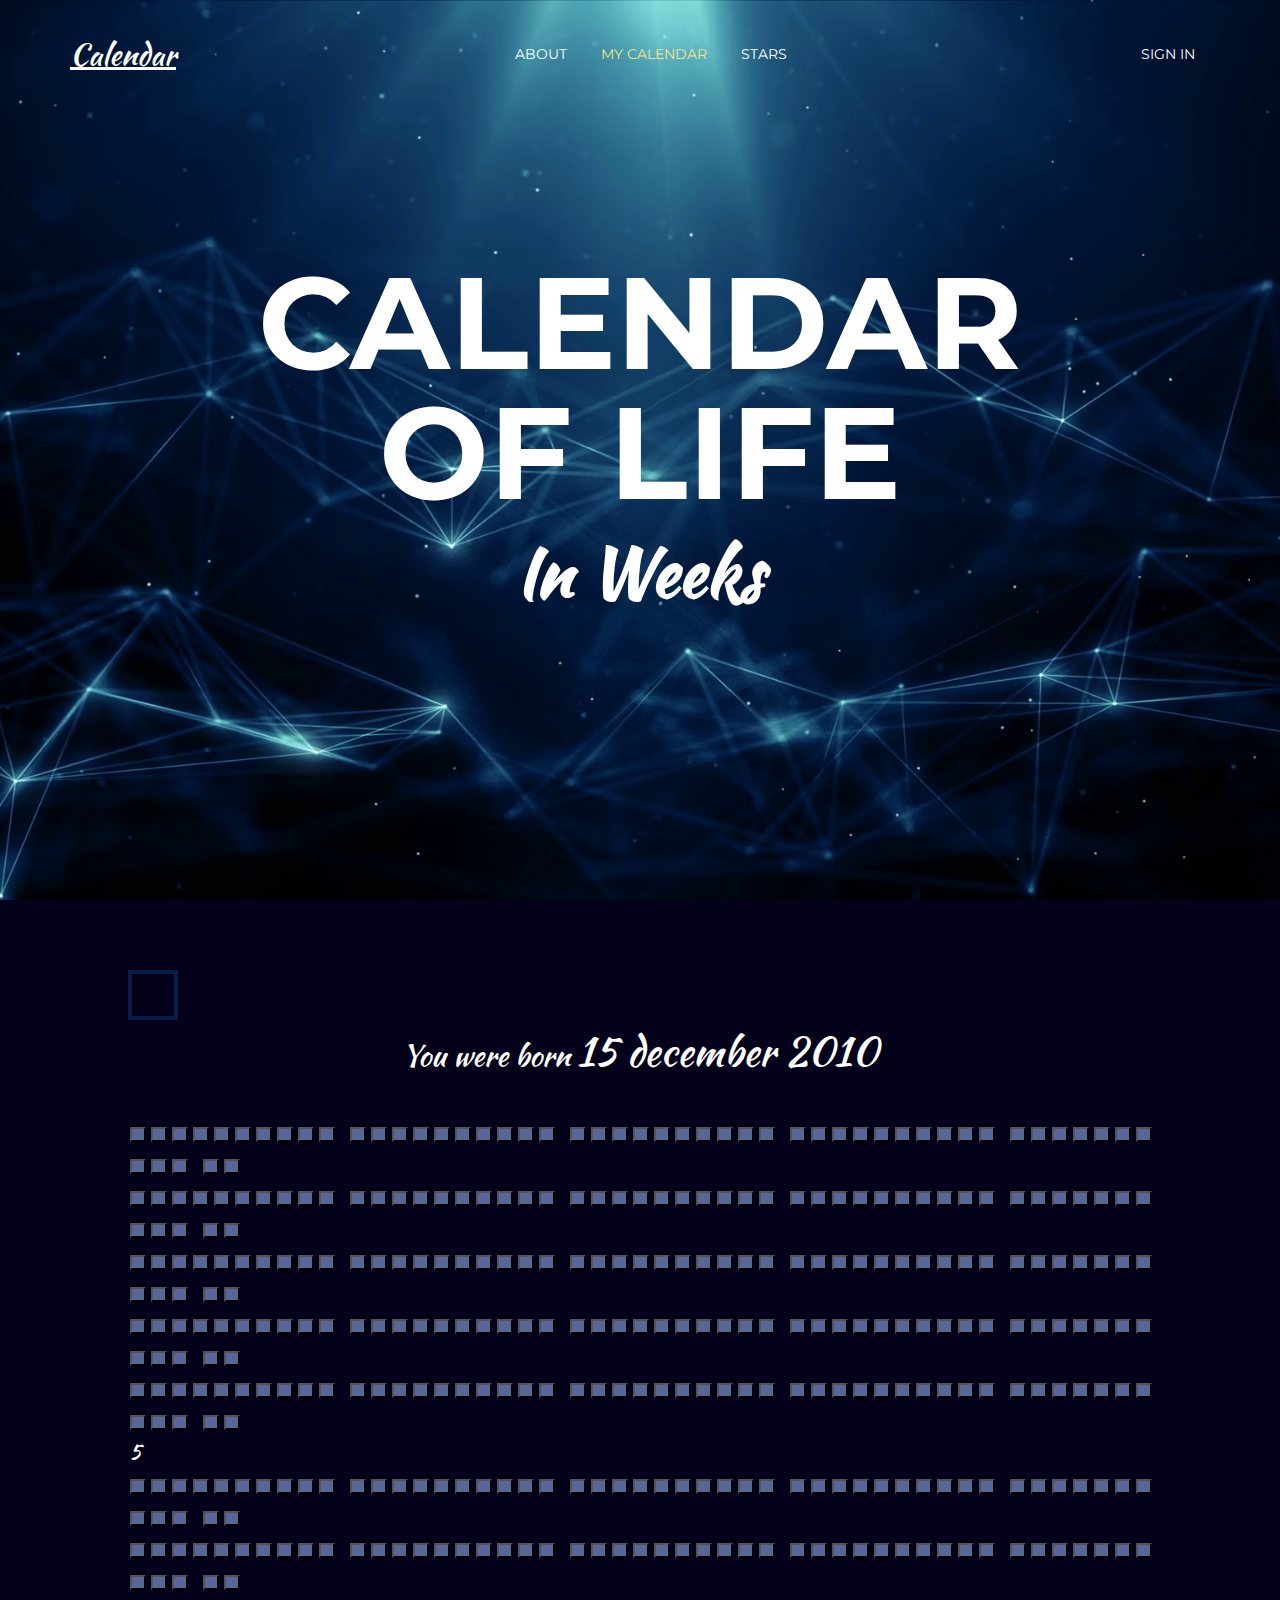
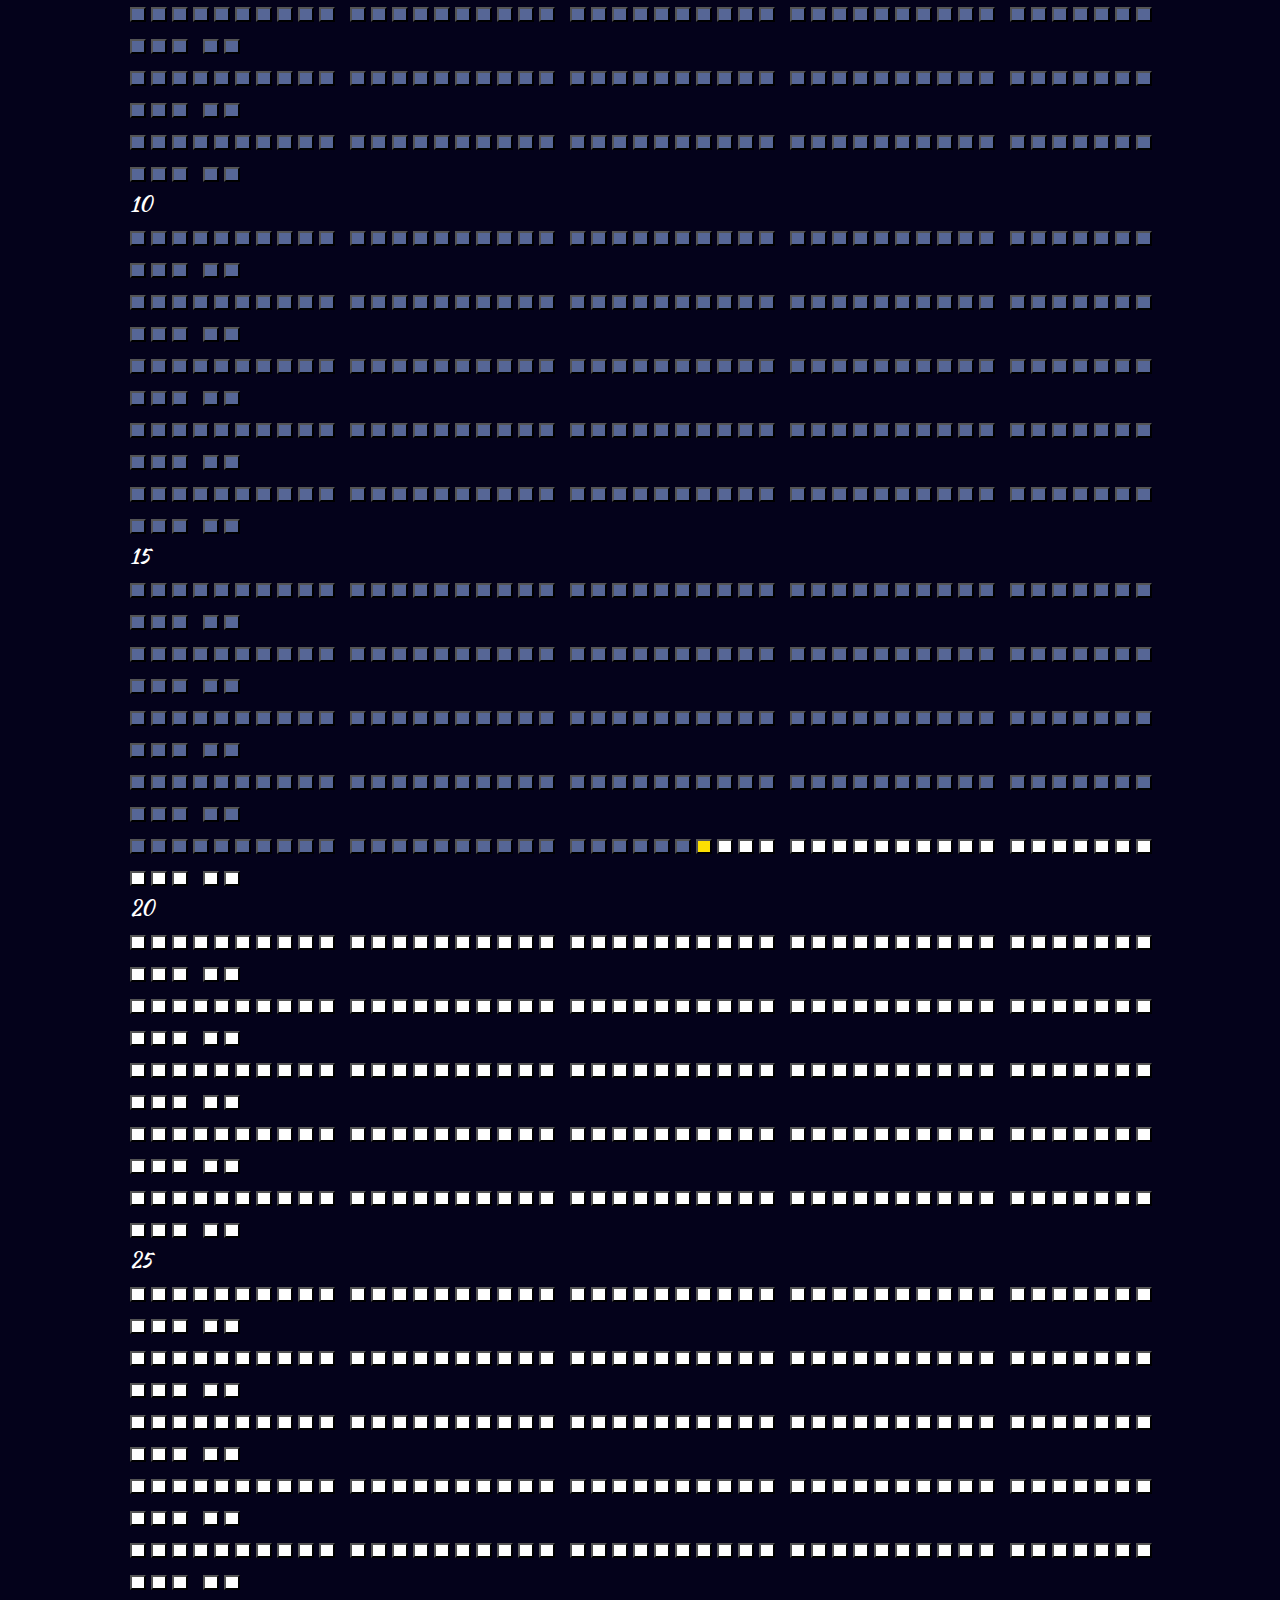
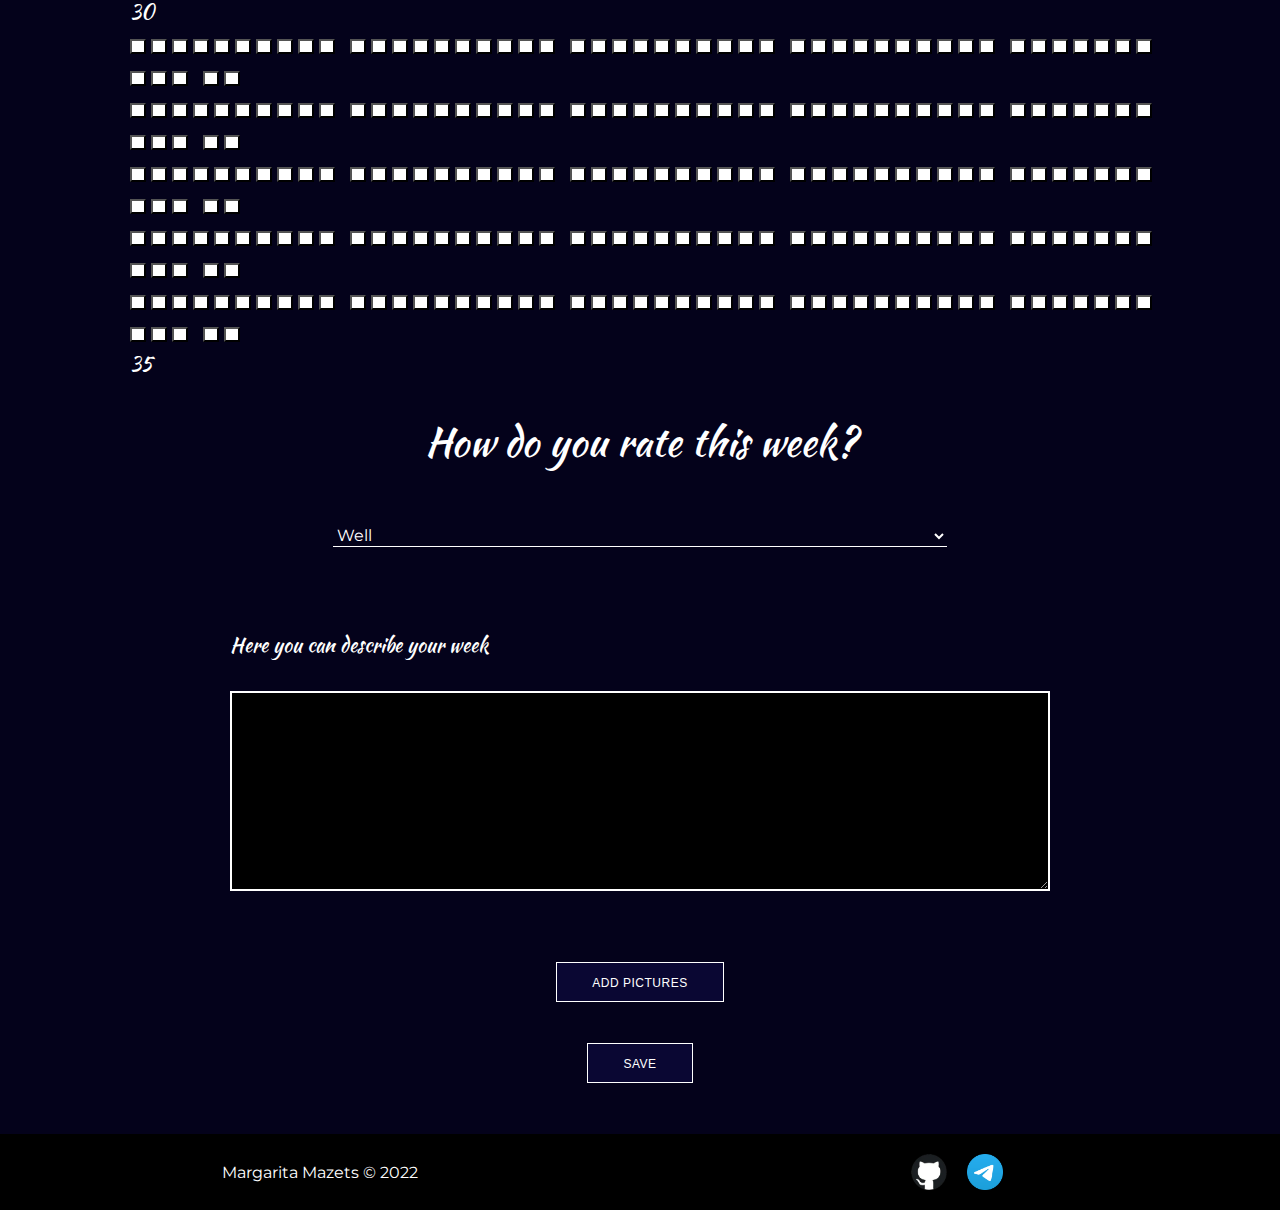
<file: index.html>
<!DOCTYPE html>
<html lang="en">
<head>
    <meta charset="UTF-8">
    <link rel="stylesheet" href="assets/css/style.css">
    <link href="https://fonts.googleapis.com/css2?family=Kaushan+Script&family=Montserrat:wght@100;400;700&display=swap" rel="stylesheet">
    <title>Calendar</title>
</head>
<body class="color">
	<header class="header">
		<div class="container">
			<div class="header_inner">	
				<a href="index.html" class="header_logo">Calendar</a>			
				<nav class="nav">
					<a class="nav_link" href="about.html">About</a>
					<a class="nav_link active" href="index.html">My calendar</a>
					<a class="nav_link" href="stars.html">Stars</a>
				</nav>
				<div class="header_signin">
					<a class="nav_link " href="logIn.html">Sign in</a>
				</div>
			</div>
		</div>
	</header>
	<div class="intro">
		<div class="container">
			<div class="intro_inner">
				<h1 class="intro_title">Calendar Of Life</h1>
				<h2 class="intro_suptitle">In Weeks</h2>
			</div>
		</div>
	</div>
	<main>
		<div class="article_container">
			<div class="loader">
				<span></span>
				<span></span>
				<span></span>
				<span></span>
			  </div>
				
			<div class="main-text" style="margin-bottom: 30px;">
				<span  style="font-size: 30px;">You were born </span>
				<span>15</span>
				<span>december</span>
				<span>2010</span>
			</div>
			<div class="calendar">
				<section class="life-grid">
					<div class="row">
						<div class="calendar-ten">
							<a href="#accesmant"><button type="button"class="colendar-button colendar-button-active"></button></a>
							<a href="#accesmant"><button type="button"class="colendar-button colendar-button-active"></button></a>
							<a href="#accesmant"><button type="button"class="colendar-button colendar-button-active"></button></a>
							<a href="#accesmant"><button type="button"class="colendar-button colendar-button-active"></button></a>
							<a href="#accesmant"><button type="button"class="colendar-button colendar-button-active"></button></a>
							<a href="#accesmant"><button type="button"class="colendar-button colendar-button-active"></button></a>
							<a href="#accesmant"><button type="button"class="colendar-button colendar-button-active"></button></a>
							<a href="#accesmant"><button type="button"class="colendar-button colendar-button-active"></button></a>
							<a href="#accesmant"><button type="button"class="colendar-button colendar-button-active"></button></a>
							<a href="#accesmant"><button type="button"class="colendar-button colendar-button-active"></button></a>
						</div>
						<div class="calendar-ten">
							<a href="#accesmant"><button type="button"class="colendar-button colendar-button-active"></button></a>
							<a href="#accesmant"><button type="button"class="colendar-button colendar-button-active"></button></a>
							<a href="#accesmant"><button type="button"class="colendar-button colendar-button-active"></button></a>
							<a href="#accesmant"><button type="button"class="colendar-button colendar-button-active"></button></a>
							<a href="#accesmant"><button type="button"class="colendar-button colendar-button-active"></button></a>
							<a href="#accesmant"><button type="button"class="colendar-button colendar-button-active"></button></a>
							<a href="#accesmant"><button type="button"class="colendar-button colendar-button-active"></button></a>
							<a href="#accesmant"><button type="button"class="colendar-button colendar-button-active"></button></a>
							<a href="#accesmant"><button type="button"class="colendar-button colendar-button-active"></button></a>
							<a href="#accesmant"><button type="button"class="colendar-button colendar-button-active"></button></a>
						</div>
						<div class="calendar-ten">
							<a href="#accesmant"><button type="button"class="colendar-button colendar-button-active"></button></a>
							<a href="#accesmant"><button type="button"class="colendar-button colendar-button-active"></button></a>
							<a href="#accesmant"><button type="button"class="colendar-button colendar-button-active"></button></a>
							<a href="#accesmant"><button type="button"class="colendar-button colendar-button-active"></button></a>
							<a href="#accesmant"><button type="button"class="colendar-button colendar-button-active"></button></a>
							<a href="#accesmant"><button type="button"class="colendar-button colendar-button-active"></button></a>
							<a href="#accesmant"><button type="button"class="colendar-button colendar-button-active"></button></a>
							<a href="#accesmant"><button type="button"class="colendar-button colendar-button-active"></button></a>
							<a href="#accesmant"><button type="button"class="colendar-button colendar-button-active"></button></a>
							<a href="#accesmant"><button type="button"class="colendar-button colendar-button-active"></button></a>
						</div>
						<div class="calendar-ten">
							<a href="#accesmant"><button type="button"class="colendar-button colendar-button-active"></button></a>
							<a href="#accesmant"><button type="button"class="colendar-button colendar-button-active"></button></a>
							<a href="#accesmant"><button type="button"class="colendar-button colendar-button-active"></button></a>
							<a href="#accesmant"><button type="button"class="colendar-button colendar-button-active"></button></a>
							<a href="#accesmant"><button type="button"class="colendar-button colendar-button-active"></button></a>
							<a href="#accesmant"><button type="button"class="colendar-button colendar-button-active"></button></a>
							<a href="#accesmant"><button type="button"class="colendar-button colendar-button-active"></button></a>
							<a href="#accesmant"><button type="button"class="colendar-button colendar-button-active"></button></a>
							<a href="#accesmant"><button type="button"class="colendar-button colendar-button-active"></button></a>
							<a href="#accesmant"><button type="button"class="colendar-button colendar-button-active"></button></a>
						</div>
						<div class="calendar-ten">
							<a href="#accesmant"><button type="button"class="colendar-button colendar-button-active"></button></a>
							<a href="#accesmant"><button type="button"class="colendar-button colendar-button-active"></button></a>
							<a href="#accesmant"><button type="button"class="colendar-button colendar-button-active"></button></a>
							<a href="#accesmant"><button type="button"class="colendar-button colendar-button-active"></button></a>
							<a href="#accesmant"><button type="button"class="colendar-button colendar-button-active"></button></a>
							<a href="#accesmant"><button type="button"class="colendar-button colendar-button-active"></button></a>
							<a href="#accesmant"><button type="button"class="colendar-button colendar-button-active"></button></a>
							<a href="#accesmant"><button type="button"class="colendar-button colendar-button-active"></button></a>
							<a href="#accesmant"><button type="button"class="colendar-button colendar-button-active"></button></a>
							<a href="#accesmant"><button type="button"class="colendar-button colendar-button-active"></button></a>
						</div>
						<div class="calendar-ten">
							<a href="#accesmant"><button type="button"class="colendar-button colendar-button-active"></button></a>
							<a href="#accesmant"><button type="button"class="colendar-button colendar-button-active"></button></a>
						</div>
					</div>
					<div class="row">
						<div class="calendar-ten">
							<a href="#accesmant"><button type="button"class="colendar-button colendar-button-active"></button></a>
							<a href="#accesmant"><button type="button"class="colendar-button colendar-button-active"></button></a>
							<a href="#accesmant"><button type="button"class="colendar-button colendar-button-active"></button></a>
							<a href="#accesmant"><button type="button"class="colendar-button colendar-button-active"></button></a>
							<a href="#accesmant"><button type="button"class="colendar-button colendar-button-active"></button></a>
							<a href="#accesmant"><button type="button"class="colendar-button colendar-button-active"></button></a>
							<a href="#accesmant"><button type="button"class="colendar-button colendar-button-active"></button></a>
							<a href="#accesmant"><button type="button"class="colendar-button colendar-button-active"></button></a>
							<a href="#accesmant"><button type="button"class="colendar-button colendar-button-active"></button></a>
							<a href="#accesmant"><button type="button"class="colendar-button colendar-button-active"></button></a>
						</div>
						<div class="calendar-ten">
							<a href="#accesmant"><button type="button"class="colendar-button colendar-button-active"></button></a>
							<a href="#accesmant"><button type="button"class="colendar-button colendar-button-active"></button></a>
							<a href="#accesmant"><button type="button"class="colendar-button colendar-button-active"></button></a>
							<a href="#accesmant"><button type="button"class="colendar-button colendar-button-active"></button></a>
							<a href="#accesmant"><button type="button"class="colendar-button colendar-button-active"></button></a>
							<a href="#accesmant"><button type="button"class="colendar-button colendar-button-active"></button></a>
							<a href="#accesmant"><button type="button"class="colendar-button colendar-button-active"></button></a>
							<a href="#accesmant"><button type="button"class="colendar-button colendar-button-active"></button></a>
							<a href="#accesmant"><button type="button"class="colendar-button colendar-button-active"></button></a>
							<a href="#accesmant"><button type="button"class="colendar-button colendar-button-active"></button></a>
						</div>
						<div class="calendar-ten">
							<a href="#accesmant"><button type="button"class="colendar-button colendar-button-active"></button></a>
							<a href="#accesmant"><button type="button"class="colendar-button colendar-button-active"></button></a>
							<a href="#accesmant"><button type="button"class="colendar-button colendar-button-active"></button></a>
							<a href="#accesmant"><button type="button"class="colendar-button colendar-button-active"></button></a>
							<a href="#accesmant"><button type="button"class="colendar-button colendar-button-active"></button></a>
							<a href="#accesmant"><button type="button"class="colendar-button colendar-button-active"></button></a>
							<a href="#accesmant"><button type="button"class="colendar-button colendar-button-active"></button></a>
							<a href="#accesmant"><button type="button"class="colendar-button colendar-button-active"></button></a>
							<a href="#accesmant"><button type="button"class="colendar-button colendar-button-active"></button></a>
							<a href="#accesmant"><button type="button"class="colendar-button colendar-button-active"></button></a>
						</div>
						<div class="calendar-ten">
							<a href="#accesmant"><button type="button"class="colendar-button colendar-button-active"></button></a>
							<a href="#accesmant"><button type="button"class="colendar-button colendar-button-active"></button></a>
							<a href="#accesmant"><button type="button"class="colendar-button colendar-button-active"></button></a>
							<a href="#accesmant"><button type="button"class="colendar-button colendar-button-active"></button></a>
							<a href="#accesmant"><button type="button"class="colendar-button colendar-button-active"></button></a>
							<a href="#accesmant"><button type="button"class="colendar-button colendar-button-active"></button></a>
							<a href="#accesmant"><button type="button"class="colendar-button colendar-button-active"></button></a>
							<a href="#accesmant"><button type="button"class="colendar-button colendar-button-active"></button></a>
							<a href="#accesmant"><button type="button"class="colendar-button colendar-button-active"></button></a>
							<a href="#accesmant"><button type="button"class="colendar-button colendar-button-active"></button></a>
						</div>
						<div class="calendar-ten">
							<a href="#accesmant"><button type="button"class="colendar-button colendar-button-active"></button></a>
							<a href="#accesmant"><button type="button"class="colendar-button colendar-button-active"></button></a>
							<a href="#accesmant"><button type="button"class="colendar-button colendar-button-active"></button></a>
							<a href="#accesmant"><button type="button"class="colendar-button colendar-button-active"></button></a>
							<a href="#accesmant"><button type="button"class="colendar-button colendar-button-active"></button></a>
							<a href="#accesmant"><button type="button"class="colendar-button colendar-button-active"></button></a>
							<a href="#accesmant"><button type="button"class="colendar-button colendar-button-active"></button></a>
							<a href="#accesmant"><button type="button"class="colendar-button colendar-button-active"></button></a>
							<a href="#accesmant"><button type="button"class="colendar-button colendar-button-active"></button></a>
							<a href="#accesmant"><button type="button"class="colendar-button colendar-button-active"></button></a>
						</div>
						<div class="calendar-ten">
							<a href="#accesmant"><button type="button"class="colendar-button colendar-button-active"></button></a>
							<a href="#accesmant"><button type="button"class="colendar-button colendar-button-active"></button></a>
						</div>
					</div>
					<div class="row">
						<div class="calendar-ten">
							<a href="#accesmant"><button type="button"class="colendar-button colendar-button-active"></button></a>
							<a href="#accesmant"><button type="button"class="colendar-button colendar-button-active"></button></a>
							<a href="#accesmant"><button type="button"class="colendar-button colendar-button-active"></button></a>
							<a href="#accesmant"><button type="button"class="colendar-button colendar-button-active"></button></a>
							<a href="#accesmant"><button type="button"class="colendar-button colendar-button-active"></button></a>
							<a href="#accesmant"><button type="button"class="colendar-button colendar-button-active"></button></a>
							<a href="#accesmant"><button type="button"class="colendar-button colendar-button-active"></button></a>
							<a href="#accesmant"><button type="button"class="colendar-button colendar-button-active"></button></a>
							<a href="#accesmant"><button type="button"class="colendar-button colendar-button-active"></button></a>
							<a href="#accesmant"><button type="button"class="colendar-button colendar-button-active"></button></a>
						</div>
						<div class="calendar-ten">
							<a href="#accesmant"><button type="button"class="colendar-button colendar-button-active"></button></a>
							<a href="#accesmant"><button type="button"class="colendar-button colendar-button-active"></button></a>
							<a href="#accesmant"><button type="button"class="colendar-button colendar-button-active"></button></a>
							<a href="#accesmant"><button type="button"class="colendar-button colendar-button-active"></button></a>
							<a href="#accesmant"><button type="button"class="colendar-button colendar-button-active"></button></a>
							<a href="#accesmant"><button type="button"class="colendar-button colendar-button-active"></button></a>
							<a href="#accesmant"><button type="button"class="colendar-button colendar-button-active"></button></a>
							<a href="#accesmant"><button type="button"class="colendar-button colendar-button-active"></button></a>
							<a href="#accesmant"><button type="button"class="colendar-button colendar-button-active"></button></a>
							<a href="#accesmant"><button type="button"class="colendar-button colendar-button-active"></button></a>
						</div>
						<div class="calendar-ten">
							<a href="#accesmant"><button type="button"class="colendar-button colendar-button-active"></button></a>
							<a href="#accesmant"><button type="button"class="colendar-button colendar-button-active"></button></a>
							<a href="#accesmant"><button type="button"class="colendar-button colendar-button-active"></button></a>
							<a href="#accesmant"><button type="button"class="colendar-button colendar-button-active"></button></a>
							<a href="#accesmant"><button type="button"class="colendar-button colendar-button-active"></button></a>
							<a href="#accesmant"><button type="button"class="colendar-button colendar-button-active"></button></a>
							<a href="#accesmant"><button type="button"class="colendar-button colendar-button-active"></button></a>
							<a href="#accesmant"><button type="button"class="colendar-button colendar-button-active"></button></a>
							<a href="#accesmant"><button type="button"class="colendar-button colendar-button-active"></button></a>
							<a href="#accesmant"><button type="button"class="colendar-button colendar-button-active"></button></a>
						</div>
						<div class="calendar-ten">
							<a href="#accesmant"><button type="button"class="colendar-button colendar-button-active"></button></a>
							<a href="#accesmant"><button type="button"class="colendar-button colendar-button-active"></button></a>
							<a href="#accesmant"><button type="button"class="colendar-button colendar-button-active"></button></a>
							<a href="#accesmant"><button type="button"class="colendar-button colendar-button-active"></button></a>
							<a href="#accesmant"><button type="button"class="colendar-button colendar-button-active"></button></a>
							<a href="#accesmant"><button type="button"class="colendar-button colendar-button-active"></button></a>
							<a href="#accesmant"><button type="button"class="colendar-button colendar-button-active"></button></a>
							<a href="#accesmant"><button type="button"class="colendar-button colendar-button-active"></button></a>
							<a href="#accesmant"><button type="button"class="colendar-button colendar-button-active"></button></a>
							<a href="#accesmant"><button type="button"class="colendar-button colendar-button-active"></button></a>
						</div>
						<div class="calendar-ten">
							<a href="#accesmant"><button type="button"class="colendar-button colendar-button-active"></button></a>
							<a href="#accesmant"><button type="button"class="colendar-button colendar-button-active"></button></a>
							<a href="#accesmant"><button type="button"class="colendar-button colendar-button-active"></button></a>
							<a href="#accesmant"><button type="button"class="colendar-button colendar-button-active"></button></a>
							<a href="#accesmant"><button type="button"class="colendar-button colendar-button-active"></button></a>
							<a href="#accesmant"><button type="button"class="colendar-button colendar-button-active"></button></a>
							<a href="#accesmant"><button type="button"class="colendar-button colendar-button-active"></button></a>
							<a href="#accesmant"><button type="button"class="colendar-button colendar-button-active"></button></a>
							<a href="#accesmant"><button type="button"class="colendar-button colendar-button-active"></button></a>
							<a href="#accesmant"><button type="button"class="colendar-button colendar-button-active"></button></a>
						</div>
						<div class="calendar-ten">
							<a href="#accesmant"><button type="button"class="colendar-button colendar-button-active"></button></a>
							<a href="#accesmant"><button type="button"class="colendar-button colendar-button-active"></button></a>
						</div>
					</div>
					<div class="row">
						<div class="calendar-ten">
							<a href="#accesmant"><button type="button"class="colendar-button colendar-button-active"></button></a>
							<a href="#accesmant"><button type="button"class="colendar-button colendar-button-active"></button></a>
							<a href="#accesmant"><button type="button"class="colendar-button colendar-button-active"></button></a>
							<a href="#accesmant"><button type="button"class="colendar-button colendar-button-active"></button></a>
							<a href="#accesmant"><button type="button"class="colendar-button colendar-button-active"></button></a>
							<a href="#accesmant"><button type="button"class="colendar-button colendar-button-active"></button></a>
							<a href="#accesmant"><button type="button"class="colendar-button colendar-button-active"></button></a>
							<a href="#accesmant"><button type="button"class="colendar-button colendar-button-active"></button></a>
							<a href="#accesmant"><button type="button"class="colendar-button colendar-button-active"></button></a>
							<a href="#accesmant"><button type="button"class="colendar-button colendar-button-active"></button></a>
						</div>
						<div class="calendar-ten">
							<a href="#accesmant"><button type="button"class="colendar-button colendar-button-active"></button></a>
							<a href="#accesmant"><button type="button"class="colendar-button colendar-button-active"></button></a>
							<a href="#accesmant"><button type="button"class="colendar-button colendar-button-active"></button></a>
							<a href="#accesmant"><button type="button"class="colendar-button colendar-button-active"></button></a>
							<a href="#accesmant"><button type="button"class="colendar-button colendar-button-active"></button></a>
							<a href="#accesmant"><button type="button"class="colendar-button colendar-button-active"></button></a>
							<a href="#accesmant"><button type="button"class="colendar-button colendar-button-active"></button></a>
							<a href="#accesmant"><button type="button"class="colendar-button colendar-button-active"></button></a>
							<a href="#accesmant"><button type="button"class="colendar-button colendar-button-active"></button></a>
							<a href="#accesmant"><button type="button"class="colendar-button colendar-button-active"></button></a>
						</div>
						<div class="calendar-ten">
							<a href="#accesmant"><button type="button"class="colendar-button colendar-button-active"></button></a>
							<a href="#accesmant"><button type="button"class="colendar-button colendar-button-active"></button></a>
							<a href="#accesmant"><button type="button"class="colendar-button colendar-button-active"></button></a>
							<a href="#accesmant"><button type="button"class="colendar-button colendar-button-active"></button></a>
							<a href="#accesmant"><button type="button"class="colendar-button colendar-button-active"></button></a>
							<a href="#accesmant"><button type="button"class="colendar-button colendar-button-active"></button></a>
							<a href="#accesmant"><button type="button"class="colendar-button colendar-button-active"></button></a>
							<a href="#accesmant"><button type="button"class="colendar-button colendar-button-active"></button></a>
							<a href="#accesmant"><button type="button"class="colendar-button colendar-button-active"></button></a>
							<a href="#accesmant"><button type="button"class="colendar-button colendar-button-active"></button></a>
						</div>
						<div class="calendar-ten">
							<a href="#accesmant"><button type="button"class="colendar-button colendar-button-active"></button></a>
							<a href="#accesmant"><button type="button"class="colendar-button colendar-button-active"></button></a>
							<a href="#accesmant"><button type="button"class="colendar-button colendar-button-active"></button></a>
							<a href="#accesmant"><button type="button"class="colendar-button colendar-button-active"></button></a>
							<a href="#accesmant"><button type="button"class="colendar-button colendar-button-active"></button></a>
							<a href="#accesmant"><button type="button"class="colendar-button colendar-button-active"></button></a>
							<a href="#accesmant"><button type="button"class="colendar-button colendar-button-active"></button></a>
							<a href="#accesmant"><button type="button"class="colendar-button colendar-button-active"></button></a>
							<a href="#accesmant"><button type="button"class="colendar-button colendar-button-active"></button></a>
							<a href="#accesmant"><button type="button"class="colendar-button colendar-button-active"></button></a>
						</div>
						<div class="calendar-ten">
							<a href="#accesmant"><button type="button"class="colendar-button colendar-button-active"></button></a>
							<a href="#accesmant"><button type="button"class="colendar-button colendar-button-active"></button></a>
							<a href="#accesmant"><button type="button"class="colendar-button colendar-button-active"></button></a>
							<a href="#accesmant"><button type="button"class="colendar-button colendar-button-active"></button></a>
							<a href="#accesmant"><button type="button"class="colendar-button colendar-button-active"></button></a>
							<a href="#accesmant"><button type="button"class="colendar-button colendar-button-active"></button></a>
							<a href="#accesmant"><button type="button"class="colendar-button colendar-button-active"></button></a>
							<a href="#accesmant"><button type="button"class="colendar-button colendar-button-active"></button></a>
							<a href="#accesmant"><button type="button"class="colendar-button colendar-button-active"></button></a>
							<a href="#accesmant"><button type="button"class="colendar-button colendar-button-active"></button></a>
						</div>
						<div class="calendar-ten">
							<a href="#accesmant"><button type="button"class="colendar-button colendar-button-active"></button></a>
							<a href="#accesmant"><button type="button"class="colendar-button colendar-button-active"></button></a>
						</div>
					</div>
					<div class="row">
						<div class="calendar-ten">
							<a href="#accesmant"><button type="button"class="colendar-button colendar-button-active"></button></a>
							<a href="#accesmant"><button type="button"class="colendar-button colendar-button-active"></button></a>
							<a href="#accesmant"><button type="button"class="colendar-button colendar-button-active"></button></a>
							<a href="#accesmant"><button type="button"class="colendar-button colendar-button-active"></button></a>
							<a href="#accesmant"><button type="button"class="colendar-button colendar-button-active"></button></a>
							<a href="#accesmant"><button type="button"class="colendar-button colendar-button-active"></button></a>
							<a href="#accesmant"><button type="button"class="colendar-button colendar-button-active"></button></a>
							<a href="#accesmant"><button type="button"class="colendar-button colendar-button-active"></button></a>
							<a href="#accesmant"><button type="button"class="colendar-button colendar-button-active"></button></a>
							<a href="#accesmant"><button type="button"class="colendar-button colendar-button-active"></button></a>
						</div>
						<div class="calendar-ten">
							<a href="#accesmant"><button type="button"class="colendar-button colendar-button-active"></button></a>
							<a href="#accesmant"><button type="button"class="colendar-button colendar-button-active"></button></a>
							<a href="#accesmant"><button type="button"class="colendar-button colendar-button-active"></button></a>
							<a href="#accesmant"><button type="button"class="colendar-button colendar-button-active"></button></a>
							<a href="#accesmant"><button type="button"class="colendar-button colendar-button-active"></button></a>
							<a href="#accesmant"><button type="button"class="colendar-button colendar-button-active"></button></a>
							<a href="#accesmant"><button type="button"class="colendar-button colendar-button-active"></button></a>
							<a href="#accesmant"><button type="button"class="colendar-button colendar-button-active"></button></a>
							<a href="#accesmant"><button type="button"class="colendar-button colendar-button-active"></button></a>
							<a href="#accesmant"><button type="button"class="colendar-button colendar-button-active"></button></a>
						</div>
						<div class="calendar-ten">
							<a href="#accesmant"><button type="button"class="colendar-button colendar-button-active"></button></a>
							<a href="#accesmant"><button type="button"class="colendar-button colendar-button-active"></button></a>
							<a href="#accesmant"><button type="button"class="colendar-button colendar-button-active"></button></a>
							<a href="#accesmant"><button type="button"class="colendar-button colendar-button-active"></button></a>
							<a href="#accesmant"><button type="button"class="colendar-button colendar-button-active"></button></a>
							<a href="#accesmant"><button type="button"class="colendar-button colendar-button-active"></button></a>
							<a href="#accesmant"><button type="button"class="colendar-button colendar-button-active"></button></a>
							<a href="#accesmant"><button type="button"class="colendar-button colendar-button-active"></button></a>
							<a href="#accesmant"><button type="button"class="colendar-button colendar-button-active"></button></a>
							<a href="#accesmant"><button type="button"class="colendar-button colendar-button-active"></button></a>
						</div>
						<div class="calendar-ten">
							<a href="#accesmant"><button type="button"class="colendar-button colendar-button-active"></button></a>
							<a href="#accesmant"><button type="button"class="colendar-button colendar-button-active"></button></a>
							<a href="#accesmant"><button type="button"class="colendar-button colendar-button-active"></button></a>
							<a href="#accesmant"><button type="button"class="colendar-button colendar-button-active"></button></a>
							<a href="#accesmant"><button type="button"class="colendar-button colendar-button-active"></button></a>
							<a href="#accesmant"><button type="button"class="colendar-button colendar-button-active"></button></a>
							<a href="#accesmant"><button type="button"class="colendar-button colendar-button-active"></button></a>
							<a href="#accesmant"><button type="button"class="colendar-button colendar-button-active"></button></a>
							<a href="#accesmant"><button type="button"class="colendar-button colendar-button-active"></button></a>
							<a href="#accesmant"><button type="button"class="colendar-button colendar-button-active"></button></a>
						</div>
						<div class="calendar-ten">
							<a href="#accesmant"><button type="button"class="colendar-button colendar-button-active"></button></a>
							<a href="#accesmant"><button type="button"class="colendar-button colendar-button-active"></button></a>
							<a href="#accesmant"><button type="button"class="colendar-button colendar-button-active"></button></a>
							<a href="#accesmant"><button type="button"class="colendar-button colendar-button-active"></button></a>
							<a href="#accesmant"><button type="button"class="colendar-button colendar-button-active"></button></a>
							<a href="#accesmant"><button type="button"class="colendar-button colendar-button-active"></button></a>
							<a href="#accesmant"><button type="button"class="colendar-button colendar-button-active"></button></a>
							<a href="#accesmant"><button type="button"class="colendar-button colendar-button-active"></button></a>
							<a href="#accesmant"><button type="button"class="colendar-button colendar-button-active"></button></a>
							<a href="#accesmant"><button type="button"class="colendar-button colendar-button-active"></button></a>
						</div>
						<div class="calendar-ten">
							<a href="#accesmant"><button type="button"class="colendar-button colendar-button-active"></button></a>
							<a href="#accesmant"><button type="button"class="colendar-button colendar-button-active"></button></a>
						</div>
					</div>
					<div class="year" style="top: 65px; color:white">5</div>
					<div class="row">
						<div class="calendar-ten">
							<a href="#accesmant"><button type="button"class="colendar-button colendar-button-active"></button></a>
							<a href="#accesmant"><button type="button"class="colendar-button colendar-button-active"></button></a>
							<a href="#accesmant"><button type="button"class="colendar-button colendar-button-active"></button></a>
							<a href="#accesmant"><button type="button"class="colendar-button colendar-button-active"></button></a>
							<a href="#accesmant"><button type="button"class="colendar-button colendar-button-active"></button></a>
							<a href="#accesmant"><button type="button"class="colendar-button colendar-button-active"></button></a>
							<a href="#accesmant"><button type="button"class="colendar-button colendar-button-active"></button></a>
							<a href="#accesmant"><button type="button"class="colendar-button colendar-button-active"></button></a>
							<a href="#accesmant"><button type="button"class="colendar-button colendar-button-active"></button></a>
							<a href="#accesmant"><button type="button"class="colendar-button colendar-button-active"></button></a>
						</div>
						<div class="calendar-ten">
							<a href="#accesmant"><button type="button"class="colendar-button colendar-button-active"></button></a>
							<a href="#accesmant"><button type="button"class="colendar-button colendar-button-active"></button></a>
							<a href="#accesmant"><button type="button"class="colendar-button colendar-button-active"></button></a>
							<a href="#accesmant"><button type="button"class="colendar-button colendar-button-active"></button></a>
							<a href="#accesmant"><button type="button"class="colendar-button colendar-button-active"></button></a>
							<a href="#accesmant"><button type="button"class="colendar-button colendar-button-active"></button></a>
							<a href="#accesmant"><button type="button"class="colendar-button colendar-button-active"></button></a>
							<a href="#accesmant"><button type="button"class="colendar-button colendar-button-active"></button></a>
							<a href="#accesmant"><button type="button"class="colendar-button colendar-button-active"></button></a>
							<a href="#accesmant"><button type="button"class="colendar-button colendar-button-active"></button></a>
						</div>
						<div class="calendar-ten">
							<a href="#accesmant"><button type="button"class="colendar-button colendar-button-active"></button></a>
							<a href="#accesmant"><button type="button"class="colendar-button colendar-button-active"></button></a>
							<a href="#accesmant"><button type="button"class="colendar-button colendar-button-active"></button></a>
							<a href="#accesmant"><button type="button"class="colendar-button colendar-button-active"></button></a>
							<a href="#accesmant"><button type="button"class="colendar-button colendar-button-active"></button></a>
							<a href="#accesmant"><button type="button"class="colendar-button colendar-button-active"></button></a>
							<a href="#accesmant"><button type="button"class="colendar-button colendar-button-active"></button></a>
							<a href="#accesmant"><button type="button"class="colendar-button colendar-button-active"></button></a>
							<a href="#accesmant"><button type="button"class="colendar-button colendar-button-active"></button></a>
							<a href="#accesmant"><button type="button"class="colendar-button colendar-button-active"></button></a>
						</div>
						<div class="calendar-ten">
							<a href="#accesmant"><button type="button"class="colendar-button colendar-button-active"></button></a>
							<a href="#accesmant"><button type="button"class="colendar-button colendar-button-active"></button></a>
							<a href="#accesmant"><button type="button"class="colendar-button colendar-button-active"></button></a>
							<a href="#accesmant"><button type="button"class="colendar-button colendar-button-active"></button></a>
							<a href="#accesmant"><button type="button"class="colendar-button colendar-button-active"></button></a>
							<a href="#accesmant"><button type="button"class="colendar-button colendar-button-active"></button></a>
							<a href="#accesmant"><button type="button"class="colendar-button colendar-button-active"></button></a>
							<a href="#accesmant"><button type="button"class="colendar-button colendar-button-active"></button></a>
							<a href="#accesmant"><button type="button"class="colendar-button colendar-button-active"></button></a>
							<a href="#accesmant"><button type="button"class="colendar-button colendar-button-active"></button></a>
						</div>
						<div class="calendar-ten">
							<a href="#accesmant"><button type="button"class="colendar-button colendar-button-active"></button></a>
							<a href="#accesmant"><button type="button"class="colendar-button colendar-button-active"></button></a>
							<a href="#accesmant"><button type="button"class="colendar-button colendar-button-active"></button></a>
							<a href="#accesmant"><button type="button"class="colendar-button colendar-button-active"></button></a>
							<a href="#accesmant"><button type="button"class="colendar-button colendar-button-active"></button></a>
							<a href="#accesmant"><button type="button"class="colendar-button colendar-button-active"></button></a>
							<a href="#accesmant"><button type="button"class="colendar-button colendar-button-active"></button></a>
							<a href="#accesmant"><button type="button"class="colendar-button colendar-button-active"></button></a>
							<a href="#accesmant"><button type="button"class="colendar-button colendar-button-active"></button></a>
							<a href="#accesmant"><button type="button"class="colendar-button colendar-button-active"></button></a>
						</div>
						<div class="calendar-ten">
							<a href="#accesmant"><button type="button"class="colendar-button colendar-button-active"></button></a>
							<a href="#accesmant"><button type="button"class="colendar-button colendar-button-active"></button></a>
						</div>
					</div>
					<div class="row">
						<div class="calendar-ten">
							<a href="#accesmant"><button type="button"class="colendar-button colendar-button-active"></button></a>
							<a href="#accesmant"><button type="button"class="colendar-button colendar-button-active"></button></a>
							<a href="#accesmant"><button type="button"class="colendar-button colendar-button-active"></button></a>
							<a href="#accesmant"><button type="button"class="colendar-button colendar-button-active"></button></a>
							<a href="#accesmant"><button type="button"class="colendar-button colendar-button-active"></button></a>
							<a href="#accesmant"><button type="button"class="colendar-button colendar-button-active"></button></a>
							<a href="#accesmant"><button type="button"class="colendar-button colendar-button-active"></button></a>
							<a href="#accesmant"><button type="button"class="colendar-button colendar-button-active"></button></a>
							<a href="#accesmant"><button type="button"class="colendar-button colendar-button-active"></button></a>
							<a href="#accesmant"><button type="button"class="colendar-button colendar-button-active"></button></a>
						</div>
						<div class="calendar-ten">
							<a href="#accesmant"><button type="button"class="colendar-button colendar-button-active"></button></a>
							<a href="#accesmant"><button type="button"class="colendar-button colendar-button-active"></button></a>
							<a href="#accesmant"><button type="button"class="colendar-button colendar-button-active"></button></a>
							<a href="#accesmant"><button type="button"class="colendar-button colendar-button-active"></button></a>
							<a href="#accesmant"><button type="button"class="colendar-button colendar-button-active"></button></a>
							<a href="#accesmant"><button type="button"class="colendar-button colendar-button-active"></button></a>
							<a href="#accesmant"><button type="button"class="colendar-button colendar-button-active"></button></a>
							<a href="#accesmant"><button type="button"class="colendar-button colendar-button-active"></button></a>
							<a href="#accesmant"><button type="button"class="colendar-button colendar-button-active"></button></a>
							<a href="#accesmant"><button type="button"class="colendar-button colendar-button-active"></button></a>
						</div>
						<div class="calendar-ten">
							<a href="#accesmant"><button type="button"class="colendar-button colendar-button-active"></button></a>
							<a href="#accesmant"><button type="button"class="colendar-button colendar-button-active"></button></a>
							<a href="#accesmant"><button type="button"class="colendar-button colendar-button-active"></button></a>
							<a href="#accesmant"><button type="button"class="colendar-button colendar-button-active"></button></a>
							<a href="#accesmant"><button type="button"class="colendar-button colendar-button-active"></button></a>
							<a href="#accesmant"><button type="button"class="colendar-button colendar-button-active"></button></a>
							<a href="#accesmant"><button type="button"class="colendar-button colendar-button-active"></button></a>
							<a href="#accesmant"><button type="button"class="colendar-button colendar-button-active"></button></a>
							<a href="#accesmant"><button type="button"class="colendar-button colendar-button-active"></button></a>
							<a href="#accesmant"><button type="button"class="colendar-button colendar-button-active"></button></a>
						</div>
						<div class="calendar-ten">
							<a href="#accesmant"><button type="button"class="colendar-button colendar-button-active"></button></a>
							<a href="#accesmant"><button type="button"class="colendar-button colendar-button-active"></button></a>
							<a href="#accesmant"><button type="button"class="colendar-button colendar-button-active"></button></a>
							<a href="#accesmant"><button type="button"class="colendar-button colendar-button-active"></button></a>
							<a href="#accesmant"><button type="button"class="colendar-button colendar-button-active"></button></a>
							<a href="#accesmant"><button type="button"class="colendar-button colendar-button-active"></button></a>
							<a href="#accesmant"><button type="button"class="colendar-button colendar-button-active"></button></a>
							<a href="#accesmant"><button type="button"class="colendar-button colendar-button-active"></button></a>
							<a href="#accesmant"><button type="button"class="colendar-button colendar-button-active"></button></a>
							<a href="#accesmant"><button type="button"class="colendar-button colendar-button-active"></button></a>
						</div>
						<div class="calendar-ten">
							<a href="#accesmant"><button type="button"class="colendar-button colendar-button-active"></button></a>
							<a href="#accesmant"><button type="button"class="colendar-button colendar-button-active"></button></a>
							<a href="#accesmant"><button type="button"class="colendar-button colendar-button-active"></button></a>
							<a href="#accesmant"><button type="button"class="colendar-button colendar-button-active"></button></a>
							<a href="#accesmant"><button type="button"class="colendar-button colendar-button-active"></button></a>
							<a href="#accesmant"><button type="button"class="colendar-button colendar-button-active"></button></a>
							<a href="#accesmant"><button type="button"class="colendar-button colendar-button-active"></button></a>
							<a href="#accesmant"><button type="button"class="colendar-button colendar-button-active"></button></a>
							<a href="#accesmant"><button type="button"class="colendar-button colendar-button-active"></button></a>
							<a href="#accesmant"><button type="button"class="colendar-button colendar-button-active"></button></a>
						</div>
						<div class="calendar-ten">
							<a href="#accesmant"><button type="button"class="colendar-button colendar-button-active"></button></a>
							<a href="#accesmant"><button type="button"class="colendar-button colendar-button-active"></button></a>
						</div>
					</div>
					<div class="row">
						<div class="calendar-ten">
							<a href="#accesmant"><button type="button"class="colendar-button colendar-button-active"></button></a>
							<a href="#accesmant"><button type="button"class="colendar-button colendar-button-active"></button></a>
							<a href="#accesmant"><button type="button"class="colendar-button colendar-button-active"></button></a>
							<a href="#accesmant"><button type="button"class="colendar-button colendar-button-active"></button></a>
							<a href="#accesmant"><button type="button"class="colendar-button colendar-button-active"></button></a>
							<a href="#accesmant"><button type="button"class="colendar-button colendar-button-active"></button></a>
							<a href="#accesmant"><button type="button"class="colendar-button colendar-button-active"></button></a>
							<a href="#accesmant"><button type="button"class="colendar-button colendar-button-active"></button></a>
							<a href="#accesmant"><button type="button"class="colendar-button colendar-button-active"></button></a>
							<a href="#accesmant"><button type="button"class="colendar-button colendar-button-active"></button></a>
						</div>
						<div class="calendar-ten">
							<a href="#accesmant"><button type="button"class="colendar-button colendar-button-active"></button></a>
							<a href="#accesmant"><button type="button"class="colendar-button colendar-button-active"></button></a>
							<a href="#accesmant"><button type="button"class="colendar-button colendar-button-active"></button></a>
							<a href="#accesmant"><button type="button"class="colendar-button colendar-button-active"></button></a>
							<a href="#accesmant"><button type="button"class="colendar-button colendar-button-active"></button></a>
							<a href="#accesmant"><button type="button"class="colendar-button colendar-button-active"></button></a>
							<a href="#accesmant"><button type="button"class="colendar-button colendar-button-active"></button></a>
							<a href="#accesmant"><button type="button"class="colendar-button colendar-button-active"></button></a>
							<a href="#accesmant"><button type="button"class="colendar-button colendar-button-active"></button></a>
							<a href="#accesmant"><button type="button"class="colendar-button colendar-button-active"></button></a>
						</div>
						<div class="calendar-ten">
							<a href="#accesmant"><button type="button"class="colendar-button colendar-button-active"></button></a>
							<a href="#accesmant"><button type="button"class="colendar-button colendar-button-active"></button></a>
							<a href="#accesmant"><button type="button"class="colendar-button colendar-button-active"></button></a>
							<a href="#accesmant"><button type="button"class="colendar-button colendar-button-active"></button></a>
							<a href="#accesmant"><button type="button"class="colendar-button colendar-button-active"></button></a>
							<a href="#accesmant"><button type="button"class="colendar-button colendar-button-active"></button></a>
							<a href="#accesmant"><button type="button"class="colendar-button colendar-button-active"></button></a>
							<a href="#accesmant"><button type="button"class="colendar-button colendar-button-active"></button></a>
							<a href="#accesmant"><button type="button"class="colendar-button colendar-button-active"></button></a>
							<a href="#accesmant"><button type="button"class="colendar-button colendar-button-active"></button></a>
						</div>
						<div class="calendar-ten">
							<a href="#accesmant"><button type="button"class="colendar-button colendar-button-active"></button></a>
							<a href="#accesmant"><button type="button"class="colendar-button colendar-button-active"></button></a>
							<a href="#accesmant"><button type="button"class="colendar-button colendar-button-active"></button></a>
							<a href="#accesmant"><button type="button"class="colendar-button colendar-button-active"></button></a>
							<a href="#accesmant"><button type="button"class="colendar-button colendar-button-active"></button></a>
							<a href="#accesmant"><button type="button"class="colendar-button colendar-button-active"></button></a>
							<a href="#accesmant"><button type="button"class="colendar-button colendar-button-active"></button></a>
							<a href="#accesmant"><button type="button"class="colendar-button colendar-button-active"></button></a>
							<a href="#accesmant"><button type="button"class="colendar-button colendar-button-active"></button></a>
							<a href="#accesmant"><button type="button"class="colendar-button colendar-button-active"></button></a>
						</div>
						<div class="calendar-ten">
							<a href="#accesmant"><button type="button"class="colendar-button colendar-button-active"></button></a>
							<a href="#accesmant"><button type="button"class="colendar-button colendar-button-active"></button></a>
							<a href="#accesmant"><button type="button"class="colendar-button colendar-button-active"></button></a>
							<a href="#accesmant"><button type="button"class="colendar-button colendar-button-active"></button></a>
							<a href="#accesmant"><button type="button"class="colendar-button colendar-button-active"></button></a>
							<a href="#accesmant"><button type="button"class="colendar-button colendar-button-active"></button></a>
							<a href="#accesmant"><button type="button"class="colendar-button colendar-button-active"></button></a>
							<a href="#accesmant"><button type="button"class="colendar-button colendar-button-active"></button></a>
							<a href="#accesmant"><button type="button"class="colendar-button colendar-button-active"></button></a>
							<a href="#accesmant"><button type="button"class="colendar-button colendar-button-active"></button></a>
						</div>
						<div class="calendar-ten">
							<a href="#accesmant"><button type="button"class="colendar-button colendar-button-active"></button></a>
							<a href="#accesmant"><button type="button"class="colendar-button colendar-button-active"></button></a>
						</div>
					</div>
					<div class="row">
						<div class="calendar-ten">
							<a href="#accesmant"><button type="button"class="colendar-button colendar-button-active"></button></a>
							<a href="#accesmant"><button type="button"class="colendar-button colendar-button-active"></button></a>
							<a href="#accesmant"><button type="button"class="colendar-button colendar-button-active"></button></a>
							<a href="#accesmant"><button type="button"class="colendar-button colendar-button-active"></button></a>
							<a href="#accesmant"><button type="button"class="colendar-button colendar-button-active"></button></a>
							<a href="#accesmant"><button type="button"class="colendar-button colendar-button-active"></button></a>
							<a href="#accesmant"><button type="button"class="colendar-button colendar-button-active"></button></a>
							<a href="#accesmant"><button type="button"class="colendar-button colendar-button-active"></button></a>
							<a href="#accesmant"><button type="button"class="colendar-button colendar-button-active"></button></a>
							<a href="#accesmant"><button type="button"class="colendar-button colendar-button-active"></button></a>
						</div>
						<div class="calendar-ten">
							<a href="#accesmant"><button type="button"class="colendar-button colendar-button-active"></button></a>
							<a href="#accesmant"><button type="button"class="colendar-button colendar-button-active"></button></a>
							<a href="#accesmant"><button type="button"class="colendar-button colendar-button-active"></button></a>
							<a href="#accesmant"><button type="button"class="colendar-button colendar-button-active"></button></a>
							<a href="#accesmant"><button type="button"class="colendar-button colendar-button-active"></button></a>
							<a href="#accesmant"><button type="button"class="colendar-button colendar-button-active"></button></a>
							<a href="#accesmant"><button type="button"class="colendar-button colendar-button-active"></button></a>
							<a href="#accesmant"><button type="button"class="colendar-button colendar-button-active"></button></a>
							<a href="#accesmant"><button type="button"class="colendar-button colendar-button-active"></button></a>
							<a href="#accesmant"><button type="button"class="colendar-button colendar-button-active"></button></a>
						</div>
						<div class="calendar-ten">
							<a href="#accesmant"><button type="button"class="colendar-button colendar-button-active"></button></a>
							<a href="#accesmant"><button type="button"class="colendar-button colendar-button-active"></button></a>
							<a href="#accesmant"><button type="button"class="colendar-button colendar-button-active"></button></a>
							<a href="#accesmant"><button type="button"class="colendar-button colendar-button-active"></button></a>
							<a href="#accesmant"><button type="button"class="colendar-button colendar-button-active"></button></a>
							<a href="#accesmant"><button type="button"class="colendar-button colendar-button-active"></button></a>
							<a href="#accesmant"><button type="button"class="colendar-button colendar-button-active"></button></a>
							<a href="#accesmant"><button type="button"class="colendar-button colendar-button-active"></button></a>
							<a href="#accesmant"><button type="button"class="colendar-button colendar-button-active"></button></a>
							<a href="#accesmant"><button type="button"class="colendar-button colendar-button-active"></button></a>
						</div>
						<div class="calendar-ten">
							<a href="#accesmant"><button type="button"class="colendar-button colendar-button-active"></button></a>
							<a href="#accesmant"><button type="button"class="colendar-button colendar-button-active"></button></a>
							<a href="#accesmant"><button type="button"class="colendar-button colendar-button-active"></button></a>
							<a href="#accesmant"><button type="button"class="colendar-button colendar-button-active"></button></a>
							<a href="#accesmant"><button type="button"class="colendar-button colendar-button-active"></button></a>
							<a href="#accesmant"><button type="button"class="colendar-button colendar-button-active"></button></a>
							<a href="#accesmant"><button type="button"class="colendar-button colendar-button-active"></button></a>
							<a href="#accesmant"><button type="button"class="colendar-button colendar-button-active"></button></a>
							<a href="#accesmant"><button type="button"class="colendar-button colendar-button-active"></button></a>
							<a href="#accesmant"><button type="button"class="colendar-button colendar-button-active"></button></a>
						</div>
						<div class="calendar-ten">
							<a href="#accesmant"><button type="button"class="colendar-button colendar-button-active"></button></a>
							<a href="#accesmant"><button type="button"class="colendar-button colendar-button-active"></button></a>
							<a href="#accesmant"><button type="button"class="colendar-button colendar-button-active"></button></a>
							<a href="#accesmant"><button type="button"class="colendar-button colendar-button-active"></button></a>
							<a href="#accesmant"><button type="button"class="colendar-button colendar-button-active"></button></a>
							<a href="#accesmant"><button type="button"class="colendar-button colendar-button-active"></button></a>
							<a href="#accesmant"><button type="button"class="colendar-button colendar-button-active"></button></a>
							<a href="#accesmant"><button type="button"class="colendar-button colendar-button-active"></button></a>
							<a href="#accesmant"><button type="button"class="colendar-button colendar-button-active"></button></a>
							<a href="#accesmant"><button type="button"class="colendar-button colendar-button-active"></button></a>
						</div>
						<div class="calendar-ten">
							<a href="#accesmant"><button type="button"class="colendar-button colendar-button-active"></button></a>
							<a href="#accesmant"><button type="button"class="colendar-button colendar-button-active"></button></a>
						</div>
					</div>
					<div class="row">
						<div class="calendar-ten">
							<a href="#accesmant"><button type="button"class="colendar-button colendar-button-active"></button></a>
							<a href="#accesmant"><button type="button"class="colendar-button colendar-button-active"></button></a>
							<a href="#accesmant"><button type="button"class="colendar-button colendar-button-active"></button></a>
							<a href="#accesmant"><button type="button"class="colendar-button colendar-button-active"></button></a>
							<a href="#accesmant"><button type="button"class="colendar-button colendar-button-active"></button></a>
							<a href="#accesmant"><button type="button"class="colendar-button colendar-button-active"></button></a>
							<a href="#accesmant"><button type="button"class="colendar-button colendar-button-active"></button></a>
							<a href="#accesmant"><button type="button"class="colendar-button colendar-button-active"></button></a>
							<a href="#accesmant"><button type="button"class="colendar-button colendar-button-active"></button></a>
							<a href="#accesmant"><button type="button"class="colendar-button colendar-button-active"></button></a>
						</div>
						<div class="calendar-ten">
							<a href="#accesmant"><button type="button"class="colendar-button colendar-button-active"></button></a>
							<a href="#accesmant"><button type="button"class="colendar-button colendar-button-active"></button></a>
							<a href="#accesmant"><button type="button"class="colendar-button colendar-button-active"></button></a>
							<a href="#accesmant"><button type="button"class="colendar-button colendar-button-active"></button></a>
							<a href="#accesmant"><button type="button"class="colendar-button colendar-button-active"></button></a>
							<a href="#accesmant"><button type="button"class="colendar-button colendar-button-active"></button></a>
							<a href="#accesmant"><button type="button"class="colendar-button colendar-button-active"></button></a>
							<a href="#accesmant"><button type="button"class="colendar-button colendar-button-active"></button></a>
							<a href="#accesmant"><button type="button"class="colendar-button colendar-button-active"></button></a>
							<a href="#accesmant"><button type="button"class="colendar-button colendar-button-active"></button></a>
						</div>
						<div class="calendar-ten">
							<a href="#accesmant"><button type="button"class="colendar-button colendar-button-active"></button></a>
							<a href="#accesmant"><button type="button"class="colendar-button colendar-button-active"></button></a>
							<a href="#accesmant"><button type="button"class="colendar-button colendar-button-active"></button></a>
							<a href="#accesmant"><button type="button"class="colendar-button colendar-button-active"></button></a>
							<a href="#accesmant"><button type="button"class="colendar-button colendar-button-active"></button></a>
							<a href="#accesmant"><button type="button"class="colendar-button colendar-button-active"></button></a>
							<a href="#accesmant"><button type="button"class="colendar-button colendar-button-active"></button></a>
							<a href="#accesmant"><button type="button"class="colendar-button colendar-button-active"></button></a>
							<a href="#accesmant"><button type="button"class="colendar-button colendar-button-active"></button></a>
							<a href="#accesmant"><button type="button"class="colendar-button colendar-button-active"></button></a>
						</div>
						<div class="calendar-ten">
							<a href="#accesmant"><button type="button"class="colendar-button colendar-button-active"></button></a>
							<a href="#accesmant"><button type="button"class="colendar-button colendar-button-active"></button></a>
							<a href="#accesmant"><button type="button"class="colendar-button colendar-button-active"></button></a>
							<a href="#accesmant"><button type="button"class="colendar-button colendar-button-active"></button></a>
							<a href="#accesmant"><button type="button"class="colendar-button colendar-button-active"></button></a>
							<a href="#accesmant"><button type="button"class="colendar-button colendar-button-active"></button></a>
							<a href="#accesmant"><button type="button"class="colendar-button colendar-button-active"></button></a>
							<a href="#accesmant"><button type="button"class="colendar-button colendar-button-active"></button></a>
							<a href="#accesmant"><button type="button"class="colendar-button colendar-button-active"></button></a>
							<a href="#accesmant"><button type="button"class="colendar-button colendar-button-active"></button></a>
						</div>
						<div class="calendar-ten">
							<a href="#accesmant"><button type="button"class="colendar-button colendar-button-active"></button></a>
							<a href="#accesmant"><button type="button"class="colendar-button colendar-button-active"></button></a>
							<a href="#accesmant"><button type="button"class="colendar-button colendar-button-active"></button></a>
							<a href="#accesmant"><button type="button"class="colendar-button colendar-button-active"></button></a>
							<a href="#accesmant"><button type="button"class="colendar-button colendar-button-active"></button></a>
							<a href="#accesmant"><button type="button"class="colendar-button colendar-button-active"></button></a>
							<a href="#accesmant"><button type="button"class="colendar-button colendar-button-active"></button></a>
							<a href="#accesmant"><button type="button"class="colendar-button colendar-button-active"></button></a>
							<a href="#accesmant"><button type="button"class="colendar-button colendar-button-active"></button></a>
							<a href="#accesmant"><button type="button"class="colendar-button colendar-button-active"></button></a>
						</div>
						<div class="calendar-ten">
							<a href="#accesmant"><button type="button"class="colendar-button colendar-button-active"></button></a>
							<a href="#accesmant"><button type="button"class="colendar-button colendar-button-active"></button></a>
						</div>
					</div>
					<div class="year" style="top: 65px; color:white">10</div>
					<div class="row">
						<div class="calendar-ten">
							<a href="#accesmant"><button type="button"class="colendar-button colendar-button-active"></button></a>
							<a href="#accesmant"><button type="button"class="colendar-button colendar-button-active"></button></a>
							<a href="#accesmant"><button type="button"class="colendar-button colendar-button-active"></button></a>
							<a href="#accesmant"><button type="button"class="colendar-button colendar-button-active"></button></a>
							<a href="#accesmant"><button type="button"class="colendar-button colendar-button-active"></button></a>
							<a href="#accesmant"><button type="button"class="colendar-button colendar-button-active"></button></a>
							<a href="#accesmant"><button type="button"class="colendar-button colendar-button-active"></button></a>
							<a href="#accesmant"><button type="button"class="colendar-button colendar-button-active"></button></a>
							<a href="#accesmant"><button type="button"class="colendar-button colendar-button-active"></button></a>
							<a href="#accesmant"><button type="button"class="colendar-button colendar-button-active"></button></a>
						</div>
						<div class="calendar-ten">
							<a href="#accesmant"><button type="button"class="colendar-button colendar-button-active"></button></a>
							<a href="#accesmant"><button type="button"class="colendar-button colendar-button-active"></button></a>
							<a href="#accesmant"><button type="button"class="colendar-button colendar-button-active"></button></a>
							<a href="#accesmant"><button type="button"class="colendar-button colendar-button-active"></button></a>
							<a href="#accesmant"><button type="button"class="colendar-button colendar-button-active"></button></a>
							<a href="#accesmant"><button type="button"class="colendar-button colendar-button-active"></button></a>
							<a href="#accesmant"><button type="button"class="colendar-button colendar-button-active"></button></a>
							<a href="#accesmant"><button type="button"class="colendar-button colendar-button-active"></button></a>
							<a href="#accesmant"><button type="button"class="colendar-button colendar-button-active"></button></a>
							<a href="#accesmant"><button type="button"class="colendar-button colendar-button-active"></button></a>
						</div>
						<div class="calendar-ten">
							<a href="#accesmant"><button type="button"class="colendar-button colendar-button-active"></button></a>
							<a href="#accesmant"><button type="button"class="colendar-button colendar-button-active"></button></a>
							<a href="#accesmant"><button type="button"class="colendar-button colendar-button-active"></button></a>
							<a href="#accesmant"><button type="button"class="colendar-button colendar-button-active"></button></a>
							<a href="#accesmant"><button type="button"class="colendar-button colendar-button-active"></button></a>
							<a href="#accesmant"><button type="button"class="colendar-button colendar-button-active"></button></a>
							<a href="#accesmant"><button type="button"class="colendar-button colendar-button-active"></button></a>
							<a href="#accesmant"><button type="button"class="colendar-button colendar-button-active"></button></a>
							<a href="#accesmant"><button type="button"class="colendar-button colendar-button-active"></button></a>
							<a href="#accesmant"><button type="button"class="colendar-button colendar-button-active"></button></a>
						</div>
						<div class="calendar-ten">
							<a href="#accesmant"><button type="button"class="colendar-button colendar-button-active"></button></a>
							<a href="#accesmant"><button type="button"class="colendar-button colendar-button-active"></button></a>
							<a href="#accesmant"><button type="button"class="colendar-button colendar-button-active"></button></a>
							<a href="#accesmant"><button type="button"class="colendar-button colendar-button-active"></button></a>
							<a href="#accesmant"><button type="button"class="colendar-button colendar-button-active"></button></a>
							<a href="#accesmant"><button type="button"class="colendar-button colendar-button-active"></button></a>
							<a href="#accesmant"><button type="button"class="colendar-button colendar-button-active"></button></a>
							<a href="#accesmant"><button type="button"class="colendar-button colendar-button-active"></button></a>
							<a href="#accesmant"><button type="button"class="colendar-button colendar-button-active"></button></a>
							<a href="#accesmant"><button type="button"class="colendar-button colendar-button-active"></button></a>
						</div>
						<div class="calendar-ten">
							<a href="#accesmant"><button type="button"class="colendar-button colendar-button-active"></button></a>
							<a href="#accesmant"><button type="button"class="colendar-button colendar-button-active"></button></a>
							<a href="#accesmant"><button type="button"class="colendar-button colendar-button-active"></button></a>
							<a href="#accesmant"><button type="button"class="colendar-button colendar-button-active"></button></a>
							<a href="#accesmant"><button type="button"class="colendar-button colendar-button-active"></button></a>
							<a href="#accesmant"><button type="button"class="colendar-button colendar-button-active"></button></a>
							<a href="#accesmant"><button type="button"class="colendar-button colendar-button-active"></button></a>
							<a href="#accesmant"><button type="button"class="colendar-button colendar-button-active"></button></a>
							<a href="#accesmant"><button type="button"class="colendar-button colendar-button-active"></button></a>
							<a href="#accesmant"><button type="button"class="colendar-button colendar-button-active"></button></a>
						</div>
						<div class="calendar-ten">
							<a href="#accesmant"><button type="button"class="colendar-button colendar-button-active"></button></a>
							<a href="#accesmant"><button type="button"class="colendar-button colendar-button-active"></button></a>
						</div>
					</div>
					<div class="row">
						<div class="calendar-ten">
							<a href="#accesmant"><button type="button"class="colendar-button colendar-button-active"></button></a>
							<a href="#accesmant"><button type="button"class="colendar-button colendar-button-active"></button></a>
							<a href="#accesmant"><button type="button"class="colendar-button colendar-button-active"></button></a>
							<a href="#accesmant"><button type="button"class="colendar-button colendar-button-active"></button></a>
							<a href="#accesmant"><button type="button"class="colendar-button colendar-button-active"></button></a>
							<a href="#accesmant"><button type="button"class="colendar-button colendar-button-active"></button></a>
							<a href="#accesmant"><button type="button"class="colendar-button colendar-button-active"></button></a>
							<a href="#accesmant"><button type="button"class="colendar-button colendar-button-active"></button></a>
							<a href="#accesmant"><button type="button"class="colendar-button colendar-button-active"></button></a>
							<a href="#accesmant"><button type="button"class="colendar-button colendar-button-active"></button></a>
						</div>
						<div class="calendar-ten">
							<a href="#accesmant"><button type="button"class="colendar-button colendar-button-active"></button></a>
							<a href="#accesmant"><button type="button"class="colendar-button colendar-button-active"></button></a>
							<a href="#accesmant"><button type="button"class="colendar-button colendar-button-active"></button></a>
							<a href="#accesmant"><button type="button"class="colendar-button colendar-button-active"></button></a>
							<a href="#accesmant"><button type="button"class="colendar-button colendar-button-active"></button></a>
							<a href="#accesmant"><button type="button"class="colendar-button colendar-button-active"></button></a>
							<a href="#accesmant"><button type="button"class="colendar-button colendar-button-active"></button></a>
							<a href="#accesmant"><button type="button"class="colendar-button colendar-button-active"></button></a>
							<a href="#accesmant"><button type="button"class="colendar-button colendar-button-active"></button></a>
							<a href="#accesmant"><button type="button"class="colendar-button colendar-button-active"></button></a>
						</div>
						<div class="calendar-ten">
							<a href="#accesmant"><button type="button"class="colendar-button colendar-button-active"></button></a>
							<a href="#accesmant"><button type="button"class="colendar-button colendar-button-active"></button></a>
							<a href="#accesmant"><button type="button"class="colendar-button colendar-button-active"></button></a>
							<a href="#accesmant"><button type="button"class="colendar-button colendar-button-active"></button></a>
							<a href="#accesmant"><button type="button"class="colendar-button colendar-button-active"></button></a>
							<a href="#accesmant"><button type="button"class="colendar-button colendar-button-active"></button></a>
							<a href="#accesmant"><button type="button"class="colendar-button colendar-button-active"></button></a>
							<a href="#accesmant"><button type="button"class="colendar-button colendar-button-active"></button></a>
							<a href="#accesmant"><button type="button"class="colendar-button colendar-button-active"></button></a>
							<a href="#accesmant"><button type="button"class="colendar-button colendar-button-active"></button></a>
						</div>
						<div class="calendar-ten">
							<a href="#accesmant"><button type="button"class="colendar-button colendar-button-active"></button></a>
							<a href="#accesmant"><button type="button"class="colendar-button colendar-button-active"></button></a>
							<a href="#accesmant"><button type="button"class="colendar-button colendar-button-active"></button></a>
							<a href="#accesmant"><button type="button"class="colendar-button colendar-button-active"></button></a>
							<a href="#accesmant"><button type="button"class="colendar-button colendar-button-active"></button></a>
							<a href="#accesmant"><button type="button"class="colendar-button colendar-button-active"></button></a>
							<a href="#accesmant"><button type="button"class="colendar-button colendar-button-active"></button></a>
							<a href="#accesmant"><button type="button"class="colendar-button colendar-button-active"></button></a>
							<a href="#accesmant"><button type="button"class="colendar-button colendar-button-active"></button></a>
							<a href="#accesmant"><button type="button"class="colendar-button colendar-button-active"></button></a>
						</div>
						<div class="calendar-ten">
							<a href="#accesmant"><button type="button"class="colendar-button colendar-button-active"></button></a>
							<a href="#accesmant"><button type="button"class="colendar-button colendar-button-active"></button></a>
							<a href="#accesmant"><button type="button"class="colendar-button colendar-button-active"></button></a>
							<a href="#accesmant"><button type="button"class="colendar-button colendar-button-active"></button></a>
							<a href="#accesmant"><button type="button"class="colendar-button colendar-button-active"></button></a>
							<a href="#accesmant"><button type="button"class="colendar-button colendar-button-active"></button></a>
							<a href="#accesmant"><button type="button"class="colendar-button colendar-button-active"></button></a>
							<a href="#accesmant"><button type="button"class="colendar-button colendar-button-active"></button></a>
							<a href="#accesmant"><button type="button"class="colendar-button colendar-button-active"></button></a>
							<a href="#accesmant"><button type="button"class="colendar-button colendar-button-active"></button></a>
						</div>
						<div class="calendar-ten">
							<a href="#accesmant"><button type="button"class="colendar-button colendar-button-active"></button></a>
							<a href="#accesmant"><button type="button"class="colendar-button colendar-button-active"></button></a>
						</div>
					</div>
					<div class="row">
						<div class="calendar-ten">
							<a href="#accesmant"><button type="button"class="colendar-button colendar-button-active"></button></a>
							<a href="#accesmant"><button type="button"class="colendar-button colendar-button-active"></button></a>
							<a href="#accesmant"><button type="button"class="colendar-button colendar-button-active"></button></a>
							<a href="#accesmant"><button type="button"class="colendar-button colendar-button-active"></button></a>
							<a href="#accesmant"><button type="button"class="colendar-button colendar-button-active"></button></a>
							<a href="#accesmant"><button type="button"class="colendar-button colendar-button-active"></button></a>
							<a href="#accesmant"><button type="button"class="colendar-button colendar-button-active"></button></a>
							<a href="#accesmant"><button type="button"class="colendar-button colendar-button-active"></button></a>
							<a href="#accesmant"><button type="button"class="colendar-button colendar-button-active"></button></a>
							<a href="#accesmant"><button type="button"class="colendar-button colendar-button-active"></button></a>
						</div>
						<div class="calendar-ten">
							<a href="#accesmant"><button type="button"class="colendar-button colendar-button-active"></button></a>
							<a href="#accesmant"><button type="button"class="colendar-button colendar-button-active"></button></a>
							<a href="#accesmant"><button type="button"class="colendar-button colendar-button-active"></button></a>
							<a href="#accesmant"><button type="button"class="colendar-button colendar-button-active"></button></a>
							<a href="#accesmant"><button type="button"class="colendar-button colendar-button-active"></button></a>
							<a href="#accesmant"><button type="button"class="colendar-button colendar-button-active"></button></a>
							<a href="#accesmant"><button type="button"class="colendar-button colendar-button-active"></button></a>
							<a href="#accesmant"><button type="button"class="colendar-button colendar-button-active"></button></a>
							<a href="#accesmant"><button type="button"class="colendar-button colendar-button-active"></button></a>
							<a href="#accesmant"><button type="button"class="colendar-button colendar-button-active"></button></a>
						</div>
						<div class="calendar-ten">
							<a href="#accesmant"><button type="button"class="colendar-button colendar-button-active"></button></a>
							<a href="#accesmant"><button type="button"class="colendar-button colendar-button-active"></button></a>
							<a href="#accesmant"><button type="button"class="colendar-button colendar-button-active"></button></a>
							<a href="#accesmant"><button type="button"class="colendar-button colendar-button-active"></button></a>
							<a href="#accesmant"><button type="button"class="colendar-button colendar-button-active"></button></a>
							<a href="#accesmant"><button type="button"class="colendar-button colendar-button-active"></button></a>
							<a href="#accesmant"><button type="button"class="colendar-button colendar-button-active"></button></a>
							<a href="#accesmant"><button type="button"class="colendar-button colendar-button-active"></button></a>
							<a href="#accesmant"><button type="button"class="colendar-button colendar-button-active"></button></a>
							<a href="#accesmant"><button type="button"class="colendar-button colendar-button-active"></button></a>
						</div>
						<div class="calendar-ten">
							<a href="#accesmant"><button type="button"class="colendar-button colendar-button-active"></button></a>
							<a href="#accesmant"><button type="button"class="colendar-button colendar-button-active"></button></a>
							<a href="#accesmant"><button type="button"class="colendar-button colendar-button-active"></button></a>
							<a href="#accesmant"><button type="button"class="colendar-button colendar-button-active"></button></a>
							<a href="#accesmant"><button type="button"class="colendar-button colendar-button-active"></button></a>
							<a href="#accesmant"><button type="button"class="colendar-button colendar-button-active"></button></a>
							<a href="#accesmant"><button type="button"class="colendar-button colendar-button-active"></button></a>
							<a href="#accesmant"><button type="button"class="colendar-button colendar-button-active"></button></a>
							<a href="#accesmant"><button type="button"class="colendar-button colendar-button-active"></button></a>
							<a href="#accesmant"><button type="button"class="colendar-button colendar-button-active"></button></a>
						</div>
						<div class="calendar-ten">
							<a href="#accesmant"><button type="button"class="colendar-button colendar-button-active"></button></a>
							<a href="#accesmant"><button type="button"class="colendar-button colendar-button-active"></button></a>
							<a href="#accesmant"><button type="button"class="colendar-button colendar-button-active"></button></a>
							<a href="#accesmant"><button type="button"class="colendar-button colendar-button-active"></button></a>
							<a href="#accesmant"><button type="button"class="colendar-button colendar-button-active"></button></a>
							<a href="#accesmant"><button type="button"class="colendar-button colendar-button-active"></button></a>
							<a href="#accesmant"><button type="button"class="colendar-button colendar-button-active"></button></a>
							<a href="#accesmant"><button type="button"class="colendar-button colendar-button-active"></button></a>
							<a href="#accesmant"><button type="button"class="colendar-button colendar-button-active"></button></a>
							<a href="#accesmant"><button type="button"class="colendar-button colendar-button-active"></button></a>
						</div>
						<div class="calendar-ten">
							<a href="#accesmant"><button type="button"class="colendar-button colendar-button-active"></button></a>
							<a href="#accesmant"><button type="button"class="colendar-button colendar-button-active"></button></a>
						</div>
					</div>
					<div class="row">
						<div class="calendar-ten">
							<a href="#accesmant"><button type="button"class="colendar-button colendar-button-active"></button></a>
							<a href="#accesmant"><button type="button"class="colendar-button colendar-button-active"></button></a>
							<a href="#accesmant"><button type="button"class="colendar-button colendar-button-active"></button></a>
							<a href="#accesmant"><button type="button"class="colendar-button colendar-button-active"></button></a>
							<a href="#accesmant"><button type="button"class="colendar-button colendar-button-active"></button></a>
							<a href="#accesmant"><button type="button"class="colendar-button colendar-button-active"></button></a>
							<a href="#accesmant"><button type="button"class="colendar-button colendar-button-active"></button></a>
							<a href="#accesmant"><button type="button"class="colendar-button colendar-button-active"></button></a>
							<a href="#accesmant"><button type="button"class="colendar-button colendar-button-active"></button></a>
							<a href="#accesmant"><button type="button"class="colendar-button colendar-button-active"></button></a>
						</div>
						<div class="calendar-ten">
							<a href="#accesmant"><button type="button"class="colendar-button colendar-button-active"></button></a>
							<a href="#accesmant"><button type="button"class="colendar-button colendar-button-active"></button></a>
							<a href="#accesmant"><button type="button"class="colendar-button colendar-button-active"></button></a>
							<a href="#accesmant"><button type="button"class="colendar-button colendar-button-active"></button></a>
							<a href="#accesmant"><button type="button"class="colendar-button colendar-button-active"></button></a>
							<a href="#accesmant"><button type="button"class="colendar-button colendar-button-active"></button></a>
							<a href="#accesmant"><button type="button"class="colendar-button colendar-button-active"></button></a>
							<a href="#accesmant"><button type="button"class="colendar-button colendar-button-active"></button></a>
							<a href="#accesmant"><button type="button"class="colendar-button colendar-button-active"></button></a>
							<a href="#accesmant"><button type="button"class="colendar-button colendar-button-active"></button></a>
						</div>
						<div class="calendar-ten">
							<a href="#accesmant"><button type="button"class="colendar-button colendar-button-active"></button></a>
							<a href="#accesmant"><button type="button"class="colendar-button colendar-button-active"></button></a>
							<a href="#accesmant"><button type="button"class="colendar-button colendar-button-active"></button></a>
							<a href="#accesmant"><button type="button"class="colendar-button colendar-button-active"></button></a>
							<a href="#accesmant"><button type="button"class="colendar-button colendar-button-active"></button></a>
							<a href="#accesmant"><button type="button"class="colendar-button colendar-button-active"></button></a>
							<a href="#accesmant"><button type="button"class="colendar-button colendar-button-active"></button></a>
							<a href="#accesmant"><button type="button"class="colendar-button colendar-button-active"></button></a>
							<a href="#accesmant"><button type="button"class="colendar-button colendar-button-active"></button></a>
							<a href="#accesmant"><button type="button"class="colendar-button colendar-button-active"></button></a>
						</div>
						<div class="calendar-ten">
							<a href="#accesmant"><button type="button"class="colendar-button colendar-button-active"></button></a>
							<a href="#accesmant"><button type="button"class="colendar-button colendar-button-active"></button></a>
							<a href="#accesmant"><button type="button"class="colendar-button colendar-button-active"></button></a>
							<a href="#accesmant"><button type="button"class="colendar-button colendar-button-active"></button></a>
							<a href="#accesmant"><button type="button"class="colendar-button colendar-button-active"></button></a>
							<a href="#accesmant"><button type="button"class="colendar-button colendar-button-active"></button></a>
							<a href="#accesmant"><button type="button"class="colendar-button colendar-button-active"></button></a>
							<a href="#accesmant"><button type="button"class="colendar-button colendar-button-active"></button></a>
							<a href="#accesmant"><button type="button"class="colendar-button colendar-button-active"></button></a>
							<a href="#accesmant"><button type="button"class="colendar-button colendar-button-active"></button></a>
						</div>
						<div class="calendar-ten">
							<a href="#accesmant"><button type="button"class="colendar-button colendar-button-active"></button></a>
							<a href="#accesmant"><button type="button"class="colendar-button colendar-button-active"></button></a>
							<a href="#accesmant"><button type="button"class="colendar-button colendar-button-active"></button></a>
							<a href="#accesmant"><button type="button"class="colendar-button colendar-button-active"></button></a>
							<a href="#accesmant"><button type="button"class="colendar-button colendar-button-active"></button></a>
							<a href="#accesmant"><button type="button"class="colendar-button colendar-button-active"></button></a>
							<a href="#accesmant"><button type="button"class="colendar-button colendar-button-active"></button></a>
							<a href="#accesmant"><button type="button"class="colendar-button colendar-button-active"></button></a>
							<a href="#accesmant"><button type="button"class="colendar-button colendar-button-active"></button></a>
							<a href="#accesmant"><button type="button"class="colendar-button colendar-button-active"></button></a>
						</div>
						<div class="calendar-ten">
							<a href="#accesmant"><button type="button"class="colendar-button colendar-button-active"></button></a>
							<a href="#accesmant"><button type="button"class="colendar-button colendar-button-active"></button></a>
						</div>
					</div>
					<div class="row">
						<div class="calendar-ten">
							<a href="#accesmant"><button type="button"class="colendar-button colendar-button-active"></button></a>
							<a href="#accesmant"><button type="button"class="colendar-button colendar-button-active"></button></a>
							<a href="#accesmant"><button type="button"class="colendar-button colendar-button-active"></button></a>
							<a href="#accesmant"><button type="button"class="colendar-button colendar-button-active"></button></a>
							<a href="#accesmant"><button type="button"class="colendar-button colendar-button-active"></button></a>
							<a href="#accesmant"><button type="button"class="colendar-button colendar-button-active"></button></a>
							<a href="#accesmant"><button type="button"class="colendar-button colendar-button-active"></button></a>
							<a href="#accesmant"><button type="button"class="colendar-button colendar-button-active"></button></a>
							<a href="#accesmant"><button type="button"class="colendar-button colendar-button-active"></button></a>
							<a href="#accesmant"><button type="button"class="colendar-button colendar-button-active"></button></a>
						</div>
						<div class="calendar-ten">
							<a href="#accesmant"><button type="button"class="colendar-button colendar-button-active"></button></a>
							<a href="#accesmant"><button type="button"class="colendar-button colendar-button-active"></button></a>
							<a href="#accesmant"><button type="button"class="colendar-button colendar-button-active"></button></a>
							<a href="#accesmant"><button type="button"class="colendar-button colendar-button-active"></button></a>
							<a href="#accesmant"><button type="button"class="colendar-button colendar-button-active"></button></a>
							<a href="#accesmant"><button type="button"class="colendar-button colendar-button-active"></button></a>
							<a href="#accesmant"><button type="button"class="colendar-button colendar-button-active"></button></a>
							<a href="#accesmant"><button type="button"class="colendar-button colendar-button-active"></button></a>
							<a href="#accesmant"><button type="button"class="colendar-button colendar-button-active"></button></a>
							<a href="#accesmant"><button type="button"class="colendar-button colendar-button-active"></button></a>
						</div>
						<div class="calendar-ten">
							<a href="#accesmant"><button type="button"class="colendar-button colendar-button-active"></button></a>
							<a href="#accesmant"><button type="button"class="colendar-button colendar-button-active"></button></a>
							<a href="#accesmant"><button type="button"class="colendar-button colendar-button-active"></button></a>
							<a href="#accesmant"><button type="button"class="colendar-button colendar-button-active"></button></a>
							<a href="#accesmant"><button type="button"class="colendar-button colendar-button-active"></button></a>
							<a href="#accesmant"><button type="button"class="colendar-button colendar-button-active"></button></a>
							<a href="#accesmant"><button type="button"class="colendar-button colendar-button-active"></button></a>
							<a href="#accesmant"><button type="button"class="colendar-button colendar-button-active"></button></a>
							<a href="#accesmant"><button type="button"class="colendar-button colendar-button-active"></button></a>
							<a href="#accesmant"><button type="button"class="colendar-button colendar-button-active"></button></a>
						</div>
						<div class="calendar-ten">
							<a href="#accesmant"><button type="button"class="colendar-button colendar-button-active"></button></a>
							<a href="#accesmant"><button type="button"class="colendar-button colendar-button-active"></button></a>
							<a href="#accesmant"><button type="button"class="colendar-button colendar-button-active"></button></a>
							<a href="#accesmant"><button type="button"class="colendar-button colendar-button-active"></button></a>
							<a href="#accesmant"><button type="button"class="colendar-button colendar-button-active"></button></a>
							<a href="#accesmant"><button type="button"class="colendar-button colendar-button-active"></button></a>
							<a href="#accesmant"><button type="button"class="colendar-button colendar-button-active"></button></a>
							<a href="#accesmant"><button type="button"class="colendar-button colendar-button-active"></button></a>
							<a href="#accesmant"><button type="button"class="colendar-button colendar-button-active"></button></a>
							<a href="#accesmant"><button type="button"class="colendar-button colendar-button-active"></button></a>
						</div>
						<div class="calendar-ten">
							<a href="#accesmant"><button type="button"class="colendar-button colendar-button-active"></button></a>
							<a href="#accesmant"><button type="button"class="colendar-button colendar-button-active"></button></a>
							<a href="#accesmant"><button type="button"class="colendar-button colendar-button-active"></button></a>
							<a href="#accesmant"><button type="button"class="colendar-button colendar-button-active"></button></a>
							<a href="#accesmant"><button type="button"class="colendar-button colendar-button-active"></button></a>
							<a href="#accesmant"><button type="button"class="colendar-button colendar-button-active"></button></a>
							<a href="#accesmant"><button type="button"class="colendar-button colendar-button-active"></button></a>
							<a href="#accesmant"><button type="button"class="colendar-button colendar-button-active"></button></a>
							<a href="#accesmant"><button type="button"class="colendar-button colendar-button-active"></button></a>
							<a href="#accesmant"><button type="button"class="colendar-button colendar-button-active"></button></a>
						</div>
						<div class="calendar-ten">
							<a href="#accesmant"><button type="button"class="colendar-button colendar-button-active"></button></a>
							<a href="#accesmant"><button type="button"class="colendar-button colendar-button-active"></button></a>
						</div>
					</div>
					<div class="year" style="top: 65px; color:white">15</div>
					<div class="row">
						<div class="calendar-ten">
							<a href="#accesmant"><button type="button"class="colendar-button colendar-button-active"></button></a>
							<a href="#accesmant"><button type="button"class="colendar-button colendar-button-active"></button></a>
							<a href="#accesmant"><button type="button"class="colendar-button colendar-button-active"></button></a>
							<a href="#accesmant"><button type="button"class="colendar-button colendar-button-active"></button></a>
							<a href="#accesmant"><button type="button"class="colendar-button colendar-button-active"></button></a>
							<a href="#accesmant"><button type="button"class="colendar-button colendar-button-active"></button></a>
							<a href="#accesmant"><button type="button"class="colendar-button colendar-button-active"></button></a>
							<a href="#accesmant"><button type="button"class="colendar-button colendar-button-active"></button></a>
							<a href="#accesmant"><button type="button"class="colendar-button colendar-button-active"></button></a>
							<a href="#accesmant"><button type="button"class="colendar-button colendar-button-active"></button></a>
						</div>
						<div class="calendar-ten">
							<a href="#accesmant"><button type="button"class="colendar-button colendar-button-active"></button></a>
							<a href="#accesmant"><button type="button"class="colendar-button colendar-button-active"></button></a>
							<a href="#accesmant"><button type="button"class="colendar-button colendar-button-active"></button></a>
							<a href="#accesmant"><button type="button"class="colendar-button colendar-button-active"></button></a>
							<a href="#accesmant"><button type="button"class="colendar-button colendar-button-active"></button></a>
							<a href="#accesmant"><button type="button"class="colendar-button colendar-button-active"></button></a>
							<a href="#accesmant"><button type="button"class="colendar-button colendar-button-active"></button></a>
							<a href="#accesmant"><button type="button"class="colendar-button colendar-button-active"></button></a>
							<a href="#accesmant"><button type="button"class="colendar-button colendar-button-active"></button></a>
							<a href="#accesmant"><button type="button"class="colendar-button colendar-button-active"></button></a>
						</div>
						<div class="calendar-ten">
							<a href="#accesmant"><button type="button"class="colendar-button colendar-button-active"></button></a>
							<a href="#accesmant"><button type="button"class="colendar-button colendar-button-active"></button></a>
							<a href="#accesmant"><button type="button"class="colendar-button colendar-button-active"></button></a>
							<a href="#accesmant"><button type="button"class="colendar-button colendar-button-active"></button></a>
							<a href="#accesmant"><button type="button"class="colendar-button colendar-button-active"></button></a>
							<a href="#accesmant"><button type="button"class="colendar-button colendar-button-active"></button></a>
							<a href="#accesmant"><button type="button"class="colendar-button colendar-button-active"></button></a>
							<a href="#accesmant"><button type="button"class="colendar-button colendar-button-active"></button></a>
							<a href="#accesmant"><button type="button"class="colendar-button colendar-button-active"></button></a>
							<a href="#accesmant"><button type="button"class="colendar-button colendar-button-active"></button></a>
						</div>
						<div class="calendar-ten">
							<a href="#accesmant"><button type="button"class="colendar-button colendar-button-active"></button></a>
							<a href="#accesmant"><button type="button"class="colendar-button colendar-button-active"></button></a>
							<a href="#accesmant"><button type="button"class="colendar-button colendar-button-active"></button></a>
							<a href="#accesmant"><button type="button"class="colendar-button colendar-button-active"></button></a>
							<a href="#accesmant"><button type="button"class="colendar-button colendar-button-active"></button></a>
							<a href="#accesmant"><button type="button"class="colendar-button colendar-button-active"></button></a>
							<a href="#accesmant"><button type="button"class="colendar-button colendar-button-active"></button></a>
							<a href="#accesmant"><button type="button"class="colendar-button colendar-button-active"></button></a>
							<a href="#accesmant"><button type="button"class="colendar-button colendar-button-active"></button></a>
							<a href="#accesmant"><button type="button"class="colendar-button colendar-button-active"></button></a>
						</div>
						<div class="calendar-ten">
							<a href="#accesmant"><button type="button"class="colendar-button colendar-button-active"></button></a>
							<a href="#accesmant"><button type="button"class="colendar-button colendar-button-active"></button></a>
							<a href="#accesmant"><button type="button"class="colendar-button colendar-button-active"></button></a>
							<a href="#accesmant"><button type="button"class="colendar-button colendar-button-active"></button></a>
							<a href="#accesmant"><button type="button"class="colendar-button colendar-button-active"></button></a>
							<a href="#accesmant"><button type="button"class="colendar-button colendar-button-active"></button></a>
							<a href="#accesmant"><button type="button"class="colendar-button colendar-button-active"></button></a>
							<a href="#accesmant"><button type="button"class="colendar-button colendar-button-active"></button></a>
							<a href="#accesmant"><button type="button"class="colendar-button colendar-button-active"></button></a>
							<a href="#accesmant"><button type="button"class="colendar-button colendar-button-active"></button></a>
						</div>
						<div class="calendar-ten">
							<a href="#accesmant"><button type="button"class="colendar-button colendar-button-active"></button></a>
							<a href="#accesmant"><button type="button"class="colendar-button colendar-button-active"></button></a>
						</div>
					</div>
					<div class="row">
						<div class="calendar-ten">
							<a href="#accesmant"><button type="button"class="colendar-button colendar-button-active"></button></a>
							<a href="#accesmant"><button type="button"class="colendar-button colendar-button-active"></button></a>
							<a href="#accesmant"><button type="button"class="colendar-button colendar-button-active"></button></a>
							<a href="#accesmant"><button type="button"class="colendar-button colendar-button-active"></button></a>
							<a href="#accesmant"><button type="button"class="colendar-button colendar-button-active"></button></a>
							<a href="#accesmant"><button type="button"class="colendar-button colendar-button-active"></button></a>
							<a href="#accesmant"><button type="button"class="colendar-button colendar-button-active"></button></a>
							<a href="#accesmant"><button type="button"class="colendar-button colendar-button-active"></button></a>
							<a href="#accesmant"><button type="button"class="colendar-button colendar-button-active"></button></a>
							<a href="#accesmant"><button type="button"class="colendar-button colendar-button-active"></button></a>
						</div>
						<div class="calendar-ten">
							<a href="#accesmant"><button type="button"class="colendar-button colendar-button-active"></button></a>
							<a href="#accesmant"><button type="button"class="colendar-button colendar-button-active"></button></a>
							<a href="#accesmant"><button type="button"class="colendar-button colendar-button-active"></button></a>
							<a href="#accesmant"><button type="button"class="colendar-button colendar-button-active"></button></a>
							<a href="#accesmant"><button type="button"class="colendar-button colendar-button-active"></button></a>
							<a href="#accesmant"><button type="button"class="colendar-button colendar-button-active"></button></a>
							<a href="#accesmant"><button type="button"class="colendar-button colendar-button-active"></button></a>
							<a href="#accesmant"><button type="button"class="colendar-button colendar-button-active"></button></a>
							<a href="#accesmant"><button type="button"class="colendar-button colendar-button-active"></button></a>
							<a href="#accesmant"><button type="button"class="colendar-button colendar-button-active"></button></a>
						</div>
						<div class="calendar-ten">
							<a href="#accesmant"><button type="button"class="colendar-button colendar-button-active"></button></a>
							<a href="#accesmant"><button type="button"class="colendar-button colendar-button-active"></button></a>
							<a href="#accesmant"><button type="button"class="colendar-button colendar-button-active"></button></a>
							<a href="#accesmant"><button type="button"class="colendar-button colendar-button-active"></button></a>
							<a href="#accesmant"><button type="button"class="colendar-button colendar-button-active"></button></a>
							<a href="#accesmant"><button type="button"class="colendar-button colendar-button-active"></button></a>
							<a href="#accesmant"><button type="button"class="colendar-button colendar-button-active"></button></a>
							<a href="#accesmant"><button type="button"class="colendar-button colendar-button-active"></button></a>
							<a href="#accesmant"><button type="button"class="colendar-button colendar-button-active"></button></a>
							<a href="#accesmant"><button type="button"class="colendar-button colendar-button-active"></button></a>
						</div>
						<div class="calendar-ten">
							<a href="#accesmant"><button type="button"class="colendar-button colendar-button-active"></button></a>
							<a href="#accesmant"><button type="button"class="colendar-button colendar-button-active"></button></a>
							<a href="#accesmant"><button type="button"class="colendar-button colendar-button-active"></button></a>
							<a href="#accesmant"><button type="button"class="colendar-button colendar-button-active"></button></a>
							<a href="#accesmant"><button type="button"class="colendar-button colendar-button-active"></button></a>
							<a href="#accesmant"><button type="button"class="colendar-button colendar-button-active"></button></a>
							<a href="#accesmant"><button type="button"class="colendar-button colendar-button-active"></button></a>
							<a href="#accesmant"><button type="button"class="colendar-button colendar-button-active"></button></a>
							<a href="#accesmant"><button type="button"class="colendar-button colendar-button-active"></button></a>
							<a href="#accesmant"><button type="button"class="colendar-button colendar-button-active"></button></a>
						</div>
						<div class="calendar-ten">
							<a href="#accesmant"><button type="button"class="colendar-button colendar-button-active"></button></a>
							<a href="#accesmant"><button type="button"class="colendar-button colendar-button-active"></button></a>
							<a href="#accesmant"><button type="button"class="colendar-button colendar-button-active"></button></a>
							<a href="#accesmant"><button type="button"class="colendar-button colendar-button-active"></button></a>
							<a href="#accesmant"><button type="button"class="colendar-button colendar-button-active"></button></a>
							<a href="#accesmant"><button type="button"class="colendar-button colendar-button-active"></button></a>
							<a href="#accesmant"><button type="button"class="colendar-button colendar-button-active"></button></a>
							<a href="#accesmant"><button type="button"class="colendar-button colendar-button-active"></button></a>
							<a href="#accesmant"><button type="button"class="colendar-button colendar-button-active"></button></a>
							<a href="#accesmant"><button type="button"class="colendar-button colendar-button-active"></button></a>
						</div>
						<div class="calendar-ten">
							<a href="#accesmant"><button type="button"class="colendar-button colendar-button-active"></button></a>
							<a href="#accesmant"><button type="button"class="colendar-button colendar-button-active"></button></a>
						</div>
					</div>
					<div class="row">
						<div class="calendar-ten">
							<a href="#accesmant"><button type="button"class="colendar-button colendar-button-active"></button></a>
							<a href="#accesmant"><button type="button"class="colendar-button colendar-button-active"></button></a>
							<a href="#accesmant"><button type="button"class="colendar-button colendar-button-active"></button></a>
							<a href="#accesmant"><button type="button"class="colendar-button colendar-button-active"></button></a>
							<a href="#accesmant"><button type="button"class="colendar-button colendar-button-active"></button></a>
							<a href="#accesmant"><button type="button"class="colendar-button colendar-button-active"></button></a>
							<a href="#accesmant"><button type="button"class="colendar-button colendar-button-active"></button></a>
							<a href="#accesmant"><button type="button"class="colendar-button colendar-button-active"></button></a>
							<a href="#accesmant"><button type="button"class="colendar-button colendar-button-active"></button></a>
							<a href="#accesmant"><button type="button"class="colendar-button colendar-button-active"></button></a>
						</div>
						<div class="calendar-ten">
							<a href="#accesmant"><button type="button"class="colendar-button colendar-button-active"></button></a>
							<a href="#accesmant"><button type="button"class="colendar-button colendar-button-active"></button></a>
							<a href="#accesmant"><button type="button"class="colendar-button colendar-button-active"></button></a>
							<a href="#accesmant"><button type="button"class="colendar-button colendar-button-active"></button></a>
							<a href="#accesmant"><button type="button"class="colendar-button colendar-button-active"></button></a>
							<a href="#accesmant"><button type="button"class="colendar-button colendar-button-active"></button></a>
							<a href="#accesmant"><button type="button"class="colendar-button colendar-button-active"></button></a>
							<a href="#accesmant"><button type="button"class="colendar-button colendar-button-active"></button></a>
							<a href="#accesmant"><button type="button"class="colendar-button colendar-button-active"></button></a>
							<a href="#accesmant"><button type="button"class="colendar-button colendar-button-active"></button></a>
						</div>
						<div class="calendar-ten">
							<a href="#accesmant"><button type="button"class="colendar-button colendar-button-active"></button></a>
							<a href="#accesmant"><button type="button"class="colendar-button colendar-button-active"></button></a>
							<a href="#accesmant"><button type="button"class="colendar-button colendar-button-active"></button></a>
							<a href="#accesmant"><button type="button"class="colendar-button colendar-button-active"></button></a>
							<a href="#accesmant"><button type="button"class="colendar-button colendar-button-active"></button></a>
							<a href="#accesmant"><button type="button"class="colendar-button colendar-button-active"></button></a>
							<a href="#accesmant"><button type="button"class="colendar-button colendar-button-active"></button></a>
							<a href="#accesmant"><button type="button"class="colendar-button colendar-button-active"></button></a>
							<a href="#accesmant"><button type="button"class="colendar-button colendar-button-active"></button></a>
							<a href="#accesmant"><button type="button"class="colendar-button colendar-button-active"></button></a>
						</div>
						<div class="calendar-ten">
							<a href="#accesmant"><button type="button"class="colendar-button colendar-button-active"></button></a>
							<a href="#accesmant"><button type="button"class="colendar-button colendar-button-active"></button></a>
							<a href="#accesmant"><button type="button"class="colendar-button colendar-button-active"></button></a>
							<a href="#accesmant"><button type="button"class="colendar-button colendar-button-active"></button></a>
							<a href="#accesmant"><button type="button"class="colendar-button colendar-button-active"></button></a>
							<a href="#accesmant"><button type="button"class="colendar-button colendar-button-active"></button></a>
							<a href="#accesmant"><button type="button"class="colendar-button colendar-button-active"></button></a>
							<a href="#accesmant"><button type="button"class="colendar-button colendar-button-active"></button></a>
							<a href="#accesmant"><button type="button"class="colendar-button colendar-button-active"></button></a>
							<a href="#accesmant"><button type="button"class="colendar-button colendar-button-active"></button></a>
						</div>
						<div class="calendar-ten">
							<a href="#accesmant"><button type="button"class="colendar-button colendar-button-active"></button></a>
							<a href="#accesmant"><button type="button"class="colendar-button colendar-button-active"></button></a>
							<a href="#accesmant"><button type="button"class="colendar-button colendar-button-active"></button></a>
							<a href="#accesmant"><button type="button"class="colendar-button colendar-button-active"></button></a>
							<a href="#accesmant"><button type="button"class="colendar-button colendar-button-active"></button></a>
							<a href="#accesmant"><button type="button"class="colendar-button colendar-button-active"></button></a>
							<a href="#accesmant"><button type="button"class="colendar-button colendar-button-active"></button></a>
							<a href="#accesmant"><button type="button"class="colendar-button colendar-button-active"></button></a>
							<a href="#accesmant"><button type="button"class="colendar-button colendar-button-active"></button></a>
							<a href="#accesmant"><button type="button"class="colendar-button colendar-button-active"></button></a>
						</div>
						<div class="calendar-ten">
							<a href="#accesmant"><button type="button"class="colendar-button colendar-button-active"></button></a>
							<a href="#accesmant"><button type="button"class="colendar-button colendar-button-active"></button></a>
						</div>
					</div>
					<div class="row">
						<div class="calendar-ten">
							<a href="#accesmant"><button type="button"class="colendar-button colendar-button-active"></button></a>
							<a href="#accesmant"><button type="button"class="colendar-button colendar-button-active"></button></a>
							<a href="#accesmant"><button type="button"class="colendar-button colendar-button-active"></button></a>
							<a href="#accesmant"><button type="button"class="colendar-button colendar-button-active"></button></a>
							<a href="#accesmant"><button type="button"class="colendar-button colendar-button-active"></button></a>
							<a href="#accesmant"><button type="button"class="colendar-button colendar-button-active"></button></a>
							<a href="#accesmant"><button type="button"class="colendar-button colendar-button-active"></button></a>
							<a href="#accesmant"><button type="button"class="colendar-button colendar-button-active"></button></a>
							<a href="#accesmant"><button type="button"class="colendar-button colendar-button-active"></button></a>
							<a href="#accesmant"><button type="button"class="colendar-button colendar-button-active"></button></a>
						</div>
						<div class="calendar-ten">
							<a href="#accesmant"><button type="button"class="colendar-button colendar-button-active"></button></a>
							<a href="#accesmant"><button type="button"class="colendar-button colendar-button-active"></button></a>
							<a href="#accesmant"><button type="button"class="colendar-button colendar-button-active"></button></a>
							<a href="#accesmant"><button type="button"class="colendar-button colendar-button-active"></button></a>
							<a href="#accesmant"><button type="button"class="colendar-button colendar-button-active"></button></a>
							<a href="#accesmant"><button type="button"class="colendar-button colendar-button-active"></button></a>
							<a href="#accesmant"><button type="button"class="colendar-button colendar-button-active"></button></a>
							<a href="#accesmant"><button type="button"class="colendar-button colendar-button-active"></button></a>
							<a href="#accesmant"><button type="button"class="colendar-button colendar-button-active"></button></a>
							<a href="#accesmant"><button type="button"class="colendar-button colendar-button-active"></button></a>
						</div>
						<div class="calendar-ten">
							<a href="#accesmant"><button type="button"class="colendar-button colendar-button-active"></button></a>
							<a href="#accesmant"><button type="button"class="colendar-button colendar-button-active"></button></a>
							<a href="#accesmant"><button type="button"class="colendar-button colendar-button-active"></button></a>
							<a href="#accesmant"><button type="button"class="colendar-button colendar-button-active"></button></a>
							<a href="#accesmant"><button type="button"class="colendar-button colendar-button-active"></button></a>
							<a href="#accesmant"><button type="button"class="colendar-button colendar-button-active"></button></a>
							<a href="#accesmant"><button type="button"class="colendar-button colendar-button-active"></button></a>
							<a href="#accesmant"><button type="button"class="colendar-button colendar-button-active"></button></a>
							<a href="#accesmant"><button type="button"class="colendar-button colendar-button-active"></button></a>
							<a href="#accesmant"><button type="button"class="colendar-button colendar-button-active"></button></a>
						</div>
						<div class="calendar-ten">
							<a href="#accesmant"><button type="button"class="colendar-button colendar-button-active"></button></a>
							<a href="#accesmant"><button type="button"class="colendar-button colendar-button-active"></button></a>
							<a href="#accesmant"><button type="button"class="colendar-button colendar-button-active"></button></a>
							<a href="#accesmant"><button type="button"class="colendar-button colendar-button-active"></button></a>
							<a href="#accesmant"><button type="button"class="colendar-button colendar-button-active"></button></a>
							<a href="#accesmant"><button type="button"class="colendar-button colendar-button-active"></button></a>
							<a href="#accesmant"><button type="button"class="colendar-button colendar-button-active"></button></a>
							<a href="#accesmant"><button type="button"class="colendar-button colendar-button-active"></button></a>
							<a href="#accesmant"><button type="button"class="colendar-button colendar-button-active"></button></a>
							<a href="#accesmant"><button type="button"class="colendar-button colendar-button-active"></button></a>
						</div>
						<div class="calendar-ten">
							<a href="#accesmant"><button type="button"class="colendar-button colendar-button-active"></button></a>
							<a href="#accesmant"><button type="button"class="colendar-button colendar-button-active"></button></a>
							<a href="#accesmant"><button type="button"class="colendar-button colendar-button-active"></button></a>
							<a href="#accesmant"><button type="button"class="colendar-button colendar-button-active"></button></a>
							<a href="#accesmant"><button type="button"class="colendar-button colendar-button-active"></button></a>
							<a href="#accesmant"><button type="button"class="colendar-button colendar-button-active"></button></a>
							<a href="#accesmant"><button type="button"class="colendar-button colendar-button-active"></button></a>
							<a href="#accesmant"><button type="button"class="colendar-button colendar-button-active"></button></a>
							<a href="#accesmant"><button type="button"class="colendar-button colendar-button-active"></button></a>
							<a href="#accesmant"><button type="button"class="colendar-button colendar-button-active"></button></a>
						</div>
						<div class="calendar-ten">
							<a href="#accesmant"><button type="button"class="colendar-button colendar-button-active"></button></a>
							<a href="#accesmant"><button type="button"class="colendar-button colendar-button-active"></button></a>
						</div>
					</div>
					<div class="row">
						<div class="calendar-ten">
							<a href="#accesmant"><button type="button"class="colendar-button colendar-button-active"></button></a>
							<a href="#accesmant"><button type="button"class="colendar-button colendar-button-active"></button></a>
							<a href="#accesmant"><button type="button"class="colendar-button colendar-button-active"></button></a>
							<a href="#accesmant"><button type="button"class="colendar-button colendar-button-active"></button></a>
							<a href="#accesmant"><button type="button"class="colendar-button colendar-button-active"></button></a>
							<a href="#accesmant"><button type="button"class="colendar-button colendar-button-active"></button></a>
							<a href="#accesmant"><button type="button"class="colendar-button colendar-button-active"></button></a>
							<a href="#accesmant"><button type="button"class="colendar-button colendar-button-active"></button></a>
							<a href="#accesmant"><button type="button"class="colendar-button colendar-button-active"></button></a>
							<a href="#accesmant"><button type="button"class="colendar-button colendar-button-active"></button></a>
						</div>
						<div class="calendar-ten">
							<a href="#accesmant"><button type="button"class="colendar-button colendar-button-active"></button></a>
							<a href="#accesmant"><button type="button"class="colendar-button colendar-button-active"></button></a>
							<a href="#accesmant"><button type="button"class="colendar-button colendar-button-active"></button></a>
							<a href="#accesmant"><button type="button"class="colendar-button colendar-button-active"></button></a>
							<a href="#accesmant"><button type="button"class="colendar-button colendar-button-active"></button></a>
							<a href="#accesmant"><button type="button"class="colendar-button colendar-button-active"></button></a>
							<a href="#accesmant"><button type="button"class="colendar-button colendar-button-active"></button></a>
							<a href="#accesmant"><button type="button"class="colendar-button colendar-button-active"></button></a>
							<a href="#accesmant"><button type="button"class="colendar-button colendar-button-active"></button></a>
							<a href="#accesmant"><button type="button"class="colendar-button colendar-button-active"></button></a>
						</div>
						<div class="calendar-ten">
							<a href="#accesmant"><button type="button"class="colendar-button colendar-button-active"></button></a>
							<a href="#accesmant"><button type="button"class="colendar-button colendar-button-active"></button></a>
							<a href="#accesmant"><button type="button"class="colendar-button colendar-button-active"></button></a>
							<a href="#accesmant"><button type="button"class="colendar-button colendar-button-active"></button></a>
							<a href="#accesmant"><button type="button"class="colendar-button colendar-button-active"></button></a>
							<a href="#accesmant"><button type="button"class="colendar-button colendar-button-active"></button></a>
							<a href="#accesmant"><button type="button"class="colendar-button colendar-button-now"></button></a>
							<a href="#accesmant"><button type="button"class="colendar-button"></button></a>
							<a href="#accesmant"><button type="button"class="colendar-button"></button></a>
							<a href="#accesmant"><button type="button"class="colendar-button"></button></a>
						</div>
						<div class="calendar-ten">
							<a href="#accesmant"><button type="button"class="colendar-button"></button></a>
							<a href="#accesmant"><button type="button"class="colendar-button"></button></a>
							<a href="#accesmant"><button type="button"class="colendar-button"></button></a>
							<a href="#accesmant"><button type="button"class="colendar-button"></button></a>
							<a href="#accesmant"><button type="button"class="colendar-button"></button></a>
							<a href="#accesmant"><button type="button"class="colendar-button"></button></a>
							<a href="#accesmant"><button type="button"class="colendar-button"></button></a>
							<a href="#accesmant"><button type="button"class="colendar-button"></button></a>
							<a href="#accesmant"><button type="button"class="colendar-button"></button></a>
							<a href="#accesmant"><button type="button"class="colendar-button"></button></a>
						</div>
						<div class="calendar-ten">
							<a href="#accesmant"><button type="button"class="colendar-button"></button></a>
							<a href="#accesmant"><button type="button"class="colendar-button"></button></a>
							<a href="#accesmant"><button type="button"class="colendar-button"></button></a>
							<a href="#accesmant"><button type="button"class="colendar-button"></button></a>
							<a href="#accesmant"><button type="button"class="colendar-button"></button></a>
							<a href="#accesmant"><button type="button"class="colendar-button"></button></a>
							<a href="#accesmant"><button type="button"class="colendar-button"></button></a>
							<a href="#accesmant"><button type="button"class="colendar-button"></button></a>
							<a href="#accesmant"><button type="button"class="colendar-button"></button></a>
							<a href="#accesmant"><button type="button"class="colendar-button"></button></a>
						</div>
						<div class="calendar-ten">
							<a href="#accesmant"><button type="button"class="colendar-button"></button></a>
							<a href="#accesmant"><button type="button"class="colendar-button"></button></a>
						</div>
					</div>
					<div class="year" style="top: 65px; color:white">20</div>
					<div class="row">
						<div class="calendar-ten">
							<a href="#accesmant"><button type="button"class="colendar-button"></button></a>
							<a href="#accesmant"><button type="button"class="colendar-button"></button></a>
							<a href="#accesmant"><button type="button"class="colendar-button"></button></a>
							<a href="#accesmant"><button type="button"class="colendar-button"></button></a>
							<a href="#accesmant"><button type="button"class="colendar-button"></button></a>
							<a href="#accesmant"><button type="button"class="colendar-button"></button></a>
							<a href="#accesmant"><button type="button"class="colendar-button"></button></a>
							<a href="#accesmant"><button type="button"class="colendar-button"></button></a>
							<a href="#accesmant"><button type="button"class="colendar-button"></button></a>
							<a href="#accesmant"><button type="button"class="colendar-button"></button></a>
						</div>
						<div class="calendar-ten">
							<a href="#accesmant"><button type="button"class="colendar-button"></button></a>
							<a href="#accesmant"><button type="button"class="colendar-button"></button></a>
							<a href="#accesmant"><button type="button"class="colendar-button"></button></a>
							<a href="#accesmant"><button type="button"class="colendar-button"></button></a>
							<a href="#accesmant"><button type="button"class="colendar-button"></button></a>
							<a href="#accesmant"><button type="button"class="colendar-button"></button></a>
							<a href="#accesmant"><button type="button"class="colendar-button"></button></a>
							<a href="#accesmant"><button type="button"class="colendar-button"></button></a>
							<a href="#accesmant"><button type="button"class="colendar-button"></button></a>
							<a href="#accesmant"><button type="button"class="colendar-button"></button></a>
						</div>
						<div class="calendar-ten">
							<a href="#accesmant"><button type="button"class="colendar-button"></button></a>
							<a href="#accesmant"><button type="button"class="colendar-button"></button></a>
							<a href="#accesmant"><button type="button"class="colendar-button"></button></a>
							<a href="#accesmant"><button type="button"class="colendar-button"></button></a>
							<a href="#accesmant"><button type="button"class="colendar-button"></button></a>
							<a href="#accesmant"><button type="button"class="colendar-button"></button></a>
							<a href="#accesmant"><button type="button"class="colendar-button"></button></a>
							<a href="#accesmant"><button type="button"class="colendar-button"></button></a>
							<a href="#accesmant"><button type="button"class="colendar-button"></button></a>
							<a href="#accesmant"><button type="button"class="colendar-button"></button></a>
						</div>
						<div class="calendar-ten">
							<a href="#accesmant"><button type="button"class="colendar-button"></button></a>
							<a href="#accesmant"><button type="button"class="colendar-button"></button></a>
							<a href="#accesmant"><button type="button"class="colendar-button"></button></a>
							<a href="#accesmant"><button type="button"class="colendar-button"></button></a>
							<a href="#accesmant"><button type="button"class="colendar-button"></button></a>
							<a href="#accesmant"><button type="button"class="colendar-button"></button></a>
							<a href="#accesmant"><button type="button"class="colendar-button"></button></a>
							<a href="#accesmant"><button type="button"class="colendar-button"></button></a>
							<a href="#accesmant"><button type="button"class="colendar-button"></button></a>
							<a href="#accesmant"><button type="button"class="colendar-button"></button></a>
						</div>
						<div class="calendar-ten">
							<a href="#accesmant"><button type="button"class="colendar-button"></button></a>
							<a href="#accesmant"><button type="button"class="colendar-button"></button></a>
							<a href="#accesmant"><button type="button"class="colendar-button"></button></a>
							<a href="#accesmant"><button type="button"class="colendar-button"></button></a>
							<a href="#accesmant"><button type="button"class="colendar-button"></button></a>
							<a href="#accesmant"><button type="button"class="colendar-button"></button></a>
							<a href="#accesmant"><button type="button"class="colendar-button"></button></a>
							<a href="#accesmant"><button type="button"class="colendar-button"></button></a>
							<a href="#accesmant"><button type="button"class="colendar-button"></button></a>
							<a href="#accesmant"><button type="button"class="colendar-button"></button></a>
						</div>
						<div class="calendar-ten">
							<a href="#accesmant"><button type="button"class="colendar-button"></button></a>
							<a href="#accesmant"><button type="button"class="colendar-button"></button></a>
						</div>
					</div>
					<div class="row">
						<div class="calendar-ten">
							<a href="#accesmant"><button type="button"class="colendar-button"></button></a>
							<a href="#accesmant"><button type="button"class="colendar-button"></button></a>
							<a href="#accesmant"><button type="button"class="colendar-button"></button></a>
							<a href="#accesmant"><button type="button"class="colendar-button"></button></a>
							<a href="#accesmant"><button type="button"class="colendar-button"></button></a>
							<a href="#accesmant"><button type="button"class="colendar-button"></button></a>
							<a href="#accesmant"><button type="button"class="colendar-button"></button></a>
							<a href="#accesmant"><button type="button"class="colendar-button"></button></a>
							<a href="#accesmant"><button type="button"class="colendar-button"></button></a>
							<a href="#accesmant"><button type="button"class="colendar-button"></button></a>
						</div>
						<div class="calendar-ten">
							<a href="#accesmant"><button type="button"class="colendar-button"></button></a>
							<a href="#accesmant"><button type="button"class="colendar-button"></button></a>
							<a href="#accesmant"><button type="button"class="colendar-button"></button></a>
							<a href="#accesmant"><button type="button"class="colendar-button"></button></a>
							<a href="#accesmant"><button type="button"class="colendar-button"></button></a>
							<a href="#accesmant"><button type="button"class="colendar-button"></button></a>
							<a href="#accesmant"><button type="button"class="colendar-button"></button></a>
							<a href="#accesmant"><button type="button"class="colendar-button"></button></a>
							<a href="#accesmant"><button type="button"class="colendar-button"></button></a>
							<a href="#accesmant"><button type="button"class="colendar-button"></button></a>
						</div>
						<div class="calendar-ten">
							<a href="#accesmant"><button type="button"class="colendar-button"></button></a>
							<a href="#accesmant"><button type="button"class="colendar-button"></button></a>
							<a href="#accesmant"><button type="button"class="colendar-button"></button></a>
							<a href="#accesmant"><button type="button"class="colendar-button"></button></a>
							<a href="#accesmant"><button type="button"class="colendar-button"></button></a>
							<a href="#accesmant"><button type="button"class="colendar-button"></button></a>
							<a href="#accesmant"><button type="button"class="colendar-button"></button></a>
							<a href="#accesmant"><button type="button"class="colendar-button"></button></a>
							<a href="#accesmant"><button type="button"class="colendar-button"></button></a>
							<a href="#accesmant"><button type="button"class="colendar-button"></button></a>
						</div>
						<div class="calendar-ten">
							<a href="#accesmant"><button type="button"class="colendar-button"></button></a>
							<a href="#accesmant"><button type="button"class="colendar-button"></button></a>
							<a href="#accesmant"><button type="button"class="colendar-button"></button></a>
							<a href="#accesmant"><button type="button"class="colendar-button"></button></a>
							<a href="#accesmant"><button type="button"class="colendar-button"></button></a>
							<a href="#accesmant"><button type="button"class="colendar-button"></button></a>
							<a href="#accesmant"><button type="button"class="colendar-button"></button></a>
							<a href="#accesmant"><button type="button"class="colendar-button"></button></a>
							<a href="#accesmant"><button type="button"class="colendar-button"></button></a>
							<a href="#accesmant"><button type="button"class="colendar-button"></button></a>
						</div>
						<div class="calendar-ten">
							<a href="#accesmant"><button type="button"class="colendar-button"></button></a>
							<a href="#accesmant"><button type="button"class="colendar-button"></button></a>
							<a href="#accesmant"><button type="button"class="colendar-button"></button></a>
							<a href="#accesmant"><button type="button"class="colendar-button"></button></a>
							<a href="#accesmant"><button type="button"class="colendar-button"></button></a>
							<a href="#accesmant"><button type="button"class="colendar-button"></button></a>
							<a href="#accesmant"><button type="button"class="colendar-button"></button></a>
							<a href="#accesmant"><button type="button"class="colendar-button"></button></a>
							<a href="#accesmant"><button type="button"class="colendar-button"></button></a>
							<a href="#accesmant"><button type="button"class="colendar-button"></button></a>
						</div>
						<div class="calendar-ten">
							<a href="#accesmant"><button type="button"class="colendar-button"></button></a>
							<a href="#accesmant"><button type="button"class="colendar-button"></button></a>
						</div>
					</div>
					<div class="row">
						<div class="calendar-ten">
							<a href="#accesmant"><button type="button"class="colendar-button"></button></a>
							<a href="#accesmant"><button type="button"class="colendar-button"></button></a>
							<a href="#accesmant"><button type="button"class="colendar-button"></button></a>
							<a href="#accesmant"><button type="button"class="colendar-button"></button></a>
							<a href="#accesmant"><button type="button"class="colendar-button"></button></a>
							<a href="#accesmant"><button type="button"class="colendar-button"></button></a>
							<a href="#accesmant"><button type="button"class="colendar-button"></button></a>
							<a href="#accesmant"><button type="button"class="colendar-button"></button></a>
							<a href="#accesmant"><button type="button"class="colendar-button"></button></a>
							<a href="#accesmant"><button type="button"class="colendar-button"></button></a>
						</div>
						<div class="calendar-ten">
							<a href="#accesmant"><button type="button"class="colendar-button"></button></a>
							<a href="#accesmant"><button type="button"class="colendar-button"></button></a>
							<a href="#accesmant"><button type="button"class="colendar-button"></button></a>
							<a href="#accesmant"><button type="button"class="colendar-button"></button></a>
							<a href="#accesmant"><button type="button"class="colendar-button"></button></a>
							<a href="#accesmant"><button type="button"class="colendar-button"></button></a>
							<a href="#accesmant"><button type="button"class="colendar-button"></button></a>
							<a href="#accesmant"><button type="button"class="colendar-button"></button></a>
							<a href="#accesmant"><button type="button"class="colendar-button"></button></a>
							<a href="#accesmant"><button type="button"class="colendar-button"></button></a>
						</div>
						<div class="calendar-ten">
							<a href="#accesmant"><button type="button"class="colendar-button"></button></a>
							<a href="#accesmant"><button type="button"class="colendar-button"></button></a>
							<a href="#accesmant"><button type="button"class="colendar-button"></button></a>
							<a href="#accesmant"><button type="button"class="colendar-button"></button></a>
							<a href="#accesmant"><button type="button"class="colendar-button"></button></a>
							<a href="#accesmant"><button type="button"class="colendar-button"></button></a>
							<a href="#accesmant"><button type="button"class="colendar-button"></button></a>
							<a href="#accesmant"><button type="button"class="colendar-button"></button></a>
							<a href="#accesmant"><button type="button"class="colendar-button"></button></a>
							<a href="#accesmant"><button type="button"class="colendar-button"></button></a>
						</div>
						<div class="calendar-ten">
							<a href="#accesmant"><button type="button"class="colendar-button"></button></a>
							<a href="#accesmant"><button type="button"class="colendar-button"></button></a>
							<a href="#accesmant"><button type="button"class="colendar-button"></button></a>
							<a href="#accesmant"><button type="button"class="colendar-button"></button></a>
							<a href="#accesmant"><button type="button"class="colendar-button"></button></a>
							<a href="#accesmant"><button type="button"class="colendar-button"></button></a>
							<a href="#accesmant"><button type="button"class="colendar-button"></button></a>
							<a href="#accesmant"><button type="button"class="colendar-button"></button></a>
							<a href="#accesmant"><button type="button"class="colendar-button"></button></a>
							<a href="#accesmant"><button type="button"class="colendar-button"></button></a>
						</div>
						<div class="calendar-ten">
							<a href="#accesmant"><button type="button"class="colendar-button"></button></a>
							<a href="#accesmant"><button type="button"class="colendar-button"></button></a>
							<a href="#accesmant"><button type="button"class="colendar-button"></button></a>
							<a href="#accesmant"><button type="button"class="colendar-button"></button></a>
							<a href="#accesmant"><button type="button"class="colendar-button"></button></a>
							<a href="#accesmant"><button type="button"class="colendar-button"></button></a>
							<a href="#accesmant"><button type="button"class="colendar-button"></button></a>
							<a href="#accesmant"><button type="button"class="colendar-button"></button></a>
							<a href="#accesmant"><button type="button"class="colendar-button"></button></a>
							<a href="#accesmant"><button type="button"class="colendar-button"></button></a>
						</div>
						<div class="calendar-ten">
							<a href="#accesmant"><button type="button"class="colendar-button"></button></a>
							<a href="#accesmant"><button type="button"class="colendar-button"></button></a>
						</div>
					</div>
					<div class="row">
						<div class="calendar-ten">
							<a href="#accesmant"><button type="button"class="colendar-button"></button></a>
							<a href="#accesmant"><button type="button"class="colendar-button"></button></a>
							<a href="#accesmant"><button type="button"class="colendar-button"></button></a>
							<a href="#accesmant"><button type="button"class="colendar-button"></button></a>
							<a href="#accesmant"><button type="button"class="colendar-button"></button></a>
							<a href="#accesmant"><button type="button"class="colendar-button"></button></a>
							<a href="#accesmant"><button type="button"class="colendar-button"></button></a>
							<a href="#accesmant"><button type="button"class="colendar-button"></button></a>
							<a href="#accesmant"><button type="button"class="colendar-button"></button></a>
							<a href="#accesmant"><button type="button"class="colendar-button"></button></a>
						</div>
						<div class="calendar-ten">
							<a href="#accesmant"><button type="button"class="colendar-button"></button></a>
							<a href="#accesmant"><button type="button"class="colendar-button"></button></a>
							<a href="#accesmant"><button type="button"class="colendar-button"></button></a>
							<a href="#accesmant"><button type="button"class="colendar-button"></button></a>
							<a href="#accesmant"><button type="button"class="colendar-button"></button></a>
							<a href="#accesmant"><button type="button"class="colendar-button"></button></a>
							<a href="#accesmant"><button type="button"class="colendar-button"></button></a>
							<a href="#accesmant"><button type="button"class="colendar-button"></button></a>
							<a href="#accesmant"><button type="button"class="colendar-button"></button></a>
							<a href="#accesmant"><button type="button"class="colendar-button"></button></a>
						</div>
						<div class="calendar-ten">
							<a href="#accesmant"><button type="button"class="colendar-button"></button></a>
							<a href="#accesmant"><button type="button"class="colendar-button"></button></a>
							<a href="#accesmant"><button type="button"class="colendar-button"></button></a>
							<a href="#accesmant"><button type="button"class="colendar-button"></button></a>
							<a href="#accesmant"><button type="button"class="colendar-button"></button></a>
							<a href="#accesmant"><button type="button"class="colendar-button"></button></a>
							<a href="#accesmant"><button type="button"class="colendar-button"></button></a>
							<a href="#accesmant"><button type="button"class="colendar-button"></button></a>
							<a href="#accesmant"><button type="button"class="colendar-button"></button></a>
							<a href="#accesmant"><button type="button"class="colendar-button"></button></a>
						</div>
						<div class="calendar-ten">
							<a href="#accesmant"><button type="button"class="colendar-button"></button></a>
							<a href="#accesmant"><button type="button"class="colendar-button"></button></a>
							<a href="#accesmant"><button type="button"class="colendar-button"></button></a>
							<a href="#accesmant"><button type="button"class="colendar-button"></button></a>
							<a href="#accesmant"><button type="button"class="colendar-button"></button></a>
							<a href="#accesmant"><button type="button"class="colendar-button"></button></a>
							<a href="#accesmant"><button type="button"class="colendar-button"></button></a>
							<a href="#accesmant"><button type="button"class="colendar-button"></button></a>
							<a href="#accesmant"><button type="button"class="colendar-button"></button></a>
							<a href="#accesmant"><button type="button"class="colendar-button"></button></a>
						</div>
						<div class="calendar-ten">
							<a href="#accesmant"><button type="button"class="colendar-button"></button></a>
							<a href="#accesmant"><button type="button"class="colendar-button"></button></a>
							<a href="#accesmant"><button type="button"class="colendar-button"></button></a>
							<a href="#accesmant"><button type="button"class="colendar-button"></button></a>
							<a href="#accesmant"><button type="button"class="colendar-button"></button></a>
							<a href="#accesmant"><button type="button"class="colendar-button"></button></a>
							<a href="#accesmant"><button type="button"class="colendar-button"></button></a>
							<a href="#accesmant"><button type="button"class="colendar-button"></button></a>
							<a href="#accesmant"><button type="button"class="colendar-button"></button></a>
							<a href="#accesmant"><button type="button"class="colendar-button"></button></a>
						</div>
						<div class="calendar-ten">
							<a href="#accesmant"><button type="button"class="colendar-button"></button></a>
							<a href="#accesmant"><button type="button"class="colendar-button"></button></a>
						</div>
					</div>
					<div class="row">
						<div class="calendar-ten">
							<a href="#accesmant"><button type="button"class="colendar-button"></button></a>
							<a href="#accesmant"><button type="button"class="colendar-button"></button></a>
							<a href="#accesmant"><button type="button"class="colendar-button"></button></a>
							<a href="#accesmant"><button type="button"class="colendar-button"></button></a>
							<a href="#accesmant"><button type="button"class="colendar-button"></button></a>
							<a href="#accesmant"><button type="button"class="colendar-button"></button></a>
							<a href="#accesmant"><button type="button"class="colendar-button"></button></a>
							<a href="#accesmant"><button type="button"class="colendar-button"></button></a>
							<a href="#accesmant"><button type="button"class="colendar-button"></button></a>
							<a href="#accesmant"><button type="button"class="colendar-button"></button></a>
						</div>
						<div class="calendar-ten">
							<a href="#accesmant"><button type="button"class="colendar-button"></button></a>
							<a href="#accesmant"><button type="button"class="colendar-button"></button></a>
							<a href="#accesmant"><button type="button"class="colendar-button"></button></a>
							<a href="#accesmant"><button type="button"class="colendar-button"></button></a>
							<a href="#accesmant"><button type="button"class="colendar-button"></button></a>
							<a href="#accesmant"><button type="button"class="colendar-button"></button></a>
							<a href="#accesmant"><button type="button"class="colendar-button"></button></a>
							<a href="#accesmant"><button type="button"class="colendar-button"></button></a>
							<a href="#accesmant"><button type="button"class="colendar-button"></button></a>
							<a href="#accesmant"><button type="button"class="colendar-button"></button></a>
						</div>
						<div class="calendar-ten">
							<a href="#accesmant"><button type="button"class="colendar-button"></button></a>
							<a href="#accesmant"><button type="button"class="colendar-button"></button></a>
							<a href="#accesmant"><button type="button"class="colendar-button"></button></a>
							<a href="#accesmant"><button type="button"class="colendar-button"></button></a>
							<a href="#accesmant"><button type="button"class="colendar-button"></button></a>
							<a href="#accesmant"><button type="button"class="colendar-button"></button></a>
							<a href="#accesmant"><button type="button"class="colendar-button"></button></a>
							<a href="#accesmant"><button type="button"class="colendar-button"></button></a>
							<a href="#accesmant"><button type="button"class="colendar-button"></button></a>
							<a href="#accesmant"><button type="button"class="colendar-button"></button></a>
						</div>
						<div class="calendar-ten">
							<a href="#accesmant"><button type="button"class="colendar-button"></button></a>
							<a href="#accesmant"><button type="button"class="colendar-button"></button></a>
							<a href="#accesmant"><button type="button"class="colendar-button"></button></a>
							<a href="#accesmant"><button type="button"class="colendar-button"></button></a>
							<a href="#accesmant"><button type="button"class="colendar-button"></button></a>
							<a href="#accesmant"><button type="button"class="colendar-button"></button></a>
							<a href="#accesmant"><button type="button"class="colendar-button"></button></a>
							<a href="#accesmant"><button type="button"class="colendar-button"></button></a>
							<a href="#accesmant"><button type="button"class="colendar-button"></button></a>
							<a href="#accesmant"><button type="button"class="colendar-button"></button></a>
						</div>
						<div class="calendar-ten">
							<a href="#accesmant"><button type="button"class="colendar-button"></button></a>
							<a href="#accesmant"><button type="button"class="colendar-button"></button></a>
							<a href="#accesmant"><button type="button"class="colendar-button"></button></a>
							<a href="#accesmant"><button type="button"class="colendar-button"></button></a>
							<a href="#accesmant"><button type="button"class="colendar-button"></button></a>
							<a href="#accesmant"><button type="button"class="colendar-button"></button></a>
							<a href="#accesmant"><button type="button"class="colendar-button"></button></a>
							<a href="#accesmant"><button type="button"class="colendar-button"></button></a>
							<a href="#accesmant"><button type="button"class="colendar-button"></button></a>
							<a href="#accesmant"><button type="button"class="colendar-button"></button></a>
						</div>
						<div class="calendar-ten">
							<a href="#accesmant"><button type="button"class="colendar-button"></button></a>
							<a href="#accesmant"><button type="button"class="colendar-button"></button></a>
						</div>
					</div>
					<div class="year" style="top: 65px; color:white">25</div>
					<div class="row">
						<div class="calendar-ten">
							<a href="#accesmant"><button type="button"class="colendar-button"></button></a>
							<a href="#accesmant"><button type="button"class="colendar-button"></button></a>
							<a href="#accesmant"><button type="button"class="colendar-button"></button></a>
							<a href="#accesmant"><button type="button"class="colendar-button"></button></a>
							<a href="#accesmant"><button type="button"class="colendar-button"></button></a>
							<a href="#accesmant"><button type="button"class="colendar-button"></button></a>
							<a href="#accesmant"><button type="button"class="colendar-button"></button></a>
							<a href="#accesmant"><button type="button"class="colendar-button"></button></a>
							<a href="#accesmant"><button type="button"class="colendar-button"></button></a>
							<a href="#accesmant"><button type="button"class="colendar-button"></button></a>
						</div>
						<div class="calendar-ten">
							<a href="#accesmant"><button type="button"class="colendar-button"></button></a>
							<a href="#accesmant"><button type="button"class="colendar-button"></button></a>
							<a href="#accesmant"><button type="button"class="colendar-button"></button></a>
							<a href="#accesmant"><button type="button"class="colendar-button"></button></a>
							<a href="#accesmant"><button type="button"class="colendar-button"></button></a>
							<a href="#accesmant"><button type="button"class="colendar-button"></button></a>
							<a href="#accesmant"><button type="button"class="colendar-button"></button></a>
							<a href="#accesmant"><button type="button"class="colendar-button"></button></a>
							<a href="#accesmant"><button type="button"class="colendar-button"></button></a>
							<a href="#accesmant"><button type="button"class="colendar-button"></button></a>
						</div>
						<div class="calendar-ten">
							<a href="#accesmant"><button type="button"class="colendar-button"></button></a>
							<a href="#accesmant"><button type="button"class="colendar-button"></button></a>
							<a href="#accesmant"><button type="button"class="colendar-button"></button></a>
							<a href="#accesmant"><button type="button"class="colendar-button"></button></a>
							<a href="#accesmant"><button type="button"class="colendar-button"></button></a>
							<a href="#accesmant"><button type="button"class="colendar-button"></button></a>
							<a href="#accesmant"><button type="button"class="colendar-button"></button></a>
							<a href="#accesmant"><button type="button"class="colendar-button"></button></a>
							<a href="#accesmant"><button type="button"class="colendar-button"></button></a>
							<a href="#accesmant"><button type="button"class="colendar-button"></button></a>
						</div>
						<div class="calendar-ten">
							<a href="#accesmant"><button type="button"class="colendar-button"></button></a>
							<a href="#accesmant"><button type="button"class="colendar-button"></button></a>
							<a href="#accesmant"><button type="button"class="colendar-button"></button></a>
							<a href="#accesmant"><button type="button"class="colendar-button"></button></a>
							<a href="#accesmant"><button type="button"class="colendar-button"></button></a>
							<a href="#accesmant"><button type="button"class="colendar-button"></button></a>
							<a href="#accesmant"><button type="button"class="colendar-button"></button></a>
							<a href="#accesmant"><button type="button"class="colendar-button"></button></a>
							<a href="#accesmant"><button type="button"class="colendar-button"></button></a>
							<a href="#accesmant"><button type="button"class="colendar-button"></button></a>
						</div>
						<div class="calendar-ten">
							<a href="#accesmant"><button type="button"class="colendar-button"></button></a>
							<a href="#accesmant"><button type="button"class="colendar-button"></button></a>
							<a href="#accesmant"><button type="button"class="colendar-button"></button></a>
							<a href="#accesmant"><button type="button"class="colendar-button"></button></a>
							<a href="#accesmant"><button type="button"class="colendar-button"></button></a>
							<a href="#accesmant"><button type="button"class="colendar-button"></button></a>
							<a href="#accesmant"><button type="button"class="colendar-button"></button></a>
							<a href="#accesmant"><button type="button"class="colendar-button"></button></a>
							<a href="#accesmant"><button type="button"class="colendar-button"></button></a>
							<a href="#accesmant"><button type="button"class="colendar-button"></button></a>
						</div>
						<div class="calendar-ten">
							<a href="#accesmant"><button type="button"class="colendar-button"></button></a>
							<a href="#accesmant"><button type="button"class="colendar-button"></button></a>
						</div>
					</div>
					<div class="row">
						<div class="calendar-ten">
							<a href="#accesmant"><button type="button"class="colendar-button"></button></a>
							<a href="#accesmant"><button type="button"class="colendar-button"></button></a>
							<a href="#accesmant"><button type="button"class="colendar-button"></button></a>
							<a href="#accesmant"><button type="button"class="colendar-button"></button></a>
							<a href="#accesmant"><button type="button"class="colendar-button"></button></a>
							<a href="#accesmant"><button type="button"class="colendar-button"></button></a>
							<a href="#accesmant"><button type="button"class="colendar-button"></button></a>
							<a href="#accesmant"><button type="button"class="colendar-button"></button></a>
							<a href="#accesmant"><button type="button"class="colendar-button"></button></a>
							<a href="#accesmant"><button type="button"class="colendar-button"></button></a>
						</div>
						<div class="calendar-ten">
							<a href="#accesmant"><button type="button"class="colendar-button"></button></a>
							<a href="#accesmant"><button type="button"class="colendar-button"></button></a>
							<a href="#accesmant"><button type="button"class="colendar-button"></button></a>
							<a href="#accesmant"><button type="button"class="colendar-button"></button></a>
							<a href="#accesmant"><button type="button"class="colendar-button"></button></a>
							<a href="#accesmant"><button type="button"class="colendar-button"></button></a>
							<a href="#accesmant"><button type="button"class="colendar-button"></button></a>
							<a href="#accesmant"><button type="button"class="colendar-button"></button></a>
							<a href="#accesmant"><button type="button"class="colendar-button"></button></a>
							<a href="#accesmant"><button type="button"class="colendar-button"></button></a>
						</div>
						<div class="calendar-ten">
							<a href="#accesmant"><button type="button"class="colendar-button"></button></a>
							<a href="#accesmant"><button type="button"class="colendar-button"></button></a>
							<a href="#accesmant"><button type="button"class="colendar-button"></button></a>
							<a href="#accesmant"><button type="button"class="colendar-button"></button></a>
							<a href="#accesmant"><button type="button"class="colendar-button"></button></a>
							<a href="#accesmant"><button type="button"class="colendar-button"></button></a>
							<a href="#accesmant"><button type="button"class="colendar-button"></button></a>
							<a href="#accesmant"><button type="button"class="colendar-button"></button></a>
							<a href="#accesmant"><button type="button"class="colendar-button"></button></a>
							<a href="#accesmant"><button type="button"class="colendar-button"></button></a>
						</div>
						<div class="calendar-ten">
							<a href="#accesmant"><button type="button"class="colendar-button"></button></a>
							<a href="#accesmant"><button type="button"class="colendar-button"></button></a>
							<a href="#accesmant"><button type="button"class="colendar-button"></button></a>
							<a href="#accesmant"><button type="button"class="colendar-button"></button></a>
							<a href="#accesmant"><button type="button"class="colendar-button"></button></a>
							<a href="#accesmant"><button type="button"class="colendar-button"></button></a>
							<a href="#accesmant"><button type="button"class="colendar-button"></button></a>
							<a href="#accesmant"><button type="button"class="colendar-button"></button></a>
							<a href="#accesmant"><button type="button"class="colendar-button"></button></a>
							<a href="#accesmant"><button type="button"class="colendar-button"></button></a>
						</div>
						<div class="calendar-ten">
							<a href="#accesmant"><button type="button"class="colendar-button"></button></a>
							<a href="#accesmant"><button type="button"class="colendar-button"></button></a>
							<a href="#accesmant"><button type="button"class="colendar-button"></button></a>
							<a href="#accesmant"><button type="button"class="colendar-button"></button></a>
							<a href="#accesmant"><button type="button"class="colendar-button"></button></a>
							<a href="#accesmant"><button type="button"class="colendar-button"></button></a>
							<a href="#accesmant"><button type="button"class="colendar-button"></button></a>
							<a href="#accesmant"><button type="button"class="colendar-button"></button></a>
							<a href="#accesmant"><button type="button"class="colendar-button"></button></a>
							<a href="#accesmant"><button type="button"class="colendar-button"></button></a>
						</div>
						<div class="calendar-ten">
							<a href="#accesmant"><button type="button"class="colendar-button"></button></a>
							<a href="#accesmant"><button type="button"class="colendar-button"></button></a>
						</div>
					</div>
					<div class="row">
						<div class="calendar-ten">
							<a href="#accesmant"><button type="button"class="colendar-button"></button></a>
							<a href="#accesmant"><button type="button"class="colendar-button"></button></a>
							<a href="#accesmant"><button type="button"class="colendar-button"></button></a>
							<a href="#accesmant"><button type="button"class="colendar-button"></button></a>
							<a href="#accesmant"><button type="button"class="colendar-button"></button></a>
							<a href="#accesmant"><button type="button"class="colendar-button"></button></a>
							<a href="#accesmant"><button type="button"class="colendar-button"></button></a>
							<a href="#accesmant"><button type="button"class="colendar-button"></button></a>
							<a href="#accesmant"><button type="button"class="colendar-button"></button></a>
							<a href="#accesmant"><button type="button"class="colendar-button"></button></a>
						</div>
						<div class="calendar-ten">
							<a href="#accesmant"><button type="button"class="colendar-button"></button></a>
							<a href="#accesmant"><button type="button"class="colendar-button"></button></a>
							<a href="#accesmant"><button type="button"class="colendar-button"></button></a>
							<a href="#accesmant"><button type="button"class="colendar-button"></button></a>
							<a href="#accesmant"><button type="button"class="colendar-button"></button></a>
							<a href="#accesmant"><button type="button"class="colendar-button"></button></a>
							<a href="#accesmant"><button type="button"class="colendar-button"></button></a>
							<a href="#accesmant"><button type="button"class="colendar-button"></button></a>
							<a href="#accesmant"><button type="button"class="colendar-button"></button></a>
							<a href="#accesmant"><button type="button"class="colendar-button"></button></a>
						</div>
						<div class="calendar-ten">
							<a href="#accesmant"><button type="button"class="colendar-button"></button></a>
							<a href="#accesmant"><button type="button"class="colendar-button"></button></a>
							<a href="#accesmant"><button type="button"class="colendar-button"></button></a>
							<a href="#accesmant"><button type="button"class="colendar-button"></button></a>
							<a href="#accesmant"><button type="button"class="colendar-button"></button></a>
							<a href="#accesmant"><button type="button"class="colendar-button"></button></a>
							<a href="#accesmant"><button type="button"class="colendar-button"></button></a>
							<a href="#accesmant"><button type="button"class="colendar-button"></button></a>
							<a href="#accesmant"><button type="button"class="colendar-button"></button></a>
							<a href="#accesmant"><button type="button"class="colendar-button"></button></a>
						</div>
						<div class="calendar-ten">
							<a href="#accesmant"><button type="button"class="colendar-button"></button></a>
							<a href="#accesmant"><button type="button"class="colendar-button"></button></a>
							<a href="#accesmant"><button type="button"class="colendar-button"></button></a>
							<a href="#accesmant"><button type="button"class="colendar-button"></button></a>
							<a href="#accesmant"><button type="button"class="colendar-button"></button></a>
							<a href="#accesmant"><button type="button"class="colendar-button"></button></a>
							<a href="#accesmant"><button type="button"class="colendar-button"></button></a>
							<a href="#accesmant"><button type="button"class="colendar-button"></button></a>
							<a href="#accesmant"><button type="button"class="colendar-button"></button></a>
							<a href="#accesmant"><button type="button"class="colendar-button"></button></a>
						</div>
						<div class="calendar-ten">
							<a href="#accesmant"><button type="button"class="colendar-button"></button></a>
							<a href="#accesmant"><button type="button"class="colendar-button"></button></a>
							<a href="#accesmant"><button type="button"class="colendar-button"></button></a>
							<a href="#accesmant"><button type="button"class="colendar-button"></button></a>
							<a href="#accesmant"><button type="button"class="colendar-button"></button></a>
							<a href="#accesmant"><button type="button"class="colendar-button"></button></a>
							<a href="#accesmant"><button type="button"class="colendar-button"></button></a>
							<a href="#accesmant"><button type="button"class="colendar-button"></button></a>
							<a href="#accesmant"><button type="button"class="colendar-button"></button></a>
							<a href="#accesmant"><button type="button"class="colendar-button"></button></a>
						</div>
						<div class="calendar-ten">
							<a href="#accesmant"><button type="button"class="colendar-button"></button></a>
							<a href="#accesmant"><button type="button"class="colendar-button"></button></a>
						</div>
					</div>
					<div class="row">
						<div class="calendar-ten">
							<a href="#accesmant"><button type="button"class="colendar-button"></button></a>
							<a href="#accesmant"><button type="button"class="colendar-button"></button></a>
							<a href="#accesmant"><button type="button"class="colendar-button"></button></a>
							<a href="#accesmant"><button type="button"class="colendar-button"></button></a>
							<a href="#accesmant"><button type="button"class="colendar-button"></button></a>
							<a href="#accesmant"><button type="button"class="colendar-button"></button></a>
							<a href="#accesmant"><button type="button"class="colendar-button"></button></a>
							<a href="#accesmant"><button type="button"class="colendar-button"></button></a>
							<a href="#accesmant"><button type="button"class="colendar-button"></button></a>
							<a href="#accesmant"><button type="button"class="colendar-button"></button></a>
						</div>
						<div class="calendar-ten">
							<a href="#accesmant"><button type="button"class="colendar-button"></button></a>
							<a href="#accesmant"><button type="button"class="colendar-button"></button></a>
							<a href="#accesmant"><button type="button"class="colendar-button"></button></a>
							<a href="#accesmant"><button type="button"class="colendar-button"></button></a>
							<a href="#accesmant"><button type="button"class="colendar-button"></button></a>
							<a href="#accesmant"><button type="button"class="colendar-button"></button></a>
							<a href="#accesmant"><button type="button"class="colendar-button"></button></a>
							<a href="#accesmant"><button type="button"class="colendar-button"></button></a>
							<a href="#accesmant"><button type="button"class="colendar-button"></button></a>
							<a href="#accesmant"><button type="button"class="colendar-button"></button></a>
						</div>
						<div class="calendar-ten">
							<a href="#accesmant"><button type="button"class="colendar-button"></button></a>
							<a href="#accesmant"><button type="button"class="colendar-button"></button></a>
							<a href="#accesmant"><button type="button"class="colendar-button"></button></a>
							<a href="#accesmant"><button type="button"class="colendar-button"></button></a>
							<a href="#accesmant"><button type="button"class="colendar-button"></button></a>
							<a href="#accesmant"><button type="button"class="colendar-button"></button></a>
							<a href="#accesmant"><button type="button"class="colendar-button"></button></a>
							<a href="#accesmant"><button type="button"class="colendar-button"></button></a>
							<a href="#accesmant"><button type="button"class="colendar-button"></button></a>
							<a href="#accesmant"><button type="button"class="colendar-button"></button></a>
						</div>
						<div class="calendar-ten">
							<a href="#accesmant"><button type="button"class="colendar-button"></button></a>
							<a href="#accesmant"><button type="button"class="colendar-button"></button></a>
							<a href="#accesmant"><button type="button"class="colendar-button"></button></a>
							<a href="#accesmant"><button type="button"class="colendar-button"></button></a>
							<a href="#accesmant"><button type="button"class="colendar-button"></button></a>
							<a href="#accesmant"><button type="button"class="colendar-button"></button></a>
							<a href="#accesmant"><button type="button"class="colendar-button"></button></a>
							<a href="#accesmant"><button type="button"class="colendar-button"></button></a>
							<a href="#accesmant"><button type="button"class="colendar-button"></button></a>
							<a href="#accesmant"><button type="button"class="colendar-button"></button></a>
						</div>
						<div class="calendar-ten">
							<a href="#accesmant"><button type="button"class="colendar-button"></button></a>
							<a href="#accesmant"><button type="button"class="colendar-button"></button></a>
							<a href="#accesmant"><button type="button"class="colendar-button"></button></a>
							<a href="#accesmant"><button type="button"class="colendar-button"></button></a>
							<a href="#accesmant"><button type="button"class="colendar-button"></button></a>
							<a href="#accesmant"><button type="button"class="colendar-button"></button></a>
							<a href="#accesmant"><button type="button"class="colendar-button"></button></a>
							<a href="#accesmant"><button type="button"class="colendar-button"></button></a>
							<a href="#accesmant"><button type="button"class="colendar-button"></button></a>
							<a href="#accesmant"><button type="button"class="colendar-button"></button></a>
						</div>
						<div class="calendar-ten">
							<a href="#accesmant"><button type="button"class="colendar-button"></button></a>
							<a href="#accesmant"><button type="button"class="colendar-button"></button></a>
						</div>
					</div>
					<div class="row">
						<div class="calendar-ten">
							<a href="#accesmant"><button type="button"class="colendar-button"></button></a>
							<a href="#accesmant"><button type="button"class="colendar-button"></button></a>
							<a href="#accesmant"><button type="button"class="colendar-button"></button></a>
							<a href="#accesmant"><button type="button"class="colendar-button"></button></a>
							<a href="#accesmant"><button type="button"class="colendar-button"></button></a>
							<a href="#accesmant"><button type="button"class="colendar-button"></button></a>
							<a href="#accesmant"><button type="button"class="colendar-button"></button></a>
							<a href="#accesmant"><button type="button"class="colendar-button"></button></a>
							<a href="#accesmant"><button type="button"class="colendar-button"></button></a>
							<a href="#accesmant"><button type="button"class="colendar-button"></button></a>
						</div>
						<div class="calendar-ten">
							<a href="#accesmant"><button type="button"class="colendar-button"></button></a>
							<a href="#accesmant"><button type="button"class="colendar-button"></button></a>
							<a href="#accesmant"><button type="button"class="colendar-button"></button></a>
							<a href="#accesmant"><button type="button"class="colendar-button"></button></a>
							<a href="#accesmant"><button type="button"class="colendar-button"></button></a>
							<a href="#accesmant"><button type="button"class="colendar-button"></button></a>
							<a href="#accesmant"><button type="button"class="colendar-button"></button></a>
							<a href="#accesmant"><button type="button"class="colendar-button"></button></a>
							<a href="#accesmant"><button type="button"class="colendar-button"></button></a>
							<a href="#accesmant"><button type="button"class="colendar-button"></button></a>
						</div>
						<div class="calendar-ten">
							<a href="#accesmant"><button type="button"class="colendar-button"></button></a>
							<a href="#accesmant"><button type="button"class="colendar-button"></button></a>
							<a href="#accesmant"><button type="button"class="colendar-button"></button></a>
							<a href="#accesmant"><button type="button"class="colendar-button"></button></a>
							<a href="#accesmant"><button type="button"class="colendar-button"></button></a>
							<a href="#accesmant"><button type="button"class="colendar-button"></button></a>
							<a href="#accesmant"><button type="button"class="colendar-button"></button></a>
							<a href="#accesmant"><button type="button"class="colendar-button"></button></a>
							<a href="#accesmant"><button type="button"class="colendar-button"></button></a>
							<a href="#accesmant"><button type="button"class="colendar-button"></button></a>
						</div>
						<div class="calendar-ten">
							<a href="#accesmant"><button type="button"class="colendar-button"></button></a>
							<a href="#accesmant"><button type="button"class="colendar-button"></button></a>
							<a href="#accesmant"><button type="button"class="colendar-button"></button></a>
							<a href="#accesmant"><button type="button"class="colendar-button"></button></a>
							<a href="#accesmant"><button type="button"class="colendar-button"></button></a>
							<a href="#accesmant"><button type="button"class="colendar-button"></button></a>
							<a href="#accesmant"><button type="button"class="colendar-button"></button></a>
							<a href="#accesmant"><button type="button"class="colendar-button"></button></a>
							<a href="#accesmant"><button type="button"class="colendar-button"></button></a>
							<a href="#accesmant"><button type="button"class="colendar-button"></button></a>
						</div>
						<div class="calendar-ten">
							<a href="#accesmant"><button type="button"class="colendar-button"></button></a>
							<a href="#accesmant"><button type="button"class="colendar-button"></button></a>
							<a href="#accesmant"><button type="button"class="colendar-button"></button></a>
							<a href="#accesmant"><button type="button"class="colendar-button"></button></a>
							<a href="#accesmant"><button type="button"class="colendar-button"></button></a>
							<a href="#accesmant"><button type="button"class="colendar-button"></button></a>
							<a href="#accesmant"><button type="button"class="colendar-button"></button></a>
							<a href="#accesmant"><button type="button"class="colendar-button"></button></a>
							<a href="#accesmant"><button type="button"class="colendar-button"></button></a>
							<a href="#accesmant"><button type="button"class="colendar-button"></button></a>
						</div>
						<div class="calendar-ten">
							<a href="#accesmant"><button type="button"class="colendar-button"></button></a>
							<a href="#accesmant"><button type="button"class="colendar-button"></button></a>
						</div>
					</div>
					<div class="year" style="top: 65px; color:white">30</div>
					<div class="row">
						<div class="calendar-ten">
							<a href="#accesmant"><button type="button"class="colendar-button"></button></a>
							<a href="#accesmant"><button type="button"class="colendar-button"></button></a>
							<a href="#accesmant"><button type="button"class="colendar-button"></button></a>
							<a href="#accesmant"><button type="button"class="colendar-button"></button></a>
							<a href="#accesmant"><button type="button"class="colendar-button"></button></a>
							<a href="#accesmant"><button type="button"class="colendar-button"></button></a>
							<a href="#accesmant"><button type="button"class="colendar-button"></button></a>
							<a href="#accesmant"><button type="button"class="colendar-button"></button></a>
							<a href="#accesmant"><button type="button"class="colendar-button"></button></a>
							<a href="#accesmant"><button type="button"class="colendar-button"></button></a>
						</div>
						<div class="calendar-ten">
							<a href="#accesmant"><button type="button"class="colendar-button"></button></a>
							<a href="#accesmant"><button type="button"class="colendar-button"></button></a>
							<a href="#accesmant"><button type="button"class="colendar-button"></button></a>
							<a href="#accesmant"><button type="button"class="colendar-button"></button></a>
							<a href="#accesmant"><button type="button"class="colendar-button"></button></a>
							<a href="#accesmant"><button type="button"class="colendar-button"></button></a>
							<a href="#accesmant"><button type="button"class="colendar-button"></button></a>
							<a href="#accesmant"><button type="button"class="colendar-button"></button></a>
							<a href="#accesmant"><button type="button"class="colendar-button"></button></a>
							<a href="#accesmant"><button type="button"class="colendar-button"></button></a>
						</div>
						<div class="calendar-ten">
							<a href="#accesmant"><button type="button"class="colendar-button"></button></a>
							<a href="#accesmant"><button type="button"class="colendar-button"></button></a>
							<a href="#accesmant"><button type="button"class="colendar-button"></button></a>
							<a href="#accesmant"><button type="button"class="colendar-button"></button></a>
							<a href="#accesmant"><button type="button"class="colendar-button"></button></a>
							<a href="#accesmant"><button type="button"class="colendar-button"></button></a>
							<a href="#accesmant"><button type="button"class="colendar-button"></button></a>
							<a href="#accesmant"><button type="button"class="colendar-button"></button></a>
							<a href="#accesmant"><button type="button"class="colendar-button"></button></a>
							<a href="#accesmant"><button type="button"class="colendar-button"></button></a>
						</div>
						<div class="calendar-ten">
							<a href="#accesmant"><button type="button"class="colendar-button"></button></a>
							<a href="#accesmant"><button type="button"class="colendar-button"></button></a>
							<a href="#accesmant"><button type="button"class="colendar-button"></button></a>
							<a href="#accesmant"><button type="button"class="colendar-button"></button></a>
							<a href="#accesmant"><button type="button"class="colendar-button"></button></a>
							<a href="#accesmant"><button type="button"class="colendar-button"></button></a>
							<a href="#accesmant"><button type="button"class="colendar-button"></button></a>
							<a href="#accesmant"><button type="button"class="colendar-button"></button></a>
							<a href="#accesmant"><button type="button"class="colendar-button"></button></a>
							<a href="#accesmant"><button type="button"class="colendar-button"></button></a>
						</div>
						<div class="calendar-ten">
							<a href="#accesmant"><button type="button"class="colendar-button"></button></a>
							<a href="#accesmant"><button type="button"class="colendar-button"></button></a>
							<a href="#accesmant"><button type="button"class="colendar-button"></button></a>
							<a href="#accesmant"><button type="button"class="colendar-button"></button></a>
							<a href="#accesmant"><button type="button"class="colendar-button"></button></a>
							<a href="#accesmant"><button type="button"class="colendar-button"></button></a>
							<a href="#accesmant"><button type="button"class="colendar-button"></button></a>
							<a href="#accesmant"><button type="button"class="colendar-button"></button></a>
							<a href="#accesmant"><button type="button"class="colendar-button"></button></a>
							<a href="#accesmant"><button type="button"class="colendar-button"></button></a>
						</div>
						<div class="calendar-ten">
							<a href="#accesmant"><button type="button"class="colendar-button"></button></a>
							<a href="#accesmant"><button type="button"class="colendar-button"></button></a>
						</div>
					</div>
					<div class="row">
						<div class="calendar-ten">
							<a href="#accesmant"><button type="button"class="colendar-button"></button></a>
							<a href="#accesmant"><button type="button"class="colendar-button"></button></a>
							<a href="#accesmant"><button type="button"class="colendar-button"></button></a>
							<a href="#accesmant"><button type="button"class="colendar-button"></button></a>
							<a href="#accesmant"><button type="button"class="colendar-button"></button></a>
							<a href="#accesmant"><button type="button"class="colendar-button"></button></a>
							<a href="#accesmant"><button type="button"class="colendar-button"></button></a>
							<a href="#accesmant"><button type="button"class="colendar-button"></button></a>
							<a href="#accesmant"><button type="button"class="colendar-button"></button></a>
							<a href="#accesmant"><button type="button"class="colendar-button"></button></a>
						</div>
						<div class="calendar-ten">
							<a href="#accesmant"><button type="button"class="colendar-button"></button></a>
							<a href="#accesmant"><button type="button"class="colendar-button"></button></a>
							<a href="#accesmant"><button type="button"class="colendar-button"></button></a>
							<a href="#accesmant"><button type="button"class="colendar-button"></button></a>
							<a href="#accesmant"><button type="button"class="colendar-button"></button></a>
							<a href="#accesmant"><button type="button"class="colendar-button"></button></a>
							<a href="#accesmant"><button type="button"class="colendar-button"></button></a>
							<a href="#accesmant"><button type="button"class="colendar-button"></button></a>
							<a href="#accesmant"><button type="button"class="colendar-button"></button></a>
							<a href="#accesmant"><button type="button"class="colendar-button"></button></a>
						</div>
						<div class="calendar-ten">
							<a href="#accesmant"><button type="button"class="colendar-button"></button></a>
							<a href="#accesmant"><button type="button"class="colendar-button"></button></a>
							<a href="#accesmant"><button type="button"class="colendar-button"></button></a>
							<a href="#accesmant"><button type="button"class="colendar-button"></button></a>
							<a href="#accesmant"><button type="button"class="colendar-button"></button></a>
							<a href="#accesmant"><button type="button"class="colendar-button"></button></a>
							<a href="#accesmant"><button type="button"class="colendar-button"></button></a>
							<a href="#accesmant"><button type="button"class="colendar-button"></button></a>
							<a href="#accesmant"><button type="button"class="colendar-button"></button></a>
							<a href="#accesmant"><button type="button"class="colendar-button"></button></a>
						</div>
						<div class="calendar-ten">
							<a href="#accesmant"><button type="button"class="colendar-button"></button></a>
							<a href="#accesmant"><button type="button"class="colendar-button"></button></a>
							<a href="#accesmant"><button type="button"class="colendar-button"></button></a>
							<a href="#accesmant"><button type="button"class="colendar-button"></button></a>
							<a href="#accesmant"><button type="button"class="colendar-button"></button></a>
							<a href="#accesmant"><button type="button"class="colendar-button"></button></a>
							<a href="#accesmant"><button type="button"class="colendar-button"></button></a>
							<a href="#accesmant"><button type="button"class="colendar-button"></button></a>
							<a href="#accesmant"><button type="button"class="colendar-button"></button></a>
							<a href="#accesmant"><button type="button"class="colendar-button"></button></a>
						</div>
						<div class="calendar-ten">
							<a href="#accesmant"><button type="button"class="colendar-button"></button></a>
							<a href="#accesmant"><button type="button"class="colendar-button"></button></a>
							<a href="#accesmant"><button type="button"class="colendar-button"></button></a>
							<a href="#accesmant"><button type="button"class="colendar-button"></button></a>
							<a href="#accesmant"><button type="button"class="colendar-button"></button></a>
							<a href="#accesmant"><button type="button"class="colendar-button"></button></a>
							<a href="#accesmant"><button type="button"class="colendar-button"></button></a>
							<a href="#accesmant"><button type="button"class="colendar-button"></button></a>
							<a href="#accesmant"><button type="button"class="colendar-button"></button></a>
							<a href="#accesmant"><button type="button"class="colendar-button"></button></a>
						</div>
						<div class="calendar-ten">
							<a href="#accesmant"><button type="button"class="colendar-button"></button></a>
							<a href="#accesmant"><button type="button"class="colendar-button"></button></a>
						</div>
					</div>
					<div class="row">
						<div class="calendar-ten">
							<a href="#accesmant"><button type="button"class="colendar-button"></button></a>
							<a href="#accesmant"><button type="button"class="colendar-button"></button></a>
							<a href="#accesmant"><button type="button"class="colendar-button"></button></a>
							<a href="#accesmant"><button type="button"class="colendar-button"></button></a>
							<a href="#accesmant"><button type="button"class="colendar-button"></button></a>
							<a href="#accesmant"><button type="button"class="colendar-button"></button></a>
							<a href="#accesmant"><button type="button"class="colendar-button"></button></a>
							<a href="#accesmant"><button type="button"class="colendar-button"></button></a>
							<a href="#accesmant"><button type="button"class="colendar-button"></button></a>
							<a href="#accesmant"><button type="button"class="colendar-button"></button></a>
						</div>
						<div class="calendar-ten">
							<a href="#accesmant"><button type="button"class="colendar-button"></button></a>
							<a href="#accesmant"><button type="button"class="colendar-button"></button></a>
							<a href="#accesmant"><button type="button"class="colendar-button"></button></a>
							<a href="#accesmant"><button type="button"class="colendar-button"></button></a>
							<a href="#accesmant"><button type="button"class="colendar-button"></button></a>
							<a href="#accesmant"><button type="button"class="colendar-button"></button></a>
							<a href="#accesmant"><button type="button"class="colendar-button"></button></a>
							<a href="#accesmant"><button type="button"class="colendar-button"></button></a>
							<a href="#accesmant"><button type="button"class="colendar-button"></button></a>
							<a href="#accesmant"><button type="button"class="colendar-button"></button></a>
						</div>
						<div class="calendar-ten">
							<a href="#accesmant"><button type="button"class="colendar-button"></button></a>
							<a href="#accesmant"><button type="button"class="colendar-button"></button></a>
							<a href="#accesmant"><button type="button"class="colendar-button"></button></a>
							<a href="#accesmant"><button type="button"class="colendar-button"></button></a>
							<a href="#accesmant"><button type="button"class="colendar-button"></button></a>
							<a href="#accesmant"><button type="button"class="colendar-button"></button></a>
							<a href="#accesmant"><button type="button"class="colendar-button"></button></a>
							<a href="#accesmant"><button type="button"class="colendar-button"></button></a>
							<a href="#accesmant"><button type="button"class="colendar-button"></button></a>
							<a href="#accesmant"><button type="button"class="colendar-button"></button></a>
						</div>
						<div class="calendar-ten">
							<a href="#accesmant"><button type="button"class="colendar-button"></button></a>
							<a href="#accesmant"><button type="button"class="colendar-button"></button></a>
							<a href="#accesmant"><button type="button"class="colendar-button"></button></a>
							<a href="#accesmant"><button type="button"class="colendar-button"></button></a>
							<a href="#accesmant"><button type="button"class="colendar-button"></button></a>
							<a href="#accesmant"><button type="button"class="colendar-button"></button></a>
							<a href="#accesmant"><button type="button"class="colendar-button"></button></a>
							<a href="#accesmant"><button type="button"class="colendar-button"></button></a>
							<a href="#accesmant"><button type="button"class="colendar-button"></button></a>
							<a href="#accesmant"><button type="button"class="colendar-button"></button></a>
						</div>
						<div class="calendar-ten">
							<a href="#accesmant"><button type="button"class="colendar-button"></button></a>
							<a href="#accesmant"><button type="button"class="colendar-button"></button></a>
							<a href="#accesmant"><button type="button"class="colendar-button"></button></a>
							<a href="#accesmant"><button type="button"class="colendar-button"></button></a>
							<a href="#accesmant"><button type="button"class="colendar-button"></button></a>
							<a href="#accesmant"><button type="button"class="colendar-button"></button></a>
							<a href="#accesmant"><button type="button"class="colendar-button"></button></a>
							<a href="#accesmant"><button type="button"class="colendar-button"></button></a>
							<a href="#accesmant"><button type="button"class="colendar-button"></button></a>
							<a href="#accesmant"><button type="button"class="colendar-button"></button></a>
						</div>
						<div class="calendar-ten">
							<a href="#accesmant"><button type="button"class="colendar-button"></button></a>
							<a href="#accesmant"><button type="button"class="colendar-button"></button></a>
						</div>
					</div>
					<div class="row">
						<div class="calendar-ten">
							<a href="#accesmant"><button type="button"class="colendar-button"></button></a>
							<a href="#accesmant"><button type="button"class="colendar-button"></button></a>
							<a href="#accesmant"><button type="button"class="colendar-button"></button></a>
							<a href="#accesmant"><button type="button"class="colendar-button"></button></a>
							<a href="#accesmant"><button type="button"class="colendar-button"></button></a>
							<a href="#accesmant"><button type="button"class="colendar-button"></button></a>
							<a href="#accesmant"><button type="button"class="colendar-button"></button></a>
							<a href="#accesmant"><button type="button"class="colendar-button"></button></a>
							<a href="#accesmant"><button type="button"class="colendar-button"></button></a>
							<a href="#accesmant"><button type="button"class="colendar-button"></button></a>
						</div>
						<div class="calendar-ten">
							<a href="#accesmant"><button type="button"class="colendar-button"></button></a>
							<a href="#accesmant"><button type="button"class="colendar-button"></button></a>
							<a href="#accesmant"><button type="button"class="colendar-button"></button></a>
							<a href="#accesmant"><button type="button"class="colendar-button"></button></a>
							<a href="#accesmant"><button type="button"class="colendar-button"></button></a>
							<a href="#accesmant"><button type="button"class="colendar-button"></button></a>
							<a href="#accesmant"><button type="button"class="colendar-button"></button></a>
							<a href="#accesmant"><button type="button"class="colendar-button"></button></a>
							<a href="#accesmant"><button type="button"class="colendar-button"></button></a>
							<a href="#accesmant"><button type="button"class="colendar-button"></button></a>
						</div>
						<div class="calendar-ten">
							<a href="#accesmant"><button type="button"class="colendar-button"></button></a>
							<a href="#accesmant"><button type="button"class="colendar-button"></button></a>
							<a href="#accesmant"><button type="button"class="colendar-button"></button></a>
							<a href="#accesmant"><button type="button"class="colendar-button"></button></a>
							<a href="#accesmant"><button type="button"class="colendar-button"></button></a>
							<a href="#accesmant"><button type="button"class="colendar-button"></button></a>
							<a href="#accesmant"><button type="button"class="colendar-button"></button></a>
							<a href="#accesmant"><button type="button"class="colendar-button"></button></a>
							<a href="#accesmant"><button type="button"class="colendar-button"></button></a>
							<a href="#accesmant"><button type="button"class="colendar-button"></button></a>
						</div>
						<div class="calendar-ten">
							<a href="#accesmant"><button type="button"class="colendar-button"></button></a>
							<a href="#accesmant"><button type="button"class="colendar-button"></button></a>
							<a href="#accesmant"><button type="button"class="colendar-button"></button></a>
							<a href="#accesmant"><button type="button"class="colendar-button"></button></a>
							<a href="#accesmant"><button type="button"class="colendar-button"></button></a>
							<a href="#accesmant"><button type="button"class="colendar-button"></button></a>
							<a href="#accesmant"><button type="button"class="colendar-button"></button></a>
							<a href="#accesmant"><button type="button"class="colendar-button"></button></a>
							<a href="#accesmant"><button type="button"class="colendar-button"></button></a>
							<a href="#accesmant"><button type="button"class="colendar-button"></button></a>
						</div>
						<div class="calendar-ten">
							<a href="#accesmant"><button type="button"class="colendar-button"></button></a>
							<a href="#accesmant"><button type="button"class="colendar-button"></button></a>
							<a href="#accesmant"><button type="button"class="colendar-button"></button></a>
							<a href="#accesmant"><button type="button"class="colendar-button"></button></a>
							<a href="#accesmant"><button type="button"class="colendar-button"></button></a>
							<a href="#accesmant"><button type="button"class="colendar-button"></button></a>
							<a href="#accesmant"><button type="button"class="colendar-button"></button></a>
							<a href="#accesmant"><button type="button"class="colendar-button"></button></a>
							<a href="#accesmant"><button type="button"class="colendar-button"></button></a>
							<a href="#accesmant"><button type="button"class="colendar-button"></button></a>
						</div>
						<div class="calendar-ten">
							<a href="#accesmant"><button type="button"class="colendar-button"></button></a>
							<a href="#accesmant"><button type="button"class="colendar-button"></button></a>
						</div>
					</div>
					<div class="row">
						<div class="calendar-ten">
							<a href="#accesmant"><button type="button"class="colendar-button"></button></a>
							<a href="#accesmant"><button type="button"class="colendar-button"></button></a>
							<a href="#accesmant"><button type="button"class="colendar-button"></button></a>
							<a href="#accesmant"><button type="button"class="colendar-button"></button></a>
							<a href="#accesmant"><button type="button"class="colendar-button"></button></a>
							<a href="#accesmant"><button type="button"class="colendar-button"></button></a>
							<a href="#accesmant"><button type="button"class="colendar-button"></button></a>
							<a href="#accesmant"><button type="button"class="colendar-button"></button></a>
							<a href="#accesmant"><button type="button"class="colendar-button"></button></a>
							<a href="#accesmant"><button type="button"class="colendar-button"></button></a>
						</div>
						<div class="calendar-ten">
							<a href="#accesmant"><button type="button"class="colendar-button"></button></a>
							<a href="#accesmant"><button type="button"class="colendar-button"></button></a>
							<a href="#accesmant"><button type="button"class="colendar-button"></button></a>
							<a href="#accesmant"><button type="button"class="colendar-button"></button></a>
							<a href="#accesmant"><button type="button"class="colendar-button"></button></a>
							<a href="#accesmant"><button type="button"class="colendar-button"></button></a>
							<a href="#accesmant"><button type="button"class="colendar-button"></button></a>
							<a href="#accesmant"><button type="button"class="colendar-button"></button></a>
							<a href="#accesmant"><button type="button"class="colendar-button"></button></a>
							<a href="#accesmant"><button type="button"class="colendar-button"></button></a>
						</div>
						<div class="calendar-ten">
							<a href="#accesmant"><button type="button"class="colendar-button"></button></a>
							<a href="#accesmant"><button type="button"class="colendar-button"></button></a>
							<a href="#accesmant"><button type="button"class="colendar-button"></button></a>
							<a href="#accesmant"><button type="button"class="colendar-button"></button></a>
							<a href="#accesmant"><button type="button"class="colendar-button"></button></a>
							<a href="#accesmant"><button type="button"class="colendar-button"></button></a>
							<a href="#accesmant"><button type="button"class="colendar-button"></button></a>
							<a href="#accesmant"><button type="button"class="colendar-button"></button></a>
							<a href="#accesmant"><button type="button"class="colendar-button"></button></a>
							<a href="#accesmant"><button type="button"class="colendar-button"></button></a>
						</div>
						<div class="calendar-ten">
							<a href="#accesmant"><button type="button"class="colendar-button"></button></a>
							<a href="#accesmant"><button type="button"class="colendar-button"></button></a>
							<a href="#accesmant"><button type="button"class="colendar-button"></button></a>
							<a href="#accesmant"><button type="button"class="colendar-button"></button></a>
							<a href="#accesmant"><button type="button"class="colendar-button"></button></a>
							<a href="#accesmant"><button type="button"class="colendar-button"></button></a>
							<a href="#accesmant"><button type="button"class="colendar-button"></button></a>
							<a href="#accesmant"><button type="button"class="colendar-button"></button></a>
							<a href="#accesmant"><button type="button"class="colendar-button"></button></a>
							<a href="#accesmant"><button type="button"class="colendar-button"></button></a>
						</div>
						<div class="calendar-ten">
							<a href="#accesmant"><button type="button"class="colendar-button"></button></a>
							<a href="#accesmant"><button type="button"class="colendar-button"></button></a>
							<a href="#accesmant"><button type="button"class="colendar-button"></button></a>
							<a href="#accesmant"><button type="button"class="colendar-button"></button></a>
							<a href="#accesmant"><button type="button"class="colendar-button"></button></a>
							<a href="#accesmant"><button type="button"class="colendar-button"></button></a>
							<a href="#accesmant"><button type="button"class="colendar-button"></button></a>
							<a href="#accesmant"><button type="button"class="colendar-button"></button></a>
							<a href="#accesmant"><button type="button"class="colendar-button"></button></a>
							<a href="#accesmant"><button type="button"class="colendar-button"></button></a>
						</div>
						<div class="calendar-ten">
							<a href="#accesmant"><button type="button"class="colendar-button"></button></a>
							<a href="#accesmant"><button type="button"class="colendar-button"></button></a>
						</div>
					</div>
					<div class="year" style="top: 65px; color:white">35</div>
				</section>
			</div>
		</div>
		<div class="accesmant article_container">
			<div class="main-text ">
				<a name="accesmant"></a>
				<span>How do you rate this week?</span>
			</div>
			<div class="sign_in" style="padding-top: 5%;">
				<select id="sdate-month" class="form-select accesment-mood">
					<option value="0" id="mood" disabled>Mood</option>
					<option value="1">Well</option>
					<option value="2">Not bad</option>
					<option value="3">Terrible</option>
				</select>
			</div>
			<div class="small-container" style="margin-top: 8%;">
				<span >Here you can describe your week</span>
				<textarea class="accesment-textarea"></textarea>
				<button type="submit" class="custom-button accesmant-button" style="margin-top: 5%;">Add pictures</button>
				<button type="submit" class="custom-button accesmant-button">Save</button>
			</div>
		</div>
	</main>



	<footer>
		<div class="footer">
			<div class="footer-content">
				<p class="copyright">Margarita Mazets © 2022</p>
				<nav class="options">
					<a href="https://github.com/rita-mazets"><img src="assets/images/github.png" alt="github logo" class="link-icon"></a>
					<a href="https://t.me/mmmska_k"><img src="assets/images/telegram.png" alt="telegram logo" class="link-icon" style="margin-right: 45px;"></a>
				</nav>
			</div>
		</div>
	</footer>
</body>
</html>
</file>
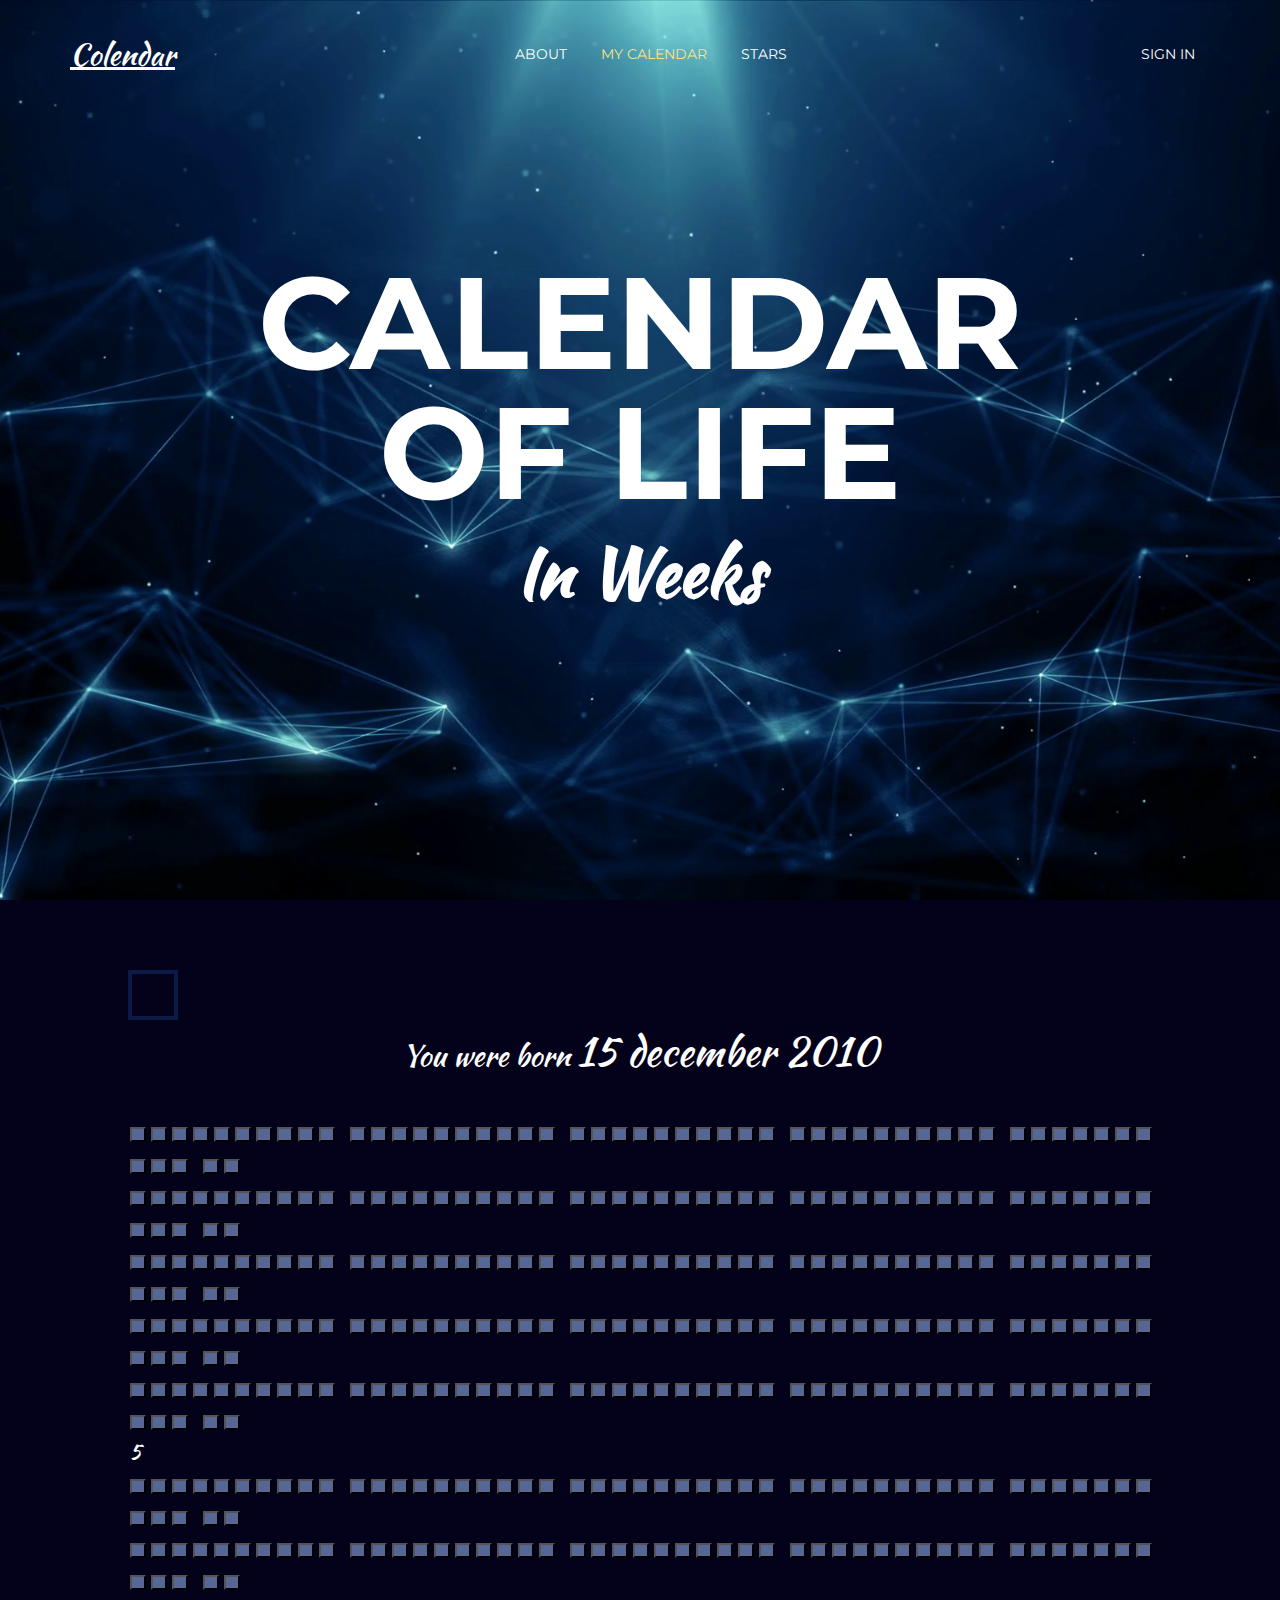
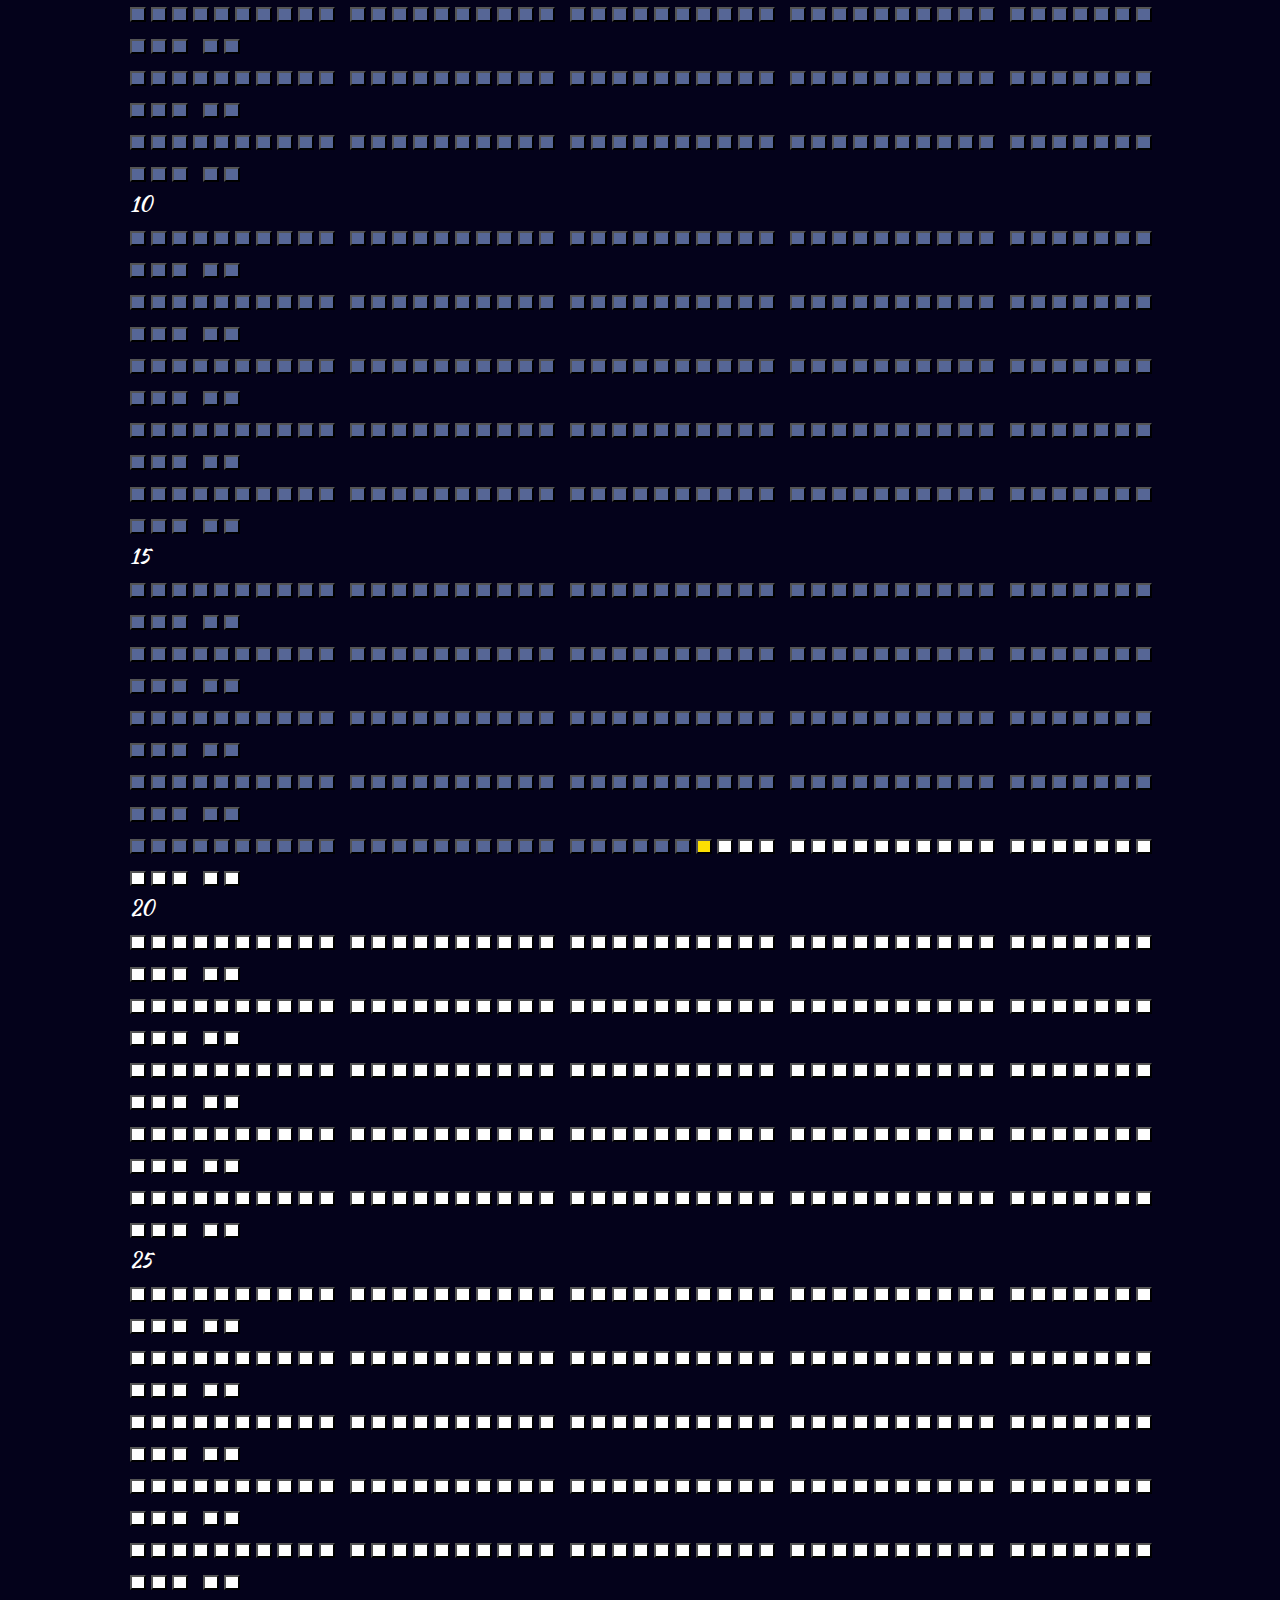
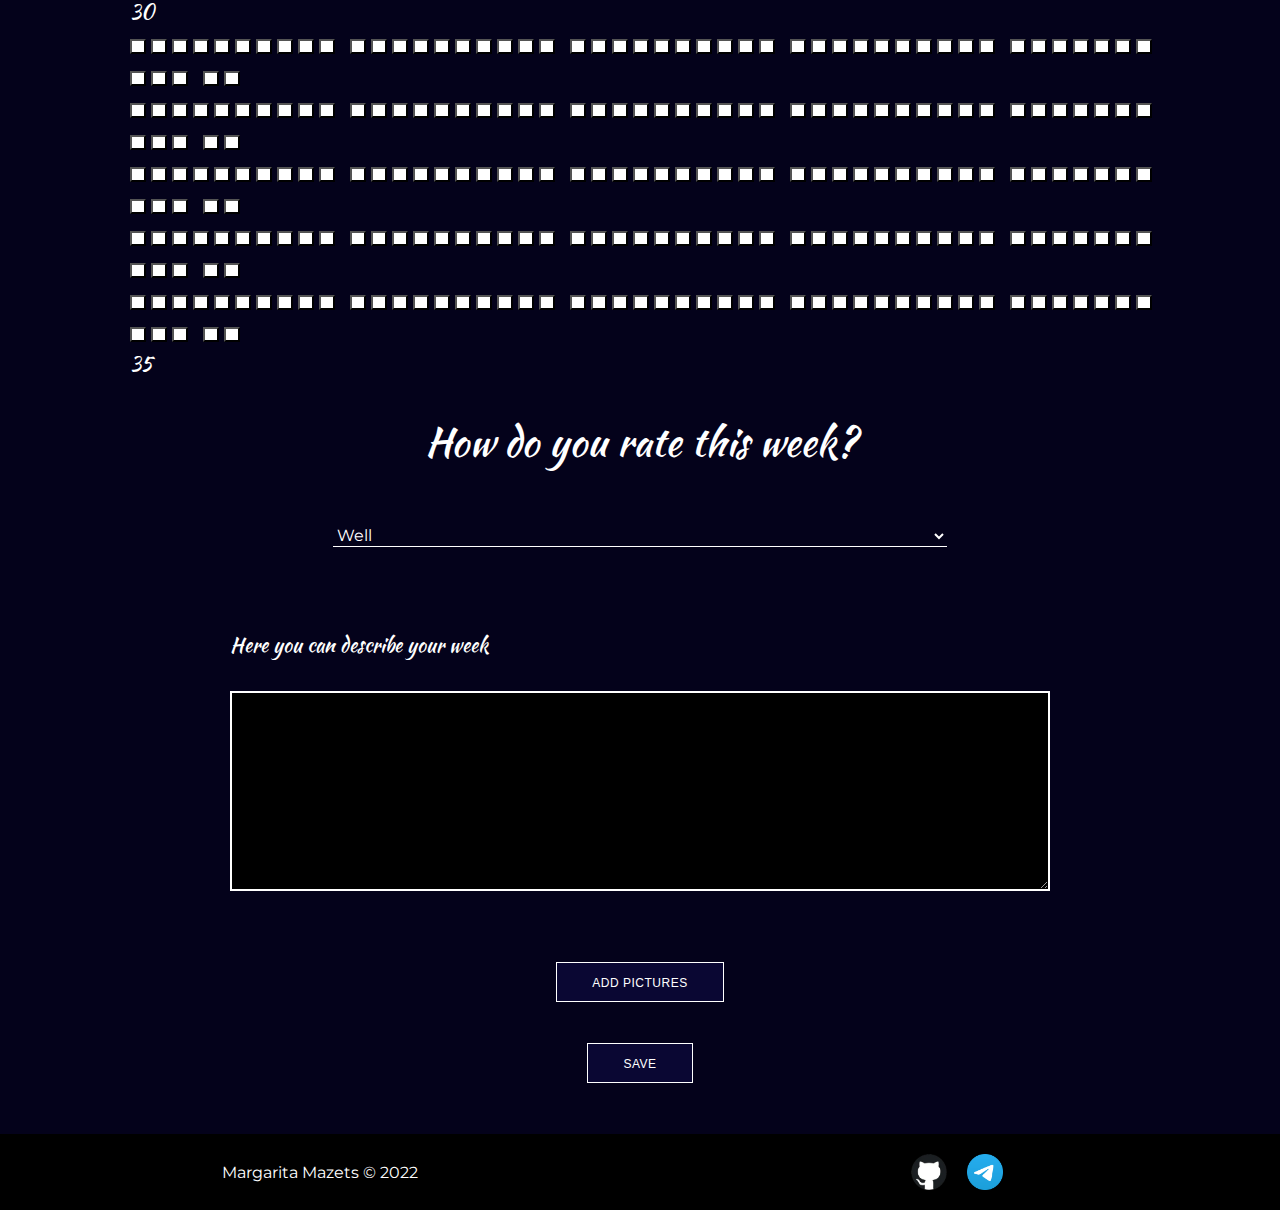
<file: calendar.html>
<!DOCTYPE html>
<html lang="en">
<head>
    <meta charset="UTF-8">
    <link rel="stylesheet" href="assets/css/style.css">
    <link href="https://fonts.googleapis.com/css2?family=Kaushan+Script&family=Montserrat:wght@100;400;700&display=swap" rel="stylesheet">
    <title>Calendar</title>
</head>
<body class="color">
	<header class="header">
		<div class="container">
			<div class="header_inner">	
				<a href="" class="header_logo">Colendar</a>			
				<nav class="nav">
					<a class="nav_link" href="about.html">About</a>
					<a class="nav_link active" href="calendar.html">My calendar</a>
					<a class="nav_link" href="stars.html">Stars</a>
				</nav>
				<div class="header_signin">
					<a class="nav_link " href="logIn.html">Sign in</a>
				</div>
			</div>
		</div>
	</header>
	<div class="intro">
		<div class="container">
			<div class="intro_inner">
				<h1 class="intro_title">Calendar Of Life</h1>
				<h2 class="intro_suptitle">In Weeks</h2>
			</div>
		</div>
	</div>
	<main>
		<div class="article_container">
			<div class="loader">
				<span></span>
				<span></span>
				<span></span>
				<span></span>
			  </div>
				
			<div class="main-text" style="margin-bottom: 30px;">
				<span  style="font-size: 30px;">You were born </span>
				<span>15</span>
				<span>december</span>
				<span>2010</span>
			</div>
			<div class="calendar">
				<section class="life-grid">
					<div class="row">
						<div class="calendar-ten">
							<a href="#accesmant"><button type="button"class="colendar-button colendar-button-active"></button></a>
							<a href="#accesmant"><button type="button"class="colendar-button colendar-button-active"></button></a>
							<a href="#accesmant"><button type="button"class="colendar-button colendar-button-active"></button></a>
							<a href="#accesmant"><button type="button"class="colendar-button colendar-button-active"></button></a>
							<a href="#accesmant"><button type="button"class="colendar-button colendar-button-active"></button></a>
							<a href="#accesmant"><button type="button"class="colendar-button colendar-button-active"></button></a>
							<a href="#accesmant"><button type="button"class="colendar-button colendar-button-active"></button></a>
							<a href="#accesmant"><button type="button"class="colendar-button colendar-button-active"></button></a>
							<a href="#accesmant"><button type="button"class="colendar-button colendar-button-active"></button></a>
							<a href="#accesmant"><button type="button"class="colendar-button colendar-button-active"></button></a>
						</div>
						<div class="calendar-ten">
							<a href="#accesmant"><button type="button"class="colendar-button colendar-button-active"></button></a>
							<a href="#accesmant"><button type="button"class="colendar-button colendar-button-active"></button></a>
							<a href="#accesmant"><button type="button"class="colendar-button colendar-button-active"></button></a>
							<a href="#accesmant"><button type="button"class="colendar-button colendar-button-active"></button></a>
							<a href="#accesmant"><button type="button"class="colendar-button colendar-button-active"></button></a>
							<a href="#accesmant"><button type="button"class="colendar-button colendar-button-active"></button></a>
							<a href="#accesmant"><button type="button"class="colendar-button colendar-button-active"></button></a>
							<a href="#accesmant"><button type="button"class="colendar-button colendar-button-active"></button></a>
							<a href="#accesmant"><button type="button"class="colendar-button colendar-button-active"></button></a>
							<a href="#accesmant"><button type="button"class="colendar-button colendar-button-active"></button></a>
						</div>
						<div class="calendar-ten">
							<a href="#accesmant"><button type="button"class="colendar-button colendar-button-active"></button></a>
							<a href="#accesmant"><button type="button"class="colendar-button colendar-button-active"></button></a>
							<a href="#accesmant"><button type="button"class="colendar-button colendar-button-active"></button></a>
							<a href="#accesmant"><button type="button"class="colendar-button colendar-button-active"></button></a>
							<a href="#accesmant"><button type="button"class="colendar-button colendar-button-active"></button></a>
							<a href="#accesmant"><button type="button"class="colendar-button colendar-button-active"></button></a>
							<a href="#accesmant"><button type="button"class="colendar-button colendar-button-active"></button></a>
							<a href="#accesmant"><button type="button"class="colendar-button colendar-button-active"></button></a>
							<a href="#accesmant"><button type="button"class="colendar-button colendar-button-active"></button></a>
							<a href="#accesmant"><button type="button"class="colendar-button colendar-button-active"></button></a>
						</div>
						<div class="calendar-ten">
							<a href="#accesmant"><button type="button"class="colendar-button colendar-button-active"></button></a>
							<a href="#accesmant"><button type="button"class="colendar-button colendar-button-active"></button></a>
							<a href="#accesmant"><button type="button"class="colendar-button colendar-button-active"></button></a>
							<a href="#accesmant"><button type="button"class="colendar-button colendar-button-active"></button></a>
							<a href="#accesmant"><button type="button"class="colendar-button colendar-button-active"></button></a>
							<a href="#accesmant"><button type="button"class="colendar-button colendar-button-active"></button></a>
							<a href="#accesmant"><button type="button"class="colendar-button colendar-button-active"></button></a>
							<a href="#accesmant"><button type="button"class="colendar-button colendar-button-active"></button></a>
							<a href="#accesmant"><button type="button"class="colendar-button colendar-button-active"></button></a>
							<a href="#accesmant"><button type="button"class="colendar-button colendar-button-active"></button></a>
						</div>
						<div class="calendar-ten">
							<a href="#accesmant"><button type="button"class="colendar-button colendar-button-active"></button></a>
							<a href="#accesmant"><button type="button"class="colendar-button colendar-button-active"></button></a>
							<a href="#accesmant"><button type="button"class="colendar-button colendar-button-active"></button></a>
							<a href="#accesmant"><button type="button"class="colendar-button colendar-button-active"></button></a>
							<a href="#accesmant"><button type="button"class="colendar-button colendar-button-active"></button></a>
							<a href="#accesmant"><button type="button"class="colendar-button colendar-button-active"></button></a>
							<a href="#accesmant"><button type="button"class="colendar-button colendar-button-active"></button></a>
							<a href="#accesmant"><button type="button"class="colendar-button colendar-button-active"></button></a>
							<a href="#accesmant"><button type="button"class="colendar-button colendar-button-active"></button></a>
							<a href="#accesmant"><button type="button"class="colendar-button colendar-button-active"></button></a>
						</div>
						<div class="calendar-ten">
							<a href="#accesmant"><button type="button"class="colendar-button colendar-button-active"></button></a>
							<a href="#accesmant"><button type="button"class="colendar-button colendar-button-active"></button></a>
						</div>
					</div>
					<div class="row">
						<div class="calendar-ten">
							<a href="#accesmant"><button type="button"class="colendar-button colendar-button-active"></button></a>
							<a href="#accesmant"><button type="button"class="colendar-button colendar-button-active"></button></a>
							<a href="#accesmant"><button type="button"class="colendar-button colendar-button-active"></button></a>
							<a href="#accesmant"><button type="button"class="colendar-button colendar-button-active"></button></a>
							<a href="#accesmant"><button type="button"class="colendar-button colendar-button-active"></button></a>
							<a href="#accesmant"><button type="button"class="colendar-button colendar-button-active"></button></a>
							<a href="#accesmant"><button type="button"class="colendar-button colendar-button-active"></button></a>
							<a href="#accesmant"><button type="button"class="colendar-button colendar-button-active"></button></a>
							<a href="#accesmant"><button type="button"class="colendar-button colendar-button-active"></button></a>
							<a href="#accesmant"><button type="button"class="colendar-button colendar-button-active"></button></a>
						</div>
						<div class="calendar-ten">
							<a href="#accesmant"><button type="button"class="colendar-button colendar-button-active"></button></a>
							<a href="#accesmant"><button type="button"class="colendar-button colendar-button-active"></button></a>
							<a href="#accesmant"><button type="button"class="colendar-button colendar-button-active"></button></a>
							<a href="#accesmant"><button type="button"class="colendar-button colendar-button-active"></button></a>
							<a href="#accesmant"><button type="button"class="colendar-button colendar-button-active"></button></a>
							<a href="#accesmant"><button type="button"class="colendar-button colendar-button-active"></button></a>
							<a href="#accesmant"><button type="button"class="colendar-button colendar-button-active"></button></a>
							<a href="#accesmant"><button type="button"class="colendar-button colendar-button-active"></button></a>
							<a href="#accesmant"><button type="button"class="colendar-button colendar-button-active"></button></a>
							<a href="#accesmant"><button type="button"class="colendar-button colendar-button-active"></button></a>
						</div>
						<div class="calendar-ten">
							<a href="#accesmant"><button type="button"class="colendar-button colendar-button-active"></button></a>
							<a href="#accesmant"><button type="button"class="colendar-button colendar-button-active"></button></a>
							<a href="#accesmant"><button type="button"class="colendar-button colendar-button-active"></button></a>
							<a href="#accesmant"><button type="button"class="colendar-button colendar-button-active"></button></a>
							<a href="#accesmant"><button type="button"class="colendar-button colendar-button-active"></button></a>
							<a href="#accesmant"><button type="button"class="colendar-button colendar-button-active"></button></a>
							<a href="#accesmant"><button type="button"class="colendar-button colendar-button-active"></button></a>
							<a href="#accesmant"><button type="button"class="colendar-button colendar-button-active"></button></a>
							<a href="#accesmant"><button type="button"class="colendar-button colendar-button-active"></button></a>
							<a href="#accesmant"><button type="button"class="colendar-button colendar-button-active"></button></a>
						</div>
						<div class="calendar-ten">
							<a href="#accesmant"><button type="button"class="colendar-button colendar-button-active"></button></a>
							<a href="#accesmant"><button type="button"class="colendar-button colendar-button-active"></button></a>
							<a href="#accesmant"><button type="button"class="colendar-button colendar-button-active"></button></a>
							<a href="#accesmant"><button type="button"class="colendar-button colendar-button-active"></button></a>
							<a href="#accesmant"><button type="button"class="colendar-button colendar-button-active"></button></a>
							<a href="#accesmant"><button type="button"class="colendar-button colendar-button-active"></button></a>
							<a href="#accesmant"><button type="button"class="colendar-button colendar-button-active"></button></a>
							<a href="#accesmant"><button type="button"class="colendar-button colendar-button-active"></button></a>
							<a href="#accesmant"><button type="button"class="colendar-button colendar-button-active"></button></a>
							<a href="#accesmant"><button type="button"class="colendar-button colendar-button-active"></button></a>
						</div>
						<div class="calendar-ten">
							<a href="#accesmant"><button type="button"class="colendar-button colendar-button-active"></button></a>
							<a href="#accesmant"><button type="button"class="colendar-button colendar-button-active"></button></a>
							<a href="#accesmant"><button type="button"class="colendar-button colendar-button-active"></button></a>
							<a href="#accesmant"><button type="button"class="colendar-button colendar-button-active"></button></a>
							<a href="#accesmant"><button type="button"class="colendar-button colendar-button-active"></button></a>
							<a href="#accesmant"><button type="button"class="colendar-button colendar-button-active"></button></a>
							<a href="#accesmant"><button type="button"class="colendar-button colendar-button-active"></button></a>
							<a href="#accesmant"><button type="button"class="colendar-button colendar-button-active"></button></a>
							<a href="#accesmant"><button type="button"class="colendar-button colendar-button-active"></button></a>
							<a href="#accesmant"><button type="button"class="colendar-button colendar-button-active"></button></a>
						</div>
						<div class="calendar-ten">
							<a href="#accesmant"><button type="button"class="colendar-button colendar-button-active"></button></a>
							<a href="#accesmant"><button type="button"class="colendar-button colendar-button-active"></button></a>
						</div>
					</div>
					<div class="row">
						<div class="calendar-ten">
							<a href="#accesmant"><button type="button"class="colendar-button colendar-button-active"></button></a>
							<a href="#accesmant"><button type="button"class="colendar-button colendar-button-active"></button></a>
							<a href="#accesmant"><button type="button"class="colendar-button colendar-button-active"></button></a>
							<a href="#accesmant"><button type="button"class="colendar-button colendar-button-active"></button></a>
							<a href="#accesmant"><button type="button"class="colendar-button colendar-button-active"></button></a>
							<a href="#accesmant"><button type="button"class="colendar-button colendar-button-active"></button></a>
							<a href="#accesmant"><button type="button"class="colendar-button colendar-button-active"></button></a>
							<a href="#accesmant"><button type="button"class="colendar-button colendar-button-active"></button></a>
							<a href="#accesmant"><button type="button"class="colendar-button colendar-button-active"></button></a>
							<a href="#accesmant"><button type="button"class="colendar-button colendar-button-active"></button></a>
						</div>
						<div class="calendar-ten">
							<a href="#accesmant"><button type="button"class="colendar-button colendar-button-active"></button></a>
							<a href="#accesmant"><button type="button"class="colendar-button colendar-button-active"></button></a>
							<a href="#accesmant"><button type="button"class="colendar-button colendar-button-active"></button></a>
							<a href="#accesmant"><button type="button"class="colendar-button colendar-button-active"></button></a>
							<a href="#accesmant"><button type="button"class="colendar-button colendar-button-active"></button></a>
							<a href="#accesmant"><button type="button"class="colendar-button colendar-button-active"></button></a>
							<a href="#accesmant"><button type="button"class="colendar-button colendar-button-active"></button></a>
							<a href="#accesmant"><button type="button"class="colendar-button colendar-button-active"></button></a>
							<a href="#accesmant"><button type="button"class="colendar-button colendar-button-active"></button></a>
							<a href="#accesmant"><button type="button"class="colendar-button colendar-button-active"></button></a>
						</div>
						<div class="calendar-ten">
							<a href="#accesmant"><button type="button"class="colendar-button colendar-button-active"></button></a>
							<a href="#accesmant"><button type="button"class="colendar-button colendar-button-active"></button></a>
							<a href="#accesmant"><button type="button"class="colendar-button colendar-button-active"></button></a>
							<a href="#accesmant"><button type="button"class="colendar-button colendar-button-active"></button></a>
							<a href="#accesmant"><button type="button"class="colendar-button colendar-button-active"></button></a>
							<a href="#accesmant"><button type="button"class="colendar-button colendar-button-active"></button></a>
							<a href="#accesmant"><button type="button"class="colendar-button colendar-button-active"></button></a>
							<a href="#accesmant"><button type="button"class="colendar-button colendar-button-active"></button></a>
							<a href="#accesmant"><button type="button"class="colendar-button colendar-button-active"></button></a>
							<a href="#accesmant"><button type="button"class="colendar-button colendar-button-active"></button></a>
						</div>
						<div class="calendar-ten">
							<a href="#accesmant"><button type="button"class="colendar-button colendar-button-active"></button></a>
							<a href="#accesmant"><button type="button"class="colendar-button colendar-button-active"></button></a>
							<a href="#accesmant"><button type="button"class="colendar-button colendar-button-active"></button></a>
							<a href="#accesmant"><button type="button"class="colendar-button colendar-button-active"></button></a>
							<a href="#accesmant"><button type="button"class="colendar-button colendar-button-active"></button></a>
							<a href="#accesmant"><button type="button"class="colendar-button colendar-button-active"></button></a>
							<a href="#accesmant"><button type="button"class="colendar-button colendar-button-active"></button></a>
							<a href="#accesmant"><button type="button"class="colendar-button colendar-button-active"></button></a>
							<a href="#accesmant"><button type="button"class="colendar-button colendar-button-active"></button></a>
							<a href="#accesmant"><button type="button"class="colendar-button colendar-button-active"></button></a>
						</div>
						<div class="calendar-ten">
							<a href="#accesmant"><button type="button"class="colendar-button colendar-button-active"></button></a>
							<a href="#accesmant"><button type="button"class="colendar-button colendar-button-active"></button></a>
							<a href="#accesmant"><button type="button"class="colendar-button colendar-button-active"></button></a>
							<a href="#accesmant"><button type="button"class="colendar-button colendar-button-active"></button></a>
							<a href="#accesmant"><button type="button"class="colendar-button colendar-button-active"></button></a>
							<a href="#accesmant"><button type="button"class="colendar-button colendar-button-active"></button></a>
							<a href="#accesmant"><button type="button"class="colendar-button colendar-button-active"></button></a>
							<a href="#accesmant"><button type="button"class="colendar-button colendar-button-active"></button></a>
							<a href="#accesmant"><button type="button"class="colendar-button colendar-button-active"></button></a>
							<a href="#accesmant"><button type="button"class="colendar-button colendar-button-active"></button></a>
						</div>
						<div class="calendar-ten">
							<a href="#accesmant"><button type="button"class="colendar-button colendar-button-active"></button></a>
							<a href="#accesmant"><button type="button"class="colendar-button colendar-button-active"></button></a>
						</div>
					</div>
					<div class="row">
						<div class="calendar-ten">
							<a href="#accesmant"><button type="button"class="colendar-button colendar-button-active"></button></a>
							<a href="#accesmant"><button type="button"class="colendar-button colendar-button-active"></button></a>
							<a href="#accesmant"><button type="button"class="colendar-button colendar-button-active"></button></a>
							<a href="#accesmant"><button type="button"class="colendar-button colendar-button-active"></button></a>
							<a href="#accesmant"><button type="button"class="colendar-button colendar-button-active"></button></a>
							<a href="#accesmant"><button type="button"class="colendar-button colendar-button-active"></button></a>
							<a href="#accesmant"><button type="button"class="colendar-button colendar-button-active"></button></a>
							<a href="#accesmant"><button type="button"class="colendar-button colendar-button-active"></button></a>
							<a href="#accesmant"><button type="button"class="colendar-button colendar-button-active"></button></a>
							<a href="#accesmant"><button type="button"class="colendar-button colendar-button-active"></button></a>
						</div>
						<div class="calendar-ten">
							<a href="#accesmant"><button type="button"class="colendar-button colendar-button-active"></button></a>
							<a href="#accesmant"><button type="button"class="colendar-button colendar-button-active"></button></a>
							<a href="#accesmant"><button type="button"class="colendar-button colendar-button-active"></button></a>
							<a href="#accesmant"><button type="button"class="colendar-button colendar-button-active"></button></a>
							<a href="#accesmant"><button type="button"class="colendar-button colendar-button-active"></button></a>
							<a href="#accesmant"><button type="button"class="colendar-button colendar-button-active"></button></a>
							<a href="#accesmant"><button type="button"class="colendar-button colendar-button-active"></button></a>
							<a href="#accesmant"><button type="button"class="colendar-button colendar-button-active"></button></a>
							<a href="#accesmant"><button type="button"class="colendar-button colendar-button-active"></button></a>
							<a href="#accesmant"><button type="button"class="colendar-button colendar-button-active"></button></a>
						</div>
						<div class="calendar-ten">
							<a href="#accesmant"><button type="button"class="colendar-button colendar-button-active"></button></a>
							<a href="#accesmant"><button type="button"class="colendar-button colendar-button-active"></button></a>
							<a href="#accesmant"><button type="button"class="colendar-button colendar-button-active"></button></a>
							<a href="#accesmant"><button type="button"class="colendar-button colendar-button-active"></button></a>
							<a href="#accesmant"><button type="button"class="colendar-button colendar-button-active"></button></a>
							<a href="#accesmant"><button type="button"class="colendar-button colendar-button-active"></button></a>
							<a href="#accesmant"><button type="button"class="colendar-button colendar-button-active"></button></a>
							<a href="#accesmant"><button type="button"class="colendar-button colendar-button-active"></button></a>
							<a href="#accesmant"><button type="button"class="colendar-button colendar-button-active"></button></a>
							<a href="#accesmant"><button type="button"class="colendar-button colendar-button-active"></button></a>
						</div>
						<div class="calendar-ten">
							<a href="#accesmant"><button type="button"class="colendar-button colendar-button-active"></button></a>
							<a href="#accesmant"><button type="button"class="colendar-button colendar-button-active"></button></a>
							<a href="#accesmant"><button type="button"class="colendar-button colendar-button-active"></button></a>
							<a href="#accesmant"><button type="button"class="colendar-button colendar-button-active"></button></a>
							<a href="#accesmant"><button type="button"class="colendar-button colendar-button-active"></button></a>
							<a href="#accesmant"><button type="button"class="colendar-button colendar-button-active"></button></a>
							<a href="#accesmant"><button type="button"class="colendar-button colendar-button-active"></button></a>
							<a href="#accesmant"><button type="button"class="colendar-button colendar-button-active"></button></a>
							<a href="#accesmant"><button type="button"class="colendar-button colendar-button-active"></button></a>
							<a href="#accesmant"><button type="button"class="colendar-button colendar-button-active"></button></a>
						</div>
						<div class="calendar-ten">
							<a href="#accesmant"><button type="button"class="colendar-button colendar-button-active"></button></a>
							<a href="#accesmant"><button type="button"class="colendar-button colendar-button-active"></button></a>
							<a href="#accesmant"><button type="button"class="colendar-button colendar-button-active"></button></a>
							<a href="#accesmant"><button type="button"class="colendar-button colendar-button-active"></button></a>
							<a href="#accesmant"><button type="button"class="colendar-button colendar-button-active"></button></a>
							<a href="#accesmant"><button type="button"class="colendar-button colendar-button-active"></button></a>
							<a href="#accesmant"><button type="button"class="colendar-button colendar-button-active"></button></a>
							<a href="#accesmant"><button type="button"class="colendar-button colendar-button-active"></button></a>
							<a href="#accesmant"><button type="button"class="colendar-button colendar-button-active"></button></a>
							<a href="#accesmant"><button type="button"class="colendar-button colendar-button-active"></button></a>
						</div>
						<div class="calendar-ten">
							<a href="#accesmant"><button type="button"class="colendar-button colendar-button-active"></button></a>
							<a href="#accesmant"><button type="button"class="colendar-button colendar-button-active"></button></a>
						</div>
					</div>
					<div class="row">
						<div class="calendar-ten">
							<a href="#accesmant"><button type="button"class="colendar-button colendar-button-active"></button></a>
							<a href="#accesmant"><button type="button"class="colendar-button colendar-button-active"></button></a>
							<a href="#accesmant"><button type="button"class="colendar-button colendar-button-active"></button></a>
							<a href="#accesmant"><button type="button"class="colendar-button colendar-button-active"></button></a>
							<a href="#accesmant"><button type="button"class="colendar-button colendar-button-active"></button></a>
							<a href="#accesmant"><button type="button"class="colendar-button colendar-button-active"></button></a>
							<a href="#accesmant"><button type="button"class="colendar-button colendar-button-active"></button></a>
							<a href="#accesmant"><button type="button"class="colendar-button colendar-button-active"></button></a>
							<a href="#accesmant"><button type="button"class="colendar-button colendar-button-active"></button></a>
							<a href="#accesmant"><button type="button"class="colendar-button colendar-button-active"></button></a>
						</div>
						<div class="calendar-ten">
							<a href="#accesmant"><button type="button"class="colendar-button colendar-button-active"></button></a>
							<a href="#accesmant"><button type="button"class="colendar-button colendar-button-active"></button></a>
							<a href="#accesmant"><button type="button"class="colendar-button colendar-button-active"></button></a>
							<a href="#accesmant"><button type="button"class="colendar-button colendar-button-active"></button></a>
							<a href="#accesmant"><button type="button"class="colendar-button colendar-button-active"></button></a>
							<a href="#accesmant"><button type="button"class="colendar-button colendar-button-active"></button></a>
							<a href="#accesmant"><button type="button"class="colendar-button colendar-button-active"></button></a>
							<a href="#accesmant"><button type="button"class="colendar-button colendar-button-active"></button></a>
							<a href="#accesmant"><button type="button"class="colendar-button colendar-button-active"></button></a>
							<a href="#accesmant"><button type="button"class="colendar-button colendar-button-active"></button></a>
						</div>
						<div class="calendar-ten">
							<a href="#accesmant"><button type="button"class="colendar-button colendar-button-active"></button></a>
							<a href="#accesmant"><button type="button"class="colendar-button colendar-button-active"></button></a>
							<a href="#accesmant"><button type="button"class="colendar-button colendar-button-active"></button></a>
							<a href="#accesmant"><button type="button"class="colendar-button colendar-button-active"></button></a>
							<a href="#accesmant"><button type="button"class="colendar-button colendar-button-active"></button></a>
							<a href="#accesmant"><button type="button"class="colendar-button colendar-button-active"></button></a>
							<a href="#accesmant"><button type="button"class="colendar-button colendar-button-active"></button></a>
							<a href="#accesmant"><button type="button"class="colendar-button colendar-button-active"></button></a>
							<a href="#accesmant"><button type="button"class="colendar-button colendar-button-active"></button></a>
							<a href="#accesmant"><button type="button"class="colendar-button colendar-button-active"></button></a>
						</div>
						<div class="calendar-ten">
							<a href="#accesmant"><button type="button"class="colendar-button colendar-button-active"></button></a>
							<a href="#accesmant"><button type="button"class="colendar-button colendar-button-active"></button></a>
							<a href="#accesmant"><button type="button"class="colendar-button colendar-button-active"></button></a>
							<a href="#accesmant"><button type="button"class="colendar-button colendar-button-active"></button></a>
							<a href="#accesmant"><button type="button"class="colendar-button colendar-button-active"></button></a>
							<a href="#accesmant"><button type="button"class="colendar-button colendar-button-active"></button></a>
							<a href="#accesmant"><button type="button"class="colendar-button colendar-button-active"></button></a>
							<a href="#accesmant"><button type="button"class="colendar-button colendar-button-active"></button></a>
							<a href="#accesmant"><button type="button"class="colendar-button colendar-button-active"></button></a>
							<a href="#accesmant"><button type="button"class="colendar-button colendar-button-active"></button></a>
						</div>
						<div class="calendar-ten">
							<a href="#accesmant"><button type="button"class="colendar-button colendar-button-active"></button></a>
							<a href="#accesmant"><button type="button"class="colendar-button colendar-button-active"></button></a>
							<a href="#accesmant"><button type="button"class="colendar-button colendar-button-active"></button></a>
							<a href="#accesmant"><button type="button"class="colendar-button colendar-button-active"></button></a>
							<a href="#accesmant"><button type="button"class="colendar-button colendar-button-active"></button></a>
							<a href="#accesmant"><button type="button"class="colendar-button colendar-button-active"></button></a>
							<a href="#accesmant"><button type="button"class="colendar-button colendar-button-active"></button></a>
							<a href="#accesmant"><button type="button"class="colendar-button colendar-button-active"></button></a>
							<a href="#accesmant"><button type="button"class="colendar-button colendar-button-active"></button></a>
							<a href="#accesmant"><button type="button"class="colendar-button colendar-button-active"></button></a>
						</div>
						<div class="calendar-ten">
							<a href="#accesmant"><button type="button"class="colendar-button colendar-button-active"></button></a>
							<a href="#accesmant"><button type="button"class="colendar-button colendar-button-active"></button></a>
						</div>
					</div>
					<div class="year" style="top: 65px; color:white">5</div>
					<div class="row">
						<div class="calendar-ten">
							<a href="#accesmant"><button type="button"class="colendar-button colendar-button-active"></button></a>
							<a href="#accesmant"><button type="button"class="colendar-button colendar-button-active"></button></a>
							<a href="#accesmant"><button type="button"class="colendar-button colendar-button-active"></button></a>
							<a href="#accesmant"><button type="button"class="colendar-button colendar-button-active"></button></a>
							<a href="#accesmant"><button type="button"class="colendar-button colendar-button-active"></button></a>
							<a href="#accesmant"><button type="button"class="colendar-button colendar-button-active"></button></a>
							<a href="#accesmant"><button type="button"class="colendar-button colendar-button-active"></button></a>
							<a href="#accesmant"><button type="button"class="colendar-button colendar-button-active"></button></a>
							<a href="#accesmant"><button type="button"class="colendar-button colendar-button-active"></button></a>
							<a href="#accesmant"><button type="button"class="colendar-button colendar-button-active"></button></a>
						</div>
						<div class="calendar-ten">
							<a href="#accesmant"><button type="button"class="colendar-button colendar-button-active"></button></a>
							<a href="#accesmant"><button type="button"class="colendar-button colendar-button-active"></button></a>
							<a href="#accesmant"><button type="button"class="colendar-button colendar-button-active"></button></a>
							<a href="#accesmant"><button type="button"class="colendar-button colendar-button-active"></button></a>
							<a href="#accesmant"><button type="button"class="colendar-button colendar-button-active"></button></a>
							<a href="#accesmant"><button type="button"class="colendar-button colendar-button-active"></button></a>
							<a href="#accesmant"><button type="button"class="colendar-button colendar-button-active"></button></a>
							<a href="#accesmant"><button type="button"class="colendar-button colendar-button-active"></button></a>
							<a href="#accesmant"><button type="button"class="colendar-button colendar-button-active"></button></a>
							<a href="#accesmant"><button type="button"class="colendar-button colendar-button-active"></button></a>
						</div>
						<div class="calendar-ten">
							<a href="#accesmant"><button type="button"class="colendar-button colendar-button-active"></button></a>
							<a href="#accesmant"><button type="button"class="colendar-button colendar-button-active"></button></a>
							<a href="#accesmant"><button type="button"class="colendar-button colendar-button-active"></button></a>
							<a href="#accesmant"><button type="button"class="colendar-button colendar-button-active"></button></a>
							<a href="#accesmant"><button type="button"class="colendar-button colendar-button-active"></button></a>
							<a href="#accesmant"><button type="button"class="colendar-button colendar-button-active"></button></a>
							<a href="#accesmant"><button type="button"class="colendar-button colendar-button-active"></button></a>
							<a href="#accesmant"><button type="button"class="colendar-button colendar-button-active"></button></a>
							<a href="#accesmant"><button type="button"class="colendar-button colendar-button-active"></button></a>
							<a href="#accesmant"><button type="button"class="colendar-button colendar-button-active"></button></a>
						</div>
						<div class="calendar-ten">
							<a href="#accesmant"><button type="button"class="colendar-button colendar-button-active"></button></a>
							<a href="#accesmant"><button type="button"class="colendar-button colendar-button-active"></button></a>
							<a href="#accesmant"><button type="button"class="colendar-button colendar-button-active"></button></a>
							<a href="#accesmant"><button type="button"class="colendar-button colendar-button-active"></button></a>
							<a href="#accesmant"><button type="button"class="colendar-button colendar-button-active"></button></a>
							<a href="#accesmant"><button type="button"class="colendar-button colendar-button-active"></button></a>
							<a href="#accesmant"><button type="button"class="colendar-button colendar-button-active"></button></a>
							<a href="#accesmant"><button type="button"class="colendar-button colendar-button-active"></button></a>
							<a href="#accesmant"><button type="button"class="colendar-button colendar-button-active"></button></a>
							<a href="#accesmant"><button type="button"class="colendar-button colendar-button-active"></button></a>
						</div>
						<div class="calendar-ten">
							<a href="#accesmant"><button type="button"class="colendar-button colendar-button-active"></button></a>
							<a href="#accesmant"><button type="button"class="colendar-button colendar-button-active"></button></a>
							<a href="#accesmant"><button type="button"class="colendar-button colendar-button-active"></button></a>
							<a href="#accesmant"><button type="button"class="colendar-button colendar-button-active"></button></a>
							<a href="#accesmant"><button type="button"class="colendar-button colendar-button-active"></button></a>
							<a href="#accesmant"><button type="button"class="colendar-button colendar-button-active"></button></a>
							<a href="#accesmant"><button type="button"class="colendar-button colendar-button-active"></button></a>
							<a href="#accesmant"><button type="button"class="colendar-button colendar-button-active"></button></a>
							<a href="#accesmant"><button type="button"class="colendar-button colendar-button-active"></button></a>
							<a href="#accesmant"><button type="button"class="colendar-button colendar-button-active"></button></a>
						</div>
						<div class="calendar-ten">
							<a href="#accesmant"><button type="button"class="colendar-button colendar-button-active"></button></a>
							<a href="#accesmant"><button type="button"class="colendar-button colendar-button-active"></button></a>
						</div>
					</div>
					<div class="row">
						<div class="calendar-ten">
							<a href="#accesmant"><button type="button"class="colendar-button colendar-button-active"></button></a>
							<a href="#accesmant"><button type="button"class="colendar-button colendar-button-active"></button></a>
							<a href="#accesmant"><button type="button"class="colendar-button colendar-button-active"></button></a>
							<a href="#accesmant"><button type="button"class="colendar-button colendar-button-active"></button></a>
							<a href="#accesmant"><button type="button"class="colendar-button colendar-button-active"></button></a>
							<a href="#accesmant"><button type="button"class="colendar-button colendar-button-active"></button></a>
							<a href="#accesmant"><button type="button"class="colendar-button colendar-button-active"></button></a>
							<a href="#accesmant"><button type="button"class="colendar-button colendar-button-active"></button></a>
							<a href="#accesmant"><button type="button"class="colendar-button colendar-button-active"></button></a>
							<a href="#accesmant"><button type="button"class="colendar-button colendar-button-active"></button></a>
						</div>
						<div class="calendar-ten">
							<a href="#accesmant"><button type="button"class="colendar-button colendar-button-active"></button></a>
							<a href="#accesmant"><button type="button"class="colendar-button colendar-button-active"></button></a>
							<a href="#accesmant"><button type="button"class="colendar-button colendar-button-active"></button></a>
							<a href="#accesmant"><button type="button"class="colendar-button colendar-button-active"></button></a>
							<a href="#accesmant"><button type="button"class="colendar-button colendar-button-active"></button></a>
							<a href="#accesmant"><button type="button"class="colendar-button colendar-button-active"></button></a>
							<a href="#accesmant"><button type="button"class="colendar-button colendar-button-active"></button></a>
							<a href="#accesmant"><button type="button"class="colendar-button colendar-button-active"></button></a>
							<a href="#accesmant"><button type="button"class="colendar-button colendar-button-active"></button></a>
							<a href="#accesmant"><button type="button"class="colendar-button colendar-button-active"></button></a>
						</div>
						<div class="calendar-ten">
							<a href="#accesmant"><button type="button"class="colendar-button colendar-button-active"></button></a>
							<a href="#accesmant"><button type="button"class="colendar-button colendar-button-active"></button></a>
							<a href="#accesmant"><button type="button"class="colendar-button colendar-button-active"></button></a>
							<a href="#accesmant"><button type="button"class="colendar-button colendar-button-active"></button></a>
							<a href="#accesmant"><button type="button"class="colendar-button colendar-button-active"></button></a>
							<a href="#accesmant"><button type="button"class="colendar-button colendar-button-active"></button></a>
							<a href="#accesmant"><button type="button"class="colendar-button colendar-button-active"></button></a>
							<a href="#accesmant"><button type="button"class="colendar-button colendar-button-active"></button></a>
							<a href="#accesmant"><button type="button"class="colendar-button colendar-button-active"></button></a>
							<a href="#accesmant"><button type="button"class="colendar-button colendar-button-active"></button></a>
						</div>
						<div class="calendar-ten">
							<a href="#accesmant"><button type="button"class="colendar-button colendar-button-active"></button></a>
							<a href="#accesmant"><button type="button"class="colendar-button colendar-button-active"></button></a>
							<a href="#accesmant"><button type="button"class="colendar-button colendar-button-active"></button></a>
							<a href="#accesmant"><button type="button"class="colendar-button colendar-button-active"></button></a>
							<a href="#accesmant"><button type="button"class="colendar-button colendar-button-active"></button></a>
							<a href="#accesmant"><button type="button"class="colendar-button colendar-button-active"></button></a>
							<a href="#accesmant"><button type="button"class="colendar-button colendar-button-active"></button></a>
							<a href="#accesmant"><button type="button"class="colendar-button colendar-button-active"></button></a>
							<a href="#accesmant"><button type="button"class="colendar-button colendar-button-active"></button></a>
							<a href="#accesmant"><button type="button"class="colendar-button colendar-button-active"></button></a>
						</div>
						<div class="calendar-ten">
							<a href="#accesmant"><button type="button"class="colendar-button colendar-button-active"></button></a>
							<a href="#accesmant"><button type="button"class="colendar-button colendar-button-active"></button></a>
							<a href="#accesmant"><button type="button"class="colendar-button colendar-button-active"></button></a>
							<a href="#accesmant"><button type="button"class="colendar-button colendar-button-active"></button></a>
							<a href="#accesmant"><button type="button"class="colendar-button colendar-button-active"></button></a>
							<a href="#accesmant"><button type="button"class="colendar-button colendar-button-active"></button></a>
							<a href="#accesmant"><button type="button"class="colendar-button colendar-button-active"></button></a>
							<a href="#accesmant"><button type="button"class="colendar-button colendar-button-active"></button></a>
							<a href="#accesmant"><button type="button"class="colendar-button colendar-button-active"></button></a>
							<a href="#accesmant"><button type="button"class="colendar-button colendar-button-active"></button></a>
						</div>
						<div class="calendar-ten">
							<a href="#accesmant"><button type="button"class="colendar-button colendar-button-active"></button></a>
							<a href="#accesmant"><button type="button"class="colendar-button colendar-button-active"></button></a>
						</div>
					</div>
					<div class="row">
						<div class="calendar-ten">
							<a href="#accesmant"><button type="button"class="colendar-button colendar-button-active"></button></a>
							<a href="#accesmant"><button type="button"class="colendar-button colendar-button-active"></button></a>
							<a href="#accesmant"><button type="button"class="colendar-button colendar-button-active"></button></a>
							<a href="#accesmant"><button type="button"class="colendar-button colendar-button-active"></button></a>
							<a href="#accesmant"><button type="button"class="colendar-button colendar-button-active"></button></a>
							<a href="#accesmant"><button type="button"class="colendar-button colendar-button-active"></button></a>
							<a href="#accesmant"><button type="button"class="colendar-button colendar-button-active"></button></a>
							<a href="#accesmant"><button type="button"class="colendar-button colendar-button-active"></button></a>
							<a href="#accesmant"><button type="button"class="colendar-button colendar-button-active"></button></a>
							<a href="#accesmant"><button type="button"class="colendar-button colendar-button-active"></button></a>
						</div>
						<div class="calendar-ten">
							<a href="#accesmant"><button type="button"class="colendar-button colendar-button-active"></button></a>
							<a href="#accesmant"><button type="button"class="colendar-button colendar-button-active"></button></a>
							<a href="#accesmant"><button type="button"class="colendar-button colendar-button-active"></button></a>
							<a href="#accesmant"><button type="button"class="colendar-button colendar-button-active"></button></a>
							<a href="#accesmant"><button type="button"class="colendar-button colendar-button-active"></button></a>
							<a href="#accesmant"><button type="button"class="colendar-button colendar-button-active"></button></a>
							<a href="#accesmant"><button type="button"class="colendar-button colendar-button-active"></button></a>
							<a href="#accesmant"><button type="button"class="colendar-button colendar-button-active"></button></a>
							<a href="#accesmant"><button type="button"class="colendar-button colendar-button-active"></button></a>
							<a href="#accesmant"><button type="button"class="colendar-button colendar-button-active"></button></a>
						</div>
						<div class="calendar-ten">
							<a href="#accesmant"><button type="button"class="colendar-button colendar-button-active"></button></a>
							<a href="#accesmant"><button type="button"class="colendar-button colendar-button-active"></button></a>
							<a href="#accesmant"><button type="button"class="colendar-button colendar-button-active"></button></a>
							<a href="#accesmant"><button type="button"class="colendar-button colendar-button-active"></button></a>
							<a href="#accesmant"><button type="button"class="colendar-button colendar-button-active"></button></a>
							<a href="#accesmant"><button type="button"class="colendar-button colendar-button-active"></button></a>
							<a href="#accesmant"><button type="button"class="colendar-button colendar-button-active"></button></a>
							<a href="#accesmant"><button type="button"class="colendar-button colendar-button-active"></button></a>
							<a href="#accesmant"><button type="button"class="colendar-button colendar-button-active"></button></a>
							<a href="#accesmant"><button type="button"class="colendar-button colendar-button-active"></button></a>
						</div>
						<div class="calendar-ten">
							<a href="#accesmant"><button type="button"class="colendar-button colendar-button-active"></button></a>
							<a href="#accesmant"><button type="button"class="colendar-button colendar-button-active"></button></a>
							<a href="#accesmant"><button type="button"class="colendar-button colendar-button-active"></button></a>
							<a href="#accesmant"><button type="button"class="colendar-button colendar-button-active"></button></a>
							<a href="#accesmant"><button type="button"class="colendar-button colendar-button-active"></button></a>
							<a href="#accesmant"><button type="button"class="colendar-button colendar-button-active"></button></a>
							<a href="#accesmant"><button type="button"class="colendar-button colendar-button-active"></button></a>
							<a href="#accesmant"><button type="button"class="colendar-button colendar-button-active"></button></a>
							<a href="#accesmant"><button type="button"class="colendar-button colendar-button-active"></button></a>
							<a href="#accesmant"><button type="button"class="colendar-button colendar-button-active"></button></a>
						</div>
						<div class="calendar-ten">
							<a href="#accesmant"><button type="button"class="colendar-button colendar-button-active"></button></a>
							<a href="#accesmant"><button type="button"class="colendar-button colendar-button-active"></button></a>
							<a href="#accesmant"><button type="button"class="colendar-button colendar-button-active"></button></a>
							<a href="#accesmant"><button type="button"class="colendar-button colendar-button-active"></button></a>
							<a href="#accesmant"><button type="button"class="colendar-button colendar-button-active"></button></a>
							<a href="#accesmant"><button type="button"class="colendar-button colendar-button-active"></button></a>
							<a href="#accesmant"><button type="button"class="colendar-button colendar-button-active"></button></a>
							<a href="#accesmant"><button type="button"class="colendar-button colendar-button-active"></button></a>
							<a href="#accesmant"><button type="button"class="colendar-button colendar-button-active"></button></a>
							<a href="#accesmant"><button type="button"class="colendar-button colendar-button-active"></button></a>
						</div>
						<div class="calendar-ten">
							<a href="#accesmant"><button type="button"class="colendar-button colendar-button-active"></button></a>
							<a href="#accesmant"><button type="button"class="colendar-button colendar-button-active"></button></a>
						</div>
					</div>
					<div class="row">
						<div class="calendar-ten">
							<a href="#accesmant"><button type="button"class="colendar-button colendar-button-active"></button></a>
							<a href="#accesmant"><button type="button"class="colendar-button colendar-button-active"></button></a>
							<a href="#accesmant"><button type="button"class="colendar-button colendar-button-active"></button></a>
							<a href="#accesmant"><button type="button"class="colendar-button colendar-button-active"></button></a>
							<a href="#accesmant"><button type="button"class="colendar-button colendar-button-active"></button></a>
							<a href="#accesmant"><button type="button"class="colendar-button colendar-button-active"></button></a>
							<a href="#accesmant"><button type="button"class="colendar-button colendar-button-active"></button></a>
							<a href="#accesmant"><button type="button"class="colendar-button colendar-button-active"></button></a>
							<a href="#accesmant"><button type="button"class="colendar-button colendar-button-active"></button></a>
							<a href="#accesmant"><button type="button"class="colendar-button colendar-button-active"></button></a>
						</div>
						<div class="calendar-ten">
							<a href="#accesmant"><button type="button"class="colendar-button colendar-button-active"></button></a>
							<a href="#accesmant"><button type="button"class="colendar-button colendar-button-active"></button></a>
							<a href="#accesmant"><button type="button"class="colendar-button colendar-button-active"></button></a>
							<a href="#accesmant"><button type="button"class="colendar-button colendar-button-active"></button></a>
							<a href="#accesmant"><button type="button"class="colendar-button colendar-button-active"></button></a>
							<a href="#accesmant"><button type="button"class="colendar-button colendar-button-active"></button></a>
							<a href="#accesmant"><button type="button"class="colendar-button colendar-button-active"></button></a>
							<a href="#accesmant"><button type="button"class="colendar-button colendar-button-active"></button></a>
							<a href="#accesmant"><button type="button"class="colendar-button colendar-button-active"></button></a>
							<a href="#accesmant"><button type="button"class="colendar-button colendar-button-active"></button></a>
						</div>
						<div class="calendar-ten">
							<a href="#accesmant"><button type="button"class="colendar-button colendar-button-active"></button></a>
							<a href="#accesmant"><button type="button"class="colendar-button colendar-button-active"></button></a>
							<a href="#accesmant"><button type="button"class="colendar-button colendar-button-active"></button></a>
							<a href="#accesmant"><button type="button"class="colendar-button colendar-button-active"></button></a>
							<a href="#accesmant"><button type="button"class="colendar-button colendar-button-active"></button></a>
							<a href="#accesmant"><button type="button"class="colendar-button colendar-button-active"></button></a>
							<a href="#accesmant"><button type="button"class="colendar-button colendar-button-active"></button></a>
							<a href="#accesmant"><button type="button"class="colendar-button colendar-button-active"></button></a>
							<a href="#accesmant"><button type="button"class="colendar-button colendar-button-active"></button></a>
							<a href="#accesmant"><button type="button"class="colendar-button colendar-button-active"></button></a>
						</div>
						<div class="calendar-ten">
							<a href="#accesmant"><button type="button"class="colendar-button colendar-button-active"></button></a>
							<a href="#accesmant"><button type="button"class="colendar-button colendar-button-active"></button></a>
							<a href="#accesmant"><button type="button"class="colendar-button colendar-button-active"></button></a>
							<a href="#accesmant"><button type="button"class="colendar-button colendar-button-active"></button></a>
							<a href="#accesmant"><button type="button"class="colendar-button colendar-button-active"></button></a>
							<a href="#accesmant"><button type="button"class="colendar-button colendar-button-active"></button></a>
							<a href="#accesmant"><button type="button"class="colendar-button colendar-button-active"></button></a>
							<a href="#accesmant"><button type="button"class="colendar-button colendar-button-active"></button></a>
							<a href="#accesmant"><button type="button"class="colendar-button colendar-button-active"></button></a>
							<a href="#accesmant"><button type="button"class="colendar-button colendar-button-active"></button></a>
						</div>
						<div class="calendar-ten">
							<a href="#accesmant"><button type="button"class="colendar-button colendar-button-active"></button></a>
							<a href="#accesmant"><button type="button"class="colendar-button colendar-button-active"></button></a>
							<a href="#accesmant"><button type="button"class="colendar-button colendar-button-active"></button></a>
							<a href="#accesmant"><button type="button"class="colendar-button colendar-button-active"></button></a>
							<a href="#accesmant"><button type="button"class="colendar-button colendar-button-active"></button></a>
							<a href="#accesmant"><button type="button"class="colendar-button colendar-button-active"></button></a>
							<a href="#accesmant"><button type="button"class="colendar-button colendar-button-active"></button></a>
							<a href="#accesmant"><button type="button"class="colendar-button colendar-button-active"></button></a>
							<a href="#accesmant"><button type="button"class="colendar-button colendar-button-active"></button></a>
							<a href="#accesmant"><button type="button"class="colendar-button colendar-button-active"></button></a>
						</div>
						<div class="calendar-ten">
							<a href="#accesmant"><button type="button"class="colendar-button colendar-button-active"></button></a>
							<a href="#accesmant"><button type="button"class="colendar-button colendar-button-active"></button></a>
						</div>
					</div>
					<div class="row">
						<div class="calendar-ten">
							<a href="#accesmant"><button type="button"class="colendar-button colendar-button-active"></button></a>
							<a href="#accesmant"><button type="button"class="colendar-button colendar-button-active"></button></a>
							<a href="#accesmant"><button type="button"class="colendar-button colendar-button-active"></button></a>
							<a href="#accesmant"><button type="button"class="colendar-button colendar-button-active"></button></a>
							<a href="#accesmant"><button type="button"class="colendar-button colendar-button-active"></button></a>
							<a href="#accesmant"><button type="button"class="colendar-button colendar-button-active"></button></a>
							<a href="#accesmant"><button type="button"class="colendar-button colendar-button-active"></button></a>
							<a href="#accesmant"><button type="button"class="colendar-button colendar-button-active"></button></a>
							<a href="#accesmant"><button type="button"class="colendar-button colendar-button-active"></button></a>
							<a href="#accesmant"><button type="button"class="colendar-button colendar-button-active"></button></a>
						</div>
						<div class="calendar-ten">
							<a href="#accesmant"><button type="button"class="colendar-button colendar-button-active"></button></a>
							<a href="#accesmant"><button type="button"class="colendar-button colendar-button-active"></button></a>
							<a href="#accesmant"><button type="button"class="colendar-button colendar-button-active"></button></a>
							<a href="#accesmant"><button type="button"class="colendar-button colendar-button-active"></button></a>
							<a href="#accesmant"><button type="button"class="colendar-button colendar-button-active"></button></a>
							<a href="#accesmant"><button type="button"class="colendar-button colendar-button-active"></button></a>
							<a href="#accesmant"><button type="button"class="colendar-button colendar-button-active"></button></a>
							<a href="#accesmant"><button type="button"class="colendar-button colendar-button-active"></button></a>
							<a href="#accesmant"><button type="button"class="colendar-button colendar-button-active"></button></a>
							<a href="#accesmant"><button type="button"class="colendar-button colendar-button-active"></button></a>
						</div>
						<div class="calendar-ten">
							<a href="#accesmant"><button type="button"class="colendar-button colendar-button-active"></button></a>
							<a href="#accesmant"><button type="button"class="colendar-button colendar-button-active"></button></a>
							<a href="#accesmant"><button type="button"class="colendar-button colendar-button-active"></button></a>
							<a href="#accesmant"><button type="button"class="colendar-button colendar-button-active"></button></a>
							<a href="#accesmant"><button type="button"class="colendar-button colendar-button-active"></button></a>
							<a href="#accesmant"><button type="button"class="colendar-button colendar-button-active"></button></a>
							<a href="#accesmant"><button type="button"class="colendar-button colendar-button-active"></button></a>
							<a href="#accesmant"><button type="button"class="colendar-button colendar-button-active"></button></a>
							<a href="#accesmant"><button type="button"class="colendar-button colendar-button-active"></button></a>
							<a href="#accesmant"><button type="button"class="colendar-button colendar-button-active"></button></a>
						</div>
						<div class="calendar-ten">
							<a href="#accesmant"><button type="button"class="colendar-button colendar-button-active"></button></a>
							<a href="#accesmant"><button type="button"class="colendar-button colendar-button-active"></button></a>
							<a href="#accesmant"><button type="button"class="colendar-button colendar-button-active"></button></a>
							<a href="#accesmant"><button type="button"class="colendar-button colendar-button-active"></button></a>
							<a href="#accesmant"><button type="button"class="colendar-button colendar-button-active"></button></a>
							<a href="#accesmant"><button type="button"class="colendar-button colendar-button-active"></button></a>
							<a href="#accesmant"><button type="button"class="colendar-button colendar-button-active"></button></a>
							<a href="#accesmant"><button type="button"class="colendar-button colendar-button-active"></button></a>
							<a href="#accesmant"><button type="button"class="colendar-button colendar-button-active"></button></a>
							<a href="#accesmant"><button type="button"class="colendar-button colendar-button-active"></button></a>
						</div>
						<div class="calendar-ten">
							<a href="#accesmant"><button type="button"class="colendar-button colendar-button-active"></button></a>
							<a href="#accesmant"><button type="button"class="colendar-button colendar-button-active"></button></a>
							<a href="#accesmant"><button type="button"class="colendar-button colendar-button-active"></button></a>
							<a href="#accesmant"><button type="button"class="colendar-button colendar-button-active"></button></a>
							<a href="#accesmant"><button type="button"class="colendar-button colendar-button-active"></button></a>
							<a href="#accesmant"><button type="button"class="colendar-button colendar-button-active"></button></a>
							<a href="#accesmant"><button type="button"class="colendar-button colendar-button-active"></button></a>
							<a href="#accesmant"><button type="button"class="colendar-button colendar-button-active"></button></a>
							<a href="#accesmant"><button type="button"class="colendar-button colendar-button-active"></button></a>
							<a href="#accesmant"><button type="button"class="colendar-button colendar-button-active"></button></a>
						</div>
						<div class="calendar-ten">
							<a href="#accesmant"><button type="button"class="colendar-button colendar-button-active"></button></a>
							<a href="#accesmant"><button type="button"class="colendar-button colendar-button-active"></button></a>
						</div>
					</div>
					<div class="year" style="top: 65px; color:white">10</div>
					<div class="row">
						<div class="calendar-ten">
							<a href="#accesmant"><button type="button"class="colendar-button colendar-button-active"></button></a>
							<a href="#accesmant"><button type="button"class="colendar-button colendar-button-active"></button></a>
							<a href="#accesmant"><button type="button"class="colendar-button colendar-button-active"></button></a>
							<a href="#accesmant"><button type="button"class="colendar-button colendar-button-active"></button></a>
							<a href="#accesmant"><button type="button"class="colendar-button colendar-button-active"></button></a>
							<a href="#accesmant"><button type="button"class="colendar-button colendar-button-active"></button></a>
							<a href="#accesmant"><button type="button"class="colendar-button colendar-button-active"></button></a>
							<a href="#accesmant"><button type="button"class="colendar-button colendar-button-active"></button></a>
							<a href="#accesmant"><button type="button"class="colendar-button colendar-button-active"></button></a>
							<a href="#accesmant"><button type="button"class="colendar-button colendar-button-active"></button></a>
						</div>
						<div class="calendar-ten">
							<a href="#accesmant"><button type="button"class="colendar-button colendar-button-active"></button></a>
							<a href="#accesmant"><button type="button"class="colendar-button colendar-button-active"></button></a>
							<a href="#accesmant"><button type="button"class="colendar-button colendar-button-active"></button></a>
							<a href="#accesmant"><button type="button"class="colendar-button colendar-button-active"></button></a>
							<a href="#accesmant"><button type="button"class="colendar-button colendar-button-active"></button></a>
							<a href="#accesmant"><button type="button"class="colendar-button colendar-button-active"></button></a>
							<a href="#accesmant"><button type="button"class="colendar-button colendar-button-active"></button></a>
							<a href="#accesmant"><button type="button"class="colendar-button colendar-button-active"></button></a>
							<a href="#accesmant"><button type="button"class="colendar-button colendar-button-active"></button></a>
							<a href="#accesmant"><button type="button"class="colendar-button colendar-button-active"></button></a>
						</div>
						<div class="calendar-ten">
							<a href="#accesmant"><button type="button"class="colendar-button colendar-button-active"></button></a>
							<a href="#accesmant"><button type="button"class="colendar-button colendar-button-active"></button></a>
							<a href="#accesmant"><button type="button"class="colendar-button colendar-button-active"></button></a>
							<a href="#accesmant"><button type="button"class="colendar-button colendar-button-active"></button></a>
							<a href="#accesmant"><button type="button"class="colendar-button colendar-button-active"></button></a>
							<a href="#accesmant"><button type="button"class="colendar-button colendar-button-active"></button></a>
							<a href="#accesmant"><button type="button"class="colendar-button colendar-button-active"></button></a>
							<a href="#accesmant"><button type="button"class="colendar-button colendar-button-active"></button></a>
							<a href="#accesmant"><button type="button"class="colendar-button colendar-button-active"></button></a>
							<a href="#accesmant"><button type="button"class="colendar-button colendar-button-active"></button></a>
						</div>
						<div class="calendar-ten">
							<a href="#accesmant"><button type="button"class="colendar-button colendar-button-active"></button></a>
							<a href="#accesmant"><button type="button"class="colendar-button colendar-button-active"></button></a>
							<a href="#accesmant"><button type="button"class="colendar-button colendar-button-active"></button></a>
							<a href="#accesmant"><button type="button"class="colendar-button colendar-button-active"></button></a>
							<a href="#accesmant"><button type="button"class="colendar-button colendar-button-active"></button></a>
							<a href="#accesmant"><button type="button"class="colendar-button colendar-button-active"></button></a>
							<a href="#accesmant"><button type="button"class="colendar-button colendar-button-active"></button></a>
							<a href="#accesmant"><button type="button"class="colendar-button colendar-button-active"></button></a>
							<a href="#accesmant"><button type="button"class="colendar-button colendar-button-active"></button></a>
							<a href="#accesmant"><button type="button"class="colendar-button colendar-button-active"></button></a>
						</div>
						<div class="calendar-ten">
							<a href="#accesmant"><button type="button"class="colendar-button colendar-button-active"></button></a>
							<a href="#accesmant"><button type="button"class="colendar-button colendar-button-active"></button></a>
							<a href="#accesmant"><button type="button"class="colendar-button colendar-button-active"></button></a>
							<a href="#accesmant"><button type="button"class="colendar-button colendar-button-active"></button></a>
							<a href="#accesmant"><button type="button"class="colendar-button colendar-button-active"></button></a>
							<a href="#accesmant"><button type="button"class="colendar-button colendar-button-active"></button></a>
							<a href="#accesmant"><button type="button"class="colendar-button colendar-button-active"></button></a>
							<a href="#accesmant"><button type="button"class="colendar-button colendar-button-active"></button></a>
							<a href="#accesmant"><button type="button"class="colendar-button colendar-button-active"></button></a>
							<a href="#accesmant"><button type="button"class="colendar-button colendar-button-active"></button></a>
						</div>
						<div class="calendar-ten">
							<a href="#accesmant"><button type="button"class="colendar-button colendar-button-active"></button></a>
							<a href="#accesmant"><button type="button"class="colendar-button colendar-button-active"></button></a>
						</div>
					</div>
					<div class="row">
						<div class="calendar-ten">
							<a href="#accesmant"><button type="button"class="colendar-button colendar-button-active"></button></a>
							<a href="#accesmant"><button type="button"class="colendar-button colendar-button-active"></button></a>
							<a href="#accesmant"><button type="button"class="colendar-button colendar-button-active"></button></a>
							<a href="#accesmant"><button type="button"class="colendar-button colendar-button-active"></button></a>
							<a href="#accesmant"><button type="button"class="colendar-button colendar-button-active"></button></a>
							<a href="#accesmant"><button type="button"class="colendar-button colendar-button-active"></button></a>
							<a href="#accesmant"><button type="button"class="colendar-button colendar-button-active"></button></a>
							<a href="#accesmant"><button type="button"class="colendar-button colendar-button-active"></button></a>
							<a href="#accesmant"><button type="button"class="colendar-button colendar-button-active"></button></a>
							<a href="#accesmant"><button type="button"class="colendar-button colendar-button-active"></button></a>
						</div>
						<div class="calendar-ten">
							<a href="#accesmant"><button type="button"class="colendar-button colendar-button-active"></button></a>
							<a href="#accesmant"><button type="button"class="colendar-button colendar-button-active"></button></a>
							<a href="#accesmant"><button type="button"class="colendar-button colendar-button-active"></button></a>
							<a href="#accesmant"><button type="button"class="colendar-button colendar-button-active"></button></a>
							<a href="#accesmant"><button type="button"class="colendar-button colendar-button-active"></button></a>
							<a href="#accesmant"><button type="button"class="colendar-button colendar-button-active"></button></a>
							<a href="#accesmant"><button type="button"class="colendar-button colendar-button-active"></button></a>
							<a href="#accesmant"><button type="button"class="colendar-button colendar-button-active"></button></a>
							<a href="#accesmant"><button type="button"class="colendar-button colendar-button-active"></button></a>
							<a href="#accesmant"><button type="button"class="colendar-button colendar-button-active"></button></a>
						</div>
						<div class="calendar-ten">
							<a href="#accesmant"><button type="button"class="colendar-button colendar-button-active"></button></a>
							<a href="#accesmant"><button type="button"class="colendar-button colendar-button-active"></button></a>
							<a href="#accesmant"><button type="button"class="colendar-button colendar-button-active"></button></a>
							<a href="#accesmant"><button type="button"class="colendar-button colendar-button-active"></button></a>
							<a href="#accesmant"><button type="button"class="colendar-button colendar-button-active"></button></a>
							<a href="#accesmant"><button type="button"class="colendar-button colendar-button-active"></button></a>
							<a href="#accesmant"><button type="button"class="colendar-button colendar-button-active"></button></a>
							<a href="#accesmant"><button type="button"class="colendar-button colendar-button-active"></button></a>
							<a href="#accesmant"><button type="button"class="colendar-button colendar-button-active"></button></a>
							<a href="#accesmant"><button type="button"class="colendar-button colendar-button-active"></button></a>
						</div>
						<div class="calendar-ten">
							<a href="#accesmant"><button type="button"class="colendar-button colendar-button-active"></button></a>
							<a href="#accesmant"><button type="button"class="colendar-button colendar-button-active"></button></a>
							<a href="#accesmant"><button type="button"class="colendar-button colendar-button-active"></button></a>
							<a href="#accesmant"><button type="button"class="colendar-button colendar-button-active"></button></a>
							<a href="#accesmant"><button type="button"class="colendar-button colendar-button-active"></button></a>
							<a href="#accesmant"><button type="button"class="colendar-button colendar-button-active"></button></a>
							<a href="#accesmant"><button type="button"class="colendar-button colendar-button-active"></button></a>
							<a href="#accesmant"><button type="button"class="colendar-button colendar-button-active"></button></a>
							<a href="#accesmant"><button type="button"class="colendar-button colendar-button-active"></button></a>
							<a href="#accesmant"><button type="button"class="colendar-button colendar-button-active"></button></a>
						</div>
						<div class="calendar-ten">
							<a href="#accesmant"><button type="button"class="colendar-button colendar-button-active"></button></a>
							<a href="#accesmant"><button type="button"class="colendar-button colendar-button-active"></button></a>
							<a href="#accesmant"><button type="button"class="colendar-button colendar-button-active"></button></a>
							<a href="#accesmant"><button type="button"class="colendar-button colendar-button-active"></button></a>
							<a href="#accesmant"><button type="button"class="colendar-button colendar-button-active"></button></a>
							<a href="#accesmant"><button type="button"class="colendar-button colendar-button-active"></button></a>
							<a href="#accesmant"><button type="button"class="colendar-button colendar-button-active"></button></a>
							<a href="#accesmant"><button type="button"class="colendar-button colendar-button-active"></button></a>
							<a href="#accesmant"><button type="button"class="colendar-button colendar-button-active"></button></a>
							<a href="#accesmant"><button type="button"class="colendar-button colendar-button-active"></button></a>
						</div>
						<div class="calendar-ten">
							<a href="#accesmant"><button type="button"class="colendar-button colendar-button-active"></button></a>
							<a href="#accesmant"><button type="button"class="colendar-button colendar-button-active"></button></a>
						</div>
					</div>
					<div class="row">
						<div class="calendar-ten">
							<a href="#accesmant"><button type="button"class="colendar-button colendar-button-active"></button></a>
							<a href="#accesmant"><button type="button"class="colendar-button colendar-button-active"></button></a>
							<a href="#accesmant"><button type="button"class="colendar-button colendar-button-active"></button></a>
							<a href="#accesmant"><button type="button"class="colendar-button colendar-button-active"></button></a>
							<a href="#accesmant"><button type="button"class="colendar-button colendar-button-active"></button></a>
							<a href="#accesmant"><button type="button"class="colendar-button colendar-button-active"></button></a>
							<a href="#accesmant"><button type="button"class="colendar-button colendar-button-active"></button></a>
							<a href="#accesmant"><button type="button"class="colendar-button colendar-button-active"></button></a>
							<a href="#accesmant"><button type="button"class="colendar-button colendar-button-active"></button></a>
							<a href="#accesmant"><button type="button"class="colendar-button colendar-button-active"></button></a>
						</div>
						<div class="calendar-ten">
							<a href="#accesmant"><button type="button"class="colendar-button colendar-button-active"></button></a>
							<a href="#accesmant"><button type="button"class="colendar-button colendar-button-active"></button></a>
							<a href="#accesmant"><button type="button"class="colendar-button colendar-button-active"></button></a>
							<a href="#accesmant"><button type="button"class="colendar-button colendar-button-active"></button></a>
							<a href="#accesmant"><button type="button"class="colendar-button colendar-button-active"></button></a>
							<a href="#accesmant"><button type="button"class="colendar-button colendar-button-active"></button></a>
							<a href="#accesmant"><button type="button"class="colendar-button colendar-button-active"></button></a>
							<a href="#accesmant"><button type="button"class="colendar-button colendar-button-active"></button></a>
							<a href="#accesmant"><button type="button"class="colendar-button colendar-button-active"></button></a>
							<a href="#accesmant"><button type="button"class="colendar-button colendar-button-active"></button></a>
						</div>
						<div class="calendar-ten">
							<a href="#accesmant"><button type="button"class="colendar-button colendar-button-active"></button></a>
							<a href="#accesmant"><button type="button"class="colendar-button colendar-button-active"></button></a>
							<a href="#accesmant"><button type="button"class="colendar-button colendar-button-active"></button></a>
							<a href="#accesmant"><button type="button"class="colendar-button colendar-button-active"></button></a>
							<a href="#accesmant"><button type="button"class="colendar-button colendar-button-active"></button></a>
							<a href="#accesmant"><button type="button"class="colendar-button colendar-button-active"></button></a>
							<a href="#accesmant"><button type="button"class="colendar-button colendar-button-active"></button></a>
							<a href="#accesmant"><button type="button"class="colendar-button colendar-button-active"></button></a>
							<a href="#accesmant"><button type="button"class="colendar-button colendar-button-active"></button></a>
							<a href="#accesmant"><button type="button"class="colendar-button colendar-button-active"></button></a>
						</div>
						<div class="calendar-ten">
							<a href="#accesmant"><button type="button"class="colendar-button colendar-button-active"></button></a>
							<a href="#accesmant"><button type="button"class="colendar-button colendar-button-active"></button></a>
							<a href="#accesmant"><button type="button"class="colendar-button colendar-button-active"></button></a>
							<a href="#accesmant"><button type="button"class="colendar-button colendar-button-active"></button></a>
							<a href="#accesmant"><button type="button"class="colendar-button colendar-button-active"></button></a>
							<a href="#accesmant"><button type="button"class="colendar-button colendar-button-active"></button></a>
							<a href="#accesmant"><button type="button"class="colendar-button colendar-button-active"></button></a>
							<a href="#accesmant"><button type="button"class="colendar-button colendar-button-active"></button></a>
							<a href="#accesmant"><button type="button"class="colendar-button colendar-button-active"></button></a>
							<a href="#accesmant"><button type="button"class="colendar-button colendar-button-active"></button></a>
						</div>
						<div class="calendar-ten">
							<a href="#accesmant"><button type="button"class="colendar-button colendar-button-active"></button></a>
							<a href="#accesmant"><button type="button"class="colendar-button colendar-button-active"></button></a>
							<a href="#accesmant"><button type="button"class="colendar-button colendar-button-active"></button></a>
							<a href="#accesmant"><button type="button"class="colendar-button colendar-button-active"></button></a>
							<a href="#accesmant"><button type="button"class="colendar-button colendar-button-active"></button></a>
							<a href="#accesmant"><button type="button"class="colendar-button colendar-button-active"></button></a>
							<a href="#accesmant"><button type="button"class="colendar-button colendar-button-active"></button></a>
							<a href="#accesmant"><button type="button"class="colendar-button colendar-button-active"></button></a>
							<a href="#accesmant"><button type="button"class="colendar-button colendar-button-active"></button></a>
							<a href="#accesmant"><button type="button"class="colendar-button colendar-button-active"></button></a>
						</div>
						<div class="calendar-ten">
							<a href="#accesmant"><button type="button"class="colendar-button colendar-button-active"></button></a>
							<a href="#accesmant"><button type="button"class="colendar-button colendar-button-active"></button></a>
						</div>
					</div>
					<div class="row">
						<div class="calendar-ten">
							<a href="#accesmant"><button type="button"class="colendar-button colendar-button-active"></button></a>
							<a href="#accesmant"><button type="button"class="colendar-button colendar-button-active"></button></a>
							<a href="#accesmant"><button type="button"class="colendar-button colendar-button-active"></button></a>
							<a href="#accesmant"><button type="button"class="colendar-button colendar-button-active"></button></a>
							<a href="#accesmant"><button type="button"class="colendar-button colendar-button-active"></button></a>
							<a href="#accesmant"><button type="button"class="colendar-button colendar-button-active"></button></a>
							<a href="#accesmant"><button type="button"class="colendar-button colendar-button-active"></button></a>
							<a href="#accesmant"><button type="button"class="colendar-button colendar-button-active"></button></a>
							<a href="#accesmant"><button type="button"class="colendar-button colendar-button-active"></button></a>
							<a href="#accesmant"><button type="button"class="colendar-button colendar-button-active"></button></a>
						</div>
						<div class="calendar-ten">
							<a href="#accesmant"><button type="button"class="colendar-button colendar-button-active"></button></a>
							<a href="#accesmant"><button type="button"class="colendar-button colendar-button-active"></button></a>
							<a href="#accesmant"><button type="button"class="colendar-button colendar-button-active"></button></a>
							<a href="#accesmant"><button type="button"class="colendar-button colendar-button-active"></button></a>
							<a href="#accesmant"><button type="button"class="colendar-button colendar-button-active"></button></a>
							<a href="#accesmant"><button type="button"class="colendar-button colendar-button-active"></button></a>
							<a href="#accesmant"><button type="button"class="colendar-button colendar-button-active"></button></a>
							<a href="#accesmant"><button type="button"class="colendar-button colendar-button-active"></button></a>
							<a href="#accesmant"><button type="button"class="colendar-button colendar-button-active"></button></a>
							<a href="#accesmant"><button type="button"class="colendar-button colendar-button-active"></button></a>
						</div>
						<div class="calendar-ten">
							<a href="#accesmant"><button type="button"class="colendar-button colendar-button-active"></button></a>
							<a href="#accesmant"><button type="button"class="colendar-button colendar-button-active"></button></a>
							<a href="#accesmant"><button type="button"class="colendar-button colendar-button-active"></button></a>
							<a href="#accesmant"><button type="button"class="colendar-button colendar-button-active"></button></a>
							<a href="#accesmant"><button type="button"class="colendar-button colendar-button-active"></button></a>
							<a href="#accesmant"><button type="button"class="colendar-button colendar-button-active"></button></a>
							<a href="#accesmant"><button type="button"class="colendar-button colendar-button-active"></button></a>
							<a href="#accesmant"><button type="button"class="colendar-button colendar-button-active"></button></a>
							<a href="#accesmant"><button type="button"class="colendar-button colendar-button-active"></button></a>
							<a href="#accesmant"><button type="button"class="colendar-button colendar-button-active"></button></a>
						</div>
						<div class="calendar-ten">
							<a href="#accesmant"><button type="button"class="colendar-button colendar-button-active"></button></a>
							<a href="#accesmant"><button type="button"class="colendar-button colendar-button-active"></button></a>
							<a href="#accesmant"><button type="button"class="colendar-button colendar-button-active"></button></a>
							<a href="#accesmant"><button type="button"class="colendar-button colendar-button-active"></button></a>
							<a href="#accesmant"><button type="button"class="colendar-button colendar-button-active"></button></a>
							<a href="#accesmant"><button type="button"class="colendar-button colendar-button-active"></button></a>
							<a href="#accesmant"><button type="button"class="colendar-button colendar-button-active"></button></a>
							<a href="#accesmant"><button type="button"class="colendar-button colendar-button-active"></button></a>
							<a href="#accesmant"><button type="button"class="colendar-button colendar-button-active"></button></a>
							<a href="#accesmant"><button type="button"class="colendar-button colendar-button-active"></button></a>
						</div>
						<div class="calendar-ten">
							<a href="#accesmant"><button type="button"class="colendar-button colendar-button-active"></button></a>
							<a href="#accesmant"><button type="button"class="colendar-button colendar-button-active"></button></a>
							<a href="#accesmant"><button type="button"class="colendar-button colendar-button-active"></button></a>
							<a href="#accesmant"><button type="button"class="colendar-button colendar-button-active"></button></a>
							<a href="#accesmant"><button type="button"class="colendar-button colendar-button-active"></button></a>
							<a href="#accesmant"><button type="button"class="colendar-button colendar-button-active"></button></a>
							<a href="#accesmant"><button type="button"class="colendar-button colendar-button-active"></button></a>
							<a href="#accesmant"><button type="button"class="colendar-button colendar-button-active"></button></a>
							<a href="#accesmant"><button type="button"class="colendar-button colendar-button-active"></button></a>
							<a href="#accesmant"><button type="button"class="colendar-button colendar-button-active"></button></a>
						</div>
						<div class="calendar-ten">
							<a href="#accesmant"><button type="button"class="colendar-button colendar-button-active"></button></a>
							<a href="#accesmant"><button type="button"class="colendar-button colendar-button-active"></button></a>
						</div>
					</div>
					<div class="row">
						<div class="calendar-ten">
							<a href="#accesmant"><button type="button"class="colendar-button colendar-button-active"></button></a>
							<a href="#accesmant"><button type="button"class="colendar-button colendar-button-active"></button></a>
							<a href="#accesmant"><button type="button"class="colendar-button colendar-button-active"></button></a>
							<a href="#accesmant"><button type="button"class="colendar-button colendar-button-active"></button></a>
							<a href="#accesmant"><button type="button"class="colendar-button colendar-button-active"></button></a>
							<a href="#accesmant"><button type="button"class="colendar-button colendar-button-active"></button></a>
							<a href="#accesmant"><button type="button"class="colendar-button colendar-button-active"></button></a>
							<a href="#accesmant"><button type="button"class="colendar-button colendar-button-active"></button></a>
							<a href="#accesmant"><button type="button"class="colendar-button colendar-button-active"></button></a>
							<a href="#accesmant"><button type="button"class="colendar-button colendar-button-active"></button></a>
						</div>
						<div class="calendar-ten">
							<a href="#accesmant"><button type="button"class="colendar-button colendar-button-active"></button></a>
							<a href="#accesmant"><button type="button"class="colendar-button colendar-button-active"></button></a>
							<a href="#accesmant"><button type="button"class="colendar-button colendar-button-active"></button></a>
							<a href="#accesmant"><button type="button"class="colendar-button colendar-button-active"></button></a>
							<a href="#accesmant"><button type="button"class="colendar-button colendar-button-active"></button></a>
							<a href="#accesmant"><button type="button"class="colendar-button colendar-button-active"></button></a>
							<a href="#accesmant"><button type="button"class="colendar-button colendar-button-active"></button></a>
							<a href="#accesmant"><button type="button"class="colendar-button colendar-button-active"></button></a>
							<a href="#accesmant"><button type="button"class="colendar-button colendar-button-active"></button></a>
							<a href="#accesmant"><button type="button"class="colendar-button colendar-button-active"></button></a>
						</div>
						<div class="calendar-ten">
							<a href="#accesmant"><button type="button"class="colendar-button colendar-button-active"></button></a>
							<a href="#accesmant"><button type="button"class="colendar-button colendar-button-active"></button></a>
							<a href="#accesmant"><button type="button"class="colendar-button colendar-button-active"></button></a>
							<a href="#accesmant"><button type="button"class="colendar-button colendar-button-active"></button></a>
							<a href="#accesmant"><button type="button"class="colendar-button colendar-button-active"></button></a>
							<a href="#accesmant"><button type="button"class="colendar-button colendar-button-active"></button></a>
							<a href="#accesmant"><button type="button"class="colendar-button colendar-button-active"></button></a>
							<a href="#accesmant"><button type="button"class="colendar-button colendar-button-active"></button></a>
							<a href="#accesmant"><button type="button"class="colendar-button colendar-button-active"></button></a>
							<a href="#accesmant"><button type="button"class="colendar-button colendar-button-active"></button></a>
						</div>
						<div class="calendar-ten">
							<a href="#accesmant"><button type="button"class="colendar-button colendar-button-active"></button></a>
							<a href="#accesmant"><button type="button"class="colendar-button colendar-button-active"></button></a>
							<a href="#accesmant"><button type="button"class="colendar-button colendar-button-active"></button></a>
							<a href="#accesmant"><button type="button"class="colendar-button colendar-button-active"></button></a>
							<a href="#accesmant"><button type="button"class="colendar-button colendar-button-active"></button></a>
							<a href="#accesmant"><button type="button"class="colendar-button colendar-button-active"></button></a>
							<a href="#accesmant"><button type="button"class="colendar-button colendar-button-active"></button></a>
							<a href="#accesmant"><button type="button"class="colendar-button colendar-button-active"></button></a>
							<a href="#accesmant"><button type="button"class="colendar-button colendar-button-active"></button></a>
							<a href="#accesmant"><button type="button"class="colendar-button colendar-button-active"></button></a>
						</div>
						<div class="calendar-ten">
							<a href="#accesmant"><button type="button"class="colendar-button colendar-button-active"></button></a>
							<a href="#accesmant"><button type="button"class="colendar-button colendar-button-active"></button></a>
							<a href="#accesmant"><button type="button"class="colendar-button colendar-button-active"></button></a>
							<a href="#accesmant"><button type="button"class="colendar-button colendar-button-active"></button></a>
							<a href="#accesmant"><button type="button"class="colendar-button colendar-button-active"></button></a>
							<a href="#accesmant"><button type="button"class="colendar-button colendar-button-active"></button></a>
							<a href="#accesmant"><button type="button"class="colendar-button colendar-button-active"></button></a>
							<a href="#accesmant"><button type="button"class="colendar-button colendar-button-active"></button></a>
							<a href="#accesmant"><button type="button"class="colendar-button colendar-button-active"></button></a>
							<a href="#accesmant"><button type="button"class="colendar-button colendar-button-active"></button></a>
						</div>
						<div class="calendar-ten">
							<a href="#accesmant"><button type="button"class="colendar-button colendar-button-active"></button></a>
							<a href="#accesmant"><button type="button"class="colendar-button colendar-button-active"></button></a>
						</div>
					</div>
					<div class="year" style="top: 65px; color:white">15</div>
					<div class="row">
						<div class="calendar-ten">
							<a href="#accesmant"><button type="button"class="colendar-button colendar-button-active"></button></a>
							<a href="#accesmant"><button type="button"class="colendar-button colendar-button-active"></button></a>
							<a href="#accesmant"><button type="button"class="colendar-button colendar-button-active"></button></a>
							<a href="#accesmant"><button type="button"class="colendar-button colendar-button-active"></button></a>
							<a href="#accesmant"><button type="button"class="colendar-button colendar-button-active"></button></a>
							<a href="#accesmant"><button type="button"class="colendar-button colendar-button-active"></button></a>
							<a href="#accesmant"><button type="button"class="colendar-button colendar-button-active"></button></a>
							<a href="#accesmant"><button type="button"class="colendar-button colendar-button-active"></button></a>
							<a href="#accesmant"><button type="button"class="colendar-button colendar-button-active"></button></a>
							<a href="#accesmant"><button type="button"class="colendar-button colendar-button-active"></button></a>
						</div>
						<div class="calendar-ten">
							<a href="#accesmant"><button type="button"class="colendar-button colendar-button-active"></button></a>
							<a href="#accesmant"><button type="button"class="colendar-button colendar-button-active"></button></a>
							<a href="#accesmant"><button type="button"class="colendar-button colendar-button-active"></button></a>
							<a href="#accesmant"><button type="button"class="colendar-button colendar-button-active"></button></a>
							<a href="#accesmant"><button type="button"class="colendar-button colendar-button-active"></button></a>
							<a href="#accesmant"><button type="button"class="colendar-button colendar-button-active"></button></a>
							<a href="#accesmant"><button type="button"class="colendar-button colendar-button-active"></button></a>
							<a href="#accesmant"><button type="button"class="colendar-button colendar-button-active"></button></a>
							<a href="#accesmant"><button type="button"class="colendar-button colendar-button-active"></button></a>
							<a href="#accesmant"><button type="button"class="colendar-button colendar-button-active"></button></a>
						</div>
						<div class="calendar-ten">
							<a href="#accesmant"><button type="button"class="colendar-button colendar-button-active"></button></a>
							<a href="#accesmant"><button type="button"class="colendar-button colendar-button-active"></button></a>
							<a href="#accesmant"><button type="button"class="colendar-button colendar-button-active"></button></a>
							<a href="#accesmant"><button type="button"class="colendar-button colendar-button-active"></button></a>
							<a href="#accesmant"><button type="button"class="colendar-button colendar-button-active"></button></a>
							<a href="#accesmant"><button type="button"class="colendar-button colendar-button-active"></button></a>
							<a href="#accesmant"><button type="button"class="colendar-button colendar-button-active"></button></a>
							<a href="#accesmant"><button type="button"class="colendar-button colendar-button-active"></button></a>
							<a href="#accesmant"><button type="button"class="colendar-button colendar-button-active"></button></a>
							<a href="#accesmant"><button type="button"class="colendar-button colendar-button-active"></button></a>
						</div>
						<div class="calendar-ten">
							<a href="#accesmant"><button type="button"class="colendar-button colendar-button-active"></button></a>
							<a href="#accesmant"><button type="button"class="colendar-button colendar-button-active"></button></a>
							<a href="#accesmant"><button type="button"class="colendar-button colendar-button-active"></button></a>
							<a href="#accesmant"><button type="button"class="colendar-button colendar-button-active"></button></a>
							<a href="#accesmant"><button type="button"class="colendar-button colendar-button-active"></button></a>
							<a href="#accesmant"><button type="button"class="colendar-button colendar-button-active"></button></a>
							<a href="#accesmant"><button type="button"class="colendar-button colendar-button-active"></button></a>
							<a href="#accesmant"><button type="button"class="colendar-button colendar-button-active"></button></a>
							<a href="#accesmant"><button type="button"class="colendar-button colendar-button-active"></button></a>
							<a href="#accesmant"><button type="button"class="colendar-button colendar-button-active"></button></a>
						</div>
						<div class="calendar-ten">
							<a href="#accesmant"><button type="button"class="colendar-button colendar-button-active"></button></a>
							<a href="#accesmant"><button type="button"class="colendar-button colendar-button-active"></button></a>
							<a href="#accesmant"><button type="button"class="colendar-button colendar-button-active"></button></a>
							<a href="#accesmant"><button type="button"class="colendar-button colendar-button-active"></button></a>
							<a href="#accesmant"><button type="button"class="colendar-button colendar-button-active"></button></a>
							<a href="#accesmant"><button type="button"class="colendar-button colendar-button-active"></button></a>
							<a href="#accesmant"><button type="button"class="colendar-button colendar-button-active"></button></a>
							<a href="#accesmant"><button type="button"class="colendar-button colendar-button-active"></button></a>
							<a href="#accesmant"><button type="button"class="colendar-button colendar-button-active"></button></a>
							<a href="#accesmant"><button type="button"class="colendar-button colendar-button-active"></button></a>
						</div>
						<div class="calendar-ten">
							<a href="#accesmant"><button type="button"class="colendar-button colendar-button-active"></button></a>
							<a href="#accesmant"><button type="button"class="colendar-button colendar-button-active"></button></a>
						</div>
					</div>
					<div class="row">
						<div class="calendar-ten">
							<a href="#accesmant"><button type="button"class="colendar-button colendar-button-active"></button></a>
							<a href="#accesmant"><button type="button"class="colendar-button colendar-button-active"></button></a>
							<a href="#accesmant"><button type="button"class="colendar-button colendar-button-active"></button></a>
							<a href="#accesmant"><button type="button"class="colendar-button colendar-button-active"></button></a>
							<a href="#accesmant"><button type="button"class="colendar-button colendar-button-active"></button></a>
							<a href="#accesmant"><button type="button"class="colendar-button colendar-button-active"></button></a>
							<a href="#accesmant"><button type="button"class="colendar-button colendar-button-active"></button></a>
							<a href="#accesmant"><button type="button"class="colendar-button colendar-button-active"></button></a>
							<a href="#accesmant"><button type="button"class="colendar-button colendar-button-active"></button></a>
							<a href="#accesmant"><button type="button"class="colendar-button colendar-button-active"></button></a>
						</div>
						<div class="calendar-ten">
							<a href="#accesmant"><button type="button"class="colendar-button colendar-button-active"></button></a>
							<a href="#accesmant"><button type="button"class="colendar-button colendar-button-active"></button></a>
							<a href="#accesmant"><button type="button"class="colendar-button colendar-button-active"></button></a>
							<a href="#accesmant"><button type="button"class="colendar-button colendar-button-active"></button></a>
							<a href="#accesmant"><button type="button"class="colendar-button colendar-button-active"></button></a>
							<a href="#accesmant"><button type="button"class="colendar-button colendar-button-active"></button></a>
							<a href="#accesmant"><button type="button"class="colendar-button colendar-button-active"></button></a>
							<a href="#accesmant"><button type="button"class="colendar-button colendar-button-active"></button></a>
							<a href="#accesmant"><button type="button"class="colendar-button colendar-button-active"></button></a>
							<a href="#accesmant"><button type="button"class="colendar-button colendar-button-active"></button></a>
						</div>
						<div class="calendar-ten">
							<a href="#accesmant"><button type="button"class="colendar-button colendar-button-active"></button></a>
							<a href="#accesmant"><button type="button"class="colendar-button colendar-button-active"></button></a>
							<a href="#accesmant"><button type="button"class="colendar-button colendar-button-active"></button></a>
							<a href="#accesmant"><button type="button"class="colendar-button colendar-button-active"></button></a>
							<a href="#accesmant"><button type="button"class="colendar-button colendar-button-active"></button></a>
							<a href="#accesmant"><button type="button"class="colendar-button colendar-button-active"></button></a>
							<a href="#accesmant"><button type="button"class="colendar-button colendar-button-active"></button></a>
							<a href="#accesmant"><button type="button"class="colendar-button colendar-button-active"></button></a>
							<a href="#accesmant"><button type="button"class="colendar-button colendar-button-active"></button></a>
							<a href="#accesmant"><button type="button"class="colendar-button colendar-button-active"></button></a>
						</div>
						<div class="calendar-ten">
							<a href="#accesmant"><button type="button"class="colendar-button colendar-button-active"></button></a>
							<a href="#accesmant"><button type="button"class="colendar-button colendar-button-active"></button></a>
							<a href="#accesmant"><button type="button"class="colendar-button colendar-button-active"></button></a>
							<a href="#accesmant"><button type="button"class="colendar-button colendar-button-active"></button></a>
							<a href="#accesmant"><button type="button"class="colendar-button colendar-button-active"></button></a>
							<a href="#accesmant"><button type="button"class="colendar-button colendar-button-active"></button></a>
							<a href="#accesmant"><button type="button"class="colendar-button colendar-button-active"></button></a>
							<a href="#accesmant"><button type="button"class="colendar-button colendar-button-active"></button></a>
							<a href="#accesmant"><button type="button"class="colendar-button colendar-button-active"></button></a>
							<a href="#accesmant"><button type="button"class="colendar-button colendar-button-active"></button></a>
						</div>
						<div class="calendar-ten">
							<a href="#accesmant"><button type="button"class="colendar-button colendar-button-active"></button></a>
							<a href="#accesmant"><button type="button"class="colendar-button colendar-button-active"></button></a>
							<a href="#accesmant"><button type="button"class="colendar-button colendar-button-active"></button></a>
							<a href="#accesmant"><button type="button"class="colendar-button colendar-button-active"></button></a>
							<a href="#accesmant"><button type="button"class="colendar-button colendar-button-active"></button></a>
							<a href="#accesmant"><button type="button"class="colendar-button colendar-button-active"></button></a>
							<a href="#accesmant"><button type="button"class="colendar-button colendar-button-active"></button></a>
							<a href="#accesmant"><button type="button"class="colendar-button colendar-button-active"></button></a>
							<a href="#accesmant"><button type="button"class="colendar-button colendar-button-active"></button></a>
							<a href="#accesmant"><button type="button"class="colendar-button colendar-button-active"></button></a>
						</div>
						<div class="calendar-ten">
							<a href="#accesmant"><button type="button"class="colendar-button colendar-button-active"></button></a>
							<a href="#accesmant"><button type="button"class="colendar-button colendar-button-active"></button></a>
						</div>
					</div>
					<div class="row">
						<div class="calendar-ten">
							<a href="#accesmant"><button type="button"class="colendar-button colendar-button-active"></button></a>
							<a href="#accesmant"><button type="button"class="colendar-button colendar-button-active"></button></a>
							<a href="#accesmant"><button type="button"class="colendar-button colendar-button-active"></button></a>
							<a href="#accesmant"><button type="button"class="colendar-button colendar-button-active"></button></a>
							<a href="#accesmant"><button type="button"class="colendar-button colendar-button-active"></button></a>
							<a href="#accesmant"><button type="button"class="colendar-button colendar-button-active"></button></a>
							<a href="#accesmant"><button type="button"class="colendar-button colendar-button-active"></button></a>
							<a href="#accesmant"><button type="button"class="colendar-button colendar-button-active"></button></a>
							<a href="#accesmant"><button type="button"class="colendar-button colendar-button-active"></button></a>
							<a href="#accesmant"><button type="button"class="colendar-button colendar-button-active"></button></a>
						</div>
						<div class="calendar-ten">
							<a href="#accesmant"><button type="button"class="colendar-button colendar-button-active"></button></a>
							<a href="#accesmant"><button type="button"class="colendar-button colendar-button-active"></button></a>
							<a href="#accesmant"><button type="button"class="colendar-button colendar-button-active"></button></a>
							<a href="#accesmant"><button type="button"class="colendar-button colendar-button-active"></button></a>
							<a href="#accesmant"><button type="button"class="colendar-button colendar-button-active"></button></a>
							<a href="#accesmant"><button type="button"class="colendar-button colendar-button-active"></button></a>
							<a href="#accesmant"><button type="button"class="colendar-button colendar-button-active"></button></a>
							<a href="#accesmant"><button type="button"class="colendar-button colendar-button-active"></button></a>
							<a href="#accesmant"><button type="button"class="colendar-button colendar-button-active"></button></a>
							<a href="#accesmant"><button type="button"class="colendar-button colendar-button-active"></button></a>
						</div>
						<div class="calendar-ten">
							<a href="#accesmant"><button type="button"class="colendar-button colendar-button-active"></button></a>
							<a href="#accesmant"><button type="button"class="colendar-button colendar-button-active"></button></a>
							<a href="#accesmant"><button type="button"class="colendar-button colendar-button-active"></button></a>
							<a href="#accesmant"><button type="button"class="colendar-button colendar-button-active"></button></a>
							<a href="#accesmant"><button type="button"class="colendar-button colendar-button-active"></button></a>
							<a href="#accesmant"><button type="button"class="colendar-button colendar-button-active"></button></a>
							<a href="#accesmant"><button type="button"class="colendar-button colendar-button-active"></button></a>
							<a href="#accesmant"><button type="button"class="colendar-button colendar-button-active"></button></a>
							<a href="#accesmant"><button type="button"class="colendar-button colendar-button-active"></button></a>
							<a href="#accesmant"><button type="button"class="colendar-button colendar-button-active"></button></a>
						</div>
						<div class="calendar-ten">
							<a href="#accesmant"><button type="button"class="colendar-button colendar-button-active"></button></a>
							<a href="#accesmant"><button type="button"class="colendar-button colendar-button-active"></button></a>
							<a href="#accesmant"><button type="button"class="colendar-button colendar-button-active"></button></a>
							<a href="#accesmant"><button type="button"class="colendar-button colendar-button-active"></button></a>
							<a href="#accesmant"><button type="button"class="colendar-button colendar-button-active"></button></a>
							<a href="#accesmant"><button type="button"class="colendar-button colendar-button-active"></button></a>
							<a href="#accesmant"><button type="button"class="colendar-button colendar-button-active"></button></a>
							<a href="#accesmant"><button type="button"class="colendar-button colendar-button-active"></button></a>
							<a href="#accesmant"><button type="button"class="colendar-button colendar-button-active"></button></a>
							<a href="#accesmant"><button type="button"class="colendar-button colendar-button-active"></button></a>
						</div>
						<div class="calendar-ten">
							<a href="#accesmant"><button type="button"class="colendar-button colendar-button-active"></button></a>
							<a href="#accesmant"><button type="button"class="colendar-button colendar-button-active"></button></a>
							<a href="#accesmant"><button type="button"class="colendar-button colendar-button-active"></button></a>
							<a href="#accesmant"><button type="button"class="colendar-button colendar-button-active"></button></a>
							<a href="#accesmant"><button type="button"class="colendar-button colendar-button-active"></button></a>
							<a href="#accesmant"><button type="button"class="colendar-button colendar-button-active"></button></a>
							<a href="#accesmant"><button type="button"class="colendar-button colendar-button-active"></button></a>
							<a href="#accesmant"><button type="button"class="colendar-button colendar-button-active"></button></a>
							<a href="#accesmant"><button type="button"class="colendar-button colendar-button-active"></button></a>
							<a href="#accesmant"><button type="button"class="colendar-button colendar-button-active"></button></a>
						</div>
						<div class="calendar-ten">
							<a href="#accesmant"><button type="button"class="colendar-button colendar-button-active"></button></a>
							<a href="#accesmant"><button type="button"class="colendar-button colendar-button-active"></button></a>
						</div>
					</div>
					<div class="row">
						<div class="calendar-ten">
							<a href="#accesmant"><button type="button"class="colendar-button colendar-button-active"></button></a>
							<a href="#accesmant"><button type="button"class="colendar-button colendar-button-active"></button></a>
							<a href="#accesmant"><button type="button"class="colendar-button colendar-button-active"></button></a>
							<a href="#accesmant"><button type="button"class="colendar-button colendar-button-active"></button></a>
							<a href="#accesmant"><button type="button"class="colendar-button colendar-button-active"></button></a>
							<a href="#accesmant"><button type="button"class="colendar-button colendar-button-active"></button></a>
							<a href="#accesmant"><button type="button"class="colendar-button colendar-button-active"></button></a>
							<a href="#accesmant"><button type="button"class="colendar-button colendar-button-active"></button></a>
							<a href="#accesmant"><button type="button"class="colendar-button colendar-button-active"></button></a>
							<a href="#accesmant"><button type="button"class="colendar-button colendar-button-active"></button></a>
						</div>
						<div class="calendar-ten">
							<a href="#accesmant"><button type="button"class="colendar-button colendar-button-active"></button></a>
							<a href="#accesmant"><button type="button"class="colendar-button colendar-button-active"></button></a>
							<a href="#accesmant"><button type="button"class="colendar-button colendar-button-active"></button></a>
							<a href="#accesmant"><button type="button"class="colendar-button colendar-button-active"></button></a>
							<a href="#accesmant"><button type="button"class="colendar-button colendar-button-active"></button></a>
							<a href="#accesmant"><button type="button"class="colendar-button colendar-button-active"></button></a>
							<a href="#accesmant"><button type="button"class="colendar-button colendar-button-active"></button></a>
							<a href="#accesmant"><button type="button"class="colendar-button colendar-button-active"></button></a>
							<a href="#accesmant"><button type="button"class="colendar-button colendar-button-active"></button></a>
							<a href="#accesmant"><button type="button"class="colendar-button colendar-button-active"></button></a>
						</div>
						<div class="calendar-ten">
							<a href="#accesmant"><button type="button"class="colendar-button colendar-button-active"></button></a>
							<a href="#accesmant"><button type="button"class="colendar-button colendar-button-active"></button></a>
							<a href="#accesmant"><button type="button"class="colendar-button colendar-button-active"></button></a>
							<a href="#accesmant"><button type="button"class="colendar-button colendar-button-active"></button></a>
							<a href="#accesmant"><button type="button"class="colendar-button colendar-button-active"></button></a>
							<a href="#accesmant"><button type="button"class="colendar-button colendar-button-active"></button></a>
							<a href="#accesmant"><button type="button"class="colendar-button colendar-button-active"></button></a>
							<a href="#accesmant"><button type="button"class="colendar-button colendar-button-active"></button></a>
							<a href="#accesmant"><button type="button"class="colendar-button colendar-button-active"></button></a>
							<a href="#accesmant"><button type="button"class="colendar-button colendar-button-active"></button></a>
						</div>
						<div class="calendar-ten">
							<a href="#accesmant"><button type="button"class="colendar-button colendar-button-active"></button></a>
							<a href="#accesmant"><button type="button"class="colendar-button colendar-button-active"></button></a>
							<a href="#accesmant"><button type="button"class="colendar-button colendar-button-active"></button></a>
							<a href="#accesmant"><button type="button"class="colendar-button colendar-button-active"></button></a>
							<a href="#accesmant"><button type="button"class="colendar-button colendar-button-active"></button></a>
							<a href="#accesmant"><button type="button"class="colendar-button colendar-button-active"></button></a>
							<a href="#accesmant"><button type="button"class="colendar-button colendar-button-active"></button></a>
							<a href="#accesmant"><button type="button"class="colendar-button colendar-button-active"></button></a>
							<a href="#accesmant"><button type="button"class="colendar-button colendar-button-active"></button></a>
							<a href="#accesmant"><button type="button"class="colendar-button colendar-button-active"></button></a>
						</div>
						<div class="calendar-ten">
							<a href="#accesmant"><button type="button"class="colendar-button colendar-button-active"></button></a>
							<a href="#accesmant"><button type="button"class="colendar-button colendar-button-active"></button></a>
							<a href="#accesmant"><button type="button"class="colendar-button colendar-button-active"></button></a>
							<a href="#accesmant"><button type="button"class="colendar-button colendar-button-active"></button></a>
							<a href="#accesmant"><button type="button"class="colendar-button colendar-button-active"></button></a>
							<a href="#accesmant"><button type="button"class="colendar-button colendar-button-active"></button></a>
							<a href="#accesmant"><button type="button"class="colendar-button colendar-button-active"></button></a>
							<a href="#accesmant"><button type="button"class="colendar-button colendar-button-active"></button></a>
							<a href="#accesmant"><button type="button"class="colendar-button colendar-button-active"></button></a>
							<a href="#accesmant"><button type="button"class="colendar-button colendar-button-active"></button></a>
						</div>
						<div class="calendar-ten">
							<a href="#accesmant"><button type="button"class="colendar-button colendar-button-active"></button></a>
							<a href="#accesmant"><button type="button"class="colendar-button colendar-button-active"></button></a>
						</div>
					</div>
					<div class="row">
						<div class="calendar-ten">
							<a href="#accesmant"><button type="button"class="colendar-button colendar-button-active"></button></a>
							<a href="#accesmant"><button type="button"class="colendar-button colendar-button-active"></button></a>
							<a href="#accesmant"><button type="button"class="colendar-button colendar-button-active"></button></a>
							<a href="#accesmant"><button type="button"class="colendar-button colendar-button-active"></button></a>
							<a href="#accesmant"><button type="button"class="colendar-button colendar-button-active"></button></a>
							<a href="#accesmant"><button type="button"class="colendar-button colendar-button-active"></button></a>
							<a href="#accesmant"><button type="button"class="colendar-button colendar-button-active"></button></a>
							<a href="#accesmant"><button type="button"class="colendar-button colendar-button-active"></button></a>
							<a href="#accesmant"><button type="button"class="colendar-button colendar-button-active"></button></a>
							<a href="#accesmant"><button type="button"class="colendar-button colendar-button-active"></button></a>
						</div>
						<div class="calendar-ten">
							<a href="#accesmant"><button type="button"class="colendar-button colendar-button-active"></button></a>
							<a href="#accesmant"><button type="button"class="colendar-button colendar-button-active"></button></a>
							<a href="#accesmant"><button type="button"class="colendar-button colendar-button-active"></button></a>
							<a href="#accesmant"><button type="button"class="colendar-button colendar-button-active"></button></a>
							<a href="#accesmant"><button type="button"class="colendar-button colendar-button-active"></button></a>
							<a href="#accesmant"><button type="button"class="colendar-button colendar-button-active"></button></a>
							<a href="#accesmant"><button type="button"class="colendar-button colendar-button-active"></button></a>
							<a href="#accesmant"><button type="button"class="colendar-button colendar-button-active"></button></a>
							<a href="#accesmant"><button type="button"class="colendar-button colendar-button-active"></button></a>
							<a href="#accesmant"><button type="button"class="colendar-button colendar-button-active"></button></a>
						</div>
						<div class="calendar-ten">
							<a href="#accesmant"><button type="button"class="colendar-button colendar-button-active"></button></a>
							<a href="#accesmant"><button type="button"class="colendar-button colendar-button-active"></button></a>
							<a href="#accesmant"><button type="button"class="colendar-button colendar-button-active"></button></a>
							<a href="#accesmant"><button type="button"class="colendar-button colendar-button-active"></button></a>
							<a href="#accesmant"><button type="button"class="colendar-button colendar-button-active"></button></a>
							<a href="#accesmant"><button type="button"class="colendar-button colendar-button-active"></button></a>
							<a href="#accesmant"><button type="button"class="colendar-button colendar-button-now"></button></a>
							<a href="#accesmant"><button type="button"class="colendar-button"></button></a>
							<a href="#accesmant"><button type="button"class="colendar-button"></button></a>
							<a href="#accesmant"><button type="button"class="colendar-button"></button></a>
						</div>
						<div class="calendar-ten">
							<a href="#accesmant"><button type="button"class="colendar-button"></button></a>
							<a href="#accesmant"><button type="button"class="colendar-button"></button></a>
							<a href="#accesmant"><button type="button"class="colendar-button"></button></a>
							<a href="#accesmant"><button type="button"class="colendar-button"></button></a>
							<a href="#accesmant"><button type="button"class="colendar-button"></button></a>
							<a href="#accesmant"><button type="button"class="colendar-button"></button></a>
							<a href="#accesmant"><button type="button"class="colendar-button"></button></a>
							<a href="#accesmant"><button type="button"class="colendar-button"></button></a>
							<a href="#accesmant"><button type="button"class="colendar-button"></button></a>
							<a href="#accesmant"><button type="button"class="colendar-button"></button></a>
						</div>
						<div class="calendar-ten">
							<a href="#accesmant"><button type="button"class="colendar-button"></button></a>
							<a href="#accesmant"><button type="button"class="colendar-button"></button></a>
							<a href="#accesmant"><button type="button"class="colendar-button"></button></a>
							<a href="#accesmant"><button type="button"class="colendar-button"></button></a>
							<a href="#accesmant"><button type="button"class="colendar-button"></button></a>
							<a href="#accesmant"><button type="button"class="colendar-button"></button></a>
							<a href="#accesmant"><button type="button"class="colendar-button"></button></a>
							<a href="#accesmant"><button type="button"class="colendar-button"></button></a>
							<a href="#accesmant"><button type="button"class="colendar-button"></button></a>
							<a href="#accesmant"><button type="button"class="colendar-button"></button></a>
						</div>
						<div class="calendar-ten">
							<a href="#accesmant"><button type="button"class="colendar-button"></button></a>
							<a href="#accesmant"><button type="button"class="colendar-button"></button></a>
						</div>
					</div>
					<div class="year" style="top: 65px; color:white">20</div>
					<div class="row">
						<div class="calendar-ten">
							<a href="#accesmant"><button type="button"class="colendar-button"></button></a>
							<a href="#accesmant"><button type="button"class="colendar-button"></button></a>
							<a href="#accesmant"><button type="button"class="colendar-button"></button></a>
							<a href="#accesmant"><button type="button"class="colendar-button"></button></a>
							<a href="#accesmant"><button type="button"class="colendar-button"></button></a>
							<a href="#accesmant"><button type="button"class="colendar-button"></button></a>
							<a href="#accesmant"><button type="button"class="colendar-button"></button></a>
							<a href="#accesmant"><button type="button"class="colendar-button"></button></a>
							<a href="#accesmant"><button type="button"class="colendar-button"></button></a>
							<a href="#accesmant"><button type="button"class="colendar-button"></button></a>
						</div>
						<div class="calendar-ten">
							<a href="#accesmant"><button type="button"class="colendar-button"></button></a>
							<a href="#accesmant"><button type="button"class="colendar-button"></button></a>
							<a href="#accesmant"><button type="button"class="colendar-button"></button></a>
							<a href="#accesmant"><button type="button"class="colendar-button"></button></a>
							<a href="#accesmant"><button type="button"class="colendar-button"></button></a>
							<a href="#accesmant"><button type="button"class="colendar-button"></button></a>
							<a href="#accesmant"><button type="button"class="colendar-button"></button></a>
							<a href="#accesmant"><button type="button"class="colendar-button"></button></a>
							<a href="#accesmant"><button type="button"class="colendar-button"></button></a>
							<a href="#accesmant"><button type="button"class="colendar-button"></button></a>
						</div>
						<div class="calendar-ten">
							<a href="#accesmant"><button type="button"class="colendar-button"></button></a>
							<a href="#accesmant"><button type="button"class="colendar-button"></button></a>
							<a href="#accesmant"><button type="button"class="colendar-button"></button></a>
							<a href="#accesmant"><button type="button"class="colendar-button"></button></a>
							<a href="#accesmant"><button type="button"class="colendar-button"></button></a>
							<a href="#accesmant"><button type="button"class="colendar-button"></button></a>
							<a href="#accesmant"><button type="button"class="colendar-button"></button></a>
							<a href="#accesmant"><button type="button"class="colendar-button"></button></a>
							<a href="#accesmant"><button type="button"class="colendar-button"></button></a>
							<a href="#accesmant"><button type="button"class="colendar-button"></button></a>
						</div>
						<div class="calendar-ten">
							<a href="#accesmant"><button type="button"class="colendar-button"></button></a>
							<a href="#accesmant"><button type="button"class="colendar-button"></button></a>
							<a href="#accesmant"><button type="button"class="colendar-button"></button></a>
							<a href="#accesmant"><button type="button"class="colendar-button"></button></a>
							<a href="#accesmant"><button type="button"class="colendar-button"></button></a>
							<a href="#accesmant"><button type="button"class="colendar-button"></button></a>
							<a href="#accesmant"><button type="button"class="colendar-button"></button></a>
							<a href="#accesmant"><button type="button"class="colendar-button"></button></a>
							<a href="#accesmant"><button type="button"class="colendar-button"></button></a>
							<a href="#accesmant"><button type="button"class="colendar-button"></button></a>
						</div>
						<div class="calendar-ten">
							<a href="#accesmant"><button type="button"class="colendar-button"></button></a>
							<a href="#accesmant"><button type="button"class="colendar-button"></button></a>
							<a href="#accesmant"><button type="button"class="colendar-button"></button></a>
							<a href="#accesmant"><button type="button"class="colendar-button"></button></a>
							<a href="#accesmant"><button type="button"class="colendar-button"></button></a>
							<a href="#accesmant"><button type="button"class="colendar-button"></button></a>
							<a href="#accesmant"><button type="button"class="colendar-button"></button></a>
							<a href="#accesmant"><button type="button"class="colendar-button"></button></a>
							<a href="#accesmant"><button type="button"class="colendar-button"></button></a>
							<a href="#accesmant"><button type="button"class="colendar-button"></button></a>
						</div>
						<div class="calendar-ten">
							<a href="#accesmant"><button type="button"class="colendar-button"></button></a>
							<a href="#accesmant"><button type="button"class="colendar-button"></button></a>
						</div>
					</div>
					<div class="row">
						<div class="calendar-ten">
							<a href="#accesmant"><button type="button"class="colendar-button"></button></a>
							<a href="#accesmant"><button type="button"class="colendar-button"></button></a>
							<a href="#accesmant"><button type="button"class="colendar-button"></button></a>
							<a href="#accesmant"><button type="button"class="colendar-button"></button></a>
							<a href="#accesmant"><button type="button"class="colendar-button"></button></a>
							<a href="#accesmant"><button type="button"class="colendar-button"></button></a>
							<a href="#accesmant"><button type="button"class="colendar-button"></button></a>
							<a href="#accesmant"><button type="button"class="colendar-button"></button></a>
							<a href="#accesmant"><button type="button"class="colendar-button"></button></a>
							<a href="#accesmant"><button type="button"class="colendar-button"></button></a>
						</div>
						<div class="calendar-ten">
							<a href="#accesmant"><button type="button"class="colendar-button"></button></a>
							<a href="#accesmant"><button type="button"class="colendar-button"></button></a>
							<a href="#accesmant"><button type="button"class="colendar-button"></button></a>
							<a href="#accesmant"><button type="button"class="colendar-button"></button></a>
							<a href="#accesmant"><button type="button"class="colendar-button"></button></a>
							<a href="#accesmant"><button type="button"class="colendar-button"></button></a>
							<a href="#accesmant"><button type="button"class="colendar-button"></button></a>
							<a href="#accesmant"><button type="button"class="colendar-button"></button></a>
							<a href="#accesmant"><button type="button"class="colendar-button"></button></a>
							<a href="#accesmant"><button type="button"class="colendar-button"></button></a>
						</div>
						<div class="calendar-ten">
							<a href="#accesmant"><button type="button"class="colendar-button"></button></a>
							<a href="#accesmant"><button type="button"class="colendar-button"></button></a>
							<a href="#accesmant"><button type="button"class="colendar-button"></button></a>
							<a href="#accesmant"><button type="button"class="colendar-button"></button></a>
							<a href="#accesmant"><button type="button"class="colendar-button"></button></a>
							<a href="#accesmant"><button type="button"class="colendar-button"></button></a>
							<a href="#accesmant"><button type="button"class="colendar-button"></button></a>
							<a href="#accesmant"><button type="button"class="colendar-button"></button></a>
							<a href="#accesmant"><button type="button"class="colendar-button"></button></a>
							<a href="#accesmant"><button type="button"class="colendar-button"></button></a>
						</div>
						<div class="calendar-ten">
							<a href="#accesmant"><button type="button"class="colendar-button"></button></a>
							<a href="#accesmant"><button type="button"class="colendar-button"></button></a>
							<a href="#accesmant"><button type="button"class="colendar-button"></button></a>
							<a href="#accesmant"><button type="button"class="colendar-button"></button></a>
							<a href="#accesmant"><button type="button"class="colendar-button"></button></a>
							<a href="#accesmant"><button type="button"class="colendar-button"></button></a>
							<a href="#accesmant"><button type="button"class="colendar-button"></button></a>
							<a href="#accesmant"><button type="button"class="colendar-button"></button></a>
							<a href="#accesmant"><button type="button"class="colendar-button"></button></a>
							<a href="#accesmant"><button type="button"class="colendar-button"></button></a>
						</div>
						<div class="calendar-ten">
							<a href="#accesmant"><button type="button"class="colendar-button"></button></a>
							<a href="#accesmant"><button type="button"class="colendar-button"></button></a>
							<a href="#accesmant"><button type="button"class="colendar-button"></button></a>
							<a href="#accesmant"><button type="button"class="colendar-button"></button></a>
							<a href="#accesmant"><button type="button"class="colendar-button"></button></a>
							<a href="#accesmant"><button type="button"class="colendar-button"></button></a>
							<a href="#accesmant"><button type="button"class="colendar-button"></button></a>
							<a href="#accesmant"><button type="button"class="colendar-button"></button></a>
							<a href="#accesmant"><button type="button"class="colendar-button"></button></a>
							<a href="#accesmant"><button type="button"class="colendar-button"></button></a>
						</div>
						<div class="calendar-ten">
							<a href="#accesmant"><button type="button"class="colendar-button"></button></a>
							<a href="#accesmant"><button type="button"class="colendar-button"></button></a>
						</div>
					</div>
					<div class="row">
						<div class="calendar-ten">
							<a href="#accesmant"><button type="button"class="colendar-button"></button></a>
							<a href="#accesmant"><button type="button"class="colendar-button"></button></a>
							<a href="#accesmant"><button type="button"class="colendar-button"></button></a>
							<a href="#accesmant"><button type="button"class="colendar-button"></button></a>
							<a href="#accesmant"><button type="button"class="colendar-button"></button></a>
							<a href="#accesmant"><button type="button"class="colendar-button"></button></a>
							<a href="#accesmant"><button type="button"class="colendar-button"></button></a>
							<a href="#accesmant"><button type="button"class="colendar-button"></button></a>
							<a href="#accesmant"><button type="button"class="colendar-button"></button></a>
							<a href="#accesmant"><button type="button"class="colendar-button"></button></a>
						</div>
						<div class="calendar-ten">
							<a href="#accesmant"><button type="button"class="colendar-button"></button></a>
							<a href="#accesmant"><button type="button"class="colendar-button"></button></a>
							<a href="#accesmant"><button type="button"class="colendar-button"></button></a>
							<a href="#accesmant"><button type="button"class="colendar-button"></button></a>
							<a href="#accesmant"><button type="button"class="colendar-button"></button></a>
							<a href="#accesmant"><button type="button"class="colendar-button"></button></a>
							<a href="#accesmant"><button type="button"class="colendar-button"></button></a>
							<a href="#accesmant"><button type="button"class="colendar-button"></button></a>
							<a href="#accesmant"><button type="button"class="colendar-button"></button></a>
							<a href="#accesmant"><button type="button"class="colendar-button"></button></a>
						</div>
						<div class="calendar-ten">
							<a href="#accesmant"><button type="button"class="colendar-button"></button></a>
							<a href="#accesmant"><button type="button"class="colendar-button"></button></a>
							<a href="#accesmant"><button type="button"class="colendar-button"></button></a>
							<a href="#accesmant"><button type="button"class="colendar-button"></button></a>
							<a href="#accesmant"><button type="button"class="colendar-button"></button></a>
							<a href="#accesmant"><button type="button"class="colendar-button"></button></a>
							<a href="#accesmant"><button type="button"class="colendar-button"></button></a>
							<a href="#accesmant"><button type="button"class="colendar-button"></button></a>
							<a href="#accesmant"><button type="button"class="colendar-button"></button></a>
							<a href="#accesmant"><button type="button"class="colendar-button"></button></a>
						</div>
						<div class="calendar-ten">
							<a href="#accesmant"><button type="button"class="colendar-button"></button></a>
							<a href="#accesmant"><button type="button"class="colendar-button"></button></a>
							<a href="#accesmant"><button type="button"class="colendar-button"></button></a>
							<a href="#accesmant"><button type="button"class="colendar-button"></button></a>
							<a href="#accesmant"><button type="button"class="colendar-button"></button></a>
							<a href="#accesmant"><button type="button"class="colendar-button"></button></a>
							<a href="#accesmant"><button type="button"class="colendar-button"></button></a>
							<a href="#accesmant"><button type="button"class="colendar-button"></button></a>
							<a href="#accesmant"><button type="button"class="colendar-button"></button></a>
							<a href="#accesmant"><button type="button"class="colendar-button"></button></a>
						</div>
						<div class="calendar-ten">
							<a href="#accesmant"><button type="button"class="colendar-button"></button></a>
							<a href="#accesmant"><button type="button"class="colendar-button"></button></a>
							<a href="#accesmant"><button type="button"class="colendar-button"></button></a>
							<a href="#accesmant"><button type="button"class="colendar-button"></button></a>
							<a href="#accesmant"><button type="button"class="colendar-button"></button></a>
							<a href="#accesmant"><button type="button"class="colendar-button"></button></a>
							<a href="#accesmant"><button type="button"class="colendar-button"></button></a>
							<a href="#accesmant"><button type="button"class="colendar-button"></button></a>
							<a href="#accesmant"><button type="button"class="colendar-button"></button></a>
							<a href="#accesmant"><button type="button"class="colendar-button"></button></a>
						</div>
						<div class="calendar-ten">
							<a href="#accesmant"><button type="button"class="colendar-button"></button></a>
							<a href="#accesmant"><button type="button"class="colendar-button"></button></a>
						</div>
					</div>
					<div class="row">
						<div class="calendar-ten">
							<a href="#accesmant"><button type="button"class="colendar-button"></button></a>
							<a href="#accesmant"><button type="button"class="colendar-button"></button></a>
							<a href="#accesmant"><button type="button"class="colendar-button"></button></a>
							<a href="#accesmant"><button type="button"class="colendar-button"></button></a>
							<a href="#accesmant"><button type="button"class="colendar-button"></button></a>
							<a href="#accesmant"><button type="button"class="colendar-button"></button></a>
							<a href="#accesmant"><button type="button"class="colendar-button"></button></a>
							<a href="#accesmant"><button type="button"class="colendar-button"></button></a>
							<a href="#accesmant"><button type="button"class="colendar-button"></button></a>
							<a href="#accesmant"><button type="button"class="colendar-button"></button></a>
						</div>
						<div class="calendar-ten">
							<a href="#accesmant"><button type="button"class="colendar-button"></button></a>
							<a href="#accesmant"><button type="button"class="colendar-button"></button></a>
							<a href="#accesmant"><button type="button"class="colendar-button"></button></a>
							<a href="#accesmant"><button type="button"class="colendar-button"></button></a>
							<a href="#accesmant"><button type="button"class="colendar-button"></button></a>
							<a href="#accesmant"><button type="button"class="colendar-button"></button></a>
							<a href="#accesmant"><button type="button"class="colendar-button"></button></a>
							<a href="#accesmant"><button type="button"class="colendar-button"></button></a>
							<a href="#accesmant"><button type="button"class="colendar-button"></button></a>
							<a href="#accesmant"><button type="button"class="colendar-button"></button></a>
						</div>
						<div class="calendar-ten">
							<a href="#accesmant"><button type="button"class="colendar-button"></button></a>
							<a href="#accesmant"><button type="button"class="colendar-button"></button></a>
							<a href="#accesmant"><button type="button"class="colendar-button"></button></a>
							<a href="#accesmant"><button type="button"class="colendar-button"></button></a>
							<a href="#accesmant"><button type="button"class="colendar-button"></button></a>
							<a href="#accesmant"><button type="button"class="colendar-button"></button></a>
							<a href="#accesmant"><button type="button"class="colendar-button"></button></a>
							<a href="#accesmant"><button type="button"class="colendar-button"></button></a>
							<a href="#accesmant"><button type="button"class="colendar-button"></button></a>
							<a href="#accesmant"><button type="button"class="colendar-button"></button></a>
						</div>
						<div class="calendar-ten">
							<a href="#accesmant"><button type="button"class="colendar-button"></button></a>
							<a href="#accesmant"><button type="button"class="colendar-button"></button></a>
							<a href="#accesmant"><button type="button"class="colendar-button"></button></a>
							<a href="#accesmant"><button type="button"class="colendar-button"></button></a>
							<a href="#accesmant"><button type="button"class="colendar-button"></button></a>
							<a href="#accesmant"><button type="button"class="colendar-button"></button></a>
							<a href="#accesmant"><button type="button"class="colendar-button"></button></a>
							<a href="#accesmant"><button type="button"class="colendar-button"></button></a>
							<a href="#accesmant"><button type="button"class="colendar-button"></button></a>
							<a href="#accesmant"><button type="button"class="colendar-button"></button></a>
						</div>
						<div class="calendar-ten">
							<a href="#accesmant"><button type="button"class="colendar-button"></button></a>
							<a href="#accesmant"><button type="button"class="colendar-button"></button></a>
							<a href="#accesmant"><button type="button"class="colendar-button"></button></a>
							<a href="#accesmant"><button type="button"class="colendar-button"></button></a>
							<a href="#accesmant"><button type="button"class="colendar-button"></button></a>
							<a href="#accesmant"><button type="button"class="colendar-button"></button></a>
							<a href="#accesmant"><button type="button"class="colendar-button"></button></a>
							<a href="#accesmant"><button type="button"class="colendar-button"></button></a>
							<a href="#accesmant"><button type="button"class="colendar-button"></button></a>
							<a href="#accesmant"><button type="button"class="colendar-button"></button></a>
						</div>
						<div class="calendar-ten">
							<a href="#accesmant"><button type="button"class="colendar-button"></button></a>
							<a href="#accesmant"><button type="button"class="colendar-button"></button></a>
						</div>
					</div>
					<div class="row">
						<div class="calendar-ten">
							<a href="#accesmant"><button type="button"class="colendar-button"></button></a>
							<a href="#accesmant"><button type="button"class="colendar-button"></button></a>
							<a href="#accesmant"><button type="button"class="colendar-button"></button></a>
							<a href="#accesmant"><button type="button"class="colendar-button"></button></a>
							<a href="#accesmant"><button type="button"class="colendar-button"></button></a>
							<a href="#accesmant"><button type="button"class="colendar-button"></button></a>
							<a href="#accesmant"><button type="button"class="colendar-button"></button></a>
							<a href="#accesmant"><button type="button"class="colendar-button"></button></a>
							<a href="#accesmant"><button type="button"class="colendar-button"></button></a>
							<a href="#accesmant"><button type="button"class="colendar-button"></button></a>
						</div>
						<div class="calendar-ten">
							<a href="#accesmant"><button type="button"class="colendar-button"></button></a>
							<a href="#accesmant"><button type="button"class="colendar-button"></button></a>
							<a href="#accesmant"><button type="button"class="colendar-button"></button></a>
							<a href="#accesmant"><button type="button"class="colendar-button"></button></a>
							<a href="#accesmant"><button type="button"class="colendar-button"></button></a>
							<a href="#accesmant"><button type="button"class="colendar-button"></button></a>
							<a href="#accesmant"><button type="button"class="colendar-button"></button></a>
							<a href="#accesmant"><button type="button"class="colendar-button"></button></a>
							<a href="#accesmant"><button type="button"class="colendar-button"></button></a>
							<a href="#accesmant"><button type="button"class="colendar-button"></button></a>
						</div>
						<div class="calendar-ten">
							<a href="#accesmant"><button type="button"class="colendar-button"></button></a>
							<a href="#accesmant"><button type="button"class="colendar-button"></button></a>
							<a href="#accesmant"><button type="button"class="colendar-button"></button></a>
							<a href="#accesmant"><button type="button"class="colendar-button"></button></a>
							<a href="#accesmant"><button type="button"class="colendar-button"></button></a>
							<a href="#accesmant"><button type="button"class="colendar-button"></button></a>
							<a href="#accesmant"><button type="button"class="colendar-button"></button></a>
							<a href="#accesmant"><button type="button"class="colendar-button"></button></a>
							<a href="#accesmant"><button type="button"class="colendar-button"></button></a>
							<a href="#accesmant"><button type="button"class="colendar-button"></button></a>
						</div>
						<div class="calendar-ten">
							<a href="#accesmant"><button type="button"class="colendar-button"></button></a>
							<a href="#accesmant"><button type="button"class="colendar-button"></button></a>
							<a href="#accesmant"><button type="button"class="colendar-button"></button></a>
							<a href="#accesmant"><button type="button"class="colendar-button"></button></a>
							<a href="#accesmant"><button type="button"class="colendar-button"></button></a>
							<a href="#accesmant"><button type="button"class="colendar-button"></button></a>
							<a href="#accesmant"><button type="button"class="colendar-button"></button></a>
							<a href="#accesmant"><button type="button"class="colendar-button"></button></a>
							<a href="#accesmant"><button type="button"class="colendar-button"></button></a>
							<a href="#accesmant"><button type="button"class="colendar-button"></button></a>
						</div>
						<div class="calendar-ten">
							<a href="#accesmant"><button type="button"class="colendar-button"></button></a>
							<a href="#accesmant"><button type="button"class="colendar-button"></button></a>
							<a href="#accesmant"><button type="button"class="colendar-button"></button></a>
							<a href="#accesmant"><button type="button"class="colendar-button"></button></a>
							<a href="#accesmant"><button type="button"class="colendar-button"></button></a>
							<a href="#accesmant"><button type="button"class="colendar-button"></button></a>
							<a href="#accesmant"><button type="button"class="colendar-button"></button></a>
							<a href="#accesmant"><button type="button"class="colendar-button"></button></a>
							<a href="#accesmant"><button type="button"class="colendar-button"></button></a>
							<a href="#accesmant"><button type="button"class="colendar-button"></button></a>
						</div>
						<div class="calendar-ten">
							<a href="#accesmant"><button type="button"class="colendar-button"></button></a>
							<a href="#accesmant"><button type="button"class="colendar-button"></button></a>
						</div>
					</div>
					<div class="year" style="top: 65px; color:white">25</div>
					<div class="row">
						<div class="calendar-ten">
							<a href="#accesmant"><button type="button"class="colendar-button"></button></a>
							<a href="#accesmant"><button type="button"class="colendar-button"></button></a>
							<a href="#accesmant"><button type="button"class="colendar-button"></button></a>
							<a href="#accesmant"><button type="button"class="colendar-button"></button></a>
							<a href="#accesmant"><button type="button"class="colendar-button"></button></a>
							<a href="#accesmant"><button type="button"class="colendar-button"></button></a>
							<a href="#accesmant"><button type="button"class="colendar-button"></button></a>
							<a href="#accesmant"><button type="button"class="colendar-button"></button></a>
							<a href="#accesmant"><button type="button"class="colendar-button"></button></a>
							<a href="#accesmant"><button type="button"class="colendar-button"></button></a>
						</div>
						<div class="calendar-ten">
							<a href="#accesmant"><button type="button"class="colendar-button"></button></a>
							<a href="#accesmant"><button type="button"class="colendar-button"></button></a>
							<a href="#accesmant"><button type="button"class="colendar-button"></button></a>
							<a href="#accesmant"><button type="button"class="colendar-button"></button></a>
							<a href="#accesmant"><button type="button"class="colendar-button"></button></a>
							<a href="#accesmant"><button type="button"class="colendar-button"></button></a>
							<a href="#accesmant"><button type="button"class="colendar-button"></button></a>
							<a href="#accesmant"><button type="button"class="colendar-button"></button></a>
							<a href="#accesmant"><button type="button"class="colendar-button"></button></a>
							<a href="#accesmant"><button type="button"class="colendar-button"></button></a>
						</div>
						<div class="calendar-ten">
							<a href="#accesmant"><button type="button"class="colendar-button"></button></a>
							<a href="#accesmant"><button type="button"class="colendar-button"></button></a>
							<a href="#accesmant"><button type="button"class="colendar-button"></button></a>
							<a href="#accesmant"><button type="button"class="colendar-button"></button></a>
							<a href="#accesmant"><button type="button"class="colendar-button"></button></a>
							<a href="#accesmant"><button type="button"class="colendar-button"></button></a>
							<a href="#accesmant"><button type="button"class="colendar-button"></button></a>
							<a href="#accesmant"><button type="button"class="colendar-button"></button></a>
							<a href="#accesmant"><button type="button"class="colendar-button"></button></a>
							<a href="#accesmant"><button type="button"class="colendar-button"></button></a>
						</div>
						<div class="calendar-ten">
							<a href="#accesmant"><button type="button"class="colendar-button"></button></a>
							<a href="#accesmant"><button type="button"class="colendar-button"></button></a>
							<a href="#accesmant"><button type="button"class="colendar-button"></button></a>
							<a href="#accesmant"><button type="button"class="colendar-button"></button></a>
							<a href="#accesmant"><button type="button"class="colendar-button"></button></a>
							<a href="#accesmant"><button type="button"class="colendar-button"></button></a>
							<a href="#accesmant"><button type="button"class="colendar-button"></button></a>
							<a href="#accesmant"><button type="button"class="colendar-button"></button></a>
							<a href="#accesmant"><button type="button"class="colendar-button"></button></a>
							<a href="#accesmant"><button type="button"class="colendar-button"></button></a>
						</div>
						<div class="calendar-ten">
							<a href="#accesmant"><button type="button"class="colendar-button"></button></a>
							<a href="#accesmant"><button type="button"class="colendar-button"></button></a>
							<a href="#accesmant"><button type="button"class="colendar-button"></button></a>
							<a href="#accesmant"><button type="button"class="colendar-button"></button></a>
							<a href="#accesmant"><button type="button"class="colendar-button"></button></a>
							<a href="#accesmant"><button type="button"class="colendar-button"></button></a>
							<a href="#accesmant"><button type="button"class="colendar-button"></button></a>
							<a href="#accesmant"><button type="button"class="colendar-button"></button></a>
							<a href="#accesmant"><button type="button"class="colendar-button"></button></a>
							<a href="#accesmant"><button type="button"class="colendar-button"></button></a>
						</div>
						<div class="calendar-ten">
							<a href="#accesmant"><button type="button"class="colendar-button"></button></a>
							<a href="#accesmant"><button type="button"class="colendar-button"></button></a>
						</div>
					</div>
					<div class="row">
						<div class="calendar-ten">
							<a href="#accesmant"><button type="button"class="colendar-button"></button></a>
							<a href="#accesmant"><button type="button"class="colendar-button"></button></a>
							<a href="#accesmant"><button type="button"class="colendar-button"></button></a>
							<a href="#accesmant"><button type="button"class="colendar-button"></button></a>
							<a href="#accesmant"><button type="button"class="colendar-button"></button></a>
							<a href="#accesmant"><button type="button"class="colendar-button"></button></a>
							<a href="#accesmant"><button type="button"class="colendar-button"></button></a>
							<a href="#accesmant"><button type="button"class="colendar-button"></button></a>
							<a href="#accesmant"><button type="button"class="colendar-button"></button></a>
							<a href="#accesmant"><button type="button"class="colendar-button"></button></a>
						</div>
						<div class="calendar-ten">
							<a href="#accesmant"><button type="button"class="colendar-button"></button></a>
							<a href="#accesmant"><button type="button"class="colendar-button"></button></a>
							<a href="#accesmant"><button type="button"class="colendar-button"></button></a>
							<a href="#accesmant"><button type="button"class="colendar-button"></button></a>
							<a href="#accesmant"><button type="button"class="colendar-button"></button></a>
							<a href="#accesmant"><button type="button"class="colendar-button"></button></a>
							<a href="#accesmant"><button type="button"class="colendar-button"></button></a>
							<a href="#accesmant"><button type="button"class="colendar-button"></button></a>
							<a href="#accesmant"><button type="button"class="colendar-button"></button></a>
							<a href="#accesmant"><button type="button"class="colendar-button"></button></a>
						</div>
						<div class="calendar-ten">
							<a href="#accesmant"><button type="button"class="colendar-button"></button></a>
							<a href="#accesmant"><button type="button"class="colendar-button"></button></a>
							<a href="#accesmant"><button type="button"class="colendar-button"></button></a>
							<a href="#accesmant"><button type="button"class="colendar-button"></button></a>
							<a href="#accesmant"><button type="button"class="colendar-button"></button></a>
							<a href="#accesmant"><button type="button"class="colendar-button"></button></a>
							<a href="#accesmant"><button type="button"class="colendar-button"></button></a>
							<a href="#accesmant"><button type="button"class="colendar-button"></button></a>
							<a href="#accesmant"><button type="button"class="colendar-button"></button></a>
							<a href="#accesmant"><button type="button"class="colendar-button"></button></a>
						</div>
						<div class="calendar-ten">
							<a href="#accesmant"><button type="button"class="colendar-button"></button></a>
							<a href="#accesmant"><button type="button"class="colendar-button"></button></a>
							<a href="#accesmant"><button type="button"class="colendar-button"></button></a>
							<a href="#accesmant"><button type="button"class="colendar-button"></button></a>
							<a href="#accesmant"><button type="button"class="colendar-button"></button></a>
							<a href="#accesmant"><button type="button"class="colendar-button"></button></a>
							<a href="#accesmant"><button type="button"class="colendar-button"></button></a>
							<a href="#accesmant"><button type="button"class="colendar-button"></button></a>
							<a href="#accesmant"><button type="button"class="colendar-button"></button></a>
							<a href="#accesmant"><button type="button"class="colendar-button"></button></a>
						</div>
						<div class="calendar-ten">
							<a href="#accesmant"><button type="button"class="colendar-button"></button></a>
							<a href="#accesmant"><button type="button"class="colendar-button"></button></a>
							<a href="#accesmant"><button type="button"class="colendar-button"></button></a>
							<a href="#accesmant"><button type="button"class="colendar-button"></button></a>
							<a href="#accesmant"><button type="button"class="colendar-button"></button></a>
							<a href="#accesmant"><button type="button"class="colendar-button"></button></a>
							<a href="#accesmant"><button type="button"class="colendar-button"></button></a>
							<a href="#accesmant"><button type="button"class="colendar-button"></button></a>
							<a href="#accesmant"><button type="button"class="colendar-button"></button></a>
							<a href="#accesmant"><button type="button"class="colendar-button"></button></a>
						</div>
						<div class="calendar-ten">
							<a href="#accesmant"><button type="button"class="colendar-button"></button></a>
							<a href="#accesmant"><button type="button"class="colendar-button"></button></a>
						</div>
					</div>
					<div class="row">
						<div class="calendar-ten">
							<a href="#accesmant"><button type="button"class="colendar-button"></button></a>
							<a href="#accesmant"><button type="button"class="colendar-button"></button></a>
							<a href="#accesmant"><button type="button"class="colendar-button"></button></a>
							<a href="#accesmant"><button type="button"class="colendar-button"></button></a>
							<a href="#accesmant"><button type="button"class="colendar-button"></button></a>
							<a href="#accesmant"><button type="button"class="colendar-button"></button></a>
							<a href="#accesmant"><button type="button"class="colendar-button"></button></a>
							<a href="#accesmant"><button type="button"class="colendar-button"></button></a>
							<a href="#accesmant"><button type="button"class="colendar-button"></button></a>
							<a href="#accesmant"><button type="button"class="colendar-button"></button></a>
						</div>
						<div class="calendar-ten">
							<a href="#accesmant"><button type="button"class="colendar-button"></button></a>
							<a href="#accesmant"><button type="button"class="colendar-button"></button></a>
							<a href="#accesmant"><button type="button"class="colendar-button"></button></a>
							<a href="#accesmant"><button type="button"class="colendar-button"></button></a>
							<a href="#accesmant"><button type="button"class="colendar-button"></button></a>
							<a href="#accesmant"><button type="button"class="colendar-button"></button></a>
							<a href="#accesmant"><button type="button"class="colendar-button"></button></a>
							<a href="#accesmant"><button type="button"class="colendar-button"></button></a>
							<a href="#accesmant"><button type="button"class="colendar-button"></button></a>
							<a href="#accesmant"><button type="button"class="colendar-button"></button></a>
						</div>
						<div class="calendar-ten">
							<a href="#accesmant"><button type="button"class="colendar-button"></button></a>
							<a href="#accesmant"><button type="button"class="colendar-button"></button></a>
							<a href="#accesmant"><button type="button"class="colendar-button"></button></a>
							<a href="#accesmant"><button type="button"class="colendar-button"></button></a>
							<a href="#accesmant"><button type="button"class="colendar-button"></button></a>
							<a href="#accesmant"><button type="button"class="colendar-button"></button></a>
							<a href="#accesmant"><button type="button"class="colendar-button"></button></a>
							<a href="#accesmant"><button type="button"class="colendar-button"></button></a>
							<a href="#accesmant"><button type="button"class="colendar-button"></button></a>
							<a href="#accesmant"><button type="button"class="colendar-button"></button></a>
						</div>
						<div class="calendar-ten">
							<a href="#accesmant"><button type="button"class="colendar-button"></button></a>
							<a href="#accesmant"><button type="button"class="colendar-button"></button></a>
							<a href="#accesmant"><button type="button"class="colendar-button"></button></a>
							<a href="#accesmant"><button type="button"class="colendar-button"></button></a>
							<a href="#accesmant"><button type="button"class="colendar-button"></button></a>
							<a href="#accesmant"><button type="button"class="colendar-button"></button></a>
							<a href="#accesmant"><button type="button"class="colendar-button"></button></a>
							<a href="#accesmant"><button type="button"class="colendar-button"></button></a>
							<a href="#accesmant"><button type="button"class="colendar-button"></button></a>
							<a href="#accesmant"><button type="button"class="colendar-button"></button></a>
						</div>
						<div class="calendar-ten">
							<a href="#accesmant"><button type="button"class="colendar-button"></button></a>
							<a href="#accesmant"><button type="button"class="colendar-button"></button></a>
							<a href="#accesmant"><button type="button"class="colendar-button"></button></a>
							<a href="#accesmant"><button type="button"class="colendar-button"></button></a>
							<a href="#accesmant"><button type="button"class="colendar-button"></button></a>
							<a href="#accesmant"><button type="button"class="colendar-button"></button></a>
							<a href="#accesmant"><button type="button"class="colendar-button"></button></a>
							<a href="#accesmant"><button type="button"class="colendar-button"></button></a>
							<a href="#accesmant"><button type="button"class="colendar-button"></button></a>
							<a href="#accesmant"><button type="button"class="colendar-button"></button></a>
						</div>
						<div class="calendar-ten">
							<a href="#accesmant"><button type="button"class="colendar-button"></button></a>
							<a href="#accesmant"><button type="button"class="colendar-button"></button></a>
						</div>
					</div>
					<div class="row">
						<div class="calendar-ten">
							<a href="#accesmant"><button type="button"class="colendar-button"></button></a>
							<a href="#accesmant"><button type="button"class="colendar-button"></button></a>
							<a href="#accesmant"><button type="button"class="colendar-button"></button></a>
							<a href="#accesmant"><button type="button"class="colendar-button"></button></a>
							<a href="#accesmant"><button type="button"class="colendar-button"></button></a>
							<a href="#accesmant"><button type="button"class="colendar-button"></button></a>
							<a href="#accesmant"><button type="button"class="colendar-button"></button></a>
							<a href="#accesmant"><button type="button"class="colendar-button"></button></a>
							<a href="#accesmant"><button type="button"class="colendar-button"></button></a>
							<a href="#accesmant"><button type="button"class="colendar-button"></button></a>
						</div>
						<div class="calendar-ten">
							<a href="#accesmant"><button type="button"class="colendar-button"></button></a>
							<a href="#accesmant"><button type="button"class="colendar-button"></button></a>
							<a href="#accesmant"><button type="button"class="colendar-button"></button></a>
							<a href="#accesmant"><button type="button"class="colendar-button"></button></a>
							<a href="#accesmant"><button type="button"class="colendar-button"></button></a>
							<a href="#accesmant"><button type="button"class="colendar-button"></button></a>
							<a href="#accesmant"><button type="button"class="colendar-button"></button></a>
							<a href="#accesmant"><button type="button"class="colendar-button"></button></a>
							<a href="#accesmant"><button type="button"class="colendar-button"></button></a>
							<a href="#accesmant"><button type="button"class="colendar-button"></button></a>
						</div>
						<div class="calendar-ten">
							<a href="#accesmant"><button type="button"class="colendar-button"></button></a>
							<a href="#accesmant"><button type="button"class="colendar-button"></button></a>
							<a href="#accesmant"><button type="button"class="colendar-button"></button></a>
							<a href="#accesmant"><button type="button"class="colendar-button"></button></a>
							<a href="#accesmant"><button type="button"class="colendar-button"></button></a>
							<a href="#accesmant"><button type="button"class="colendar-button"></button></a>
							<a href="#accesmant"><button type="button"class="colendar-button"></button></a>
							<a href="#accesmant"><button type="button"class="colendar-button"></button></a>
							<a href="#accesmant"><button type="button"class="colendar-button"></button></a>
							<a href="#accesmant"><button type="button"class="colendar-button"></button></a>
						</div>
						<div class="calendar-ten">
							<a href="#accesmant"><button type="button"class="colendar-button"></button></a>
							<a href="#accesmant"><button type="button"class="colendar-button"></button></a>
							<a href="#accesmant"><button type="button"class="colendar-button"></button></a>
							<a href="#accesmant"><button type="button"class="colendar-button"></button></a>
							<a href="#accesmant"><button type="button"class="colendar-button"></button></a>
							<a href="#accesmant"><button type="button"class="colendar-button"></button></a>
							<a href="#accesmant"><button type="button"class="colendar-button"></button></a>
							<a href="#accesmant"><button type="button"class="colendar-button"></button></a>
							<a href="#accesmant"><button type="button"class="colendar-button"></button></a>
							<a href="#accesmant"><button type="button"class="colendar-button"></button></a>
						</div>
						<div class="calendar-ten">
							<a href="#accesmant"><button type="button"class="colendar-button"></button></a>
							<a href="#accesmant"><button type="button"class="colendar-button"></button></a>
							<a href="#accesmant"><button type="button"class="colendar-button"></button></a>
							<a href="#accesmant"><button type="button"class="colendar-button"></button></a>
							<a href="#accesmant"><button type="button"class="colendar-button"></button></a>
							<a href="#accesmant"><button type="button"class="colendar-button"></button></a>
							<a href="#accesmant"><button type="button"class="colendar-button"></button></a>
							<a href="#accesmant"><button type="button"class="colendar-button"></button></a>
							<a href="#accesmant"><button type="button"class="colendar-button"></button></a>
							<a href="#accesmant"><button type="button"class="colendar-button"></button></a>
						</div>
						<div class="calendar-ten">
							<a href="#accesmant"><button type="button"class="colendar-button"></button></a>
							<a href="#accesmant"><button type="button"class="colendar-button"></button></a>
						</div>
					</div>
					<div class="row">
						<div class="calendar-ten">
							<a href="#accesmant"><button type="button"class="colendar-button"></button></a>
							<a href="#accesmant"><button type="button"class="colendar-button"></button></a>
							<a href="#accesmant"><button type="button"class="colendar-button"></button></a>
							<a href="#accesmant"><button type="button"class="colendar-button"></button></a>
							<a href="#accesmant"><button type="button"class="colendar-button"></button></a>
							<a href="#accesmant"><button type="button"class="colendar-button"></button></a>
							<a href="#accesmant"><button type="button"class="colendar-button"></button></a>
							<a href="#accesmant"><button type="button"class="colendar-button"></button></a>
							<a href="#accesmant"><button type="button"class="colendar-button"></button></a>
							<a href="#accesmant"><button type="button"class="colendar-button"></button></a>
						</div>
						<div class="calendar-ten">
							<a href="#accesmant"><button type="button"class="colendar-button"></button></a>
							<a href="#accesmant"><button type="button"class="colendar-button"></button></a>
							<a href="#accesmant"><button type="button"class="colendar-button"></button></a>
							<a href="#accesmant"><button type="button"class="colendar-button"></button></a>
							<a href="#accesmant"><button type="button"class="colendar-button"></button></a>
							<a href="#accesmant"><button type="button"class="colendar-button"></button></a>
							<a href="#accesmant"><button type="button"class="colendar-button"></button></a>
							<a href="#accesmant"><button type="button"class="colendar-button"></button></a>
							<a href="#accesmant"><button type="button"class="colendar-button"></button></a>
							<a href="#accesmant"><button type="button"class="colendar-button"></button></a>
						</div>
						<div class="calendar-ten">
							<a href="#accesmant"><button type="button"class="colendar-button"></button></a>
							<a href="#accesmant"><button type="button"class="colendar-button"></button></a>
							<a href="#accesmant"><button type="button"class="colendar-button"></button></a>
							<a href="#accesmant"><button type="button"class="colendar-button"></button></a>
							<a href="#accesmant"><button type="button"class="colendar-button"></button></a>
							<a href="#accesmant"><button type="button"class="colendar-button"></button></a>
							<a href="#accesmant"><button type="button"class="colendar-button"></button></a>
							<a href="#accesmant"><button type="button"class="colendar-button"></button></a>
							<a href="#accesmant"><button type="button"class="colendar-button"></button></a>
							<a href="#accesmant"><button type="button"class="colendar-button"></button></a>
						</div>
						<div class="calendar-ten">
							<a href="#accesmant"><button type="button"class="colendar-button"></button></a>
							<a href="#accesmant"><button type="button"class="colendar-button"></button></a>
							<a href="#accesmant"><button type="button"class="colendar-button"></button></a>
							<a href="#accesmant"><button type="button"class="colendar-button"></button></a>
							<a href="#accesmant"><button type="button"class="colendar-button"></button></a>
							<a href="#accesmant"><button type="button"class="colendar-button"></button></a>
							<a href="#accesmant"><button type="button"class="colendar-button"></button></a>
							<a href="#accesmant"><button type="button"class="colendar-button"></button></a>
							<a href="#accesmant"><button type="button"class="colendar-button"></button></a>
							<a href="#accesmant"><button type="button"class="colendar-button"></button></a>
						</div>
						<div class="calendar-ten">
							<a href="#accesmant"><button type="button"class="colendar-button"></button></a>
							<a href="#accesmant"><button type="button"class="colendar-button"></button></a>
							<a href="#accesmant"><button type="button"class="colendar-button"></button></a>
							<a href="#accesmant"><button type="button"class="colendar-button"></button></a>
							<a href="#accesmant"><button type="button"class="colendar-button"></button></a>
							<a href="#accesmant"><button type="button"class="colendar-button"></button></a>
							<a href="#accesmant"><button type="button"class="colendar-button"></button></a>
							<a href="#accesmant"><button type="button"class="colendar-button"></button></a>
							<a href="#accesmant"><button type="button"class="colendar-button"></button></a>
							<a href="#accesmant"><button type="button"class="colendar-button"></button></a>
						</div>
						<div class="calendar-ten">
							<a href="#accesmant"><button type="button"class="colendar-button"></button></a>
							<a href="#accesmant"><button type="button"class="colendar-button"></button></a>
						</div>
					</div>
					<div class="year" style="top: 65px; color:white">30</div>
					<div class="row">
						<div class="calendar-ten">
							<a href="#accesmant"><button type="button"class="colendar-button"></button></a>
							<a href="#accesmant"><button type="button"class="colendar-button"></button></a>
							<a href="#accesmant"><button type="button"class="colendar-button"></button></a>
							<a href="#accesmant"><button type="button"class="colendar-button"></button></a>
							<a href="#accesmant"><button type="button"class="colendar-button"></button></a>
							<a href="#accesmant"><button type="button"class="colendar-button"></button></a>
							<a href="#accesmant"><button type="button"class="colendar-button"></button></a>
							<a href="#accesmant"><button type="button"class="colendar-button"></button></a>
							<a href="#accesmant"><button type="button"class="colendar-button"></button></a>
							<a href="#accesmant"><button type="button"class="colendar-button"></button></a>
						</div>
						<div class="calendar-ten">
							<a href="#accesmant"><button type="button"class="colendar-button"></button></a>
							<a href="#accesmant"><button type="button"class="colendar-button"></button></a>
							<a href="#accesmant"><button type="button"class="colendar-button"></button></a>
							<a href="#accesmant"><button type="button"class="colendar-button"></button></a>
							<a href="#accesmant"><button type="button"class="colendar-button"></button></a>
							<a href="#accesmant"><button type="button"class="colendar-button"></button></a>
							<a href="#accesmant"><button type="button"class="colendar-button"></button></a>
							<a href="#accesmant"><button type="button"class="colendar-button"></button></a>
							<a href="#accesmant"><button type="button"class="colendar-button"></button></a>
							<a href="#accesmant"><button type="button"class="colendar-button"></button></a>
						</div>
						<div class="calendar-ten">
							<a href="#accesmant"><button type="button"class="colendar-button"></button></a>
							<a href="#accesmant"><button type="button"class="colendar-button"></button></a>
							<a href="#accesmant"><button type="button"class="colendar-button"></button></a>
							<a href="#accesmant"><button type="button"class="colendar-button"></button></a>
							<a href="#accesmant"><button type="button"class="colendar-button"></button></a>
							<a href="#accesmant"><button type="button"class="colendar-button"></button></a>
							<a href="#accesmant"><button type="button"class="colendar-button"></button></a>
							<a href="#accesmant"><button type="button"class="colendar-button"></button></a>
							<a href="#accesmant"><button type="button"class="colendar-button"></button></a>
							<a href="#accesmant"><button type="button"class="colendar-button"></button></a>
						</div>
						<div class="calendar-ten">
							<a href="#accesmant"><button type="button"class="colendar-button"></button></a>
							<a href="#accesmant"><button type="button"class="colendar-button"></button></a>
							<a href="#accesmant"><button type="button"class="colendar-button"></button></a>
							<a href="#accesmant"><button type="button"class="colendar-button"></button></a>
							<a href="#accesmant"><button type="button"class="colendar-button"></button></a>
							<a href="#accesmant"><button type="button"class="colendar-button"></button></a>
							<a href="#accesmant"><button type="button"class="colendar-button"></button></a>
							<a href="#accesmant"><button type="button"class="colendar-button"></button></a>
							<a href="#accesmant"><button type="button"class="colendar-button"></button></a>
							<a href="#accesmant"><button type="button"class="colendar-button"></button></a>
						</div>
						<div class="calendar-ten">
							<a href="#accesmant"><button type="button"class="colendar-button"></button></a>
							<a href="#accesmant"><button type="button"class="colendar-button"></button></a>
							<a href="#accesmant"><button type="button"class="colendar-button"></button></a>
							<a href="#accesmant"><button type="button"class="colendar-button"></button></a>
							<a href="#accesmant"><button type="button"class="colendar-button"></button></a>
							<a href="#accesmant"><button type="button"class="colendar-button"></button></a>
							<a href="#accesmant"><button type="button"class="colendar-button"></button></a>
							<a href="#accesmant"><button type="button"class="colendar-button"></button></a>
							<a href="#accesmant"><button type="button"class="colendar-button"></button></a>
							<a href="#accesmant"><button type="button"class="colendar-button"></button></a>
						</div>
						<div class="calendar-ten">
							<a href="#accesmant"><button type="button"class="colendar-button"></button></a>
							<a href="#accesmant"><button type="button"class="colendar-button"></button></a>
						</div>
					</div>
					<div class="row">
						<div class="calendar-ten">
							<a href="#accesmant"><button type="button"class="colendar-button"></button></a>
							<a href="#accesmant"><button type="button"class="colendar-button"></button></a>
							<a href="#accesmant"><button type="button"class="colendar-button"></button></a>
							<a href="#accesmant"><button type="button"class="colendar-button"></button></a>
							<a href="#accesmant"><button type="button"class="colendar-button"></button></a>
							<a href="#accesmant"><button type="button"class="colendar-button"></button></a>
							<a href="#accesmant"><button type="button"class="colendar-button"></button></a>
							<a href="#accesmant"><button type="button"class="colendar-button"></button></a>
							<a href="#accesmant"><button type="button"class="colendar-button"></button></a>
							<a href="#accesmant"><button type="button"class="colendar-button"></button></a>
						</div>
						<div class="calendar-ten">
							<a href="#accesmant"><button type="button"class="colendar-button"></button></a>
							<a href="#accesmant"><button type="button"class="colendar-button"></button></a>
							<a href="#accesmant"><button type="button"class="colendar-button"></button></a>
							<a href="#accesmant"><button type="button"class="colendar-button"></button></a>
							<a href="#accesmant"><button type="button"class="colendar-button"></button></a>
							<a href="#accesmant"><button type="button"class="colendar-button"></button></a>
							<a href="#accesmant"><button type="button"class="colendar-button"></button></a>
							<a href="#accesmant"><button type="button"class="colendar-button"></button></a>
							<a href="#accesmant"><button type="button"class="colendar-button"></button></a>
							<a href="#accesmant"><button type="button"class="colendar-button"></button></a>
						</div>
						<div class="calendar-ten">
							<a href="#accesmant"><button type="button"class="colendar-button"></button></a>
							<a href="#accesmant"><button type="button"class="colendar-button"></button></a>
							<a href="#accesmant"><button type="button"class="colendar-button"></button></a>
							<a href="#accesmant"><button type="button"class="colendar-button"></button></a>
							<a href="#accesmant"><button type="button"class="colendar-button"></button></a>
							<a href="#accesmant"><button type="button"class="colendar-button"></button></a>
							<a href="#accesmant"><button type="button"class="colendar-button"></button></a>
							<a href="#accesmant"><button type="button"class="colendar-button"></button></a>
							<a href="#accesmant"><button type="button"class="colendar-button"></button></a>
							<a href="#accesmant"><button type="button"class="colendar-button"></button></a>
						</div>
						<div class="calendar-ten">
							<a href="#accesmant"><button type="button"class="colendar-button"></button></a>
							<a href="#accesmant"><button type="button"class="colendar-button"></button></a>
							<a href="#accesmant"><button type="button"class="colendar-button"></button></a>
							<a href="#accesmant"><button type="button"class="colendar-button"></button></a>
							<a href="#accesmant"><button type="button"class="colendar-button"></button></a>
							<a href="#accesmant"><button type="button"class="colendar-button"></button></a>
							<a href="#accesmant"><button type="button"class="colendar-button"></button></a>
							<a href="#accesmant"><button type="button"class="colendar-button"></button></a>
							<a href="#accesmant"><button type="button"class="colendar-button"></button></a>
							<a href="#accesmant"><button type="button"class="colendar-button"></button></a>
						</div>
						<div class="calendar-ten">
							<a href="#accesmant"><button type="button"class="colendar-button"></button></a>
							<a href="#accesmant"><button type="button"class="colendar-button"></button></a>
							<a href="#accesmant"><button type="button"class="colendar-button"></button></a>
							<a href="#accesmant"><button type="button"class="colendar-button"></button></a>
							<a href="#accesmant"><button type="button"class="colendar-button"></button></a>
							<a href="#accesmant"><button type="button"class="colendar-button"></button></a>
							<a href="#accesmant"><button type="button"class="colendar-button"></button></a>
							<a href="#accesmant"><button type="button"class="colendar-button"></button></a>
							<a href="#accesmant"><button type="button"class="colendar-button"></button></a>
							<a href="#accesmant"><button type="button"class="colendar-button"></button></a>
						</div>
						<div class="calendar-ten">
							<a href="#accesmant"><button type="button"class="colendar-button"></button></a>
							<a href="#accesmant"><button type="button"class="colendar-button"></button></a>
						</div>
					</div>
					<div class="row">
						<div class="calendar-ten">
							<a href="#accesmant"><button type="button"class="colendar-button"></button></a>
							<a href="#accesmant"><button type="button"class="colendar-button"></button></a>
							<a href="#accesmant"><button type="button"class="colendar-button"></button></a>
							<a href="#accesmant"><button type="button"class="colendar-button"></button></a>
							<a href="#accesmant"><button type="button"class="colendar-button"></button></a>
							<a href="#accesmant"><button type="button"class="colendar-button"></button></a>
							<a href="#accesmant"><button type="button"class="colendar-button"></button></a>
							<a href="#accesmant"><button type="button"class="colendar-button"></button></a>
							<a href="#accesmant"><button type="button"class="colendar-button"></button></a>
							<a href="#accesmant"><button type="button"class="colendar-button"></button></a>
						</div>
						<div class="calendar-ten">
							<a href="#accesmant"><button type="button"class="colendar-button"></button></a>
							<a href="#accesmant"><button type="button"class="colendar-button"></button></a>
							<a href="#accesmant"><button type="button"class="colendar-button"></button></a>
							<a href="#accesmant"><button type="button"class="colendar-button"></button></a>
							<a href="#accesmant"><button type="button"class="colendar-button"></button></a>
							<a href="#accesmant"><button type="button"class="colendar-button"></button></a>
							<a href="#accesmant"><button type="button"class="colendar-button"></button></a>
							<a href="#accesmant"><button type="button"class="colendar-button"></button></a>
							<a href="#accesmant"><button type="button"class="colendar-button"></button></a>
							<a href="#accesmant"><button type="button"class="colendar-button"></button></a>
						</div>
						<div class="calendar-ten">
							<a href="#accesmant"><button type="button"class="colendar-button"></button></a>
							<a href="#accesmant"><button type="button"class="colendar-button"></button></a>
							<a href="#accesmant"><button type="button"class="colendar-button"></button></a>
							<a href="#accesmant"><button type="button"class="colendar-button"></button></a>
							<a href="#accesmant"><button type="button"class="colendar-button"></button></a>
							<a href="#accesmant"><button type="button"class="colendar-button"></button></a>
							<a href="#accesmant"><button type="button"class="colendar-button"></button></a>
							<a href="#accesmant"><button type="button"class="colendar-button"></button></a>
							<a href="#accesmant"><button type="button"class="colendar-button"></button></a>
							<a href="#accesmant"><button type="button"class="colendar-button"></button></a>
						</div>
						<div class="calendar-ten">
							<a href="#accesmant"><button type="button"class="colendar-button"></button></a>
							<a href="#accesmant"><button type="button"class="colendar-button"></button></a>
							<a href="#accesmant"><button type="button"class="colendar-button"></button></a>
							<a href="#accesmant"><button type="button"class="colendar-button"></button></a>
							<a href="#accesmant"><button type="button"class="colendar-button"></button></a>
							<a href="#accesmant"><button type="button"class="colendar-button"></button></a>
							<a href="#accesmant"><button type="button"class="colendar-button"></button></a>
							<a href="#accesmant"><button type="button"class="colendar-button"></button></a>
							<a href="#accesmant"><button type="button"class="colendar-button"></button></a>
							<a href="#accesmant"><button type="button"class="colendar-button"></button></a>
						</div>
						<div class="calendar-ten">
							<a href="#accesmant"><button type="button"class="colendar-button"></button></a>
							<a href="#accesmant"><button type="button"class="colendar-button"></button></a>
							<a href="#accesmant"><button type="button"class="colendar-button"></button></a>
							<a href="#accesmant"><button type="button"class="colendar-button"></button></a>
							<a href="#accesmant"><button type="button"class="colendar-button"></button></a>
							<a href="#accesmant"><button type="button"class="colendar-button"></button></a>
							<a href="#accesmant"><button type="button"class="colendar-button"></button></a>
							<a href="#accesmant"><button type="button"class="colendar-button"></button></a>
							<a href="#accesmant"><button type="button"class="colendar-button"></button></a>
							<a href="#accesmant"><button type="button"class="colendar-button"></button></a>
						</div>
						<div class="calendar-ten">
							<a href="#accesmant"><button type="button"class="colendar-button"></button></a>
							<a href="#accesmant"><button type="button"class="colendar-button"></button></a>
						</div>
					</div>
					<div class="row">
						<div class="calendar-ten">
							<a href="#accesmant"><button type="button"class="colendar-button"></button></a>
							<a href="#accesmant"><button type="button"class="colendar-button"></button></a>
							<a href="#accesmant"><button type="button"class="colendar-button"></button></a>
							<a href="#accesmant"><button type="button"class="colendar-button"></button></a>
							<a href="#accesmant"><button type="button"class="colendar-button"></button></a>
							<a href="#accesmant"><button type="button"class="colendar-button"></button></a>
							<a href="#accesmant"><button type="button"class="colendar-button"></button></a>
							<a href="#accesmant"><button type="button"class="colendar-button"></button></a>
							<a href="#accesmant"><button type="button"class="colendar-button"></button></a>
							<a href="#accesmant"><button type="button"class="colendar-button"></button></a>
						</div>
						<div class="calendar-ten">
							<a href="#accesmant"><button type="button"class="colendar-button"></button></a>
							<a href="#accesmant"><button type="button"class="colendar-button"></button></a>
							<a href="#accesmant"><button type="button"class="colendar-button"></button></a>
							<a href="#accesmant"><button type="button"class="colendar-button"></button></a>
							<a href="#accesmant"><button type="button"class="colendar-button"></button></a>
							<a href="#accesmant"><button type="button"class="colendar-button"></button></a>
							<a href="#accesmant"><button type="button"class="colendar-button"></button></a>
							<a href="#accesmant"><button type="button"class="colendar-button"></button></a>
							<a href="#accesmant"><button type="button"class="colendar-button"></button></a>
							<a href="#accesmant"><button type="button"class="colendar-button"></button></a>
						</div>
						<div class="calendar-ten">
							<a href="#accesmant"><button type="button"class="colendar-button"></button></a>
							<a href="#accesmant"><button type="button"class="colendar-button"></button></a>
							<a href="#accesmant"><button type="button"class="colendar-button"></button></a>
							<a href="#accesmant"><button type="button"class="colendar-button"></button></a>
							<a href="#accesmant"><button type="button"class="colendar-button"></button></a>
							<a href="#accesmant"><button type="button"class="colendar-button"></button></a>
							<a href="#accesmant"><button type="button"class="colendar-button"></button></a>
							<a href="#accesmant"><button type="button"class="colendar-button"></button></a>
							<a href="#accesmant"><button type="button"class="colendar-button"></button></a>
							<a href="#accesmant"><button type="button"class="colendar-button"></button></a>
						</div>
						<div class="calendar-ten">
							<a href="#accesmant"><button type="button"class="colendar-button"></button></a>
							<a href="#accesmant"><button type="button"class="colendar-button"></button></a>
							<a href="#accesmant"><button type="button"class="colendar-button"></button></a>
							<a href="#accesmant"><button type="button"class="colendar-button"></button></a>
							<a href="#accesmant"><button type="button"class="colendar-button"></button></a>
							<a href="#accesmant"><button type="button"class="colendar-button"></button></a>
							<a href="#accesmant"><button type="button"class="colendar-button"></button></a>
							<a href="#accesmant"><button type="button"class="colendar-button"></button></a>
							<a href="#accesmant"><button type="button"class="colendar-button"></button></a>
							<a href="#accesmant"><button type="button"class="colendar-button"></button></a>
						</div>
						<div class="calendar-ten">
							<a href="#accesmant"><button type="button"class="colendar-button"></button></a>
							<a href="#accesmant"><button type="button"class="colendar-button"></button></a>
							<a href="#accesmant"><button type="button"class="colendar-button"></button></a>
							<a href="#accesmant"><button type="button"class="colendar-button"></button></a>
							<a href="#accesmant"><button type="button"class="colendar-button"></button></a>
							<a href="#accesmant"><button type="button"class="colendar-button"></button></a>
							<a href="#accesmant"><button type="button"class="colendar-button"></button></a>
							<a href="#accesmant"><button type="button"class="colendar-button"></button></a>
							<a href="#accesmant"><button type="button"class="colendar-button"></button></a>
							<a href="#accesmant"><button type="button"class="colendar-button"></button></a>
						</div>
						<div class="calendar-ten">
							<a href="#accesmant"><button type="button"class="colendar-button"></button></a>
							<a href="#accesmant"><button type="button"class="colendar-button"></button></a>
						</div>
					</div>
					<div class="row">
						<div class="calendar-ten">
							<a href="#accesmant"><button type="button"class="colendar-button"></button></a>
							<a href="#accesmant"><button type="button"class="colendar-button"></button></a>
							<a href="#accesmant"><button type="button"class="colendar-button"></button></a>
							<a href="#accesmant"><button type="button"class="colendar-button"></button></a>
							<a href="#accesmant"><button type="button"class="colendar-button"></button></a>
							<a href="#accesmant"><button type="button"class="colendar-button"></button></a>
							<a href="#accesmant"><button type="button"class="colendar-button"></button></a>
							<a href="#accesmant"><button type="button"class="colendar-button"></button></a>
							<a href="#accesmant"><button type="button"class="colendar-button"></button></a>
							<a href="#accesmant"><button type="button"class="colendar-button"></button></a>
						</div>
						<div class="calendar-ten">
							<a href="#accesmant"><button type="button"class="colendar-button"></button></a>
							<a href="#accesmant"><button type="button"class="colendar-button"></button></a>
							<a href="#accesmant"><button type="button"class="colendar-button"></button></a>
							<a href="#accesmant"><button type="button"class="colendar-button"></button></a>
							<a href="#accesmant"><button type="button"class="colendar-button"></button></a>
							<a href="#accesmant"><button type="button"class="colendar-button"></button></a>
							<a href="#accesmant"><button type="button"class="colendar-button"></button></a>
							<a href="#accesmant"><button type="button"class="colendar-button"></button></a>
							<a href="#accesmant"><button type="button"class="colendar-button"></button></a>
							<a href="#accesmant"><button type="button"class="colendar-button"></button></a>
						</div>
						<div class="calendar-ten">
							<a href="#accesmant"><button type="button"class="colendar-button"></button></a>
							<a href="#accesmant"><button type="button"class="colendar-button"></button></a>
							<a href="#accesmant"><button type="button"class="colendar-button"></button></a>
							<a href="#accesmant"><button type="button"class="colendar-button"></button></a>
							<a href="#accesmant"><button type="button"class="colendar-button"></button></a>
							<a href="#accesmant"><button type="button"class="colendar-button"></button></a>
							<a href="#accesmant"><button type="button"class="colendar-button"></button></a>
							<a href="#accesmant"><button type="button"class="colendar-button"></button></a>
							<a href="#accesmant"><button type="button"class="colendar-button"></button></a>
							<a href="#accesmant"><button type="button"class="colendar-button"></button></a>
						</div>
						<div class="calendar-ten">
							<a href="#accesmant"><button type="button"class="colendar-button"></button></a>
							<a href="#accesmant"><button type="button"class="colendar-button"></button></a>
							<a href="#accesmant"><button type="button"class="colendar-button"></button></a>
							<a href="#accesmant"><button type="button"class="colendar-button"></button></a>
							<a href="#accesmant"><button type="button"class="colendar-button"></button></a>
							<a href="#accesmant"><button type="button"class="colendar-button"></button></a>
							<a href="#accesmant"><button type="button"class="colendar-button"></button></a>
							<a href="#accesmant"><button type="button"class="colendar-button"></button></a>
							<a href="#accesmant"><button type="button"class="colendar-button"></button></a>
							<a href="#accesmant"><button type="button"class="colendar-button"></button></a>
						</div>
						<div class="calendar-ten">
							<a href="#accesmant"><button type="button"class="colendar-button"></button></a>
							<a href="#accesmant"><button type="button"class="colendar-button"></button></a>
							<a href="#accesmant"><button type="button"class="colendar-button"></button></a>
							<a href="#accesmant"><button type="button"class="colendar-button"></button></a>
							<a href="#accesmant"><button type="button"class="colendar-button"></button></a>
							<a href="#accesmant"><button type="button"class="colendar-button"></button></a>
							<a href="#accesmant"><button type="button"class="colendar-button"></button></a>
							<a href="#accesmant"><button type="button"class="colendar-button"></button></a>
							<a href="#accesmant"><button type="button"class="colendar-button"></button></a>
							<a href="#accesmant"><button type="button"class="colendar-button"></button></a>
						</div>
						<div class="calendar-ten">
							<a href="#accesmant"><button type="button"class="colendar-button"></button></a>
							<a href="#accesmant"><button type="button"class="colendar-button"></button></a>
						</div>
					</div>
					<div class="year" style="top: 65px; color:white">35</div>
				</section>
			</div>
		</div>
		<div class="accesmant article_container">
			<div class="main-text ">
				<a name="accesmant"></a>
				<span>How do you rate this week?</span>
			</div>
			<div class="sign_in" style="padding-top: 5%;">
				<select id="sdate-month" class="form-select accesment-mood">
					<option value="0" id="mood" disabled>Mood</option>
					<option value="1">Well</option>
					<option value="2">Not bad</option>
					<option value="3">Terrible</option>
				</select>
			</div>
			<div class="small-container" style="margin-top: 8%;">
				<span >Here you can describe your week</span>
				<textarea class="accesment-textarea"></textarea>
				<button type="submit" class="custom-button accesmant-button" style="margin-top: 5%;">Add pictures</button>
				<button type="submit" class="custom-button accesmant-button">Save</button>
			</div>
		</div>
	</main>



	<footer>
		<div class="footer">
			<div class="footer-content">
				<p class="copyright">Margarita Mazets © 2022</p>
				<nav class="options">
					<a href="https://github.com/rita-mazets"><img src="assets/images/github.png" alt="github logo" class="link-icon"></a>
					<a href="https://t.me/mmmska_k"><img src="assets/images/telegram.png" alt="telegram logo" class="link-icon" style="margin-right: 45px;"></a>
				</nav>
			</div>
		</div>
	</footer>
</body>
</html>
</file>
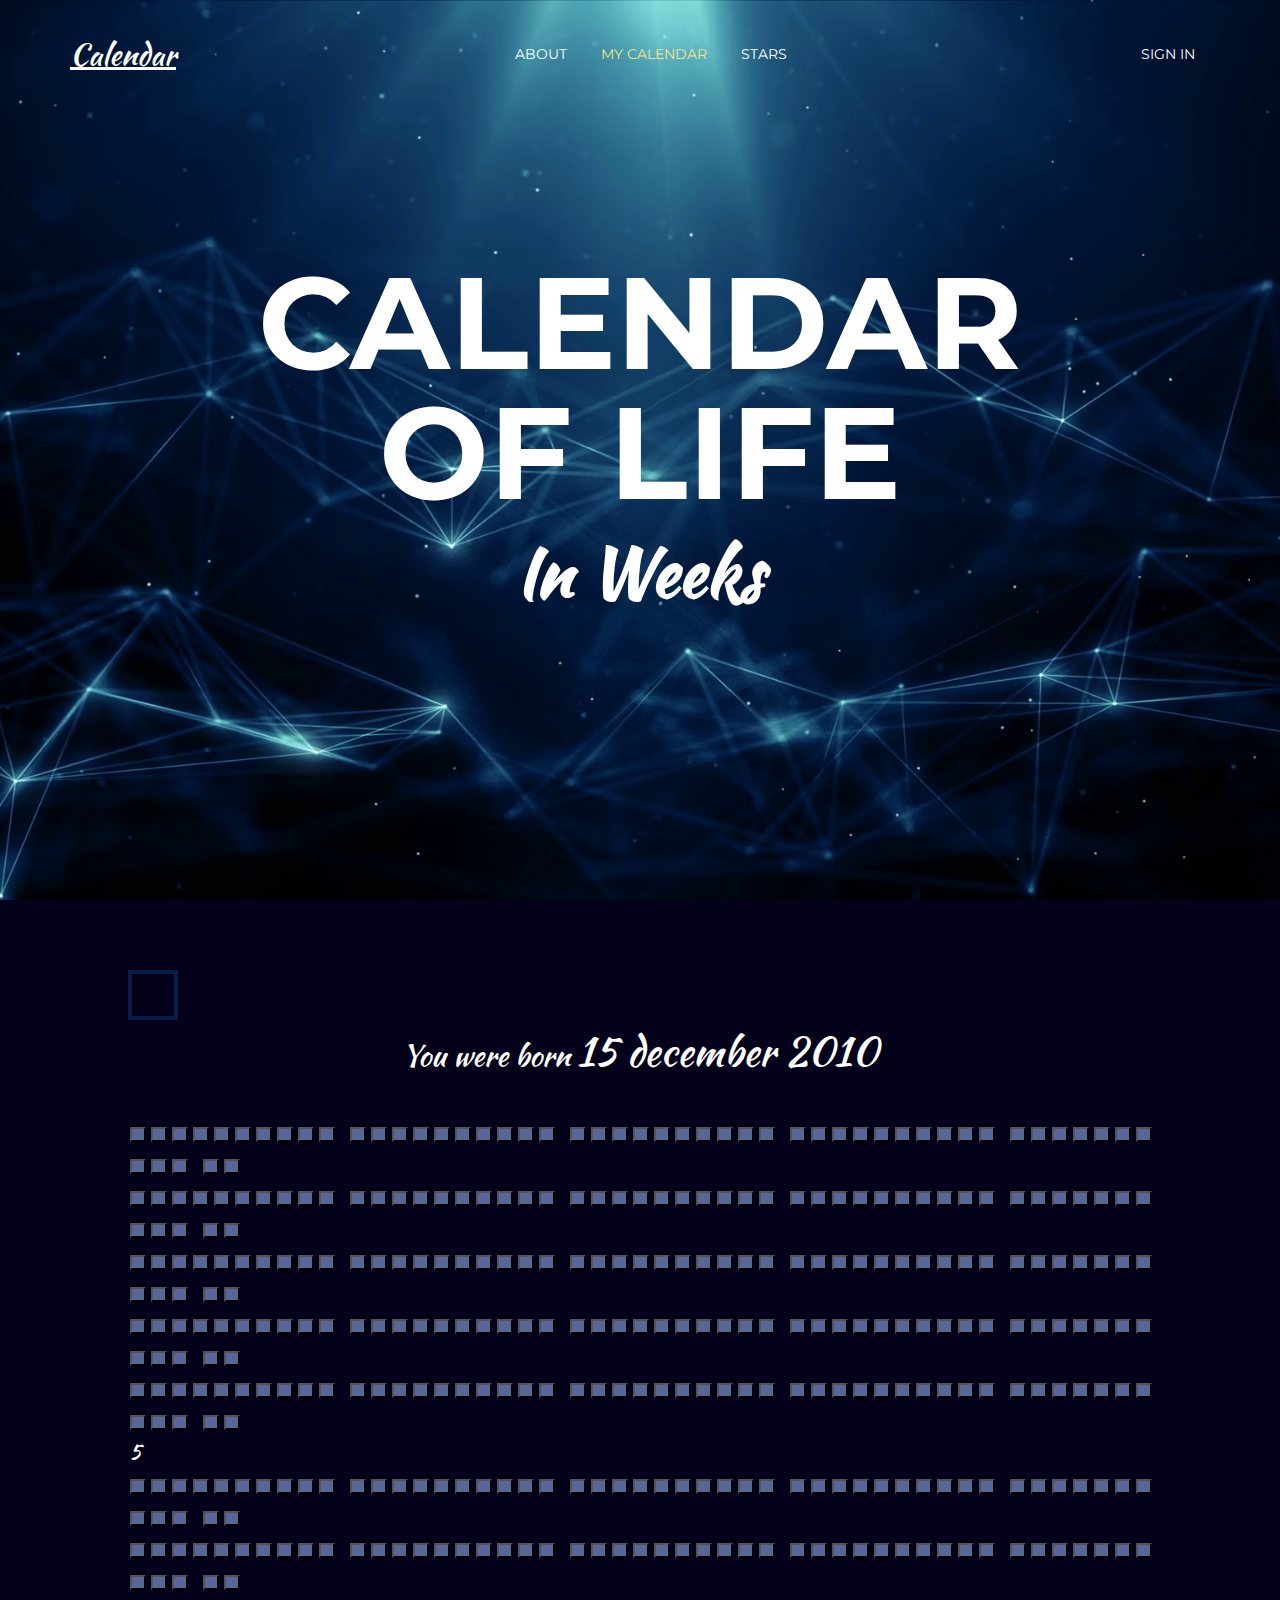
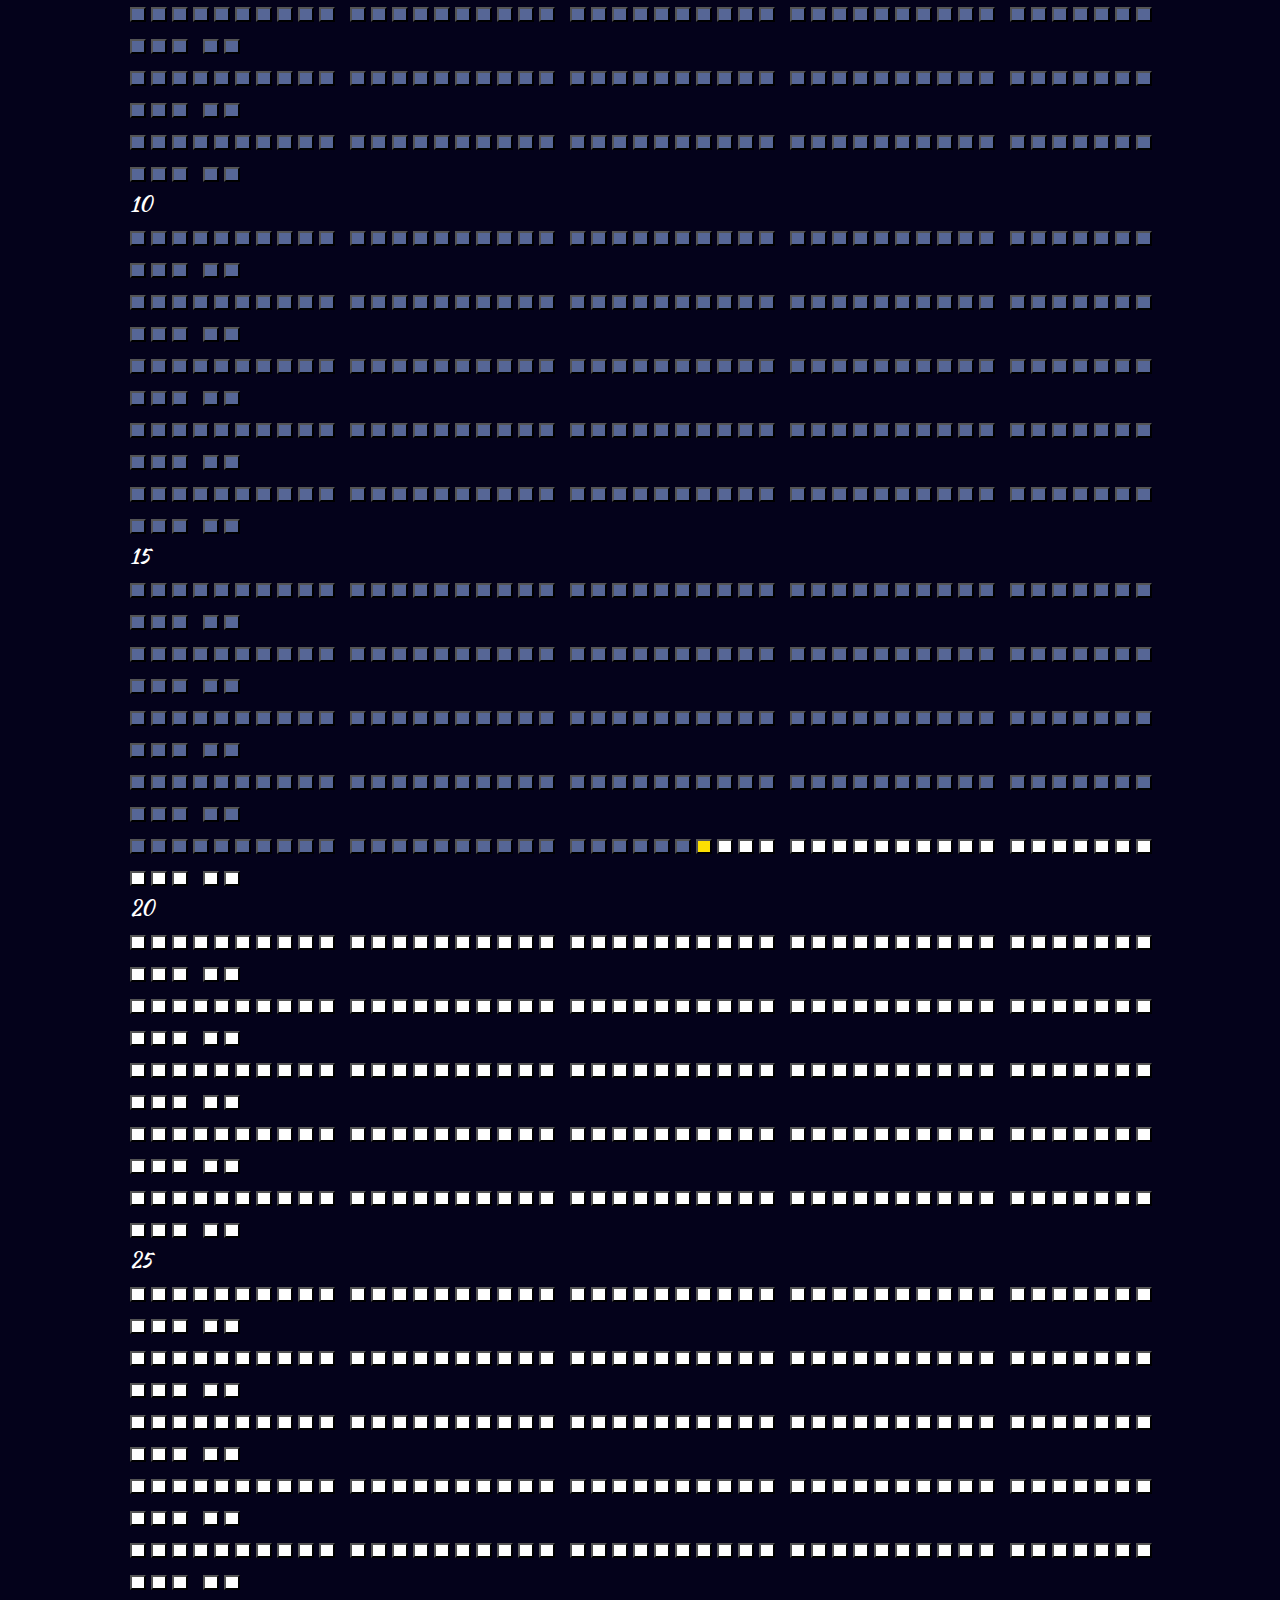
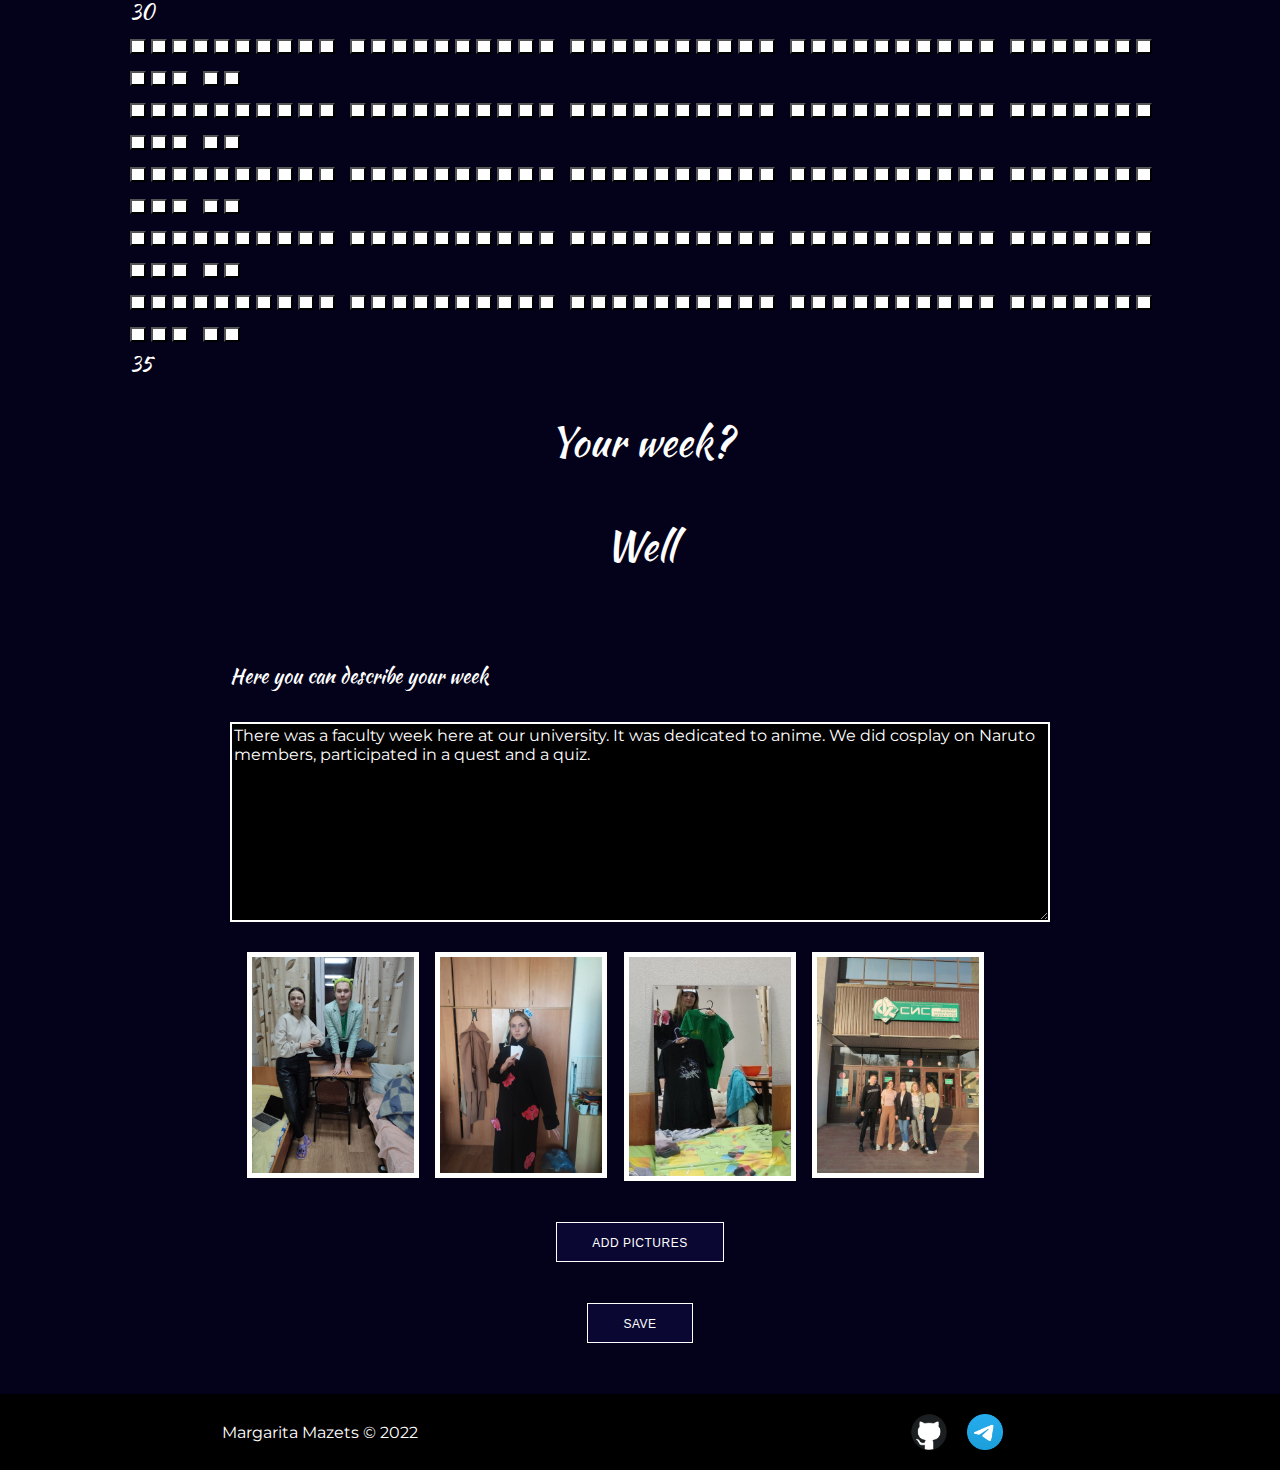
<file: calendarAdded.html>
<!DOCTYPE html>
<html lang="en">
<head>
    <meta charset="UTF-8">
    <link rel="stylesheet" href="assets/css/style.css">
    <link href="https://fonts.googleapis.com/css2?family=Kaushan+Script&family=Montserrat:wght@100;400;700&display=swap" rel="stylesheet">
    <title>Calendar</title>
</head>
<body class="color">
	<header class="header">
		<div class="container">
			<div class="header_inner">	
				<a href="index.html" class="header_logo">Calendar</a>			
				<nav class="nav">
					<a class="nav_link" href="about.html">About</a>
					<a class="nav_link active" href="index.html">My calendar</a>
					<a class="nav_link" href="stars.html">Stars</a>
				</nav>
				<div class="header_signin">
					<a class="nav_link " href="logIn.html">Sign in</a>
				</div>
			</div>
		</div>
	</header>
	<div class="intro">
		<div class="container">
			<div class="intro_inner">
				<h1 class="intro_title">Calendar Of Life</h1>
				<h2 class="intro_suptitle">In Weeks</h2>
			</div>
		</div>
	</div>
	<main>
		<div class="article_container">
			<div class="loader">
				<span></span>
				<span></span>
				<span></span>
				<span></span>
			  </div>
			<div class="main-text" style="margin-bottom: 30px;">
				<span  style="font-size: 30px;">You were born </span>
				<span>15</span>
				<span>december</span>
				<span>2010</span>
			</div>
			<div class="calendar">
				<section class="life-grid">
					<div class="row">
						<div class="calendar-ten">
							<a href="#accesmant"><button type="button"class="colendar-button colendar-button-active"></button></a>
							<a href="#accesmant"><button type="button"class="colendar-button colendar-button-active"></button></a>
							<a href="#accesmant"><button type="button"class="colendar-button colendar-button-active"></button></a>
							<a href="#accesmant"><button type="button"class="colendar-button colendar-button-active"></button></a>
							<a href="#accesmant"><button type="button"class="colendar-button colendar-button-active"></button></a>
							<a href="#accesmant"><button type="button"class="colendar-button colendar-button-active"></button></a>
							<a href="#accesmant"><button type="button"class="colendar-button colendar-button-active"></button></a>
							<a href="#accesmant"><button type="button"class="colendar-button colendar-button-active"></button></a>
							<a href="#accesmant"><button type="button"class="colendar-button colendar-button-active"></button></a>
							<a href="#accesmant"><button type="button"class="colendar-button colendar-button-active"></button></a>
						</div>
						<div class="calendar-ten">
							<a href="#accesmant"><button type="button"class="colendar-button colendar-button-active"></button></a>
							<a href="#accesmant"><button type="button"class="colendar-button colendar-button-active"></button></a>
							<a href="#accesmant"><button type="button"class="colendar-button colendar-button-active"></button></a>
							<a href="#accesmant"><button type="button"class="colendar-button colendar-button-active"></button></a>
							<a href="#accesmant"><button type="button"class="colendar-button colendar-button-active"></button></a>
							<a href="#accesmant"><button type="button"class="colendar-button colendar-button-active"></button></a>
							<a href="#accesmant"><button type="button"class="colendar-button colendar-button-active"></button></a>
							<a href="#accesmant"><button type="button"class="colendar-button colendar-button-active"></button></a>
							<a href="#accesmant"><button type="button"class="colendar-button colendar-button-active"></button></a>
							<a href="#accesmant"><button type="button"class="colendar-button colendar-button-active"></button></a>
						</div>
						<div class="calendar-ten">
							<a href="#accesmant"><button type="button"class="colendar-button colendar-button-active"></button></a>
							<a href="#accesmant"><button type="button"class="colendar-button colendar-button-active"></button></a>
							<a href="#accesmant"><button type="button"class="colendar-button colendar-button-active"></button></a>
							<a href="#accesmant"><button type="button"class="colendar-button colendar-button-active"></button></a>
							<a href="#accesmant"><button type="button"class="colendar-button colendar-button-active"></button></a>
							<a href="#accesmant"><button type="button"class="colendar-button colendar-button-active"></button></a>
							<a href="#accesmant"><button type="button"class="colendar-button colendar-button-active"></button></a>
							<a href="#accesmant"><button type="button"class="colendar-button colendar-button-active"></button></a>
							<a href="#accesmant"><button type="button"class="colendar-button colendar-button-active"></button></a>
							<a href="#accesmant"><button type="button"class="colendar-button colendar-button-active"></button></a>
						</div>
						<div class="calendar-ten">
							<a href="#accesmant"><button type="button"class="colendar-button colendar-button-active"></button></a>
							<a href="#accesmant"><button type="button"class="colendar-button colendar-button-active"></button></a>
							<a href="#accesmant"><button type="button"class="colendar-button colendar-button-active"></button></a>
							<a href="#accesmant"><button type="button"class="colendar-button colendar-button-active"></button></a>
							<a href="#accesmant"><button type="button"class="colendar-button colendar-button-active"></button></a>
							<a href="#accesmant"><button type="button"class="colendar-button colendar-button-active"></button></a>
							<a href="#accesmant"><button type="button"class="colendar-button colendar-button-active"></button></a>
							<a href="#accesmant"><button type="button"class="colendar-button colendar-button-active"></button></a>
							<a href="#accesmant"><button type="button"class="colendar-button colendar-button-active"></button></a>
							<a href="#accesmant"><button type="button"class="colendar-button colendar-button-active"></button></a>
						</div>
						<div class="calendar-ten">
							<a href="#accesmant"><button type="button"class="colendar-button colendar-button-active"></button></a>
							<a href="#accesmant"><button type="button"class="colendar-button colendar-button-active"></button></a>
							<a href="#accesmant"><button type="button"class="colendar-button colendar-button-active"></button></a>
							<a href="#accesmant"><button type="button"class="colendar-button colendar-button-active"></button></a>
							<a href="#accesmant"><button type="button"class="colendar-button colendar-button-active"></button></a>
							<a href="#accesmant"><button type="button"class="colendar-button colendar-button-active"></button></a>
							<a href="#accesmant"><button type="button"class="colendar-button colendar-button-active"></button></a>
							<a href="#accesmant"><button type="button"class="colendar-button colendar-button-active"></button></a>
							<a href="#accesmant"><button type="button"class="colendar-button colendar-button-active"></button></a>
							<a href="#accesmant"><button type="button"class="colendar-button colendar-button-active"></button></a>
						</div>
						<div class="calendar-ten">
							<a href="#accesmant"><button type="button"class="colendar-button colendar-button-active"></button></a>
							<a href="#accesmant"><button type="button"class="colendar-button colendar-button-active"></button></a>
						</div>
					</div>
					<div class="row">
						<div class="calendar-ten">
							<a href="#accesmant"><button type="button"class="colendar-button colendar-button-active"></button></a>
							<a href="#accesmant"><button type="button"class="colendar-button colendar-button-active"></button></a>
							<a href="#accesmant"><button type="button"class="colendar-button colendar-button-active"></button></a>
							<a href="#accesmant"><button type="button"class="colendar-button colendar-button-active"></button></a>
							<a href="#accesmant"><button type="button"class="colendar-button colendar-button-active"></button></a>
							<a href="#accesmant"><button type="button"class="colendar-button colendar-button-active"></button></a>
							<a href="#accesmant"><button type="button"class="colendar-button colendar-button-active"></button></a>
							<a href="#accesmant"><button type="button"class="colendar-button colendar-button-active"></button></a>
							<a href="#accesmant"><button type="button"class="colendar-button colendar-button-active"></button></a>
							<a href="#accesmant"><button type="button"class="colendar-button colendar-button-active"></button></a>
						</div>
						<div class="calendar-ten">
							<a href="#accesmant"><button type="button"class="colendar-button colendar-button-active"></button></a>
							<a href="#accesmant"><button type="button"class="colendar-button colendar-button-active"></button></a>
							<a href="#accesmant"><button type="button"class="colendar-button colendar-button-active"></button></a>
							<a href="#accesmant"><button type="button"class="colendar-button colendar-button-active"></button></a>
							<a href="#accesmant"><button type="button"class="colendar-button colendar-button-active"></button></a>
							<a href="#accesmant"><button type="button"class="colendar-button colendar-button-active"></button></a>
							<a href="#accesmant"><button type="button"class="colendar-button colendar-button-active"></button></a>
							<a href="#accesmant"><button type="button"class="colendar-button colendar-button-active"></button></a>
							<a href="#accesmant"><button type="button"class="colendar-button colendar-button-active"></button></a>
							<a href="#accesmant"><button type="button"class="colendar-button colendar-button-active"></button></a>
						</div>
						<div class="calendar-ten">
							<a href="#accesmant"><button type="button"class="colendar-button colendar-button-active"></button></a>
							<a href="#accesmant"><button type="button"class="colendar-button colendar-button-active"></button></a>
							<a href="#accesmant"><button type="button"class="colendar-button colendar-button-active"></button></a>
							<a href="#accesmant"><button type="button"class="colendar-button colendar-button-active"></button></a>
							<a href="#accesmant"><button type="button"class="colendar-button colendar-button-active"></button></a>
							<a href="#accesmant"><button type="button"class="colendar-button colendar-button-active"></button></a>
							<a href="#accesmant"><button type="button"class="colendar-button colendar-button-active"></button></a>
							<a href="#accesmant"><button type="button"class="colendar-button colendar-button-active"></button></a>
							<a href="#accesmant"><button type="button"class="colendar-button colendar-button-active"></button></a>
							<a href="#accesmant"><button type="button"class="colendar-button colendar-button-active"></button></a>
						</div>
						<div class="calendar-ten">
							<a href="#accesmant"><button type="button"class="colendar-button colendar-button-active"></button></a>
							<a href="#accesmant"><button type="button"class="colendar-button colendar-button-active"></button></a>
							<a href="#accesmant"><button type="button"class="colendar-button colendar-button-active"></button></a>
							<a href="#accesmant"><button type="button"class="colendar-button colendar-button-active"></button></a>
							<a href="#accesmant"><button type="button"class="colendar-button colendar-button-active"></button></a>
							<a href="#accesmant"><button type="button"class="colendar-button colendar-button-active"></button></a>
							<a href="#accesmant"><button type="button"class="colendar-button colendar-button-active"></button></a>
							<a href="#accesmant"><button type="button"class="colendar-button colendar-button-active"></button></a>
							<a href="#accesmant"><button type="button"class="colendar-button colendar-button-active"></button></a>
							<a href="#accesmant"><button type="button"class="colendar-button colendar-button-active"></button></a>
						</div>
						<div class="calendar-ten">
							<a href="#accesmant"><button type="button"class="colendar-button colendar-button-active"></button></a>
							<a href="#accesmant"><button type="button"class="colendar-button colendar-button-active"></button></a>
							<a href="#accesmant"><button type="button"class="colendar-button colendar-button-active"></button></a>
							<a href="#accesmant"><button type="button"class="colendar-button colendar-button-active"></button></a>
							<a href="#accesmant"><button type="button"class="colendar-button colendar-button-active"></button></a>
							<a href="#accesmant"><button type="button"class="colendar-button colendar-button-active"></button></a>
							<a href="#accesmant"><button type="button"class="colendar-button colendar-button-active"></button></a>
							<a href="#accesmant"><button type="button"class="colendar-button colendar-button-active"></button></a>
							<a href="#accesmant"><button type="button"class="colendar-button colendar-button-active"></button></a>
							<a href="#accesmant"><button type="button"class="colendar-button colendar-button-active"></button></a>
						</div>
						<div class="calendar-ten">
							<a href="#accesmant"><button type="button"class="colendar-button colendar-button-active"></button></a>
							<a href="#accesmant"><button type="button"class="colendar-button colendar-button-active"></button></a>
						</div>
					</div>
					<div class="row">
						<div class="calendar-ten">
							<a href="#accesmant"><button type="button"class="colendar-button colendar-button-active"></button></a>
							<a href="#accesmant"><button type="button"class="colendar-button colendar-button-active"></button></a>
							<a href="#accesmant"><button type="button"class="colendar-button colendar-button-active"></button></a>
							<a href="#accesmant"><button type="button"class="colendar-button colendar-button-active"></button></a>
							<a href="#accesmant"><button type="button"class="colendar-button colendar-button-active"></button></a>
							<a href="#accesmant"><button type="button"class="colendar-button colendar-button-active"></button></a>
							<a href="#accesmant"><button type="button"class="colendar-button colendar-button-active"></button></a>
							<a href="#accesmant"><button type="button"class="colendar-button colendar-button-active"></button></a>
							<a href="#accesmant"><button type="button"class="colendar-button colendar-button-active"></button></a>
							<a href="#accesmant"><button type="button"class="colendar-button colendar-button-active"></button></a>
						</div>
						<div class="calendar-ten">
							<a href="#accesmant"><button type="button"class="colendar-button colendar-button-active"></button></a>
							<a href="#accesmant"><button type="button"class="colendar-button colendar-button-active"></button></a>
							<a href="#accesmant"><button type="button"class="colendar-button colendar-button-active"></button></a>
							<a href="#accesmant"><button type="button"class="colendar-button colendar-button-active"></button></a>
							<a href="#accesmant"><button type="button"class="colendar-button colendar-button-active"></button></a>
							<a href="#accesmant"><button type="button"class="colendar-button colendar-button-active"></button></a>
							<a href="#accesmant"><button type="button"class="colendar-button colendar-button-active"></button></a>
							<a href="#accesmant"><button type="button"class="colendar-button colendar-button-active"></button></a>
							<a href="#accesmant"><button type="button"class="colendar-button colendar-button-active"></button></a>
							<a href="#accesmant"><button type="button"class="colendar-button colendar-button-active"></button></a>
						</div>
						<div class="calendar-ten">
							<a href="#accesmant"><button type="button"class="colendar-button colendar-button-active"></button></a>
							<a href="#accesmant"><button type="button"class="colendar-button colendar-button-active"></button></a>
							<a href="#accesmant"><button type="button"class="colendar-button colendar-button-active"></button></a>
							<a href="#accesmant"><button type="button"class="colendar-button colendar-button-active"></button></a>
							<a href="#accesmant"><button type="button"class="colendar-button colendar-button-active"></button></a>
							<a href="#accesmant"><button type="button"class="colendar-button colendar-button-active"></button></a>
							<a href="#accesmant"><button type="button"class="colendar-button colendar-button-active"></button></a>
							<a href="#accesmant"><button type="button"class="colendar-button colendar-button-active"></button></a>
							<a href="#accesmant"><button type="button"class="colendar-button colendar-button-active"></button></a>
							<a href="#accesmant"><button type="button"class="colendar-button colendar-button-active"></button></a>
						</div>
						<div class="calendar-ten">
							<a href="#accesmant"><button type="button"class="colendar-button colendar-button-active"></button></a>
							<a href="#accesmant"><button type="button"class="colendar-button colendar-button-active"></button></a>
							<a href="#accesmant"><button type="button"class="colendar-button colendar-button-active"></button></a>
							<a href="#accesmant"><button type="button"class="colendar-button colendar-button-active"></button></a>
							<a href="#accesmant"><button type="button"class="colendar-button colendar-button-active"></button></a>
							<a href="#accesmant"><button type="button"class="colendar-button colendar-button-active"></button></a>
							<a href="#accesmant"><button type="button"class="colendar-button colendar-button-active"></button></a>
							<a href="#accesmant"><button type="button"class="colendar-button colendar-button-active"></button></a>
							<a href="#accesmant"><button type="button"class="colendar-button colendar-button-active"></button></a>
							<a href="#accesmant"><button type="button"class="colendar-button colendar-button-active"></button></a>
						</div>
						<div class="calendar-ten">
							<a href="#accesmant"><button type="button"class="colendar-button colendar-button-active"></button></a>
							<a href="#accesmant"><button type="button"class="colendar-button colendar-button-active"></button></a>
							<a href="#accesmant"><button type="button"class="colendar-button colendar-button-active"></button></a>
							<a href="#accesmant"><button type="button"class="colendar-button colendar-button-active"></button></a>
							<a href="#accesmant"><button type="button"class="colendar-button colendar-button-active"></button></a>
							<a href="#accesmant"><button type="button"class="colendar-button colendar-button-active"></button></a>
							<a href="#accesmant"><button type="button"class="colendar-button colendar-button-active"></button></a>
							<a href="#accesmant"><button type="button"class="colendar-button colendar-button-active"></button></a>
							<a href="#accesmant"><button type="button"class="colendar-button colendar-button-active"></button></a>
							<a href="#accesmant"><button type="button"class="colendar-button colendar-button-active"></button></a>
						</div>
						<div class="calendar-ten">
							<a href="#accesmant"><button type="button"class="colendar-button colendar-button-active"></button></a>
							<a href="#accesmant"><button type="button"class="colendar-button colendar-button-active"></button></a>
						</div>
					</div>
					<div class="row">
						<div class="calendar-ten">
							<a href="#accesmant"><button type="button"class="colendar-button colendar-button-active"></button></a>
							<a href="#accesmant"><button type="button"class="colendar-button colendar-button-active"></button></a>
							<a href="#accesmant"><button type="button"class="colendar-button colendar-button-active"></button></a>
							<a href="#accesmant"><button type="button"class="colendar-button colendar-button-active"></button></a>
							<a href="#accesmant"><button type="button"class="colendar-button colendar-button-active"></button></a>
							<a href="#accesmant"><button type="button"class="colendar-button colendar-button-active"></button></a>
							<a href="#accesmant"><button type="button"class="colendar-button colendar-button-active"></button></a>
							<a href="#accesmant"><button type="button"class="colendar-button colendar-button-active"></button></a>
							<a href="#accesmant"><button type="button"class="colendar-button colendar-button-active"></button></a>
							<a href="#accesmant"><button type="button"class="colendar-button colendar-button-active"></button></a>
						</div>
						<div class="calendar-ten">
							<a href="#accesmant"><button type="button"class="colendar-button colendar-button-active"></button></a>
							<a href="#accesmant"><button type="button"class="colendar-button colendar-button-active"></button></a>
							<a href="#accesmant"><button type="button"class="colendar-button colendar-button-active"></button></a>
							<a href="#accesmant"><button type="button"class="colendar-button colendar-button-active"></button></a>
							<a href="#accesmant"><button type="button"class="colendar-button colendar-button-active"></button></a>
							<a href="#accesmant"><button type="button"class="colendar-button colendar-button-active"></button></a>
							<a href="#accesmant"><button type="button"class="colendar-button colendar-button-active"></button></a>
							<a href="#accesmant"><button type="button"class="colendar-button colendar-button-active"></button></a>
							<a href="#accesmant"><button type="button"class="colendar-button colendar-button-active"></button></a>
							<a href="#accesmant"><button type="button"class="colendar-button colendar-button-active"></button></a>
						</div>
						<div class="calendar-ten">
							<a href="#accesmant"><button type="button"class="colendar-button colendar-button-active"></button></a>
							<a href="#accesmant"><button type="button"class="colendar-button colendar-button-active"></button></a>
							<a href="#accesmant"><button type="button"class="colendar-button colendar-button-active"></button></a>
							<a href="#accesmant"><button type="button"class="colendar-button colendar-button-active"></button></a>
							<a href="#accesmant"><button type="button"class="colendar-button colendar-button-active"></button></a>
							<a href="#accesmant"><button type="button"class="colendar-button colendar-button-active"></button></a>
							<a href="#accesmant"><button type="button"class="colendar-button colendar-button-active"></button></a>
							<a href="#accesmant"><button type="button"class="colendar-button colendar-button-active"></button></a>
							<a href="#accesmant"><button type="button"class="colendar-button colendar-button-active"></button></a>
							<a href="#accesmant"><button type="button"class="colendar-button colendar-button-active"></button></a>
						</div>
						<div class="calendar-ten">
							<a href="#accesmant"><button type="button"class="colendar-button colendar-button-active"></button></a>
							<a href="#accesmant"><button type="button"class="colendar-button colendar-button-active"></button></a>
							<a href="#accesmant"><button type="button"class="colendar-button colendar-button-active"></button></a>
							<a href="#accesmant"><button type="button"class="colendar-button colendar-button-active"></button></a>
							<a href="#accesmant"><button type="button"class="colendar-button colendar-button-active"></button></a>
							<a href="#accesmant"><button type="button"class="colendar-button colendar-button-active"></button></a>
							<a href="#accesmant"><button type="button"class="colendar-button colendar-button-active"></button></a>
							<a href="#accesmant"><button type="button"class="colendar-button colendar-button-active"></button></a>
							<a href="#accesmant"><button type="button"class="colendar-button colendar-button-active"></button></a>
							<a href="#accesmant"><button type="button"class="colendar-button colendar-button-active"></button></a>
						</div>
						<div class="calendar-ten">
							<a href="#accesmant"><button type="button"class="colendar-button colendar-button-active"></button></a>
							<a href="#accesmant"><button type="button"class="colendar-button colendar-button-active"></button></a>
							<a href="#accesmant"><button type="button"class="colendar-button colendar-button-active"></button></a>
							<a href="#accesmant"><button type="button"class="colendar-button colendar-button-active"></button></a>
							<a href="#accesmant"><button type="button"class="colendar-button colendar-button-active"></button></a>
							<a href="#accesmant"><button type="button"class="colendar-button colendar-button-active"></button></a>
							<a href="#accesmant"><button type="button"class="colendar-button colendar-button-active"></button></a>
							<a href="#accesmant"><button type="button"class="colendar-button colendar-button-active"></button></a>
							<a href="#accesmant"><button type="button"class="colendar-button colendar-button-active"></button></a>
							<a href="#accesmant"><button type="button"class="colendar-button colendar-button-active"></button></a>
						</div>
						<div class="calendar-ten">
							<a href="#accesmant"><button type="button"class="colendar-button colendar-button-active"></button></a>
							<a href="#accesmant"><button type="button"class="colendar-button colendar-button-active"></button></a>
						</div>
					</div>
					<div class="row">
						<div class="calendar-ten">
							<a href="#accesmant"><button type="button"class="colendar-button colendar-button-active"></button></a>
							<a href="#accesmant"><button type="button"class="colendar-button colendar-button-active"></button></a>
							<a href="#accesmant"><button type="button"class="colendar-button colendar-button-active"></button></a>
							<a href="#accesmant"><button type="button"class="colendar-button colendar-button-active"></button></a>
							<a href="#accesmant"><button type="button"class="colendar-button colendar-button-active"></button></a>
							<a href="#accesmant"><button type="button"class="colendar-button colendar-button-active"></button></a>
							<a href="#accesmant"><button type="button"class="colendar-button colendar-button-active"></button></a>
							<a href="#accesmant"><button type="button"class="colendar-button colendar-button-active"></button></a>
							<a href="#accesmant"><button type="button"class="colendar-button colendar-button-active"></button></a>
							<a href="#accesmant"><button type="button"class="colendar-button colendar-button-active"></button></a>
						</div>
						<div class="calendar-ten">
							<a href="#accesmant"><button type="button"class="colendar-button colendar-button-active"></button></a>
							<a href="#accesmant"><button type="button"class="colendar-button colendar-button-active"></button></a>
							<a href="#accesmant"><button type="button"class="colendar-button colendar-button-active"></button></a>
							<a href="#accesmant"><button type="button"class="colendar-button colendar-button-active"></button></a>
							<a href="#accesmant"><button type="button"class="colendar-button colendar-button-active"></button></a>
							<a href="#accesmant"><button type="button"class="colendar-button colendar-button-active"></button></a>
							<a href="#accesmant"><button type="button"class="colendar-button colendar-button-active"></button></a>
							<a href="#accesmant"><button type="button"class="colendar-button colendar-button-active"></button></a>
							<a href="#accesmant"><button type="button"class="colendar-button colendar-button-active"></button></a>
							<a href="#accesmant"><button type="button"class="colendar-button colendar-button-active"></button></a>
						</div>
						<div class="calendar-ten">
							<a href="#accesmant"><button type="button"class="colendar-button colendar-button-active"></button></a>
							<a href="#accesmant"><button type="button"class="colendar-button colendar-button-active"></button></a>
							<a href="#accesmant"><button type="button"class="colendar-button colendar-button-active"></button></a>
							<a href="#accesmant"><button type="button"class="colendar-button colendar-button-active"></button></a>
							<a href="#accesmant"><button type="button"class="colendar-button colendar-button-active"></button></a>
							<a href="#accesmant"><button type="button"class="colendar-button colendar-button-active"></button></a>
							<a href="#accesmant"><button type="button"class="colendar-button colendar-button-active"></button></a>
							<a href="#accesmant"><button type="button"class="colendar-button colendar-button-active"></button></a>
							<a href="#accesmant"><button type="button"class="colendar-button colendar-button-active"></button></a>
							<a href="#accesmant"><button type="button"class="colendar-button colendar-button-active"></button></a>
						</div>
						<div class="calendar-ten">
							<a href="#accesmant"><button type="button"class="colendar-button colendar-button-active"></button></a>
							<a href="#accesmant"><button type="button"class="colendar-button colendar-button-active"></button></a>
							<a href="#accesmant"><button type="button"class="colendar-button colendar-button-active"></button></a>
							<a href="#accesmant"><button type="button"class="colendar-button colendar-button-active"></button></a>
							<a href="#accesmant"><button type="button"class="colendar-button colendar-button-active"></button></a>
							<a href="#accesmant"><button type="button"class="colendar-button colendar-button-active"></button></a>
							<a href="#accesmant"><button type="button"class="colendar-button colendar-button-active"></button></a>
							<a href="#accesmant"><button type="button"class="colendar-button colendar-button-active"></button></a>
							<a href="#accesmant"><button type="button"class="colendar-button colendar-button-active"></button></a>
							<a href="#accesmant"><button type="button"class="colendar-button colendar-button-active"></button></a>
						</div>
						<div class="calendar-ten">
							<a href="#accesmant"><button type="button"class="colendar-button colendar-button-active"></button></a>
							<a href="#accesmant"><button type="button"class="colendar-button colendar-button-active"></button></a>
							<a href="#accesmant"><button type="button"class="colendar-button colendar-button-active"></button></a>
							<a href="#accesmant"><button type="button"class="colendar-button colendar-button-active"></button></a>
							<a href="#accesmant"><button type="button"class="colendar-button colendar-button-active"></button></a>
							<a href="#accesmant"><button type="button"class="colendar-button colendar-button-active"></button></a>
							<a href="#accesmant"><button type="button"class="colendar-button colendar-button-active"></button></a>
							<a href="#accesmant"><button type="button"class="colendar-button colendar-button-active"></button></a>
							<a href="#accesmant"><button type="button"class="colendar-button colendar-button-active"></button></a>
							<a href="#accesmant"><button type="button"class="colendar-button colendar-button-active"></button></a>
						</div>
						<div class="calendar-ten">
							<a href="#accesmant"><button type="button"class="colendar-button colendar-button-active"></button></a>
							<a href="#accesmant"><button type="button"class="colendar-button colendar-button-active"></button></a>
						</div>
					</div>
					<div class="year" style="top: 65px; color:white">5</div>
					<div class="row">
						<div class="calendar-ten">
							<a href="#accesmant"><button type="button"class="colendar-button colendar-button-active"></button></a>
							<a href="#accesmant"><button type="button"class="colendar-button colendar-button-active"></button></a>
							<a href="#accesmant"><button type="button"class="colendar-button colendar-button-active"></button></a>
							<a href="#accesmant"><button type="button"class="colendar-button colendar-button-active"></button></a>
							<a href="#accesmant"><button type="button"class="colendar-button colendar-button-active"></button></a>
							<a href="#accesmant"><button type="button"class="colendar-button colendar-button-active"></button></a>
							<a href="#accesmant"><button type="button"class="colendar-button colendar-button-active"></button></a>
							<a href="#accesmant"><button type="button"class="colendar-button colendar-button-active"></button></a>
							<a href="#accesmant"><button type="button"class="colendar-button colendar-button-active"></button></a>
							<a href="#accesmant"><button type="button"class="colendar-button colendar-button-active"></button></a>
						</div>
						<div class="calendar-ten">
							<a href="#accesmant"><button type="button"class="colendar-button colendar-button-active"></button></a>
							<a href="#accesmant"><button type="button"class="colendar-button colendar-button-active"></button></a>
							<a href="#accesmant"><button type="button"class="colendar-button colendar-button-active"></button></a>
							<a href="#accesmant"><button type="button"class="colendar-button colendar-button-active"></button></a>
							<a href="#accesmant"><button type="button"class="colendar-button colendar-button-active"></button></a>
							<a href="#accesmant"><button type="button"class="colendar-button colendar-button-active"></button></a>
							<a href="#accesmant"><button type="button"class="colendar-button colendar-button-active"></button></a>
							<a href="#accesmant"><button type="button"class="colendar-button colendar-button-active"></button></a>
							<a href="#accesmant"><button type="button"class="colendar-button colendar-button-active"></button></a>
							<a href="#accesmant"><button type="button"class="colendar-button colendar-button-active"></button></a>
						</div>
						<div class="calendar-ten">
							<a href="#accesmant"><button type="button"class="colendar-button colendar-button-active"></button></a>
							<a href="#accesmant"><button type="button"class="colendar-button colendar-button-active"></button></a>
							<a href="#accesmant"><button type="button"class="colendar-button colendar-button-active"></button></a>
							<a href="#accesmant"><button type="button"class="colendar-button colendar-button-active"></button></a>
							<a href="#accesmant"><button type="button"class="colendar-button colendar-button-active"></button></a>
							<a href="#accesmant"><button type="button"class="colendar-button colendar-button-active"></button></a>
							<a href="#accesmant"><button type="button"class="colendar-button colendar-button-active"></button></a>
							<a href="#accesmant"><button type="button"class="colendar-button colendar-button-active"></button></a>
							<a href="#accesmant"><button type="button"class="colendar-button colendar-button-active"></button></a>
							<a href="#accesmant"><button type="button"class="colendar-button colendar-button-active"></button></a>
						</div>
						<div class="calendar-ten">
							<a href="#accesmant"><button type="button"class="colendar-button colendar-button-active"></button></a>
							<a href="#accesmant"><button type="button"class="colendar-button colendar-button-active"></button></a>
							<a href="#accesmant"><button type="button"class="colendar-button colendar-button-active"></button></a>
							<a href="#accesmant"><button type="button"class="colendar-button colendar-button-active"></button></a>
							<a href="#accesmant"><button type="button"class="colendar-button colendar-button-active"></button></a>
							<a href="#accesmant"><button type="button"class="colendar-button colendar-button-active"></button></a>
							<a href="#accesmant"><button type="button"class="colendar-button colendar-button-active"></button></a>
							<a href="#accesmant"><button type="button"class="colendar-button colendar-button-active"></button></a>
							<a href="#accesmant"><button type="button"class="colendar-button colendar-button-active"></button></a>
							<a href="#accesmant"><button type="button"class="colendar-button colendar-button-active"></button></a>
						</div>
						<div class="calendar-ten">
							<a href="#accesmant"><button type="button"class="colendar-button colendar-button-active"></button></a>
							<a href="#accesmant"><button type="button"class="colendar-button colendar-button-active"></button></a>
							<a href="#accesmant"><button type="button"class="colendar-button colendar-button-active"></button></a>
							<a href="#accesmant"><button type="button"class="colendar-button colendar-button-active"></button></a>
							<a href="#accesmant"><button type="button"class="colendar-button colendar-button-active"></button></a>
							<a href="#accesmant"><button type="button"class="colendar-button colendar-button-active"></button></a>
							<a href="#accesmant"><button type="button"class="colendar-button colendar-button-active"></button></a>
							<a href="#accesmant"><button type="button"class="colendar-button colendar-button-active"></button></a>
							<a href="#accesmant"><button type="button"class="colendar-button colendar-button-active"></button></a>
							<a href="#accesmant"><button type="button"class="colendar-button colendar-button-active"></button></a>
						</div>
						<div class="calendar-ten">
							<a href="#accesmant"><button type="button"class="colendar-button colendar-button-active"></button></a>
							<a href="#accesmant"><button type="button"class="colendar-button colendar-button-active"></button></a>
						</div>
					</div>
					<div class="row">
						<div class="calendar-ten">
							<a href="#accesmant"><button type="button"class="colendar-button colendar-button-active"></button></a>
							<a href="#accesmant"><button type="button"class="colendar-button colendar-button-active"></button></a>
							<a href="#accesmant"><button type="button"class="colendar-button colendar-button-active"></button></a>
							<a href="#accesmant"><button type="button"class="colendar-button colendar-button-active"></button></a>
							<a href="#accesmant"><button type="button"class="colendar-button colendar-button-active"></button></a>
							<a href="#accesmant"><button type="button"class="colendar-button colendar-button-active"></button></a>
							<a href="#accesmant"><button type="button"class="colendar-button colendar-button-active"></button></a>
							<a href="#accesmant"><button type="button"class="colendar-button colendar-button-active"></button></a>
							<a href="#accesmant"><button type="button"class="colendar-button colendar-button-active"></button></a>
							<a href="#accesmant"><button type="button"class="colendar-button colendar-button-active"></button></a>
						</div>
						<div class="calendar-ten">
							<a href="#accesmant"><button type="button"class="colendar-button colendar-button-active"></button></a>
							<a href="#accesmant"><button type="button"class="colendar-button colendar-button-active"></button></a>
							<a href="#accesmant"><button type="button"class="colendar-button colendar-button-active"></button></a>
							<a href="#accesmant"><button type="button"class="colendar-button colendar-button-active"></button></a>
							<a href="#accesmant"><button type="button"class="colendar-button colendar-button-active"></button></a>
							<a href="#accesmant"><button type="button"class="colendar-button colendar-button-active"></button></a>
							<a href="#accesmant"><button type="button"class="colendar-button colendar-button-active"></button></a>
							<a href="#accesmant"><button type="button"class="colendar-button colendar-button-active"></button></a>
							<a href="#accesmant"><button type="button"class="colendar-button colendar-button-active"></button></a>
							<a href="#accesmant"><button type="button"class="colendar-button colendar-button-active"></button></a>
						</div>
						<div class="calendar-ten">
							<a href="#accesmant"><button type="button"class="colendar-button colendar-button-active"></button></a>
							<a href="#accesmant"><button type="button"class="colendar-button colendar-button-active"></button></a>
							<a href="#accesmant"><button type="button"class="colendar-button colendar-button-active"></button></a>
							<a href="#accesmant"><button type="button"class="colendar-button colendar-button-active"></button></a>
							<a href="#accesmant"><button type="button"class="colendar-button colendar-button-active"></button></a>
							<a href="#accesmant"><button type="button"class="colendar-button colendar-button-active"></button></a>
							<a href="#accesmant"><button type="button"class="colendar-button colendar-button-active"></button></a>
							<a href="#accesmant"><button type="button"class="colendar-button colendar-button-active"></button></a>
							<a href="#accesmant"><button type="button"class="colendar-button colendar-button-active"></button></a>
							<a href="#accesmant"><button type="button"class="colendar-button colendar-button-active"></button></a>
						</div>
						<div class="calendar-ten">
							<a href="#accesmant"><button type="button"class="colendar-button colendar-button-active"></button></a>
							<a href="#accesmant"><button type="button"class="colendar-button colendar-button-active"></button></a>
							<a href="#accesmant"><button type="button"class="colendar-button colendar-button-active"></button></a>
							<a href="#accesmant"><button type="button"class="colendar-button colendar-button-active"></button></a>
							<a href="#accesmant"><button type="button"class="colendar-button colendar-button-active"></button></a>
							<a href="#accesmant"><button type="button"class="colendar-button colendar-button-active"></button></a>
							<a href="#accesmant"><button type="button"class="colendar-button colendar-button-active"></button></a>
							<a href="#accesmant"><button type="button"class="colendar-button colendar-button-active"></button></a>
							<a href="#accesmant"><button type="button"class="colendar-button colendar-button-active"></button></a>
							<a href="#accesmant"><button type="button"class="colendar-button colendar-button-active"></button></a>
						</div>
						<div class="calendar-ten">
							<a href="#accesmant"><button type="button"class="colendar-button colendar-button-active"></button></a>
							<a href="#accesmant"><button type="button"class="colendar-button colendar-button-active"></button></a>
							<a href="#accesmant"><button type="button"class="colendar-button colendar-button-active"></button></a>
							<a href="#accesmant"><button type="button"class="colendar-button colendar-button-active"></button></a>
							<a href="#accesmant"><button type="button"class="colendar-button colendar-button-active"></button></a>
							<a href="#accesmant"><button type="button"class="colendar-button colendar-button-active"></button></a>
							<a href="#accesmant"><button type="button"class="colendar-button colendar-button-active"></button></a>
							<a href="#accesmant"><button type="button"class="colendar-button colendar-button-active"></button></a>
							<a href="#accesmant"><button type="button"class="colendar-button colendar-button-active"></button></a>
							<a href="#accesmant"><button type="button"class="colendar-button colendar-button-active"></button></a>
						</div>
						<div class="calendar-ten">
							<a href="#accesmant"><button type="button"class="colendar-button colendar-button-active"></button></a>
							<a href="#accesmant"><button type="button"class="colendar-button colendar-button-active"></button></a>
						</div>
					</div>
					<div class="row">
						<div class="calendar-ten">
							<a href="#accesmant"><button type="button"class="colendar-button colendar-button-active"></button></a>
							<a href="#accesmant"><button type="button"class="colendar-button colendar-button-active"></button></a>
							<a href="#accesmant"><button type="button"class="colendar-button colendar-button-active"></button></a>
							<a href="#accesmant"><button type="button"class="colendar-button colendar-button-active"></button></a>
							<a href="#accesmant"><button type="button"class="colendar-button colendar-button-active"></button></a>
							<a href="#accesmant"><button type="button"class="colendar-button colendar-button-active"></button></a>
							<a href="#accesmant"><button type="button"class="colendar-button colendar-button-active"></button></a>
							<a href="#accesmant"><button type="button"class="colendar-button colendar-button-active"></button></a>
							<a href="#accesmant"><button type="button"class="colendar-button colendar-button-active"></button></a>
							<a href="#accesmant"><button type="button"class="colendar-button colendar-button-active"></button></a>
						</div>
						<div class="calendar-ten">
							<a href="#accesmant"><button type="button"class="colendar-button colendar-button-active"></button></a>
							<a href="#accesmant"><button type="button"class="colendar-button colendar-button-active"></button></a>
							<a href="#accesmant"><button type="button"class="colendar-button colendar-button-active"></button></a>
							<a href="#accesmant"><button type="button"class="colendar-button colendar-button-active"></button></a>
							<a href="#accesmant"><button type="button"class="colendar-button colendar-button-active"></button></a>
							<a href="#accesmant"><button type="button"class="colendar-button colendar-button-active"></button></a>
							<a href="#accesmant"><button type="button"class="colendar-button colendar-button-active"></button></a>
							<a href="#accesmant"><button type="button"class="colendar-button colendar-button-active"></button></a>
							<a href="#accesmant"><button type="button"class="colendar-button colendar-button-active"></button></a>
							<a href="#accesmant"><button type="button"class="colendar-button colendar-button-active"></button></a>
						</div>
						<div class="calendar-ten">
							<a href="#accesmant"><button type="button"class="colendar-button colendar-button-active"></button></a>
							<a href="#accesmant"><button type="button"class="colendar-button colendar-button-active"></button></a>
							<a href="#accesmant"><button type="button"class="colendar-button colendar-button-active"></button></a>
							<a href="#accesmant"><button type="button"class="colendar-button colendar-button-active"></button></a>
							<a href="#accesmant"><button type="button"class="colendar-button colendar-button-active"></button></a>
							<a href="#accesmant"><button type="button"class="colendar-button colendar-button-active"></button></a>
							<a href="#accesmant"><button type="button"class="colendar-button colendar-button-active"></button></a>
							<a href="#accesmant"><button type="button"class="colendar-button colendar-button-active"></button></a>
							<a href="#accesmant"><button type="button"class="colendar-button colendar-button-active"></button></a>
							<a href="#accesmant"><button type="button"class="colendar-button colendar-button-active"></button></a>
						</div>
						<div class="calendar-ten">
							<a href="#accesmant"><button type="button"class="colendar-button colendar-button-active"></button></a>
							<a href="#accesmant"><button type="button"class="colendar-button colendar-button-active"></button></a>
							<a href="#accesmant"><button type="button"class="colendar-button colendar-button-active"></button></a>
							<a href="#accesmant"><button type="button"class="colendar-button colendar-button-active"></button></a>
							<a href="#accesmant"><button type="button"class="colendar-button colendar-button-active"></button></a>
							<a href="#accesmant"><button type="button"class="colendar-button colendar-button-active"></button></a>
							<a href="#accesmant"><button type="button"class="colendar-button colendar-button-active"></button></a>
							<a href="#accesmant"><button type="button"class="colendar-button colendar-button-active"></button></a>
							<a href="#accesmant"><button type="button"class="colendar-button colendar-button-active"></button></a>
							<a href="#accesmant"><button type="button"class="colendar-button colendar-button-active"></button></a>
						</div>
						<div class="calendar-ten">
							<a href="#accesmant"><button type="button"class="colendar-button colendar-button-active"></button></a>
							<a href="#accesmant"><button type="button"class="colendar-button colendar-button-active"></button></a>
							<a href="#accesmant"><button type="button"class="colendar-button colendar-button-active"></button></a>
							<a href="#accesmant"><button type="button"class="colendar-button colendar-button-active"></button></a>
							<a href="#accesmant"><button type="button"class="colendar-button colendar-button-active"></button></a>
							<a href="#accesmant"><button type="button"class="colendar-button colendar-button-active"></button></a>
							<a href="#accesmant"><button type="button"class="colendar-button colendar-button-active"></button></a>
							<a href="#accesmant"><button type="button"class="colendar-button colendar-button-active"></button></a>
							<a href="#accesmant"><button type="button"class="colendar-button colendar-button-active"></button></a>
							<a href="#accesmant"><button type="button"class="colendar-button colendar-button-active"></button></a>
						</div>
						<div class="calendar-ten">
							<a href="#accesmant"><button type="button"class="colendar-button colendar-button-active"></button></a>
							<a href="#accesmant"><button type="button"class="colendar-button colendar-button-active"></button></a>
						</div>
					</div>
					<div class="row">
						<div class="calendar-ten">
							<a href="#accesmant"><button type="button"class="colendar-button colendar-button-active"></button></a>
							<a href="#accesmant"><button type="button"class="colendar-button colendar-button-active"></button></a>
							<a href="#accesmant"><button type="button"class="colendar-button colendar-button-active"></button></a>
							<a href="#accesmant"><button type="button"class="colendar-button colendar-button-active"></button></a>
							<a href="#accesmant"><button type="button"class="colendar-button colendar-button-active"></button></a>
							<a href="#accesmant"><button type="button"class="colendar-button colendar-button-active"></button></a>
							<a href="#accesmant"><button type="button"class="colendar-button colendar-button-active"></button></a>
							<a href="#accesmant"><button type="button"class="colendar-button colendar-button-active"></button></a>
							<a href="#accesmant"><button type="button"class="colendar-button colendar-button-active"></button></a>
							<a href="#accesmant"><button type="button"class="colendar-button colendar-button-active"></button></a>
						</div>
						<div class="calendar-ten">
							<a href="#accesmant"><button type="button"class="colendar-button colendar-button-active"></button></a>
							<a href="#accesmant"><button type="button"class="colendar-button colendar-button-active"></button></a>
							<a href="#accesmant"><button type="button"class="colendar-button colendar-button-active"></button></a>
							<a href="#accesmant"><button type="button"class="colendar-button colendar-button-active"></button></a>
							<a href="#accesmant"><button type="button"class="colendar-button colendar-button-active"></button></a>
							<a href="#accesmant"><button type="button"class="colendar-button colendar-button-active"></button></a>
							<a href="#accesmant"><button type="button"class="colendar-button colendar-button-active"></button></a>
							<a href="#accesmant"><button type="button"class="colendar-button colendar-button-active"></button></a>
							<a href="#accesmant"><button type="button"class="colendar-button colendar-button-active"></button></a>
							<a href="#accesmant"><button type="button"class="colendar-button colendar-button-active"></button></a>
						</div>
						<div class="calendar-ten">
							<a href="#accesmant"><button type="button"class="colendar-button colendar-button-active"></button></a>
							<a href="#accesmant"><button type="button"class="colendar-button colendar-button-active"></button></a>
							<a href="#accesmant"><button type="button"class="colendar-button colendar-button-active"></button></a>
							<a href="#accesmant"><button type="button"class="colendar-button colendar-button-active"></button></a>
							<a href="#accesmant"><button type="button"class="colendar-button colendar-button-active"></button></a>
							<a href="#accesmant"><button type="button"class="colendar-button colendar-button-active"></button></a>
							<a href="#accesmant"><button type="button"class="colendar-button colendar-button-active"></button></a>
							<a href="#accesmant"><button type="button"class="colendar-button colendar-button-active"></button></a>
							<a href="#accesmant"><button type="button"class="colendar-button colendar-button-active"></button></a>
							<a href="#accesmant"><button type="button"class="colendar-button colendar-button-active"></button></a>
						</div>
						<div class="calendar-ten">
							<a href="#accesmant"><button type="button"class="colendar-button colendar-button-active"></button></a>
							<a href="#accesmant"><button type="button"class="colendar-button colendar-button-active"></button></a>
							<a href="#accesmant"><button type="button"class="colendar-button colendar-button-active"></button></a>
							<a href="#accesmant"><button type="button"class="colendar-button colendar-button-active"></button></a>
							<a href="#accesmant"><button type="button"class="colendar-button colendar-button-active"></button></a>
							<a href="#accesmant"><button type="button"class="colendar-button colendar-button-active"></button></a>
							<a href="#accesmant"><button type="button"class="colendar-button colendar-button-active"></button></a>
							<a href="#accesmant"><button type="button"class="colendar-button colendar-button-active"></button></a>
							<a href="#accesmant"><button type="button"class="colendar-button colendar-button-active"></button></a>
							<a href="#accesmant"><button type="button"class="colendar-button colendar-button-active"></button></a>
						</div>
						<div class="calendar-ten">
							<a href="#accesmant"><button type="button"class="colendar-button colendar-button-active"></button></a>
							<a href="#accesmant"><button type="button"class="colendar-button colendar-button-active"></button></a>
							<a href="#accesmant"><button type="button"class="colendar-button colendar-button-active"></button></a>
							<a href="#accesmant"><button type="button"class="colendar-button colendar-button-active"></button></a>
							<a href="#accesmant"><button type="button"class="colendar-button colendar-button-active"></button></a>
							<a href="#accesmant"><button type="button"class="colendar-button colendar-button-active"></button></a>
							<a href="#accesmant"><button type="button"class="colendar-button colendar-button-active"></button></a>
							<a href="#accesmant"><button type="button"class="colendar-button colendar-button-active"></button></a>
							<a href="#accesmant"><button type="button"class="colendar-button colendar-button-active"></button></a>
							<a href="#accesmant"><button type="button"class="colendar-button colendar-button-active"></button></a>
						</div>
						<div class="calendar-ten">
							<a href="#accesmant"><button type="button"class="colendar-button colendar-button-active"></button></a>
							<a href="#accesmant"><button type="button"class="colendar-button colendar-button-active"></button></a>
						</div>
					</div>
					<div class="row">
						<div class="calendar-ten">
							<a href="#accesmant"><button type="button"class="colendar-button colendar-button-active"></button></a>
							<a href="#accesmant"><button type="button"class="colendar-button colendar-button-active"></button></a>
							<a href="#accesmant"><button type="button"class="colendar-button colendar-button-active"></button></a>
							<a href="#accesmant"><button type="button"class="colendar-button colendar-button-active"></button></a>
							<a href="#accesmant"><button type="button"class="colendar-button colendar-button-active"></button></a>
							<a href="#accesmant"><button type="button"class="colendar-button colendar-button-active"></button></a>
							<a href="#accesmant"><button type="button"class="colendar-button colendar-button-active"></button></a>
							<a href="#accesmant"><button type="button"class="colendar-button colendar-button-active"></button></a>
							<a href="#accesmant"><button type="button"class="colendar-button colendar-button-active"></button></a>
							<a href="#accesmant"><button type="button"class="colendar-button colendar-button-active"></button></a>
						</div>
						<div class="calendar-ten">
							<a href="#accesmant"><button type="button"class="colendar-button colendar-button-active"></button></a>
							<a href="#accesmant"><button type="button"class="colendar-button colendar-button-active"></button></a>
							<a href="#accesmant"><button type="button"class="colendar-button colendar-button-active"></button></a>
							<a href="#accesmant"><button type="button"class="colendar-button colendar-button-active"></button></a>
							<a href="#accesmant"><button type="button"class="colendar-button colendar-button-active"></button></a>
							<a href="#accesmant"><button type="button"class="colendar-button colendar-button-active"></button></a>
							<a href="#accesmant"><button type="button"class="colendar-button colendar-button-active"></button></a>
							<a href="#accesmant"><button type="button"class="colendar-button colendar-button-active"></button></a>
							<a href="#accesmant"><button type="button"class="colendar-button colendar-button-active"></button></a>
							<a href="#accesmant"><button type="button"class="colendar-button colendar-button-active"></button></a>
						</div>
						<div class="calendar-ten">
							<a href="#accesmant"><button type="button"class="colendar-button colendar-button-active"></button></a>
							<a href="#accesmant"><button type="button"class="colendar-button colendar-button-active"></button></a>
							<a href="#accesmant"><button type="button"class="colendar-button colendar-button-active"></button></a>
							<a href="#accesmant"><button type="button"class="colendar-button colendar-button-active"></button></a>
							<a href="#accesmant"><button type="button"class="colendar-button colendar-button-active"></button></a>
							<a href="#accesmant"><button type="button"class="colendar-button colendar-button-active"></button></a>
							<a href="#accesmant"><button type="button"class="colendar-button colendar-button-active"></button></a>
							<a href="#accesmant"><button type="button"class="colendar-button colendar-button-active"></button></a>
							<a href="#accesmant"><button type="button"class="colendar-button colendar-button-active"></button></a>
							<a href="#accesmant"><button type="button"class="colendar-button colendar-button-active"></button></a>
						</div>
						<div class="calendar-ten">
							<a href="#accesmant"><button type="button"class="colendar-button colendar-button-active"></button></a>
							<a href="#accesmant"><button type="button"class="colendar-button colendar-button-active"></button></a>
							<a href="#accesmant"><button type="button"class="colendar-button colendar-button-active"></button></a>
							<a href="#accesmant"><button type="button"class="colendar-button colendar-button-active"></button></a>
							<a href="#accesmant"><button type="button"class="colendar-button colendar-button-active"></button></a>
							<a href="#accesmant"><button type="button"class="colendar-button colendar-button-active"></button></a>
							<a href="#accesmant"><button type="button"class="colendar-button colendar-button-active"></button></a>
							<a href="#accesmant"><button type="button"class="colendar-button colendar-button-active"></button></a>
							<a href="#accesmant"><button type="button"class="colendar-button colendar-button-active"></button></a>
							<a href="#accesmant"><button type="button"class="colendar-button colendar-button-active"></button></a>
						</div>
						<div class="calendar-ten">
							<a href="#accesmant"><button type="button"class="colendar-button colendar-button-active"></button></a>
							<a href="#accesmant"><button type="button"class="colendar-button colendar-button-active"></button></a>
							<a href="#accesmant"><button type="button"class="colendar-button colendar-button-active"></button></a>
							<a href="#accesmant"><button type="button"class="colendar-button colendar-button-active"></button></a>
							<a href="#accesmant"><button type="button"class="colendar-button colendar-button-active"></button></a>
							<a href="#accesmant"><button type="button"class="colendar-button colendar-button-active"></button></a>
							<a href="#accesmant"><button type="button"class="colendar-button colendar-button-active"></button></a>
							<a href="#accesmant"><button type="button"class="colendar-button colendar-button-active"></button></a>
							<a href="#accesmant"><button type="button"class="colendar-button colendar-button-active"></button></a>
							<a href="#accesmant"><button type="button"class="colendar-button colendar-button-active"></button></a>
						</div>
						<div class="calendar-ten">
							<a href="#accesmant"><button type="button"class="colendar-button colendar-button-active"></button></a>
							<a href="#accesmant"><button type="button"class="colendar-button colendar-button-active"></button></a>
						</div>
					</div>
					<div class="year" style="top: 65px; color:white">10</div>
					<div class="row">
						<div class="calendar-ten">
							<a href="#accesmant"><button type="button"class="colendar-button colendar-button-active"></button></a>
							<a href="#accesmant"><button type="button"class="colendar-button colendar-button-active"></button></a>
							<a href="#accesmant"><button type="button"class="colendar-button colendar-button-active"></button></a>
							<a href="#accesmant"><button type="button"class="colendar-button colendar-button-active"></button></a>
							<a href="#accesmant"><button type="button"class="colendar-button colendar-button-active"></button></a>
							<a href="#accesmant"><button type="button"class="colendar-button colendar-button-active"></button></a>
							<a href="#accesmant"><button type="button"class="colendar-button colendar-button-active"></button></a>
							<a href="#accesmant"><button type="button"class="colendar-button colendar-button-active"></button></a>
							<a href="#accesmant"><button type="button"class="colendar-button colendar-button-active"></button></a>
							<a href="#accesmant"><button type="button"class="colendar-button colendar-button-active"></button></a>
						</div>
						<div class="calendar-ten">
							<a href="#accesmant"><button type="button"class="colendar-button colendar-button-active"></button></a>
							<a href="#accesmant"><button type="button"class="colendar-button colendar-button-active"></button></a>
							<a href="#accesmant"><button type="button"class="colendar-button colendar-button-active"></button></a>
							<a href="#accesmant"><button type="button"class="colendar-button colendar-button-active"></button></a>
							<a href="#accesmant"><button type="button"class="colendar-button colendar-button-active"></button></a>
							<a href="#accesmant"><button type="button"class="colendar-button colendar-button-active"></button></a>
							<a href="#accesmant"><button type="button"class="colendar-button colendar-button-active"></button></a>
							<a href="#accesmant"><button type="button"class="colendar-button colendar-button-active"></button></a>
							<a href="#accesmant"><button type="button"class="colendar-button colendar-button-active"></button></a>
							<a href="#accesmant"><button type="button"class="colendar-button colendar-button-active"></button></a>
						</div>
						<div class="calendar-ten">
							<a href="#accesmant"><button type="button"class="colendar-button colendar-button-active"></button></a>
							<a href="#accesmant"><button type="button"class="colendar-button colendar-button-active"></button></a>
							<a href="#accesmant"><button type="button"class="colendar-button colendar-button-active"></button></a>
							<a href="#accesmant"><button type="button"class="colendar-button colendar-button-active"></button></a>
							<a href="#accesmant"><button type="button"class="colendar-button colendar-button-active"></button></a>
							<a href="#accesmant"><button type="button"class="colendar-button colendar-button-active"></button></a>
							<a href="#accesmant"><button type="button"class="colendar-button colendar-button-active"></button></a>
							<a href="#accesmant"><button type="button"class="colendar-button colendar-button-active"></button></a>
							<a href="#accesmant"><button type="button"class="colendar-button colendar-button-active"></button></a>
							<a href="#accesmant"><button type="button"class="colendar-button colendar-button-active"></button></a>
						</div>
						<div class="calendar-ten">
							<a href="#accesmant"><button type="button"class="colendar-button colendar-button-active"></button></a>
							<a href="#accesmant"><button type="button"class="colendar-button colendar-button-active"></button></a>
							<a href="#accesmant"><button type="button"class="colendar-button colendar-button-active"></button></a>
							<a href="#accesmant"><button type="button"class="colendar-button colendar-button-active"></button></a>
							<a href="#accesmant"><button type="button"class="colendar-button colendar-button-active"></button></a>
							<a href="#accesmant"><button type="button"class="colendar-button colendar-button-active"></button></a>
							<a href="#accesmant"><button type="button"class="colendar-button colendar-button-active"></button></a>
							<a href="#accesmant"><button type="button"class="colendar-button colendar-button-active"></button></a>
							<a href="#accesmant"><button type="button"class="colendar-button colendar-button-active"></button></a>
							<a href="#accesmant"><button type="button"class="colendar-button colendar-button-active"></button></a>
						</div>
						<div class="calendar-ten">
							<a href="#accesmant"><button type="button"class="colendar-button colendar-button-active"></button></a>
							<a href="#accesmant"><button type="button"class="colendar-button colendar-button-active"></button></a>
							<a href="#accesmant"><button type="button"class="colendar-button colendar-button-active"></button></a>
							<a href="#accesmant"><button type="button"class="colendar-button colendar-button-active"></button></a>
							<a href="#accesmant"><button type="button"class="colendar-button colendar-button-active"></button></a>
							<a href="#accesmant"><button type="button"class="colendar-button colendar-button-active"></button></a>
							<a href="#accesmant"><button type="button"class="colendar-button colendar-button-active"></button></a>
							<a href="#accesmant"><button type="button"class="colendar-button colendar-button-active"></button></a>
							<a href="#accesmant"><button type="button"class="colendar-button colendar-button-active"></button></a>
							<a href="#accesmant"><button type="button"class="colendar-button colendar-button-active"></button></a>
						</div>
						<div class="calendar-ten">
							<a href="#accesmant"><button type="button"class="colendar-button colendar-button-active"></button></a>
							<a href="#accesmant"><button type="button"class="colendar-button colendar-button-active"></button></a>
						</div>
					</div>
					<div class="row">
						<div class="calendar-ten">
							<a href="#accesmant"><button type="button"class="colendar-button colendar-button-active"></button></a>
							<a href="#accesmant"><button type="button"class="colendar-button colendar-button-active"></button></a>
							<a href="#accesmant"><button type="button"class="colendar-button colendar-button-active"></button></a>
							<a href="#accesmant"><button type="button"class="colendar-button colendar-button-active"></button></a>
							<a href="#accesmant"><button type="button"class="colendar-button colendar-button-active"></button></a>
							<a href="#accesmant"><button type="button"class="colendar-button colendar-button-active"></button></a>
							<a href="#accesmant"><button type="button"class="colendar-button colendar-button-active"></button></a>
							<a href="#accesmant"><button type="button"class="colendar-button colendar-button-active"></button></a>
							<a href="#accesmant"><button type="button"class="colendar-button colendar-button-active"></button></a>
							<a href="#accesmant"><button type="button"class="colendar-button colendar-button-active"></button></a>
						</div>
						<div class="calendar-ten">
							<a href="#accesmant"><button type="button"class="colendar-button colendar-button-active"></button></a>
							<a href="#accesmant"><button type="button"class="colendar-button colendar-button-active"></button></a>
							<a href="#accesmant"><button type="button"class="colendar-button colendar-button-active"></button></a>
							<a href="#accesmant"><button type="button"class="colendar-button colendar-button-active"></button></a>
							<a href="#accesmant"><button type="button"class="colendar-button colendar-button-active"></button></a>
							<a href="#accesmant"><button type="button"class="colendar-button colendar-button-active"></button></a>
							<a href="#accesmant"><button type="button"class="colendar-button colendar-button-active"></button></a>
							<a href="#accesmant"><button type="button"class="colendar-button colendar-button-active"></button></a>
							<a href="#accesmant"><button type="button"class="colendar-button colendar-button-active"></button></a>
							<a href="#accesmant"><button type="button"class="colendar-button colendar-button-active"></button></a>
						</div>
						<div class="calendar-ten">
							<a href="#accesmant"><button type="button"class="colendar-button colendar-button-active"></button></a>
							<a href="#accesmant"><button type="button"class="colendar-button colendar-button-active"></button></a>
							<a href="#accesmant"><button type="button"class="colendar-button colendar-button-active"></button></a>
							<a href="#accesmant"><button type="button"class="colendar-button colendar-button-active"></button></a>
							<a href="#accesmant"><button type="button"class="colendar-button colendar-button-active"></button></a>
							<a href="#accesmant"><button type="button"class="colendar-button colendar-button-active"></button></a>
							<a href="#accesmant"><button type="button"class="colendar-button colendar-button-active"></button></a>
							<a href="#accesmant"><button type="button"class="colendar-button colendar-button-active"></button></a>
							<a href="#accesmant"><button type="button"class="colendar-button colendar-button-active"></button></a>
							<a href="#accesmant"><button type="button"class="colendar-button colendar-button-active"></button></a>
						</div>
						<div class="calendar-ten">
							<a href="#accesmant"><button type="button"class="colendar-button colendar-button-active"></button></a>
							<a href="#accesmant"><button type="button"class="colendar-button colendar-button-active"></button></a>
							<a href="#accesmant"><button type="button"class="colendar-button colendar-button-active"></button></a>
							<a href="#accesmant"><button type="button"class="colendar-button colendar-button-active"></button></a>
							<a href="#accesmant"><button type="button"class="colendar-button colendar-button-active"></button></a>
							<a href="#accesmant"><button type="button"class="colendar-button colendar-button-active"></button></a>
							<a href="#accesmant"><button type="button"class="colendar-button colendar-button-active"></button></a>
							<a href="#accesmant"><button type="button"class="colendar-button colendar-button-active"></button></a>
							<a href="#accesmant"><button type="button"class="colendar-button colendar-button-active"></button></a>
							<a href="#accesmant"><button type="button"class="colendar-button colendar-button-active"></button></a>
						</div>
						<div class="calendar-ten">
							<a href="#accesmant"><button type="button"class="colendar-button colendar-button-active"></button></a>
							<a href="#accesmant"><button type="button"class="colendar-button colendar-button-active"></button></a>
							<a href="#accesmant"><button type="button"class="colendar-button colendar-button-active"></button></a>
							<a href="#accesmant"><button type="button"class="colendar-button colendar-button-active"></button></a>
							<a href="#accesmant"><button type="button"class="colendar-button colendar-button-active"></button></a>
							<a href="#accesmant"><button type="button"class="colendar-button colendar-button-active"></button></a>
							<a href="#accesmant"><button type="button"class="colendar-button colendar-button-active"></button></a>
							<a href="#accesmant"><button type="button"class="colendar-button colendar-button-active"></button></a>
							<a href="#accesmant"><button type="button"class="colendar-button colendar-button-active"></button></a>
							<a href="#accesmant"><button type="button"class="colendar-button colendar-button-active"></button></a>
						</div>
						<div class="calendar-ten">
							<a href="#accesmant"><button type="button"class="colendar-button colendar-button-active"></button></a>
							<a href="#accesmant"><button type="button"class="colendar-button colendar-button-active"></button></a>
						</div>
					</div>
					<div class="row">
						<div class="calendar-ten">
							<a href="#accesmant"><button type="button"class="colendar-button colendar-button-active"></button></a>
							<a href="#accesmant"><button type="button"class="colendar-button colendar-button-active"></button></a>
							<a href="#accesmant"><button type="button"class="colendar-button colendar-button-active"></button></a>
							<a href="#accesmant"><button type="button"class="colendar-button colendar-button-active"></button></a>
							<a href="#accesmant"><button type="button"class="colendar-button colendar-button-active"></button></a>
							<a href="#accesmant"><button type="button"class="colendar-button colendar-button-active"></button></a>
							<a href="#accesmant"><button type="button"class="colendar-button colendar-button-active"></button></a>
							<a href="#accesmant"><button type="button"class="colendar-button colendar-button-active"></button></a>
							<a href="#accesmant"><button type="button"class="colendar-button colendar-button-active"></button></a>
							<a href="#accesmant"><button type="button"class="colendar-button colendar-button-active"></button></a>
						</div>
						<div class="calendar-ten">
							<a href="#accesmant"><button type="button"class="colendar-button colendar-button-active"></button></a>
							<a href="#accesmant"><button type="button"class="colendar-button colendar-button-active"></button></a>
							<a href="#accesmant"><button type="button"class="colendar-button colendar-button-active"></button></a>
							<a href="#accesmant"><button type="button"class="colendar-button colendar-button-active"></button></a>
							<a href="#accesmant"><button type="button"class="colendar-button colendar-button-active"></button></a>
							<a href="#accesmant"><button type="button"class="colendar-button colendar-button-active"></button></a>
							<a href="#accesmant"><button type="button"class="colendar-button colendar-button-active"></button></a>
							<a href="#accesmant"><button type="button"class="colendar-button colendar-button-active"></button></a>
							<a href="#accesmant"><button type="button"class="colendar-button colendar-button-active"></button></a>
							<a href="#accesmant"><button type="button"class="colendar-button colendar-button-active"></button></a>
						</div>
						<div class="calendar-ten">
							<a href="#accesmant"><button type="button"class="colendar-button colendar-button-active"></button></a>
							<a href="#accesmant"><button type="button"class="colendar-button colendar-button-active"></button></a>
							<a href="#accesmant"><button type="button"class="colendar-button colendar-button-active"></button></a>
							<a href="#accesmant"><button type="button"class="colendar-button colendar-button-active"></button></a>
							<a href="#accesmant"><button type="button"class="colendar-button colendar-button-active"></button></a>
							<a href="#accesmant"><button type="button"class="colendar-button colendar-button-active"></button></a>
							<a href="#accesmant"><button type="button"class="colendar-button colendar-button-active"></button></a>
							<a href="#accesmant"><button type="button"class="colendar-button colendar-button-active"></button></a>
							<a href="#accesmant"><button type="button"class="colendar-button colendar-button-active"></button></a>
							<a href="#accesmant"><button type="button"class="colendar-button colendar-button-active"></button></a>
						</div>
						<div class="calendar-ten">
							<a href="#accesmant"><button type="button"class="colendar-button colendar-button-active"></button></a>
							<a href="#accesmant"><button type="button"class="colendar-button colendar-button-active"></button></a>
							<a href="#accesmant"><button type="button"class="colendar-button colendar-button-active"></button></a>
							<a href="#accesmant"><button type="button"class="colendar-button colendar-button-active"></button></a>
							<a href="#accesmant"><button type="button"class="colendar-button colendar-button-active"></button></a>
							<a href="#accesmant"><button type="button"class="colendar-button colendar-button-active"></button></a>
							<a href="#accesmant"><button type="button"class="colendar-button colendar-button-active"></button></a>
							<a href="#accesmant"><button type="button"class="colendar-button colendar-button-active"></button></a>
							<a href="#accesmant"><button type="button"class="colendar-button colendar-button-active"></button></a>
							<a href="#accesmant"><button type="button"class="colendar-button colendar-button-active"></button></a>
						</div>
						<div class="calendar-ten">
							<a href="#accesmant"><button type="button"class="colendar-button colendar-button-active"></button></a>
							<a href="#accesmant"><button type="button"class="colendar-button colendar-button-active"></button></a>
							<a href="#accesmant"><button type="button"class="colendar-button colendar-button-active"></button></a>
							<a href="#accesmant"><button type="button"class="colendar-button colendar-button-active"></button></a>
							<a href="#accesmant"><button type="button"class="colendar-button colendar-button-active"></button></a>
							<a href="#accesmant"><button type="button"class="colendar-button colendar-button-active"></button></a>
							<a href="#accesmant"><button type="button"class="colendar-button colendar-button-active"></button></a>
							<a href="#accesmant"><button type="button"class="colendar-button colendar-button-active"></button></a>
							<a href="#accesmant"><button type="button"class="colendar-button colendar-button-active"></button></a>
							<a href="#accesmant"><button type="button"class="colendar-button colendar-button-active"></button></a>
						</div>
						<div class="calendar-ten">
							<a href="#accesmant"><button type="button"class="colendar-button colendar-button-active"></button></a>
							<a href="#accesmant"><button type="button"class="colendar-button colendar-button-active"></button></a>
						</div>
					</div>
					<div class="row">
						<div class="calendar-ten">
							<a href="#accesmant"><button type="button"class="colendar-button colendar-button-active"></button></a>
							<a href="#accesmant"><button type="button"class="colendar-button colendar-button-active"></button></a>
							<a href="#accesmant"><button type="button"class="colendar-button colendar-button-active"></button></a>
							<a href="#accesmant"><button type="button"class="colendar-button colendar-button-active"></button></a>
							<a href="#accesmant"><button type="button"class="colendar-button colendar-button-active"></button></a>
							<a href="#accesmant"><button type="button"class="colendar-button colendar-button-active"></button></a>
							<a href="#accesmant"><button type="button"class="colendar-button colendar-button-active"></button></a>
							<a href="#accesmant"><button type="button"class="colendar-button colendar-button-active"></button></a>
							<a href="#accesmant"><button type="button"class="colendar-button colendar-button-active"></button></a>
							<a href="#accesmant"><button type="button"class="colendar-button colendar-button-active"></button></a>
						</div>
						<div class="calendar-ten">
							<a href="#accesmant"><button type="button"class="colendar-button colendar-button-active"></button></a>
							<a href="#accesmant"><button type="button"class="colendar-button colendar-button-active"></button></a>
							<a href="#accesmant"><button type="button"class="colendar-button colendar-button-active"></button></a>
							<a href="#accesmant"><button type="button"class="colendar-button colendar-button-active"></button></a>
							<a href="#accesmant"><button type="button"class="colendar-button colendar-button-active"></button></a>
							<a href="#accesmant"><button type="button"class="colendar-button colendar-button-active"></button></a>
							<a href="#accesmant"><button type="button"class="colendar-button colendar-button-active"></button></a>
							<a href="#accesmant"><button type="button"class="colendar-button colendar-button-active"></button></a>
							<a href="#accesmant"><button type="button"class="colendar-button colendar-button-active"></button></a>
							<a href="#accesmant"><button type="button"class="colendar-button colendar-button-active"></button></a>
						</div>
						<div class="calendar-ten">
							<a href="#accesmant"><button type="button"class="colendar-button colendar-button-active"></button></a>
							<a href="#accesmant"><button type="button"class="colendar-button colendar-button-active"></button></a>
							<a href="#accesmant"><button type="button"class="colendar-button colendar-button-active"></button></a>
							<a href="#accesmant"><button type="button"class="colendar-button colendar-button-active"></button></a>
							<a href="#accesmant"><button type="button"class="colendar-button colendar-button-active"></button></a>
							<a href="#accesmant"><button type="button"class="colendar-button colendar-button-active"></button></a>
							<a href="#accesmant"><button type="button"class="colendar-button colendar-button-active"></button></a>
							<a href="#accesmant"><button type="button"class="colendar-button colendar-button-active"></button></a>
							<a href="#accesmant"><button type="button"class="colendar-button colendar-button-active"></button></a>
							<a href="#accesmant"><button type="button"class="colendar-button colendar-button-active"></button></a>
						</div>
						<div class="calendar-ten">
							<a href="#accesmant"><button type="button"class="colendar-button colendar-button-active"></button></a>
							<a href="#accesmant"><button type="button"class="colendar-button colendar-button-active"></button></a>
							<a href="#accesmant"><button type="button"class="colendar-button colendar-button-active"></button></a>
							<a href="#accesmant"><button type="button"class="colendar-button colendar-button-active"></button></a>
							<a href="#accesmant"><button type="button"class="colendar-button colendar-button-active"></button></a>
							<a href="#accesmant"><button type="button"class="colendar-button colendar-button-active"></button></a>
							<a href="#accesmant"><button type="button"class="colendar-button colendar-button-active"></button></a>
							<a href="#accesmant"><button type="button"class="colendar-button colendar-button-active"></button></a>
							<a href="#accesmant"><button type="button"class="colendar-button colendar-button-active"></button></a>
							<a href="#accesmant"><button type="button"class="colendar-button colendar-button-active"></button></a>
						</div>
						<div class="calendar-ten">
							<a href="#accesmant"><button type="button"class="colendar-button colendar-button-active"></button></a>
							<a href="#accesmant"><button type="button"class="colendar-button colendar-button-active"></button></a>
							<a href="#accesmant"><button type="button"class="colendar-button colendar-button-active"></button></a>
							<a href="#accesmant"><button type="button"class="colendar-button colendar-button-active"></button></a>
							<a href="#accesmant"><button type="button"class="colendar-button colendar-button-active"></button></a>
							<a href="#accesmant"><button type="button"class="colendar-button colendar-button-active"></button></a>
							<a href="#accesmant"><button type="button"class="colendar-button colendar-button-active"></button></a>
							<a href="#accesmant"><button type="button"class="colendar-button colendar-button-active"></button></a>
							<a href="#accesmant"><button type="button"class="colendar-button colendar-button-active"></button></a>
							<a href="#accesmant"><button type="button"class="colendar-button colendar-button-active"></button></a>
						</div>
						<div class="calendar-ten">
							<a href="#accesmant"><button type="button"class="colendar-button colendar-button-active"></button></a>
							<a href="#accesmant"><button type="button"class="colendar-button colendar-button-active"></button></a>
						</div>
					</div>
					<div class="row">
						<div class="calendar-ten">
							<a href="#accesmant"><button type="button"class="colendar-button colendar-button-active"></button></a>
							<a href="#accesmant"><button type="button"class="colendar-button colendar-button-active"></button></a>
							<a href="#accesmant"><button type="button"class="colendar-button colendar-button-active"></button></a>
							<a href="#accesmant"><button type="button"class="colendar-button colendar-button-active"></button></a>
							<a href="#accesmant"><button type="button"class="colendar-button colendar-button-active"></button></a>
							<a href="#accesmant"><button type="button"class="colendar-button colendar-button-active"></button></a>
							<a href="#accesmant"><button type="button"class="colendar-button colendar-button-active"></button></a>
							<a href="#accesmant"><button type="button"class="colendar-button colendar-button-active"></button></a>
							<a href="#accesmant"><button type="button"class="colendar-button colendar-button-active"></button></a>
							<a href="#accesmant"><button type="button"class="colendar-button colendar-button-active"></button></a>
						</div>
						<div class="calendar-ten">
							<a href="#accesmant"><button type="button"class="colendar-button colendar-button-active"></button></a>
							<a href="#accesmant"><button type="button"class="colendar-button colendar-button-active"></button></a>
							<a href="#accesmant"><button type="button"class="colendar-button colendar-button-active"></button></a>
							<a href="#accesmant"><button type="button"class="colendar-button colendar-button-active"></button></a>
							<a href="#accesmant"><button type="button"class="colendar-button colendar-button-active"></button></a>
							<a href="#accesmant"><button type="button"class="colendar-button colendar-button-active"></button></a>
							<a href="#accesmant"><button type="button"class="colendar-button colendar-button-active"></button></a>
							<a href="#accesmant"><button type="button"class="colendar-button colendar-button-active"></button></a>
							<a href="#accesmant"><button type="button"class="colendar-button colendar-button-active"></button></a>
							<a href="#accesmant"><button type="button"class="colendar-button colendar-button-active"></button></a>
						</div>
						<div class="calendar-ten">
							<a href="#accesmant"><button type="button"class="colendar-button colendar-button-active"></button></a>
							<a href="#accesmant"><button type="button"class="colendar-button colendar-button-active"></button></a>
							<a href="#accesmant"><button type="button"class="colendar-button colendar-button-active"></button></a>
							<a href="#accesmant"><button type="button"class="colendar-button colendar-button-active"></button></a>
							<a href="#accesmant"><button type="button"class="colendar-button colendar-button-active"></button></a>
							<a href="#accesmant"><button type="button"class="colendar-button colendar-button-active"></button></a>
							<a href="#accesmant"><button type="button"class="colendar-button colendar-button-active"></button></a>
							<a href="#accesmant"><button type="button"class="colendar-button colendar-button-active"></button></a>
							<a href="#accesmant"><button type="button"class="colendar-button colendar-button-active"></button></a>
							<a href="#accesmant"><button type="button"class="colendar-button colendar-button-active"></button></a>
						</div>
						<div class="calendar-ten">
							<a href="#accesmant"><button type="button"class="colendar-button colendar-button-active"></button></a>
							<a href="#accesmant"><button type="button"class="colendar-button colendar-button-active"></button></a>
							<a href="#accesmant"><button type="button"class="colendar-button colendar-button-active"></button></a>
							<a href="#accesmant"><button type="button"class="colendar-button colendar-button-active"></button></a>
							<a href="#accesmant"><button type="button"class="colendar-button colendar-button-active"></button></a>
							<a href="#accesmant"><button type="button"class="colendar-button colendar-button-active"></button></a>
							<a href="#accesmant"><button type="button"class="colendar-button colendar-button-active"></button></a>
							<a href="#accesmant"><button type="button"class="colendar-button colendar-button-active"></button></a>
							<a href="#accesmant"><button type="button"class="colendar-button colendar-button-active"></button></a>
							<a href="#accesmant"><button type="button"class="colendar-button colendar-button-active"></button></a>
						</div>
						<div class="calendar-ten">
							<a href="#accesmant"><button type="button"class="colendar-button colendar-button-active"></button></a>
							<a href="#accesmant"><button type="button"class="colendar-button colendar-button-active"></button></a>
							<a href="#accesmant"><button type="button"class="colendar-button colendar-button-active"></button></a>
							<a href="#accesmant"><button type="button"class="colendar-button colendar-button-active"></button></a>
							<a href="#accesmant"><button type="button"class="colendar-button colendar-button-active"></button></a>
							<a href="#accesmant"><button type="button"class="colendar-button colendar-button-active"></button></a>
							<a href="#accesmant"><button type="button"class="colendar-button colendar-button-active"></button></a>
							<a href="#accesmant"><button type="button"class="colendar-button colendar-button-active"></button></a>
							<a href="#accesmant"><button type="button"class="colendar-button colendar-button-active"></button></a>
							<a href="#accesmant"><button type="button"class="colendar-button colendar-button-active"></button></a>
						</div>
						<div class="calendar-ten">
							<a href="#accesmant"><button type="button"class="colendar-button colendar-button-active"></button></a>
							<a href="#accesmant"><button type="button"class="colendar-button colendar-button-active"></button></a>
						</div>
					</div>
					<div class="year" style="top: 65px; color:white">15</div>
					<div class="row">
						<div class="calendar-ten">
							<a href="#accesmant"><button type="button"class="colendar-button colendar-button-active"></button></a>
							<a href="#accesmant"><button type="button"class="colendar-button colendar-button-active"></button></a>
							<a href="#accesmant"><button type="button"class="colendar-button colendar-button-active"></button></a>
							<a href="#accesmant"><button type="button"class="colendar-button colendar-button-active"></button></a>
							<a href="#accesmant"><button type="button"class="colendar-button colendar-button-active"></button></a>
							<a href="#accesmant"><button type="button"class="colendar-button colendar-button-active"></button></a>
							<a href="#accesmant"><button type="button"class="colendar-button colendar-button-active"></button></a>
							<a href="#accesmant"><button type="button"class="colendar-button colendar-button-active"></button></a>
							<a href="#accesmant"><button type="button"class="colendar-button colendar-button-active"></button></a>
							<a href="#accesmant"><button type="button"class="colendar-button colendar-button-active"></button></a>
						</div>
						<div class="calendar-ten">
							<a href="#accesmant"><button type="button"class="colendar-button colendar-button-active"></button></a>
							<a href="#accesmant"><button type="button"class="colendar-button colendar-button-active"></button></a>
							<a href="#accesmant"><button type="button"class="colendar-button colendar-button-active"></button></a>
							<a href="#accesmant"><button type="button"class="colendar-button colendar-button-active"></button></a>
							<a href="#accesmant"><button type="button"class="colendar-button colendar-button-active"></button></a>
							<a href="#accesmant"><button type="button"class="colendar-button colendar-button-active"></button></a>
							<a href="#accesmant"><button type="button"class="colendar-button colendar-button-active"></button></a>
							<a href="#accesmant"><button type="button"class="colendar-button colendar-button-active"></button></a>
							<a href="#accesmant"><button type="button"class="colendar-button colendar-button-active"></button></a>
							<a href="#accesmant"><button type="button"class="colendar-button colendar-button-active"></button></a>
						</div>
						<div class="calendar-ten">
							<a href="#accesmant"><button type="button"class="colendar-button colendar-button-active"></button></a>
							<a href="#accesmant"><button type="button"class="colendar-button colendar-button-active"></button></a>
							<a href="#accesmant"><button type="button"class="colendar-button colendar-button-active"></button></a>
							<a href="#accesmant"><button type="button"class="colendar-button colendar-button-active"></button></a>
							<a href="#accesmant"><button type="button"class="colendar-button colendar-button-active"></button></a>
							<a href="#accesmant"><button type="button"class="colendar-button colendar-button-active"></button></a>
							<a href="#accesmant"><button type="button"class="colendar-button colendar-button-active"></button></a>
							<a href="#accesmant"><button type="button"class="colendar-button colendar-button-active"></button></a>
							<a href="#accesmant"><button type="button"class="colendar-button colendar-button-active"></button></a>
							<a href="#accesmant"><button type="button"class="colendar-button colendar-button-active"></button></a>
						</div>
						<div class="calendar-ten">
							<a href="#accesmant"><button type="button"class="colendar-button colendar-button-active"></button></a>
							<a href="#accesmant"><button type="button"class="colendar-button colendar-button-active"></button></a>
							<a href="#accesmant"><button type="button"class="colendar-button colendar-button-active"></button></a>
							<a href="#accesmant"><button type="button"class="colendar-button colendar-button-active"></button></a>
							<a href="#accesmant"><button type="button"class="colendar-button colendar-button-active"></button></a>
							<a href="#accesmant"><button type="button"class="colendar-button colendar-button-active"></button></a>
							<a href="#accesmant"><button type="button"class="colendar-button colendar-button-active"></button></a>
							<a href="#accesmant"><button type="button"class="colendar-button colendar-button-active"></button></a>
							<a href="#accesmant"><button type="button"class="colendar-button colendar-button-active"></button></a>
							<a href="#accesmant"><button type="button"class="colendar-button colendar-button-active"></button></a>
						</div>
						<div class="calendar-ten">
							<a href="#accesmant"><button type="button"class="colendar-button colendar-button-active"></button></a>
							<a href="#accesmant"><button type="button"class="colendar-button colendar-button-active"></button></a>
							<a href="#accesmant"><button type="button"class="colendar-button colendar-button-active"></button></a>
							<a href="#accesmant"><button type="button"class="colendar-button colendar-button-active"></button></a>
							<a href="#accesmant"><button type="button"class="colendar-button colendar-button-active"></button></a>
							<a href="#accesmant"><button type="button"class="colendar-button colendar-button-active"></button></a>
							<a href="#accesmant"><button type="button"class="colendar-button colendar-button-active"></button></a>
							<a href="#accesmant"><button type="button"class="colendar-button colendar-button-active"></button></a>
							<a href="#accesmant"><button type="button"class="colendar-button colendar-button-active"></button></a>
							<a href="#accesmant"><button type="button"class="colendar-button colendar-button-active"></button></a>
						</div>
						<div class="calendar-ten">
							<a href="#accesmant"><button type="button"class="colendar-button colendar-button-active"></button></a>
							<a href="#accesmant"><button type="button"class="colendar-button colendar-button-active"></button></a>
						</div>
					</div>
					<div class="row">
						<div class="calendar-ten">
							<a href="#accesmant"><button type="button"class="colendar-button colendar-button-active"></button></a>
							<a href="#accesmant"><button type="button"class="colendar-button colendar-button-active"></button></a>
							<a href="#accesmant"><button type="button"class="colendar-button colendar-button-active"></button></a>
							<a href="#accesmant"><button type="button"class="colendar-button colendar-button-active"></button></a>
							<a href="#accesmant"><button type="button"class="colendar-button colendar-button-active"></button></a>
							<a href="#accesmant"><button type="button"class="colendar-button colendar-button-active"></button></a>
							<a href="#accesmant"><button type="button"class="colendar-button colendar-button-active"></button></a>
							<a href="#accesmant"><button type="button"class="colendar-button colendar-button-active"></button></a>
							<a href="#accesmant"><button type="button"class="colendar-button colendar-button-active"></button></a>
							<a href="#accesmant"><button type="button"class="colendar-button colendar-button-active"></button></a>
						</div>
						<div class="calendar-ten">
							<a href="#accesmant"><button type="button"class="colendar-button colendar-button-active"></button></a>
							<a href="#accesmant"><button type="button"class="colendar-button colendar-button-active"></button></a>
							<a href="#accesmant"><button type="button"class="colendar-button colendar-button-active"></button></a>
							<a href="#accesmant"><button type="button"class="colendar-button colendar-button-active"></button></a>
							<a href="#accesmant"><button type="button"class="colendar-button colendar-button-active"></button></a>
							<a href="#accesmant"><button type="button"class="colendar-button colendar-button-active"></button></a>
							<a href="#accesmant"><button type="button"class="colendar-button colendar-button-active"></button></a>
							<a href="#accesmant"><button type="button"class="colendar-button colendar-button-active"></button></a>
							<a href="#accesmant"><button type="button"class="colendar-button colendar-button-active"></button></a>
							<a href="#accesmant"><button type="button"class="colendar-button colendar-button-active"></button></a>
						</div>
						<div class="calendar-ten">
							<a href="#accesmant"><button type="button"class="colendar-button colendar-button-active"></button></a>
							<a href="#accesmant"><button type="button"class="colendar-button colendar-button-active"></button></a>
							<a href="#accesmant"><button type="button"class="colendar-button colendar-button-active"></button></a>
							<a href="#accesmant"><button type="button"class="colendar-button colendar-button-active"></button></a>
							<a href="#accesmant"><button type="button"class="colendar-button colendar-button-active"></button></a>
							<a href="#accesmant"><button type="button"class="colendar-button colendar-button-active"></button></a>
							<a href="#accesmant"><button type="button"class="colendar-button colendar-button-active"></button></a>
							<a href="#accesmant"><button type="button"class="colendar-button colendar-button-active"></button></a>
							<a href="#accesmant"><button type="button"class="colendar-button colendar-button-active"></button></a>
							<a href="#accesmant"><button type="button"class="colendar-button colendar-button-active"></button></a>
						</div>
						<div class="calendar-ten">
							<a href="#accesmant"><button type="button"class="colendar-button colendar-button-active"></button></a>
							<a href="#accesmant"><button type="button"class="colendar-button colendar-button-active"></button></a>
							<a href="#accesmant"><button type="button"class="colendar-button colendar-button-active"></button></a>
							<a href="#accesmant"><button type="button"class="colendar-button colendar-button-active"></button></a>
							<a href="#accesmant"><button type="button"class="colendar-button colendar-button-active"></button></a>
							<a href="#accesmant"><button type="button"class="colendar-button colendar-button-active"></button></a>
							<a href="#accesmant"><button type="button"class="colendar-button colendar-button-active"></button></a>
							<a href="#accesmant"><button type="button"class="colendar-button colendar-button-active"></button></a>
							<a href="#accesmant"><button type="button"class="colendar-button colendar-button-active"></button></a>
							<a href="#accesmant"><button type="button"class="colendar-button colendar-button-active"></button></a>
						</div>
						<div class="calendar-ten">
							<a href="#accesmant"><button type="button"class="colendar-button colendar-button-active"></button></a>
							<a href="#accesmant"><button type="button"class="colendar-button colendar-button-active"></button></a>
							<a href="#accesmant"><button type="button"class="colendar-button colendar-button-active"></button></a>
							<a href="#accesmant"><button type="button"class="colendar-button colendar-button-active"></button></a>
							<a href="#accesmant"><button type="button"class="colendar-button colendar-button-active"></button></a>
							<a href="#accesmant"><button type="button"class="colendar-button colendar-button-active"></button></a>
							<a href="#accesmant"><button type="button"class="colendar-button colendar-button-active"></button></a>
							<a href="#accesmant"><button type="button"class="colendar-button colendar-button-active"></button></a>
							<a href="#accesmant"><button type="button"class="colendar-button colendar-button-active"></button></a>
							<a href="#accesmant"><button type="button"class="colendar-button colendar-button-active"></button></a>
						</div>
						<div class="calendar-ten">
							<a href="#accesmant"><button type="button"class="colendar-button colendar-button-active"></button></a>
							<a href="#accesmant"><button type="button"class="colendar-button colendar-button-active"></button></a>
						</div>
					</div>
					<div class="row">
						<div class="calendar-ten">
							<a href="#accesmant"><button type="button"class="colendar-button colendar-button-active"></button></a>
							<a href="#accesmant"><button type="button"class="colendar-button colendar-button-active"></button></a>
							<a href="#accesmant"><button type="button"class="colendar-button colendar-button-active"></button></a>
							<a href="#accesmant"><button type="button"class="colendar-button colendar-button-active"></button></a>
							<a href="#accesmant"><button type="button"class="colendar-button colendar-button-active"></button></a>
							<a href="#accesmant"><button type="button"class="colendar-button colendar-button-active"></button></a>
							<a href="#accesmant"><button type="button"class="colendar-button colendar-button-active"></button></a>
							<a href="#accesmant"><button type="button"class="colendar-button colendar-button-active"></button></a>
							<a href="#accesmant"><button type="button"class="colendar-button colendar-button-active"></button></a>
							<a href="#accesmant"><button type="button"class="colendar-button colendar-button-active"></button></a>
						</div>
						<div class="calendar-ten">
							<a href="#accesmant"><button type="button"class="colendar-button colendar-button-active"></button></a>
							<a href="#accesmant"><button type="button"class="colendar-button colendar-button-active"></button></a>
							<a href="#accesmant"><button type="button"class="colendar-button colendar-button-active"></button></a>
							<a href="#accesmant"><button type="button"class="colendar-button colendar-button-active"></button></a>
							<a href="#accesmant"><button type="button"class="colendar-button colendar-button-active"></button></a>
							<a href="#accesmant"><button type="button"class="colendar-button colendar-button-active"></button></a>
							<a href="#accesmant"><button type="button"class="colendar-button colendar-button-active"></button></a>
							<a href="#accesmant"><button type="button"class="colendar-button colendar-button-active"></button></a>
							<a href="#accesmant"><button type="button"class="colendar-button colendar-button-active"></button></a>
							<a href="#accesmant"><button type="button"class="colendar-button colendar-button-active"></button></a>
						</div>
						<div class="calendar-ten">
							<a href="#accesmant"><button type="button"class="colendar-button colendar-button-active"></button></a>
							<a href="#accesmant"><button type="button"class="colendar-button colendar-button-active"></button></a>
							<a href="#accesmant"><button type="button"class="colendar-button colendar-button-active"></button></a>
							<a href="#accesmant"><button type="button"class="colendar-button colendar-button-active"></button></a>
							<a href="#accesmant"><button type="button"class="colendar-button colendar-button-active"></button></a>
							<a href="#accesmant"><button type="button"class="colendar-button colendar-button-active"></button></a>
							<a href="#accesmant"><button type="button"class="colendar-button colendar-button-active"></button></a>
							<a href="#accesmant"><button type="button"class="colendar-button colendar-button-active"></button></a>
							<a href="#accesmant"><button type="button"class="colendar-button colendar-button-active"></button></a>
							<a href="#accesmant"><button type="button"class="colendar-button colendar-button-active"></button></a>
						</div>
						<div class="calendar-ten">
							<a href="#accesmant"><button type="button"class="colendar-button colendar-button-active"></button></a>
							<a href="#accesmant"><button type="button"class="colendar-button colendar-button-active"></button></a>
							<a href="#accesmant"><button type="button"class="colendar-button colendar-button-active"></button></a>
							<a href="#accesmant"><button type="button"class="colendar-button colendar-button-active"></button></a>
							<a href="#accesmant"><button type="button"class="colendar-button colendar-button-active"></button></a>
							<a href="#accesmant"><button type="button"class="colendar-button colendar-button-active"></button></a>
							<a href="#accesmant"><button type="button"class="colendar-button colendar-button-active"></button></a>
							<a href="#accesmant"><button type="button"class="colendar-button colendar-button-active"></button></a>
							<a href="#accesmant"><button type="button"class="colendar-button colendar-button-active"></button></a>
							<a href="#accesmant"><button type="button"class="colendar-button colendar-button-active"></button></a>
						</div>
						<div class="calendar-ten">
							<a href="#accesmant"><button type="button"class="colendar-button colendar-button-active"></button></a>
							<a href="#accesmant"><button type="button"class="colendar-button colendar-button-active"></button></a>
							<a href="#accesmant"><button type="button"class="colendar-button colendar-button-active"></button></a>
							<a href="#accesmant"><button type="button"class="colendar-button colendar-button-active"></button></a>
							<a href="#accesmant"><button type="button"class="colendar-button colendar-button-active"></button></a>
							<a href="#accesmant"><button type="button"class="colendar-button colendar-button-active"></button></a>
							<a href="#accesmant"><button type="button"class="colendar-button colendar-button-active"></button></a>
							<a href="#accesmant"><button type="button"class="colendar-button colendar-button-active"></button></a>
							<a href="#accesmant"><button type="button"class="colendar-button colendar-button-active"></button></a>
							<a href="#accesmant"><button type="button"class="colendar-button colendar-button-active"></button></a>
						</div>
						<div class="calendar-ten">
							<a href="#accesmant"><button type="button"class="colendar-button colendar-button-active"></button></a>
							<a href="#accesmant"><button type="button"class="colendar-button colendar-button-active"></button></a>
						</div>
					</div>
					<div class="row">
						<div class="calendar-ten">
							<a href="#accesmant"><button type="button"class="colendar-button colendar-button-active"></button></a>
							<a href="#accesmant"><button type="button"class="colendar-button colendar-button-active"></button></a>
							<a href="#accesmant"><button type="button"class="colendar-button colendar-button-active"></button></a>
							<a href="#accesmant"><button type="button"class="colendar-button colendar-button-active"></button></a>
							<a href="#accesmant"><button type="button"class="colendar-button colendar-button-active"></button></a>
							<a href="#accesmant"><button type="button"class="colendar-button colendar-button-active"></button></a>
							<a href="#accesmant"><button type="button"class="colendar-button colendar-button-active"></button></a>
							<a href="#accesmant"><button type="button"class="colendar-button colendar-button-active"></button></a>
							<a href="#accesmant"><button type="button"class="colendar-button colendar-button-active"></button></a>
							<a href="#accesmant"><button type="button"class="colendar-button colendar-button-active"></button></a>
						</div>
						<div class="calendar-ten">
							<a href="#accesmant"><button type="button"class="colendar-button colendar-button-active"></button></a>
							<a href="#accesmant"><button type="button"class="colendar-button colendar-button-active"></button></a>
							<a href="#accesmant"><button type="button"class="colendar-button colendar-button-active"></button></a>
							<a href="#accesmant"><button type="button"class="colendar-button colendar-button-active"></button></a>
							<a href="#accesmant"><button type="button"class="colendar-button colendar-button-active"></button></a>
							<a href="#accesmant"><button type="button"class="colendar-button colendar-button-active"></button></a>
							<a href="#accesmant"><button type="button"class="colendar-button colendar-button-active"></button></a>
							<a href="#accesmant"><button type="button"class="colendar-button colendar-button-active"></button></a>
							<a href="#accesmant"><button type="button"class="colendar-button colendar-button-active"></button></a>
							<a href="#accesmant"><button type="button"class="colendar-button colendar-button-active"></button></a>
						</div>
						<div class="calendar-ten">
							<a href="#accesmant"><button type="button"class="colendar-button colendar-button-active"></button></a>
							<a href="#accesmant"><button type="button"class="colendar-button colendar-button-active"></button></a>
							<a href="#accesmant"><button type="button"class="colendar-button colendar-button-active"></button></a>
							<a href="#accesmant"><button type="button"class="colendar-button colendar-button-active"></button></a>
							<a href="#accesmant"><button type="button"class="colendar-button colendar-button-active"></button></a>
							<a href="#accesmant"><button type="button"class="colendar-button colendar-button-active"></button></a>
							<a href="#accesmant"><button type="button"class="colendar-button colendar-button-active"></button></a>
							<a href="#accesmant"><button type="button"class="colendar-button colendar-button-active"></button></a>
							<a href="#accesmant"><button type="button"class="colendar-button colendar-button-active"></button></a>
							<a href="#accesmant"><button type="button"class="colendar-button colendar-button-active"></button></a>
						</div>
						<div class="calendar-ten">
							<a href="#accesmant"><button type="button"class="colendar-button colendar-button-active"></button></a>
							<a href="#accesmant"><button type="button"class="colendar-button colendar-button-active"></button></a>
							<a href="#accesmant"><button type="button"class="colendar-button colendar-button-active"></button></a>
							<a href="#accesmant"><button type="button"class="colendar-button colendar-button-active"></button></a>
							<a href="#accesmant"><button type="button"class="colendar-button colendar-button-active"></button></a>
							<a href="#accesmant"><button type="button"class="colendar-button colendar-button-active"></button></a>
							<a href="#accesmant"><button type="button"class="colendar-button colendar-button-active"></button></a>
							<a href="#accesmant"><button type="button"class="colendar-button colendar-button-active"></button></a>
							<a href="#accesmant"><button type="button"class="colendar-button colendar-button-active"></button></a>
							<a href="#accesmant"><button type="button"class="colendar-button colendar-button-active"></button></a>
						</div>
						<div class="calendar-ten">
							<a href="#accesmant"><button type="button"class="colendar-button colendar-button-active"></button></a>
							<a href="#accesmant"><button type="button"class="colendar-button colendar-button-active"></button></a>
							<a href="#accesmant"><button type="button"class="colendar-button colendar-button-active"></button></a>
							<a href="#accesmant"><button type="button"class="colendar-button colendar-button-active"></button></a>
							<a href="#accesmant"><button type="button"class="colendar-button colendar-button-active"></button></a>
							<a href="#accesmant"><button type="button"class="colendar-button colendar-button-active"></button></a>
							<a href="#accesmant"><button type="button"class="colendar-button colendar-button-active"></button></a>
							<a href="#accesmant"><button type="button"class="colendar-button colendar-button-active"></button></a>
							<a href="#accesmant"><button type="button"class="colendar-button colendar-button-active"></button></a>
							<a href="#accesmant"><button type="button"class="colendar-button colendar-button-active"></button></a>
						</div>
						<div class="calendar-ten">
							<a href="#accesmant"><button type="button"class="colendar-button colendar-button-active"></button></a>
							<a href="#accesmant"><button type="button"class="colendar-button colendar-button-active"></button></a>
						</div>
					</div>
					<div class="row">
						<div class="calendar-ten">
							<a href="#accesmant"><button type="button"class="colendar-button colendar-button-active"></button></a>
							<a href="#accesmant"><button type="button"class="colendar-button colendar-button-active"></button></a>
							<a href="#accesmant"><button type="button"class="colendar-button colendar-button-active"></button></a>
							<a href="#accesmant"><button type="button"class="colendar-button colendar-button-active"></button></a>
							<a href="#accesmant"><button type="button"class="colendar-button colendar-button-active"></button></a>
							<a href="#accesmant"><button type="button"class="colendar-button colendar-button-active"></button></a>
							<a href="#accesmant"><button type="button"class="colendar-button colendar-button-active"></button></a>
							<a href="#accesmant"><button type="button"class="colendar-button colendar-button-active"></button></a>
							<a href="#accesmant"><button type="button"class="colendar-button colendar-button-active"></button></a>
							<a href="#accesmant"><button type="button"class="colendar-button colendar-button-active"></button></a>
						</div>
						<div class="calendar-ten">
							<a href="#accesmant"><button type="button"class="colendar-button colendar-button-active"></button></a>
							<a href="#accesmant"><button type="button"class="colendar-button colendar-button-active"></button></a>
							<a href="#accesmant"><button type="button"class="colendar-button colendar-button-active"></button></a>
							<a href="#accesmant"><button type="button"class="colendar-button colendar-button-active"></button></a>
							<a href="#accesmant"><button type="button"class="colendar-button colendar-button-active"></button></a>
							<a href="#accesmant"><button type="button"class="colendar-button colendar-button-active"></button></a>
							<a href="#accesmant"><button type="button"class="colendar-button colendar-button-active"></button></a>
							<a href="#accesmant"><button type="button"class="colendar-button colendar-button-active"></button></a>
							<a href="#accesmant"><button type="button"class="colendar-button colendar-button-active"></button></a>
							<a href="#accesmant"><button type="button"class="colendar-button colendar-button-active"></button></a>
						</div>
						<div class="calendar-ten">
							<a href="#accesmant"><button type="button"class="colendar-button colendar-button-active"></button></a>
							<a href="#accesmant"><button type="button"class="colendar-button colendar-button-active"></button></a>
							<a href="#accesmant"><button type="button"class="colendar-button colendar-button-active"></button></a>
							<a href="#accesmant"><button type="button"class="colendar-button colendar-button-active"></button></a>
							<a href="#accesmant"><button type="button"class="colendar-button colendar-button-active"></button></a>
							<a href="#accesmant"><button type="button"class="colendar-button colendar-button-active"></button></a>
							<a href="#accesmant"><button type="button"class="colendar-button colendar-button-now"></button></a>
							<a href="#accesmant"><button type="button"class="colendar-button"></button></a>
							<a href="#accesmant"><button type="button"class="colendar-button"></button></a>
							<a href="#accesmant"><button type="button"class="colendar-button"></button></a>
						</div>
						<div class="calendar-ten">
							<a href="#accesmant"><button type="button"class="colendar-button"></button></a>
							<a href="#accesmant"><button type="button"class="colendar-button"></button></a>
							<a href="#accesmant"><button type="button"class="colendar-button"></button></a>
							<a href="#accesmant"><button type="button"class="colendar-button"></button></a>
							<a href="#accesmant"><button type="button"class="colendar-button"></button></a>
							<a href="#accesmant"><button type="button"class="colendar-button"></button></a>
							<a href="#accesmant"><button type="button"class="colendar-button"></button></a>
							<a href="#accesmant"><button type="button"class="colendar-button"></button></a>
							<a href="#accesmant"><button type="button"class="colendar-button"></button></a>
							<a href="#accesmant"><button type="button"class="colendar-button"></button></a>
						</div>
						<div class="calendar-ten">
							<a href="#accesmant"><button type="button"class="colendar-button"></button></a>
							<a href="#accesmant"><button type="button"class="colendar-button"></button></a>
							<a href="#accesmant"><button type="button"class="colendar-button"></button></a>
							<a href="#accesmant"><button type="button"class="colendar-button"></button></a>
							<a href="#accesmant"><button type="button"class="colendar-button"></button></a>
							<a href="#accesmant"><button type="button"class="colendar-button"></button></a>
							<a href="#accesmant"><button type="button"class="colendar-button"></button></a>
							<a href="#accesmant"><button type="button"class="colendar-button"></button></a>
							<a href="#accesmant"><button type="button"class="colendar-button"></button></a>
							<a href="#accesmant"><button type="button"class="colendar-button"></button></a>
						</div>
						<div class="calendar-ten">
							<a href="#accesmant"><button type="button"class="colendar-button"></button></a>
							<a href="#accesmant"><button type="button"class="colendar-button"></button></a>
						</div>
					</div>
					<div class="year" style="top: 65px; color:white">20</div>
					<div class="row">
						<div class="calendar-ten">
							<a href="#accesmant"><button type="button"class="colendar-button"></button></a>
							<a href="#accesmant"><button type="button"class="colendar-button"></button></a>
							<a href="#accesmant"><button type="button"class="colendar-button"></button></a>
							<a href="#accesmant"><button type="button"class="colendar-button"></button></a>
							<a href="#accesmant"><button type="button"class="colendar-button"></button></a>
							<a href="#accesmant"><button type="button"class="colendar-button"></button></a>
							<a href="#accesmant"><button type="button"class="colendar-button"></button></a>
							<a href="#accesmant"><button type="button"class="colendar-button"></button></a>
							<a href="#accesmant"><button type="button"class="colendar-button"></button></a>
							<a href="#accesmant"><button type="button"class="colendar-button"></button></a>
						</div>
						<div class="calendar-ten">
							<a href="#accesmant"><button type="button"class="colendar-button"></button></a>
							<a href="#accesmant"><button type="button"class="colendar-button"></button></a>
							<a href="#accesmant"><button type="button"class="colendar-button"></button></a>
							<a href="#accesmant"><button type="button"class="colendar-button"></button></a>
							<a href="#accesmant"><button type="button"class="colendar-button"></button></a>
							<a href="#accesmant"><button type="button"class="colendar-button"></button></a>
							<a href="#accesmant"><button type="button"class="colendar-button"></button></a>
							<a href="#accesmant"><button type="button"class="colendar-button"></button></a>
							<a href="#accesmant"><button type="button"class="colendar-button"></button></a>
							<a href="#accesmant"><button type="button"class="colendar-button"></button></a>
						</div>
						<div class="calendar-ten">
							<a href="#accesmant"><button type="button"class="colendar-button"></button></a>
							<a href="#accesmant"><button type="button"class="colendar-button"></button></a>
							<a href="#accesmant"><button type="button"class="colendar-button"></button></a>
							<a href="#accesmant"><button type="button"class="colendar-button"></button></a>
							<a href="#accesmant"><button type="button"class="colendar-button"></button></a>
							<a href="#accesmant"><button type="button"class="colendar-button"></button></a>
							<a href="#accesmant"><button type="button"class="colendar-button"></button></a>
							<a href="#accesmant"><button type="button"class="colendar-button"></button></a>
							<a href="#accesmant"><button type="button"class="colendar-button"></button></a>
							<a href="#accesmant"><button type="button"class="colendar-button"></button></a>
						</div>
						<div class="calendar-ten">
							<a href="#accesmant"><button type="button"class="colendar-button"></button></a>
							<a href="#accesmant"><button type="button"class="colendar-button"></button></a>
							<a href="#accesmant"><button type="button"class="colendar-button"></button></a>
							<a href="#accesmant"><button type="button"class="colendar-button"></button></a>
							<a href="#accesmant"><button type="button"class="colendar-button"></button></a>
							<a href="#accesmant"><button type="button"class="colendar-button"></button></a>
							<a href="#accesmant"><button type="button"class="colendar-button"></button></a>
							<a href="#accesmant"><button type="button"class="colendar-button"></button></a>
							<a href="#accesmant"><button type="button"class="colendar-button"></button></a>
							<a href="#accesmant"><button type="button"class="colendar-button"></button></a>
						</div>
						<div class="calendar-ten">
							<a href="#accesmant"><button type="button"class="colendar-button"></button></a>
							<a href="#accesmant"><button type="button"class="colendar-button"></button></a>
							<a href="#accesmant"><button type="button"class="colendar-button"></button></a>
							<a href="#accesmant"><button type="button"class="colendar-button"></button></a>
							<a href="#accesmant"><button type="button"class="colendar-button"></button></a>
							<a href="#accesmant"><button type="button"class="colendar-button"></button></a>
							<a href="#accesmant"><button type="button"class="colendar-button"></button></a>
							<a href="#accesmant"><button type="button"class="colendar-button"></button></a>
							<a href="#accesmant"><button type="button"class="colendar-button"></button></a>
							<a href="#accesmant"><button type="button"class="colendar-button"></button></a>
						</div>
						<div class="calendar-ten">
							<a href="#accesmant"><button type="button"class="colendar-button"></button></a>
							<a href="#accesmant"><button type="button"class="colendar-button"></button></a>
						</div>
					</div>
					<div class="row">
						<div class="calendar-ten">
							<a href="#accesmant"><button type="button"class="colendar-button"></button></a>
							<a href="#accesmant"><button type="button"class="colendar-button"></button></a>
							<a href="#accesmant"><button type="button"class="colendar-button"></button></a>
							<a href="#accesmant"><button type="button"class="colendar-button"></button></a>
							<a href="#accesmant"><button type="button"class="colendar-button"></button></a>
							<a href="#accesmant"><button type="button"class="colendar-button"></button></a>
							<a href="#accesmant"><button type="button"class="colendar-button"></button></a>
							<a href="#accesmant"><button type="button"class="colendar-button"></button></a>
							<a href="#accesmant"><button type="button"class="colendar-button"></button></a>
							<a href="#accesmant"><button type="button"class="colendar-button"></button></a>
						</div>
						<div class="calendar-ten">
							<a href="#accesmant"><button type="button"class="colendar-button"></button></a>
							<a href="#accesmant"><button type="button"class="colendar-button"></button></a>
							<a href="#accesmant"><button type="button"class="colendar-button"></button></a>
							<a href="#accesmant"><button type="button"class="colendar-button"></button></a>
							<a href="#accesmant"><button type="button"class="colendar-button"></button></a>
							<a href="#accesmant"><button type="button"class="colendar-button"></button></a>
							<a href="#accesmant"><button type="button"class="colendar-button"></button></a>
							<a href="#accesmant"><button type="button"class="colendar-button"></button></a>
							<a href="#accesmant"><button type="button"class="colendar-button"></button></a>
							<a href="#accesmant"><button type="button"class="colendar-button"></button></a>
						</div>
						<div class="calendar-ten">
							<a href="#accesmant"><button type="button"class="colendar-button"></button></a>
							<a href="#accesmant"><button type="button"class="colendar-button"></button></a>
							<a href="#accesmant"><button type="button"class="colendar-button"></button></a>
							<a href="#accesmant"><button type="button"class="colendar-button"></button></a>
							<a href="#accesmant"><button type="button"class="colendar-button"></button></a>
							<a href="#accesmant"><button type="button"class="colendar-button"></button></a>
							<a href="#accesmant"><button type="button"class="colendar-button"></button></a>
							<a href="#accesmant"><button type="button"class="colendar-button"></button></a>
							<a href="#accesmant"><button type="button"class="colendar-button"></button></a>
							<a href="#accesmant"><button type="button"class="colendar-button"></button></a>
						</div>
						<div class="calendar-ten">
							<a href="#accesmant"><button type="button"class="colendar-button"></button></a>
							<a href="#accesmant"><button type="button"class="colendar-button"></button></a>
							<a href="#accesmant"><button type="button"class="colendar-button"></button></a>
							<a href="#accesmant"><button type="button"class="colendar-button"></button></a>
							<a href="#accesmant"><button type="button"class="colendar-button"></button></a>
							<a href="#accesmant"><button type="button"class="colendar-button"></button></a>
							<a href="#accesmant"><button type="button"class="colendar-button"></button></a>
							<a href="#accesmant"><button type="button"class="colendar-button"></button></a>
							<a href="#accesmant"><button type="button"class="colendar-button"></button></a>
							<a href="#accesmant"><button type="button"class="colendar-button"></button></a>
						</div>
						<div class="calendar-ten">
							<a href="#accesmant"><button type="button"class="colendar-button"></button></a>
							<a href="#accesmant"><button type="button"class="colendar-button"></button></a>
							<a href="#accesmant"><button type="button"class="colendar-button"></button></a>
							<a href="#accesmant"><button type="button"class="colendar-button"></button></a>
							<a href="#accesmant"><button type="button"class="colendar-button"></button></a>
							<a href="#accesmant"><button type="button"class="colendar-button"></button></a>
							<a href="#accesmant"><button type="button"class="colendar-button"></button></a>
							<a href="#accesmant"><button type="button"class="colendar-button"></button></a>
							<a href="#accesmant"><button type="button"class="colendar-button"></button></a>
							<a href="#accesmant"><button type="button"class="colendar-button"></button></a>
						</div>
						<div class="calendar-ten">
							<a href="#accesmant"><button type="button"class="colendar-button"></button></a>
							<a href="#accesmant"><button type="button"class="colendar-button"></button></a>
						</div>
					</div>
					<div class="row">
						<div class="calendar-ten">
							<a href="#accesmant"><button type="button"class="colendar-button"></button></a>
							<a href="#accesmant"><button type="button"class="colendar-button"></button></a>
							<a href="#accesmant"><button type="button"class="colendar-button"></button></a>
							<a href="#accesmant"><button type="button"class="colendar-button"></button></a>
							<a href="#accesmant"><button type="button"class="colendar-button"></button></a>
							<a href="#accesmant"><button type="button"class="colendar-button"></button></a>
							<a href="#accesmant"><button type="button"class="colendar-button"></button></a>
							<a href="#accesmant"><button type="button"class="colendar-button"></button></a>
							<a href="#accesmant"><button type="button"class="colendar-button"></button></a>
							<a href="#accesmant"><button type="button"class="colendar-button"></button></a>
						</div>
						<div class="calendar-ten">
							<a href="#accesmant"><button type="button"class="colendar-button"></button></a>
							<a href="#accesmant"><button type="button"class="colendar-button"></button></a>
							<a href="#accesmant"><button type="button"class="colendar-button"></button></a>
							<a href="#accesmant"><button type="button"class="colendar-button"></button></a>
							<a href="#accesmant"><button type="button"class="colendar-button"></button></a>
							<a href="#accesmant"><button type="button"class="colendar-button"></button></a>
							<a href="#accesmant"><button type="button"class="colendar-button"></button></a>
							<a href="#accesmant"><button type="button"class="colendar-button"></button></a>
							<a href="#accesmant"><button type="button"class="colendar-button"></button></a>
							<a href="#accesmant"><button type="button"class="colendar-button"></button></a>
						</div>
						<div class="calendar-ten">
							<a href="#accesmant"><button type="button"class="colendar-button"></button></a>
							<a href="#accesmant"><button type="button"class="colendar-button"></button></a>
							<a href="#accesmant"><button type="button"class="colendar-button"></button></a>
							<a href="#accesmant"><button type="button"class="colendar-button"></button></a>
							<a href="#accesmant"><button type="button"class="colendar-button"></button></a>
							<a href="#accesmant"><button type="button"class="colendar-button"></button></a>
							<a href="#accesmant"><button type="button"class="colendar-button"></button></a>
							<a href="#accesmant"><button type="button"class="colendar-button"></button></a>
							<a href="#accesmant"><button type="button"class="colendar-button"></button></a>
							<a href="#accesmant"><button type="button"class="colendar-button"></button></a>
						</div>
						<div class="calendar-ten">
							<a href="#accesmant"><button type="button"class="colendar-button"></button></a>
							<a href="#accesmant"><button type="button"class="colendar-button"></button></a>
							<a href="#accesmant"><button type="button"class="colendar-button"></button></a>
							<a href="#accesmant"><button type="button"class="colendar-button"></button></a>
							<a href="#accesmant"><button type="button"class="colendar-button"></button></a>
							<a href="#accesmant"><button type="button"class="colendar-button"></button></a>
							<a href="#accesmant"><button type="button"class="colendar-button"></button></a>
							<a href="#accesmant"><button type="button"class="colendar-button"></button></a>
							<a href="#accesmant"><button type="button"class="colendar-button"></button></a>
							<a href="#accesmant"><button type="button"class="colendar-button"></button></a>
						</div>
						<div class="calendar-ten">
							<a href="#accesmant"><button type="button"class="colendar-button"></button></a>
							<a href="#accesmant"><button type="button"class="colendar-button"></button></a>
							<a href="#accesmant"><button type="button"class="colendar-button"></button></a>
							<a href="#accesmant"><button type="button"class="colendar-button"></button></a>
							<a href="#accesmant"><button type="button"class="colendar-button"></button></a>
							<a href="#accesmant"><button type="button"class="colendar-button"></button></a>
							<a href="#accesmant"><button type="button"class="colendar-button"></button></a>
							<a href="#accesmant"><button type="button"class="colendar-button"></button></a>
							<a href="#accesmant"><button type="button"class="colendar-button"></button></a>
							<a href="#accesmant"><button type="button"class="colendar-button"></button></a>
						</div>
						<div class="calendar-ten">
							<a href="#accesmant"><button type="button"class="colendar-button"></button></a>
							<a href="#accesmant"><button type="button"class="colendar-button"></button></a>
						</div>
					</div>
					<div class="row">
						<div class="calendar-ten">
							<a href="#accesmant"><button type="button"class="colendar-button"></button></a>
							<a href="#accesmant"><button type="button"class="colendar-button"></button></a>
							<a href="#accesmant"><button type="button"class="colendar-button"></button></a>
							<a href="#accesmant"><button type="button"class="colendar-button"></button></a>
							<a href="#accesmant"><button type="button"class="colendar-button"></button></a>
							<a href="#accesmant"><button type="button"class="colendar-button"></button></a>
							<a href="#accesmant"><button type="button"class="colendar-button"></button></a>
							<a href="#accesmant"><button type="button"class="colendar-button"></button></a>
							<a href="#accesmant"><button type="button"class="colendar-button"></button></a>
							<a href="#accesmant"><button type="button"class="colendar-button"></button></a>
						</div>
						<div class="calendar-ten">
							<a href="#accesmant"><button type="button"class="colendar-button"></button></a>
							<a href="#accesmant"><button type="button"class="colendar-button"></button></a>
							<a href="#accesmant"><button type="button"class="colendar-button"></button></a>
							<a href="#accesmant"><button type="button"class="colendar-button"></button></a>
							<a href="#accesmant"><button type="button"class="colendar-button"></button></a>
							<a href="#accesmant"><button type="button"class="colendar-button"></button></a>
							<a href="#accesmant"><button type="button"class="colendar-button"></button></a>
							<a href="#accesmant"><button type="button"class="colendar-button"></button></a>
							<a href="#accesmant"><button type="button"class="colendar-button"></button></a>
							<a href="#accesmant"><button type="button"class="colendar-button"></button></a>
						</div>
						<div class="calendar-ten">
							<a href="#accesmant"><button type="button"class="colendar-button"></button></a>
							<a href="#accesmant"><button type="button"class="colendar-button"></button></a>
							<a href="#accesmant"><button type="button"class="colendar-button"></button></a>
							<a href="#accesmant"><button type="button"class="colendar-button"></button></a>
							<a href="#accesmant"><button type="button"class="colendar-button"></button></a>
							<a href="#accesmant"><button type="button"class="colendar-button"></button></a>
							<a href="#accesmant"><button type="button"class="colendar-button"></button></a>
							<a href="#accesmant"><button type="button"class="colendar-button"></button></a>
							<a href="#accesmant"><button type="button"class="colendar-button"></button></a>
							<a href="#accesmant"><button type="button"class="colendar-button"></button></a>
						</div>
						<div class="calendar-ten">
							<a href="#accesmant"><button type="button"class="colendar-button"></button></a>
							<a href="#accesmant"><button type="button"class="colendar-button"></button></a>
							<a href="#accesmant"><button type="button"class="colendar-button"></button></a>
							<a href="#accesmant"><button type="button"class="colendar-button"></button></a>
							<a href="#accesmant"><button type="button"class="colendar-button"></button></a>
							<a href="#accesmant"><button type="button"class="colendar-button"></button></a>
							<a href="#accesmant"><button type="button"class="colendar-button"></button></a>
							<a href="#accesmant"><button type="button"class="colendar-button"></button></a>
							<a href="#accesmant"><button type="button"class="colendar-button"></button></a>
							<a href="#accesmant"><button type="button"class="colendar-button"></button></a>
						</div>
						<div class="calendar-ten">
							<a href="#accesmant"><button type="button"class="colendar-button"></button></a>
							<a href="#accesmant"><button type="button"class="colendar-button"></button></a>
							<a href="#accesmant"><button type="button"class="colendar-button"></button></a>
							<a href="#accesmant"><button type="button"class="colendar-button"></button></a>
							<a href="#accesmant"><button type="button"class="colendar-button"></button></a>
							<a href="#accesmant"><button type="button"class="colendar-button"></button></a>
							<a href="#accesmant"><button type="button"class="colendar-button"></button></a>
							<a href="#accesmant"><button type="button"class="colendar-button"></button></a>
							<a href="#accesmant"><button type="button"class="colendar-button"></button></a>
							<a href="#accesmant"><button type="button"class="colendar-button"></button></a>
						</div>
						<div class="calendar-ten">
							<a href="#accesmant"><button type="button"class="colendar-button"></button></a>
							<a href="#accesmant"><button type="button"class="colendar-button"></button></a>
						</div>
					</div>
					<div class="row">
						<div class="calendar-ten">
							<a href="#accesmant"><button type="button"class="colendar-button"></button></a>
							<a href="#accesmant"><button type="button"class="colendar-button"></button></a>
							<a href="#accesmant"><button type="button"class="colendar-button"></button></a>
							<a href="#accesmant"><button type="button"class="colendar-button"></button></a>
							<a href="#accesmant"><button type="button"class="colendar-button"></button></a>
							<a href="#accesmant"><button type="button"class="colendar-button"></button></a>
							<a href="#accesmant"><button type="button"class="colendar-button"></button></a>
							<a href="#accesmant"><button type="button"class="colendar-button"></button></a>
							<a href="#accesmant"><button type="button"class="colendar-button"></button></a>
							<a href="#accesmant"><button type="button"class="colendar-button"></button></a>
						</div>
						<div class="calendar-ten">
							<a href="#accesmant"><button type="button"class="colendar-button"></button></a>
							<a href="#accesmant"><button type="button"class="colendar-button"></button></a>
							<a href="#accesmant"><button type="button"class="colendar-button"></button></a>
							<a href="#accesmant"><button type="button"class="colendar-button"></button></a>
							<a href="#accesmant"><button type="button"class="colendar-button"></button></a>
							<a href="#accesmant"><button type="button"class="colendar-button"></button></a>
							<a href="#accesmant"><button type="button"class="colendar-button"></button></a>
							<a href="#accesmant"><button type="button"class="colendar-button"></button></a>
							<a href="#accesmant"><button type="button"class="colendar-button"></button></a>
							<a href="#accesmant"><button type="button"class="colendar-button"></button></a>
						</div>
						<div class="calendar-ten">
							<a href="#accesmant"><button type="button"class="colendar-button"></button></a>
							<a href="#accesmant"><button type="button"class="colendar-button"></button></a>
							<a href="#accesmant"><button type="button"class="colendar-button"></button></a>
							<a href="#accesmant"><button type="button"class="colendar-button"></button></a>
							<a href="#accesmant"><button type="button"class="colendar-button"></button></a>
							<a href="#accesmant"><button type="button"class="colendar-button"></button></a>
							<a href="#accesmant"><button type="button"class="colendar-button"></button></a>
							<a href="#accesmant"><button type="button"class="colendar-button"></button></a>
							<a href="#accesmant"><button type="button"class="colendar-button"></button></a>
							<a href="#accesmant"><button type="button"class="colendar-button"></button></a>
						</div>
						<div class="calendar-ten">
							<a href="#accesmant"><button type="button"class="colendar-button"></button></a>
							<a href="#accesmant"><button type="button"class="colendar-button"></button></a>
							<a href="#accesmant"><button type="button"class="colendar-button"></button></a>
							<a href="#accesmant"><button type="button"class="colendar-button"></button></a>
							<a href="#accesmant"><button type="button"class="colendar-button"></button></a>
							<a href="#accesmant"><button type="button"class="colendar-button"></button></a>
							<a href="#accesmant"><button type="button"class="colendar-button"></button></a>
							<a href="#accesmant"><button type="button"class="colendar-button"></button></a>
							<a href="#accesmant"><button type="button"class="colendar-button"></button></a>
							<a href="#accesmant"><button type="button"class="colendar-button"></button></a>
						</div>
						<div class="calendar-ten">
							<a href="#accesmant"><button type="button"class="colendar-button"></button></a>
							<a href="#accesmant"><button type="button"class="colendar-button"></button></a>
							<a href="#accesmant"><button type="button"class="colendar-button"></button></a>
							<a href="#accesmant"><button type="button"class="colendar-button"></button></a>
							<a href="#accesmant"><button type="button"class="colendar-button"></button></a>
							<a href="#accesmant"><button type="button"class="colendar-button"></button></a>
							<a href="#accesmant"><button type="button"class="colendar-button"></button></a>
							<a href="#accesmant"><button type="button"class="colendar-button"></button></a>
							<a href="#accesmant"><button type="button"class="colendar-button"></button></a>
							<a href="#accesmant"><button type="button"class="colendar-button"></button></a>
						</div>
						<div class="calendar-ten">
							<a href="#accesmant"><button type="button"class="colendar-button"></button></a>
							<a href="#accesmant"><button type="button"class="colendar-button"></button></a>
						</div>
					</div>
					<div class="year" style="top: 65px; color:white">25</div>
					<div class="row">
						<div class="calendar-ten">
							<a href="#accesmant"><button type="button"class="colendar-button"></button></a>
							<a href="#accesmant"><button type="button"class="colendar-button"></button></a>
							<a href="#accesmant"><button type="button"class="colendar-button"></button></a>
							<a href="#accesmant"><button type="button"class="colendar-button"></button></a>
							<a href="#accesmant"><button type="button"class="colendar-button"></button></a>
							<a href="#accesmant"><button type="button"class="colendar-button"></button></a>
							<a href="#accesmant"><button type="button"class="colendar-button"></button></a>
							<a href="#accesmant"><button type="button"class="colendar-button"></button></a>
							<a href="#accesmant"><button type="button"class="colendar-button"></button></a>
							<a href="#accesmant"><button type="button"class="colendar-button"></button></a>
						</div>
						<div class="calendar-ten">
							<a href="#accesmant"><button type="button"class="colendar-button"></button></a>
							<a href="#accesmant"><button type="button"class="colendar-button"></button></a>
							<a href="#accesmant"><button type="button"class="colendar-button"></button></a>
							<a href="#accesmant"><button type="button"class="colendar-button"></button></a>
							<a href="#accesmant"><button type="button"class="colendar-button"></button></a>
							<a href="#accesmant"><button type="button"class="colendar-button"></button></a>
							<a href="#accesmant"><button type="button"class="colendar-button"></button></a>
							<a href="#accesmant"><button type="button"class="colendar-button"></button></a>
							<a href="#accesmant"><button type="button"class="colendar-button"></button></a>
							<a href="#accesmant"><button type="button"class="colendar-button"></button></a>
						</div>
						<div class="calendar-ten">
							<a href="#accesmant"><button type="button"class="colendar-button"></button></a>
							<a href="#accesmant"><button type="button"class="colendar-button"></button></a>
							<a href="#accesmant"><button type="button"class="colendar-button"></button></a>
							<a href="#accesmant"><button type="button"class="colendar-button"></button></a>
							<a href="#accesmant"><button type="button"class="colendar-button"></button></a>
							<a href="#accesmant"><button type="button"class="colendar-button"></button></a>
							<a href="#accesmant"><button type="button"class="colendar-button"></button></a>
							<a href="#accesmant"><button type="button"class="colendar-button"></button></a>
							<a href="#accesmant"><button type="button"class="colendar-button"></button></a>
							<a href="#accesmant"><button type="button"class="colendar-button"></button></a>
						</div>
						<div class="calendar-ten">
							<a href="#accesmant"><button type="button"class="colendar-button"></button></a>
							<a href="#accesmant"><button type="button"class="colendar-button"></button></a>
							<a href="#accesmant"><button type="button"class="colendar-button"></button></a>
							<a href="#accesmant"><button type="button"class="colendar-button"></button></a>
							<a href="#accesmant"><button type="button"class="colendar-button"></button></a>
							<a href="#accesmant"><button type="button"class="colendar-button"></button></a>
							<a href="#accesmant"><button type="button"class="colendar-button"></button></a>
							<a href="#accesmant"><button type="button"class="colendar-button"></button></a>
							<a href="#accesmant"><button type="button"class="colendar-button"></button></a>
							<a href="#accesmant"><button type="button"class="colendar-button"></button></a>
						</div>
						<div class="calendar-ten">
							<a href="#accesmant"><button type="button"class="colendar-button"></button></a>
							<a href="#accesmant"><button type="button"class="colendar-button"></button></a>
							<a href="#accesmant"><button type="button"class="colendar-button"></button></a>
							<a href="#accesmant"><button type="button"class="colendar-button"></button></a>
							<a href="#accesmant"><button type="button"class="colendar-button"></button></a>
							<a href="#accesmant"><button type="button"class="colendar-button"></button></a>
							<a href="#accesmant"><button type="button"class="colendar-button"></button></a>
							<a href="#accesmant"><button type="button"class="colendar-button"></button></a>
							<a href="#accesmant"><button type="button"class="colendar-button"></button></a>
							<a href="#accesmant"><button type="button"class="colendar-button"></button></a>
						</div>
						<div class="calendar-ten">
							<a href="#accesmant"><button type="button"class="colendar-button"></button></a>
							<a href="#accesmant"><button type="button"class="colendar-button"></button></a>
						</div>
					</div>
					<div class="row">
						<div class="calendar-ten">
							<a href="#accesmant"><button type="button"class="colendar-button"></button></a>
							<a href="#accesmant"><button type="button"class="colendar-button"></button></a>
							<a href="#accesmant"><button type="button"class="colendar-button"></button></a>
							<a href="#accesmant"><button type="button"class="colendar-button"></button></a>
							<a href="#accesmant"><button type="button"class="colendar-button"></button></a>
							<a href="#accesmant"><button type="button"class="colendar-button"></button></a>
							<a href="#accesmant"><button type="button"class="colendar-button"></button></a>
							<a href="#accesmant"><button type="button"class="colendar-button"></button></a>
							<a href="#accesmant"><button type="button"class="colendar-button"></button></a>
							<a href="#accesmant"><button type="button"class="colendar-button"></button></a>
						</div>
						<div class="calendar-ten">
							<a href="#accesmant"><button type="button"class="colendar-button"></button></a>
							<a href="#accesmant"><button type="button"class="colendar-button"></button></a>
							<a href="#accesmant"><button type="button"class="colendar-button"></button></a>
							<a href="#accesmant"><button type="button"class="colendar-button"></button></a>
							<a href="#accesmant"><button type="button"class="colendar-button"></button></a>
							<a href="#accesmant"><button type="button"class="colendar-button"></button></a>
							<a href="#accesmant"><button type="button"class="colendar-button"></button></a>
							<a href="#accesmant"><button type="button"class="colendar-button"></button></a>
							<a href="#accesmant"><button type="button"class="colendar-button"></button></a>
							<a href="#accesmant"><button type="button"class="colendar-button"></button></a>
						</div>
						<div class="calendar-ten">
							<a href="#accesmant"><button type="button"class="colendar-button"></button></a>
							<a href="#accesmant"><button type="button"class="colendar-button"></button></a>
							<a href="#accesmant"><button type="button"class="colendar-button"></button></a>
							<a href="#accesmant"><button type="button"class="colendar-button"></button></a>
							<a href="#accesmant"><button type="button"class="colendar-button"></button></a>
							<a href="#accesmant"><button type="button"class="colendar-button"></button></a>
							<a href="#accesmant"><button type="button"class="colendar-button"></button></a>
							<a href="#accesmant"><button type="button"class="colendar-button"></button></a>
							<a href="#accesmant"><button type="button"class="colendar-button"></button></a>
							<a href="#accesmant"><button type="button"class="colendar-button"></button></a>
						</div>
						<div class="calendar-ten">
							<a href="#accesmant"><button type="button"class="colendar-button"></button></a>
							<a href="#accesmant"><button type="button"class="colendar-button"></button></a>
							<a href="#accesmant"><button type="button"class="colendar-button"></button></a>
							<a href="#accesmant"><button type="button"class="colendar-button"></button></a>
							<a href="#accesmant"><button type="button"class="colendar-button"></button></a>
							<a href="#accesmant"><button type="button"class="colendar-button"></button></a>
							<a href="#accesmant"><button type="button"class="colendar-button"></button></a>
							<a href="#accesmant"><button type="button"class="colendar-button"></button></a>
							<a href="#accesmant"><button type="button"class="colendar-button"></button></a>
							<a href="#accesmant"><button type="button"class="colendar-button"></button></a>
						</div>
						<div class="calendar-ten">
							<a href="#accesmant"><button type="button"class="colendar-button"></button></a>
							<a href="#accesmant"><button type="button"class="colendar-button"></button></a>
							<a href="#accesmant"><button type="button"class="colendar-button"></button></a>
							<a href="#accesmant"><button type="button"class="colendar-button"></button></a>
							<a href="#accesmant"><button type="button"class="colendar-button"></button></a>
							<a href="#accesmant"><button type="button"class="colendar-button"></button></a>
							<a href="#accesmant"><button type="button"class="colendar-button"></button></a>
							<a href="#accesmant"><button type="button"class="colendar-button"></button></a>
							<a href="#accesmant"><button type="button"class="colendar-button"></button></a>
							<a href="#accesmant"><button type="button"class="colendar-button"></button></a>
						</div>
						<div class="calendar-ten">
							<a href="#accesmant"><button type="button"class="colendar-button"></button></a>
							<a href="#accesmant"><button type="button"class="colendar-button"></button></a>
						</div>
					</div>
					<div class="row">
						<div class="calendar-ten">
							<a href="#accesmant"><button type="button"class="colendar-button"></button></a>
							<a href="#accesmant"><button type="button"class="colendar-button"></button></a>
							<a href="#accesmant"><button type="button"class="colendar-button"></button></a>
							<a href="#accesmant"><button type="button"class="colendar-button"></button></a>
							<a href="#accesmant"><button type="button"class="colendar-button"></button></a>
							<a href="#accesmant"><button type="button"class="colendar-button"></button></a>
							<a href="#accesmant"><button type="button"class="colendar-button"></button></a>
							<a href="#accesmant"><button type="button"class="colendar-button"></button></a>
							<a href="#accesmant"><button type="button"class="colendar-button"></button></a>
							<a href="#accesmant"><button type="button"class="colendar-button"></button></a>
						</div>
						<div class="calendar-ten">
							<a href="#accesmant"><button type="button"class="colendar-button"></button></a>
							<a href="#accesmant"><button type="button"class="colendar-button"></button></a>
							<a href="#accesmant"><button type="button"class="colendar-button"></button></a>
							<a href="#accesmant"><button type="button"class="colendar-button"></button></a>
							<a href="#accesmant"><button type="button"class="colendar-button"></button></a>
							<a href="#accesmant"><button type="button"class="colendar-button"></button></a>
							<a href="#accesmant"><button type="button"class="colendar-button"></button></a>
							<a href="#accesmant"><button type="button"class="colendar-button"></button></a>
							<a href="#accesmant"><button type="button"class="colendar-button"></button></a>
							<a href="#accesmant"><button type="button"class="colendar-button"></button></a>
						</div>
						<div class="calendar-ten">
							<a href="#accesmant"><button type="button"class="colendar-button"></button></a>
							<a href="#accesmant"><button type="button"class="colendar-button"></button></a>
							<a href="#accesmant"><button type="button"class="colendar-button"></button></a>
							<a href="#accesmant"><button type="button"class="colendar-button"></button></a>
							<a href="#accesmant"><button type="button"class="colendar-button"></button></a>
							<a href="#accesmant"><button type="button"class="colendar-button"></button></a>
							<a href="#accesmant"><button type="button"class="colendar-button"></button></a>
							<a href="#accesmant"><button type="button"class="colendar-button"></button></a>
							<a href="#accesmant"><button type="button"class="colendar-button"></button></a>
							<a href="#accesmant"><button type="button"class="colendar-button"></button></a>
						</div>
						<div class="calendar-ten">
							<a href="#accesmant"><button type="button"class="colendar-button"></button></a>
							<a href="#accesmant"><button type="button"class="colendar-button"></button></a>
							<a href="#accesmant"><button type="button"class="colendar-button"></button></a>
							<a href="#accesmant"><button type="button"class="colendar-button"></button></a>
							<a href="#accesmant"><button type="button"class="colendar-button"></button></a>
							<a href="#accesmant"><button type="button"class="colendar-button"></button></a>
							<a href="#accesmant"><button type="button"class="colendar-button"></button></a>
							<a href="#accesmant"><button type="button"class="colendar-button"></button></a>
							<a href="#accesmant"><button type="button"class="colendar-button"></button></a>
							<a href="#accesmant"><button type="button"class="colendar-button"></button></a>
						</div>
						<div class="calendar-ten">
							<a href="#accesmant"><button type="button"class="colendar-button"></button></a>
							<a href="#accesmant"><button type="button"class="colendar-button"></button></a>
							<a href="#accesmant"><button type="button"class="colendar-button"></button></a>
							<a href="#accesmant"><button type="button"class="colendar-button"></button></a>
							<a href="#accesmant"><button type="button"class="colendar-button"></button></a>
							<a href="#accesmant"><button type="button"class="colendar-button"></button></a>
							<a href="#accesmant"><button type="button"class="colendar-button"></button></a>
							<a href="#accesmant"><button type="button"class="colendar-button"></button></a>
							<a href="#accesmant"><button type="button"class="colendar-button"></button></a>
							<a href="#accesmant"><button type="button"class="colendar-button"></button></a>
						</div>
						<div class="calendar-ten">
							<a href="#accesmant"><button type="button"class="colendar-button"></button></a>
							<a href="#accesmant"><button type="button"class="colendar-button"></button></a>
						</div>
					</div>
					<div class="row">
						<div class="calendar-ten">
							<a href="#accesmant"><button type="button"class="colendar-button"></button></a>
							<a href="#accesmant"><button type="button"class="colendar-button"></button></a>
							<a href="#accesmant"><button type="button"class="colendar-button"></button></a>
							<a href="#accesmant"><button type="button"class="colendar-button"></button></a>
							<a href="#accesmant"><button type="button"class="colendar-button"></button></a>
							<a href="#accesmant"><button type="button"class="colendar-button"></button></a>
							<a href="#accesmant"><button type="button"class="colendar-button"></button></a>
							<a href="#accesmant"><button type="button"class="colendar-button"></button></a>
							<a href="#accesmant"><button type="button"class="colendar-button"></button></a>
							<a href="#accesmant"><button type="button"class="colendar-button"></button></a>
						</div>
						<div class="calendar-ten">
							<a href="#accesmant"><button type="button"class="colendar-button"></button></a>
							<a href="#accesmant"><button type="button"class="colendar-button"></button></a>
							<a href="#accesmant"><button type="button"class="colendar-button"></button></a>
							<a href="#accesmant"><button type="button"class="colendar-button"></button></a>
							<a href="#accesmant"><button type="button"class="colendar-button"></button></a>
							<a href="#accesmant"><button type="button"class="colendar-button"></button></a>
							<a href="#accesmant"><button type="button"class="colendar-button"></button></a>
							<a href="#accesmant"><button type="button"class="colendar-button"></button></a>
							<a href="#accesmant"><button type="button"class="colendar-button"></button></a>
							<a href="#accesmant"><button type="button"class="colendar-button"></button></a>
						</div>
						<div class="calendar-ten">
							<a href="#accesmant"><button type="button"class="colendar-button"></button></a>
							<a href="#accesmant"><button type="button"class="colendar-button"></button></a>
							<a href="#accesmant"><button type="button"class="colendar-button"></button></a>
							<a href="#accesmant"><button type="button"class="colendar-button"></button></a>
							<a href="#accesmant"><button type="button"class="colendar-button"></button></a>
							<a href="#accesmant"><button type="button"class="colendar-button"></button></a>
							<a href="#accesmant"><button type="button"class="colendar-button"></button></a>
							<a href="#accesmant"><button type="button"class="colendar-button"></button></a>
							<a href="#accesmant"><button type="button"class="colendar-button"></button></a>
							<a href="#accesmant"><button type="button"class="colendar-button"></button></a>
						</div>
						<div class="calendar-ten">
							<a href="#accesmant"><button type="button"class="colendar-button"></button></a>
							<a href="#accesmant"><button type="button"class="colendar-button"></button></a>
							<a href="#accesmant"><button type="button"class="colendar-button"></button></a>
							<a href="#accesmant"><button type="button"class="colendar-button"></button></a>
							<a href="#accesmant"><button type="button"class="colendar-button"></button></a>
							<a href="#accesmant"><button type="button"class="colendar-button"></button></a>
							<a href="#accesmant"><button type="button"class="colendar-button"></button></a>
							<a href="#accesmant"><button type="button"class="colendar-button"></button></a>
							<a href="#accesmant"><button type="button"class="colendar-button"></button></a>
							<a href="#accesmant"><button type="button"class="colendar-button"></button></a>
						</div>
						<div class="calendar-ten">
							<a href="#accesmant"><button type="button"class="colendar-button"></button></a>
							<a href="#accesmant"><button type="button"class="colendar-button"></button></a>
							<a href="#accesmant"><button type="button"class="colendar-button"></button></a>
							<a href="#accesmant"><button type="button"class="colendar-button"></button></a>
							<a href="#accesmant"><button type="button"class="colendar-button"></button></a>
							<a href="#accesmant"><button type="button"class="colendar-button"></button></a>
							<a href="#accesmant"><button type="button"class="colendar-button"></button></a>
							<a href="#accesmant"><button type="button"class="colendar-button"></button></a>
							<a href="#accesmant"><button type="button"class="colendar-button"></button></a>
							<a href="#accesmant"><button type="button"class="colendar-button"></button></a>
						</div>
						<div class="calendar-ten">
							<a href="#accesmant"><button type="button"class="colendar-button"></button></a>
							<a href="#accesmant"><button type="button"class="colendar-button"></button></a>
						</div>
					</div>
					<div class="row">
						<div class="calendar-ten">
							<a href="#accesmant"><button type="button"class="colendar-button"></button></a>
							<a href="#accesmant"><button type="button"class="colendar-button"></button></a>
							<a href="#accesmant"><button type="button"class="colendar-button"></button></a>
							<a href="#accesmant"><button type="button"class="colendar-button"></button></a>
							<a href="#accesmant"><button type="button"class="colendar-button"></button></a>
							<a href="#accesmant"><button type="button"class="colendar-button"></button></a>
							<a href="#accesmant"><button type="button"class="colendar-button"></button></a>
							<a href="#accesmant"><button type="button"class="colendar-button"></button></a>
							<a href="#accesmant"><button type="button"class="colendar-button"></button></a>
							<a href="#accesmant"><button type="button"class="colendar-button"></button></a>
						</div>
						<div class="calendar-ten">
							<a href="#accesmant"><button type="button"class="colendar-button"></button></a>
							<a href="#accesmant"><button type="button"class="colendar-button"></button></a>
							<a href="#accesmant"><button type="button"class="colendar-button"></button></a>
							<a href="#accesmant"><button type="button"class="colendar-button"></button></a>
							<a href="#accesmant"><button type="button"class="colendar-button"></button></a>
							<a href="#accesmant"><button type="button"class="colendar-button"></button></a>
							<a href="#accesmant"><button type="button"class="colendar-button"></button></a>
							<a href="#accesmant"><button type="button"class="colendar-button"></button></a>
							<a href="#accesmant"><button type="button"class="colendar-button"></button></a>
							<a href="#accesmant"><button type="button"class="colendar-button"></button></a>
						</div>
						<div class="calendar-ten">
							<a href="#accesmant"><button type="button"class="colendar-button"></button></a>
							<a href="#accesmant"><button type="button"class="colendar-button"></button></a>
							<a href="#accesmant"><button type="button"class="colendar-button"></button></a>
							<a href="#accesmant"><button type="button"class="colendar-button"></button></a>
							<a href="#accesmant"><button type="button"class="colendar-button"></button></a>
							<a href="#accesmant"><button type="button"class="colendar-button"></button></a>
							<a href="#accesmant"><button type="button"class="colendar-button"></button></a>
							<a href="#accesmant"><button type="button"class="colendar-button"></button></a>
							<a href="#accesmant"><button type="button"class="colendar-button"></button></a>
							<a href="#accesmant"><button type="button"class="colendar-button"></button></a>
						</div>
						<div class="calendar-ten">
							<a href="#accesmant"><button type="button"class="colendar-button"></button></a>
							<a href="#accesmant"><button type="button"class="colendar-button"></button></a>
							<a href="#accesmant"><button type="button"class="colendar-button"></button></a>
							<a href="#accesmant"><button type="button"class="colendar-button"></button></a>
							<a href="#accesmant"><button type="button"class="colendar-button"></button></a>
							<a href="#accesmant"><button type="button"class="colendar-button"></button></a>
							<a href="#accesmant"><button type="button"class="colendar-button"></button></a>
							<a href="#accesmant"><button type="button"class="colendar-button"></button></a>
							<a href="#accesmant"><button type="button"class="colendar-button"></button></a>
							<a href="#accesmant"><button type="button"class="colendar-button"></button></a>
						</div>
						<div class="calendar-ten">
							<a href="#accesmant"><button type="button"class="colendar-button"></button></a>
							<a href="#accesmant"><button type="button"class="colendar-button"></button></a>
							<a href="#accesmant"><button type="button"class="colendar-button"></button></a>
							<a href="#accesmant"><button type="button"class="colendar-button"></button></a>
							<a href="#accesmant"><button type="button"class="colendar-button"></button></a>
							<a href="#accesmant"><button type="button"class="colendar-button"></button></a>
							<a href="#accesmant"><button type="button"class="colendar-button"></button></a>
							<a href="#accesmant"><button type="button"class="colendar-button"></button></a>
							<a href="#accesmant"><button type="button"class="colendar-button"></button></a>
							<a href="#accesmant"><button type="button"class="colendar-button"></button></a>
						</div>
						<div class="calendar-ten">
							<a href="#accesmant"><button type="button"class="colendar-button"></button></a>
							<a href="#accesmant"><button type="button"class="colendar-button"></button></a>
						</div>
					</div>
					<div class="year" style="top: 65px; color:white">30</div>
					<div class="row">
						<div class="calendar-ten">
							<a href="#accesmant"><button type="button"class="colendar-button"></button></a>
							<a href="#accesmant"><button type="button"class="colendar-button"></button></a>
							<a href="#accesmant"><button type="button"class="colendar-button"></button></a>
							<a href="#accesmant"><button type="button"class="colendar-button"></button></a>
							<a href="#accesmant"><button type="button"class="colendar-button"></button></a>
							<a href="#accesmant"><button type="button"class="colendar-button"></button></a>
							<a href="#accesmant"><button type="button"class="colendar-button"></button></a>
							<a href="#accesmant"><button type="button"class="colendar-button"></button></a>
							<a href="#accesmant"><button type="button"class="colendar-button"></button></a>
							<a href="#accesmant"><button type="button"class="colendar-button"></button></a>
						</div>
						<div class="calendar-ten">
							<a href="#accesmant"><button type="button"class="colendar-button"></button></a>
							<a href="#accesmant"><button type="button"class="colendar-button"></button></a>
							<a href="#accesmant"><button type="button"class="colendar-button"></button></a>
							<a href="#accesmant"><button type="button"class="colendar-button"></button></a>
							<a href="#accesmant"><button type="button"class="colendar-button"></button></a>
							<a href="#accesmant"><button type="button"class="colendar-button"></button></a>
							<a href="#accesmant"><button type="button"class="colendar-button"></button></a>
							<a href="#accesmant"><button type="button"class="colendar-button"></button></a>
							<a href="#accesmant"><button type="button"class="colendar-button"></button></a>
							<a href="#accesmant"><button type="button"class="colendar-button"></button></a>
						</div>
						<div class="calendar-ten">
							<a href="#accesmant"><button type="button"class="colendar-button"></button></a>
							<a href="#accesmant"><button type="button"class="colendar-button"></button></a>
							<a href="#accesmant"><button type="button"class="colendar-button"></button></a>
							<a href="#accesmant"><button type="button"class="colendar-button"></button></a>
							<a href="#accesmant"><button type="button"class="colendar-button"></button></a>
							<a href="#accesmant"><button type="button"class="colendar-button"></button></a>
							<a href="#accesmant"><button type="button"class="colendar-button"></button></a>
							<a href="#accesmant"><button type="button"class="colendar-button"></button></a>
							<a href="#accesmant"><button type="button"class="colendar-button"></button></a>
							<a href="#accesmant"><button type="button"class="colendar-button"></button></a>
						</div>
						<div class="calendar-ten">
							<a href="#accesmant"><button type="button"class="colendar-button"></button></a>
							<a href="#accesmant"><button type="button"class="colendar-button"></button></a>
							<a href="#accesmant"><button type="button"class="colendar-button"></button></a>
							<a href="#accesmant"><button type="button"class="colendar-button"></button></a>
							<a href="#accesmant"><button type="button"class="colendar-button"></button></a>
							<a href="#accesmant"><button type="button"class="colendar-button"></button></a>
							<a href="#accesmant"><button type="button"class="colendar-button"></button></a>
							<a href="#accesmant"><button type="button"class="colendar-button"></button></a>
							<a href="#accesmant"><button type="button"class="colendar-button"></button></a>
							<a href="#accesmant"><button type="button"class="colendar-button"></button></a>
						</div>
						<div class="calendar-ten">
							<a href="#accesmant"><button type="button"class="colendar-button"></button></a>
							<a href="#accesmant"><button type="button"class="colendar-button"></button></a>
							<a href="#accesmant"><button type="button"class="colendar-button"></button></a>
							<a href="#accesmant"><button type="button"class="colendar-button"></button></a>
							<a href="#accesmant"><button type="button"class="colendar-button"></button></a>
							<a href="#accesmant"><button type="button"class="colendar-button"></button></a>
							<a href="#accesmant"><button type="button"class="colendar-button"></button></a>
							<a href="#accesmant"><button type="button"class="colendar-button"></button></a>
							<a href="#accesmant"><button type="button"class="colendar-button"></button></a>
							<a href="#accesmant"><button type="button"class="colendar-button"></button></a>
						</div>
						<div class="calendar-ten">
							<a href="#accesmant"><button type="button"class="colendar-button"></button></a>
							<a href="#accesmant"><button type="button"class="colendar-button"></button></a>
						</div>
					</div>
					<div class="row">
						<div class="calendar-ten">
							<a href="#accesmant"><button type="button"class="colendar-button"></button></a>
							<a href="#accesmant"><button type="button"class="colendar-button"></button></a>
							<a href="#accesmant"><button type="button"class="colendar-button"></button></a>
							<a href="#accesmant"><button type="button"class="colendar-button"></button></a>
							<a href="#accesmant"><button type="button"class="colendar-button"></button></a>
							<a href="#accesmant"><button type="button"class="colendar-button"></button></a>
							<a href="#accesmant"><button type="button"class="colendar-button"></button></a>
							<a href="#accesmant"><button type="button"class="colendar-button"></button></a>
							<a href="#accesmant"><button type="button"class="colendar-button"></button></a>
							<a href="#accesmant"><button type="button"class="colendar-button"></button></a>
						</div>
						<div class="calendar-ten">
							<a href="#accesmant"><button type="button"class="colendar-button"></button></a>
							<a href="#accesmant"><button type="button"class="colendar-button"></button></a>
							<a href="#accesmant"><button type="button"class="colendar-button"></button></a>
							<a href="#accesmant"><button type="button"class="colendar-button"></button></a>
							<a href="#accesmant"><button type="button"class="colendar-button"></button></a>
							<a href="#accesmant"><button type="button"class="colendar-button"></button></a>
							<a href="#accesmant"><button type="button"class="colendar-button"></button></a>
							<a href="#accesmant"><button type="button"class="colendar-button"></button></a>
							<a href="#accesmant"><button type="button"class="colendar-button"></button></a>
							<a href="#accesmant"><button type="button"class="colendar-button"></button></a>
						</div>
						<div class="calendar-ten">
							<a href="#accesmant"><button type="button"class="colendar-button"></button></a>
							<a href="#accesmant"><button type="button"class="colendar-button"></button></a>
							<a href="#accesmant"><button type="button"class="colendar-button"></button></a>
							<a href="#accesmant"><button type="button"class="colendar-button"></button></a>
							<a href="#accesmant"><button type="button"class="colendar-button"></button></a>
							<a href="#accesmant"><button type="button"class="colendar-button"></button></a>
							<a href="#accesmant"><button type="button"class="colendar-button"></button></a>
							<a href="#accesmant"><button type="button"class="colendar-button"></button></a>
							<a href="#accesmant"><button type="button"class="colendar-button"></button></a>
							<a href="#accesmant"><button type="button"class="colendar-button"></button></a>
						</div>
						<div class="calendar-ten">
							<a href="#accesmant"><button type="button"class="colendar-button"></button></a>
							<a href="#accesmant"><button type="button"class="colendar-button"></button></a>
							<a href="#accesmant"><button type="button"class="colendar-button"></button></a>
							<a href="#accesmant"><button type="button"class="colendar-button"></button></a>
							<a href="#accesmant"><button type="button"class="colendar-button"></button></a>
							<a href="#accesmant"><button type="button"class="colendar-button"></button></a>
							<a href="#accesmant"><button type="button"class="colendar-button"></button></a>
							<a href="#accesmant"><button type="button"class="colendar-button"></button></a>
							<a href="#accesmant"><button type="button"class="colendar-button"></button></a>
							<a href="#accesmant"><button type="button"class="colendar-button"></button></a>
						</div>
						<div class="calendar-ten">
							<a href="#accesmant"><button type="button"class="colendar-button"></button></a>
							<a href="#accesmant"><button type="button"class="colendar-button"></button></a>
							<a href="#accesmant"><button type="button"class="colendar-button"></button></a>
							<a href="#accesmant"><button type="button"class="colendar-button"></button></a>
							<a href="#accesmant"><button type="button"class="colendar-button"></button></a>
							<a href="#accesmant"><button type="button"class="colendar-button"></button></a>
							<a href="#accesmant"><button type="button"class="colendar-button"></button></a>
							<a href="#accesmant"><button type="button"class="colendar-button"></button></a>
							<a href="#accesmant"><button type="button"class="colendar-button"></button></a>
							<a href="#accesmant"><button type="button"class="colendar-button"></button></a>
						</div>
						<div class="calendar-ten">
							<a href="#accesmant"><button type="button"class="colendar-button"></button></a>
							<a href="#accesmant"><button type="button"class="colendar-button"></button></a>
						</div>
					</div>
					<div class="row">
						<div class="calendar-ten">
							<a href="#accesmant"><button type="button"class="colendar-button"></button></a>
							<a href="#accesmant"><button type="button"class="colendar-button"></button></a>
							<a href="#accesmant"><button type="button"class="colendar-button"></button></a>
							<a href="#accesmant"><button type="button"class="colendar-button"></button></a>
							<a href="#accesmant"><button type="button"class="colendar-button"></button></a>
							<a href="#accesmant"><button type="button"class="colendar-button"></button></a>
							<a href="#accesmant"><button type="button"class="colendar-button"></button></a>
							<a href="#accesmant"><button type="button"class="colendar-button"></button></a>
							<a href="#accesmant"><button type="button"class="colendar-button"></button></a>
							<a href="#accesmant"><button type="button"class="colendar-button"></button></a>
						</div>
						<div class="calendar-ten">
							<a href="#accesmant"><button type="button"class="colendar-button"></button></a>
							<a href="#accesmant"><button type="button"class="colendar-button"></button></a>
							<a href="#accesmant"><button type="button"class="colendar-button"></button></a>
							<a href="#accesmant"><button type="button"class="colendar-button"></button></a>
							<a href="#accesmant"><button type="button"class="colendar-button"></button></a>
							<a href="#accesmant"><button type="button"class="colendar-button"></button></a>
							<a href="#accesmant"><button type="button"class="colendar-button"></button></a>
							<a href="#accesmant"><button type="button"class="colendar-button"></button></a>
							<a href="#accesmant"><button type="button"class="colendar-button"></button></a>
							<a href="#accesmant"><button type="button"class="colendar-button"></button></a>
						</div>
						<div class="calendar-ten">
							<a href="#accesmant"><button type="button"class="colendar-button"></button></a>
							<a href="#accesmant"><button type="button"class="colendar-button"></button></a>
							<a href="#accesmant"><button type="button"class="colendar-button"></button></a>
							<a href="#accesmant"><button type="button"class="colendar-button"></button></a>
							<a href="#accesmant"><button type="button"class="colendar-button"></button></a>
							<a href="#accesmant"><button type="button"class="colendar-button"></button></a>
							<a href="#accesmant"><button type="button"class="colendar-button"></button></a>
							<a href="#accesmant"><button type="button"class="colendar-button"></button></a>
							<a href="#accesmant"><button type="button"class="colendar-button"></button></a>
							<a href="#accesmant"><button type="button"class="colendar-button"></button></a>
						</div>
						<div class="calendar-ten">
							<a href="#accesmant"><button type="button"class="colendar-button"></button></a>
							<a href="#accesmant"><button type="button"class="colendar-button"></button></a>
							<a href="#accesmant"><button type="button"class="colendar-button"></button></a>
							<a href="#accesmant"><button type="button"class="colendar-button"></button></a>
							<a href="#accesmant"><button type="button"class="colendar-button"></button></a>
							<a href="#accesmant"><button type="button"class="colendar-button"></button></a>
							<a href="#accesmant"><button type="button"class="colendar-button"></button></a>
							<a href="#accesmant"><button type="button"class="colendar-button"></button></a>
							<a href="#accesmant"><button type="button"class="colendar-button"></button></a>
							<a href="#accesmant"><button type="button"class="colendar-button"></button></a>
						</div>
						<div class="calendar-ten">
							<a href="#accesmant"><button type="button"class="colendar-button"></button></a>
							<a href="#accesmant"><button type="button"class="colendar-button"></button></a>
							<a href="#accesmant"><button type="button"class="colendar-button"></button></a>
							<a href="#accesmant"><button type="button"class="colendar-button"></button></a>
							<a href="#accesmant"><button type="button"class="colendar-button"></button></a>
							<a href="#accesmant"><button type="button"class="colendar-button"></button></a>
							<a href="#accesmant"><button type="button"class="colendar-button"></button></a>
							<a href="#accesmant"><button type="button"class="colendar-button"></button></a>
							<a href="#accesmant"><button type="button"class="colendar-button"></button></a>
							<a href="#accesmant"><button type="button"class="colendar-button"></button></a>
						</div>
						<div class="calendar-ten">
							<a href="#accesmant"><button type="button"class="colendar-button"></button></a>
							<a href="#accesmant"><button type="button"class="colendar-button"></button></a>
						</div>
					</div>
					<div class="row">
						<div class="calendar-ten">
							<a href="#accesmant"><button type="button"class="colendar-button"></button></a>
							<a href="#accesmant"><button type="button"class="colendar-button"></button></a>
							<a href="#accesmant"><button type="button"class="colendar-button"></button></a>
							<a href="#accesmant"><button type="button"class="colendar-button"></button></a>
							<a href="#accesmant"><button type="button"class="colendar-button"></button></a>
							<a href="#accesmant"><button type="button"class="colendar-button"></button></a>
							<a href="#accesmant"><button type="button"class="colendar-button"></button></a>
							<a href="#accesmant"><button type="button"class="colendar-button"></button></a>
							<a href="#accesmant"><button type="button"class="colendar-button"></button></a>
							<a href="#accesmant"><button type="button"class="colendar-button"></button></a>
						</div>
						<div class="calendar-ten">
							<a href="#accesmant"><button type="button"class="colendar-button"></button></a>
							<a href="#accesmant"><button type="button"class="colendar-button"></button></a>
							<a href="#accesmant"><button type="button"class="colendar-button"></button></a>
							<a href="#accesmant"><button type="button"class="colendar-button"></button></a>
							<a href="#accesmant"><button type="button"class="colendar-button"></button></a>
							<a href="#accesmant"><button type="button"class="colendar-button"></button></a>
							<a href="#accesmant"><button type="button"class="colendar-button"></button></a>
							<a href="#accesmant"><button type="button"class="colendar-button"></button></a>
							<a href="#accesmant"><button type="button"class="colendar-button"></button></a>
							<a href="#accesmant"><button type="button"class="colendar-button"></button></a>
						</div>
						<div class="calendar-ten">
							<a href="#accesmant"><button type="button"class="colendar-button"></button></a>
							<a href="#accesmant"><button type="button"class="colendar-button"></button></a>
							<a href="#accesmant"><button type="button"class="colendar-button"></button></a>
							<a href="#accesmant"><button type="button"class="colendar-button"></button></a>
							<a href="#accesmant"><button type="button"class="colendar-button"></button></a>
							<a href="#accesmant"><button type="button"class="colendar-button"></button></a>
							<a href="#accesmant"><button type="button"class="colendar-button"></button></a>
							<a href="#accesmant"><button type="button"class="colendar-button"></button></a>
							<a href="#accesmant"><button type="button"class="colendar-button"></button></a>
							<a href="#accesmant"><button type="button"class="colendar-button"></button></a>
						</div>
						<div class="calendar-ten">
							<a href="#accesmant"><button type="button"class="colendar-button"></button></a>
							<a href="#accesmant"><button type="button"class="colendar-button"></button></a>
							<a href="#accesmant"><button type="button"class="colendar-button"></button></a>
							<a href="#accesmant"><button type="button"class="colendar-button"></button></a>
							<a href="#accesmant"><button type="button"class="colendar-button"></button></a>
							<a href="#accesmant"><button type="button"class="colendar-button"></button></a>
							<a href="#accesmant"><button type="button"class="colendar-button"></button></a>
							<a href="#accesmant"><button type="button"class="colendar-button"></button></a>
							<a href="#accesmant"><button type="button"class="colendar-button"></button></a>
							<a href="#accesmant"><button type="button"class="colendar-button"></button></a>
						</div>
						<div class="calendar-ten">
							<a href="#accesmant"><button type="button"class="colendar-button"></button></a>
							<a href="#accesmant"><button type="button"class="colendar-button"></button></a>
							<a href="#accesmant"><button type="button"class="colendar-button"></button></a>
							<a href="#accesmant"><button type="button"class="colendar-button"></button></a>
							<a href="#accesmant"><button type="button"class="colendar-button"></button></a>
							<a href="#accesmant"><button type="button"class="colendar-button"></button></a>
							<a href="#accesmant"><button type="button"class="colendar-button"></button></a>
							<a href="#accesmant"><button type="button"class="colendar-button"></button></a>
							<a href="#accesmant"><button type="button"class="colendar-button"></button></a>
							<a href="#accesmant"><button type="button"class="colendar-button"></button></a>
						</div>
						<div class="calendar-ten">
							<a href="#accesmant"><button type="button"class="colendar-button"></button></a>
							<a href="#accesmant"><button type="button"class="colendar-button"></button></a>
						</div>
					</div>
					<div class="row">
						<div class="calendar-ten">
							<a href="#accesmant"><button type="button"class="colendar-button"></button></a>
							<a href="#accesmant"><button type="button"class="colendar-button"></button></a>
							<a href="#accesmant"><button type="button"class="colendar-button"></button></a>
							<a href="#accesmant"><button type="button"class="colendar-button"></button></a>
							<a href="#accesmant"><button type="button"class="colendar-button"></button></a>
							<a href="#accesmant"><button type="button"class="colendar-button"></button></a>
							<a href="#accesmant"><button type="button"class="colendar-button"></button></a>
							<a href="#accesmant"><button type="button"class="colendar-button"></button></a>
							<a href="#accesmant"><button type="button"class="colendar-button"></button></a>
							<a href="#accesmant"><button type="button"class="colendar-button"></button></a>
						</div>
						<div class="calendar-ten">
							<a href="#accesmant"><button type="button"class="colendar-button"></button></a>
							<a href="#accesmant"><button type="button"class="colendar-button"></button></a>
							<a href="#accesmant"><button type="button"class="colendar-button"></button></a>
							<a href="#accesmant"><button type="button"class="colendar-button"></button></a>
							<a href="#accesmant"><button type="button"class="colendar-button"></button></a>
							<a href="#accesmant"><button type="button"class="colendar-button"></button></a>
							<a href="#accesmant"><button type="button"class="colendar-button"></button></a>
							<a href="#accesmant"><button type="button"class="colendar-button"></button></a>
							<a href="#accesmant"><button type="button"class="colendar-button"></button></a>
							<a href="#accesmant"><button type="button"class="colendar-button"></button></a>
						</div>
						<div class="calendar-ten">
							<a href="#accesmant"><button type="button"class="colendar-button"></button></a>
							<a href="#accesmant"><button type="button"class="colendar-button"></button></a>
							<a href="#accesmant"><button type="button"class="colendar-button"></button></a>
							<a href="#accesmant"><button type="button"class="colendar-button"></button></a>
							<a href="#accesmant"><button type="button"class="colendar-button"></button></a>
							<a href="#accesmant"><button type="button"class="colendar-button"></button></a>
							<a href="#accesmant"><button type="button"class="colendar-button"></button></a>
							<a href="#accesmant"><button type="button"class="colendar-button"></button></a>
							<a href="#accesmant"><button type="button"class="colendar-button"></button></a>
							<a href="#accesmant"><button type="button"class="colendar-button"></button></a>
						</div>
						<div class="calendar-ten">
							<a href="#accesmant"><button type="button"class="colendar-button"></button></a>
							<a href="#accesmant"><button type="button"class="colendar-button"></button></a>
							<a href="#accesmant"><button type="button"class="colendar-button"></button></a>
							<a href="#accesmant"><button type="button"class="colendar-button"></button></a>
							<a href="#accesmant"><button type="button"class="colendar-button"></button></a>
							<a href="#accesmant"><button type="button"class="colendar-button"></button></a>
							<a href="#accesmant"><button type="button"class="colendar-button"></button></a>
							<a href="#accesmant"><button type="button"class="colendar-button"></button></a>
							<a href="#accesmant"><button type="button"class="colendar-button"></button></a>
							<a href="#accesmant"><button type="button"class="colendar-button"></button></a>
						</div>
						<div class="calendar-ten">
							<a href="#accesmant"><button type="button"class="colendar-button"></button></a>
							<a href="#accesmant"><button type="button"class="colendar-button"></button></a>
							<a href="#accesmant"><button type="button"class="colendar-button"></button></a>
							<a href="#accesmant"><button type="button"class="colendar-button"></button></a>
							<a href="#accesmant"><button type="button"class="colendar-button"></button></a>
							<a href="#accesmant"><button type="button"class="colendar-button"></button></a>
							<a href="#accesmant"><button type="button"class="colendar-button"></button></a>
							<a href="#accesmant"><button type="button"class="colendar-button"></button></a>
							<a href="#accesmant"><button type="button"class="colendar-button"></button></a>
							<a href="#accesmant"><button type="button"class="colendar-button"></button></a>
						</div>
						<div class="calendar-ten">
							<a href="#accesmant"><button type="button"class="colendar-button"></button></a>
							<a href="#accesmant"><button type="button"class="colendar-button"></button></a>
						</div>
					</div>
					<div class="year" style="top: 65px; color:white">35</div>
				</section>
			</div>
		</div>
		<div class="accesmant article_container">
			<div class="main-text ">
				<a name="accesmant"></a>
				<span>Your week?</span><p>
				<span>Well</span>
			</div>
			<div class="small-container" style="margin-top: 8%;">
				<span >Here you can describe your week</span>
				<textarea class="accesment-textarea">There was a faculty week here at our university. It was dedicated to anime. We did cosplay on Naruto members, participated in a quest and a quiz.</textarea>
				<div class="photos">
					<img src="assets/images/10.jpg" alt="calendar" class="photo" title="photos">
					<img src="assets/images/11.jpg" alt="calendar" class="photo" title="photos">
					<img src="assets/images/13.jpg" alt="calendar" class="photo" title="photos">
					<img src="assets/images/14.jpg" alt="calendar" class="photo" title="photos">
				</div>
				<button type="submit" class="custom-button accesmant-button" style="margin-top: 5%;">Add pictures</button>
				<button type="submit" class="custom-button accesmant-button">Save</button>
			</div>
		</div>
	</main>
	<footer>
		<div class="footer">
			<div class="footer-content">
				<p class="copyright">Margarita Mazets © 2022</p>
				<nav class="options">
					<a href="https://github.com/rita-mazets"><img src="assets/images/github.png" alt="github logo" class="link-icon"></a>
					<a href="https://t.me/mmmska_k"><img src="assets/images/telegram.png" alt="telegram logo" class="link-icon" style="margin-right: 45px;"></a>
				</nav>
			</div>
		</div>
	</footer>
</body>
</html>
</file>
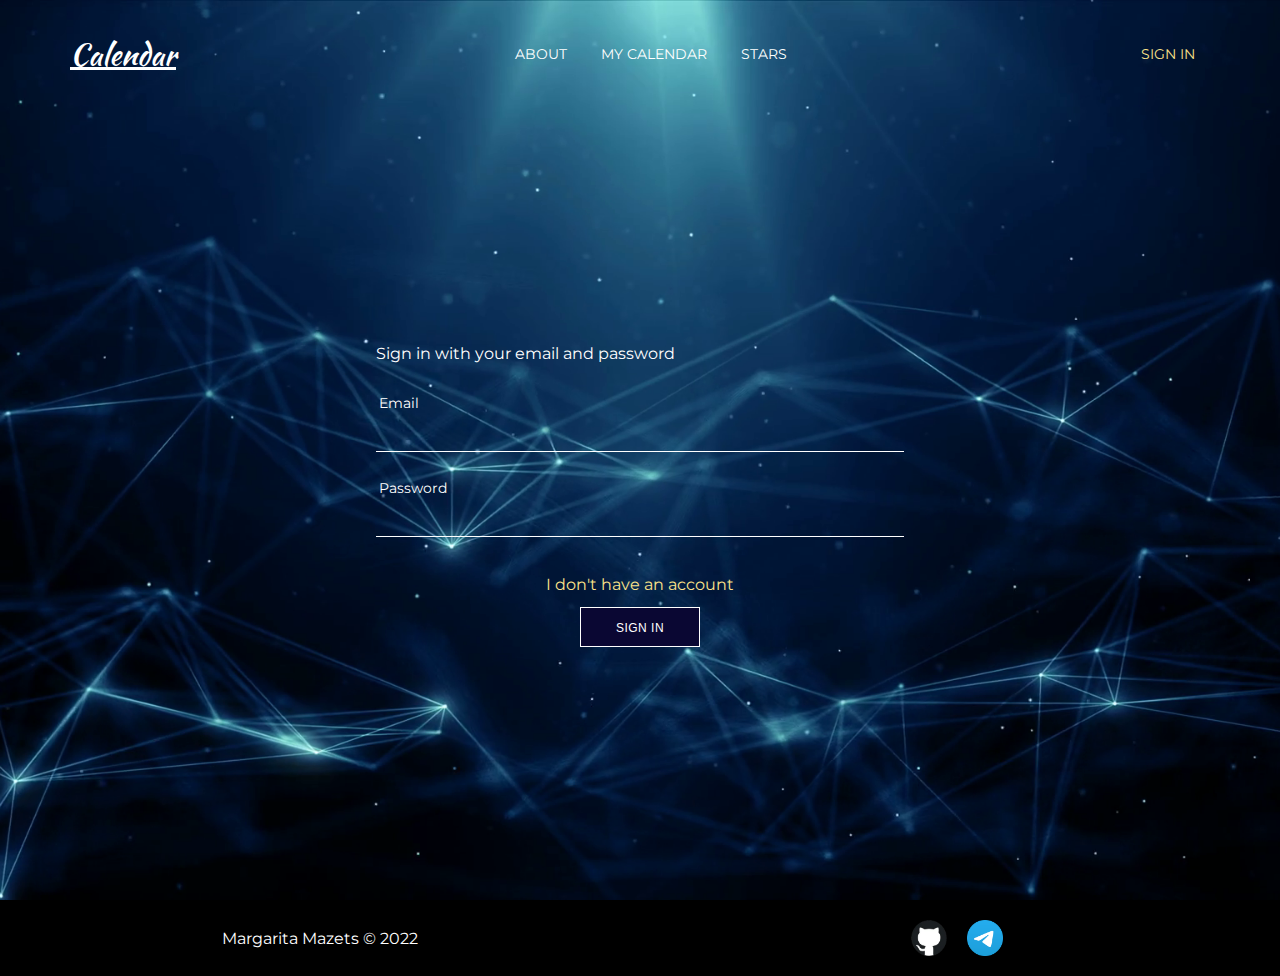
<file: logIn.html>
<!DOCTYPE html>
<html lang="en">
<head>
    <meta charset="UTF-8">
    <link rel="stylesheet" href="assets/css/style.css">
    <link href="https://fonts.googleapis.com/css2?family=Kaushan+Script&family=Montserrat:wght@100;400;700&display=swap" rel="stylesheet">
    <title>Calendar</title>
</head>
<body>
	<header class="header">
		<div class="container">
			<div class="header_inner">	
				<a href="index.html" class="header_logo">Calendar</a>			
				<nav class="nav">
					<a class="nav_link" href="about.html">About</a>
					<a class="nav_link" href="index.html">My calendar</a>
					<a class="nav_link" href="stars.html">Stars</a>
				</nav>
				<div class="header_signin">
					<a class="nav_link active" href="logIn.html">Sign in</a>
				</div>
			</div>
		</div>
	</header>
	<div class="intro">
		<div class="container">
			<div class="intro_inner">
				<main>
					<div class="sign_in">
						<span>Sign in with your email and password</span>
						<form>
							<div class="group">
								<label class="form-input-label">Email</label>
								<input class="form-input" name='email'type='email' required/>	
							</div>
							<div class="group">
								<label class="form-input-label">Password</label>
								<input class="form-input" name='password' type='password' required/>	
							</div>
							<span><a href="signUp.html" class="sign-mini-text">I don't have an account</a></span>
							<div class="buttons">
								<button type="submit" class="custom-button">SIGN IN</button>
							</div>
						</form>
					</div>
				</main>
			</div>
		</div>
	</div>
	<footer>
		<div class="footer">
			<div class="footer-content">
				<p class="copyright">Margarita Mazets © 2022</p>
				<nav class="options">
					<a href="https://github.com/rita-mazets"><img src="assets/images/github.png" alt="github logo" class="link-icon"></a>
					<a href="https://t.me/mmmska_k"><img src="assets/images/telegram.png" alt="telegram logo" class="link-icon" style="margin-right: 45px;"></a>
				</nav>
			</div>
		</div>
	<footer>
</body>
</html>
</file>
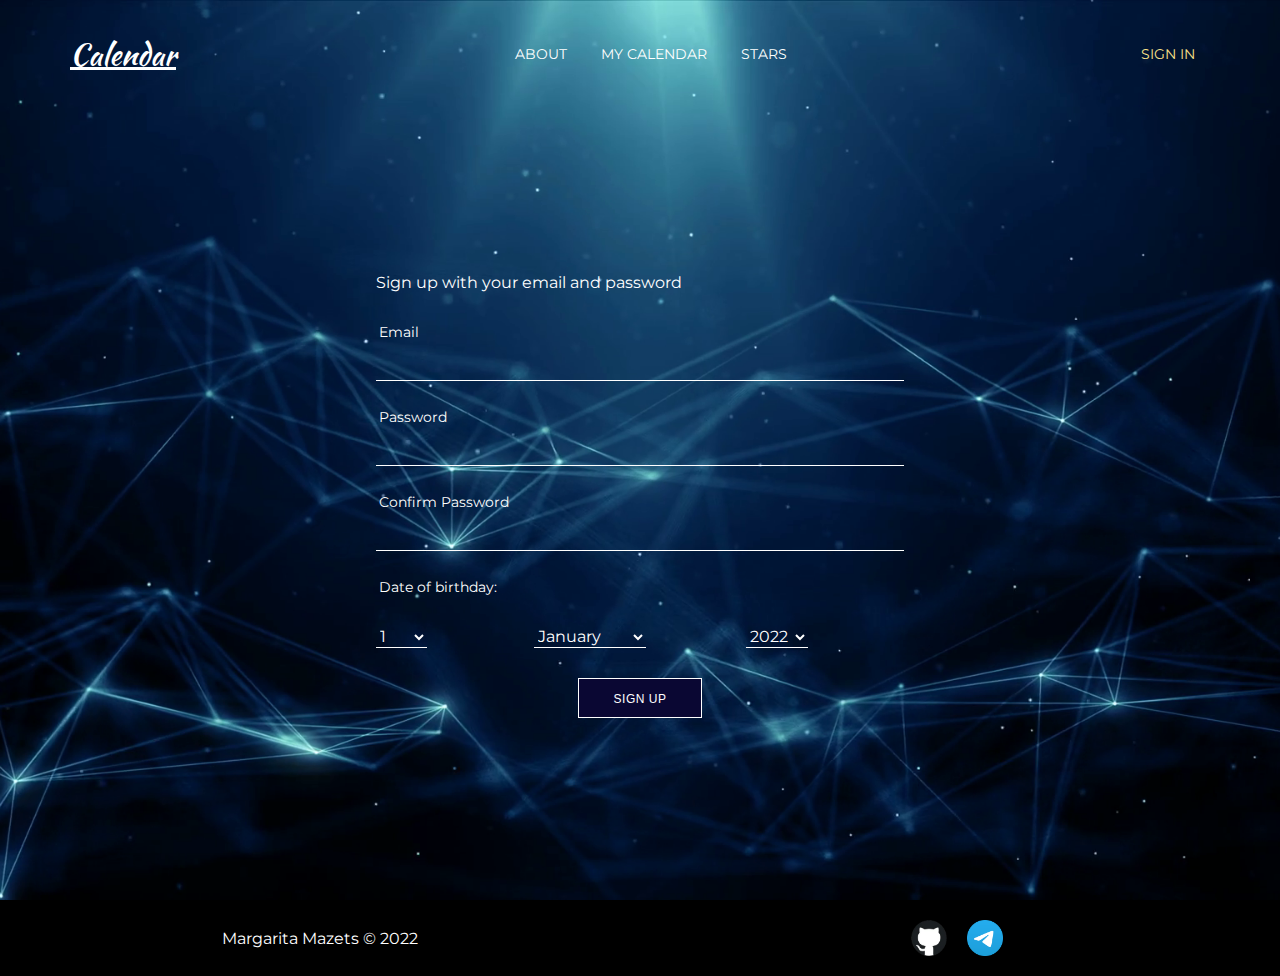
<file: signUp.html>
<!DOCTYPE html>
<html lang="en">
<head>
    <meta charset="UTF-8">
    <link rel="stylesheet" href="assets/css/style.css">
    <link href="https://fonts.googleapis.com/css2?family=Kaushan+Script&family=Montserrat:wght@100;400;700&display=swap" rel="stylesheet">
    <title>Calendar</title>
</head>
<body>
	<header class="header">
		<div class="container">
			<div class="header_inner">	
				<a href="index.html" class="header_logo">Calendar</a>			
				<nav class="nav">
					<a class="nav_link" href="about.html">About</a>
					<a class="nav_link" href="index.html">My calendar</a>
					<a class="nav_link" href="stars.html">Stars</a>
				</nav>
				<div class="header_signin">
					<a class="nav_link active" href="logIn.html">Sign in</a>
				</div>
			</div>
		</div>
	</header>
	<div class="intro">
		<div class="container">
			<div class="intro_inner">
				<main>
					<div class="sign_in">
						<span>Sign up with your email and password</span>
						<form>
							<div class="group">
								<label class="form-input-label">Email</label>
								<input class="form-input" name='email'type='email' required/>	
							</div>
							<div class="group">
								<label class="form-input-label">Password</label>
								<input class="form-input" name='password' type='password' required/>	
							</div>
                            <div class="group">
								<label class="form-input-label">Confirm Password</label>
								<input class="form-input" name='password' type='password' required/>	
							</div>
                            <div class="group">
								<label class="form-input-label">Date of birthday:</label>
								<div class="form-block-select" style="width: 30%;">
									<select id="sdate-day" class="form-select">
										<option value="0" id="day" disabled>Day</option>
										<option value="1">1</option>
										<option value="2">2</option>
										<option value="3">3</option>
										<option value="4">4</option>
										<option value="5">5</option>
										<option value="6">6</option>
										<option value="7">7</option>
										<option value="8">8</option>
										<option value="9">9</option>
										<option value="10">10</option>
										<option value="11">11</option>
										<option value="12">12</option>
										<option value="13">13</option>
										<option value="14">14</option>
										<option value="15">15</option>
										<option value="16">16</option>
										<option value="17">17</option>
										<option value="18">18</option>
										<option value="19">19</option>
										<option value="20">20</option>
										<option value="21">21</option>
										<option value="22">22</option>
										<option value="23">23</option>
										<option value="24">24</option>
										<option value="25">25</option>
										<option value="26">26</option>
										<option value="27">27</option>
										<option value="28">28</option>
										<option value="29">29</option>
										<option value="30">30</option>
										<option value="31">31</option>
									</select>
                                </div>
                                <div class="form-block-select" style="width: 40%;">
									<select id="sdate-month" class="form-select">
										<option value="0" id="month" disabled>Month</option>
										<option value="1">January</option>
										<option value="2">February </option>
										<option value="3">March </option>
										<option value="4">April </option>
										<option value="5">May </option>
										<option value="6">June </option>
										<option value="7">July</option>
										<option value="8">August </option>
										<option value="9">September </option>
										<option value="10">October </option>
										<option value="11">November </option>
										<option value="12">December </option>
									</select>
                                </div>
                                <div  class="form-block-select" style="width: 30%; float:right;">
									<select id="sdate-year" class="form-select" >
										<option value="0" id="year" disabled>Year</option>
										<option value="2022">2022</option>
										<option value="2021">2021</option>
										<option value="2020">2020</option>
										<option value="2019">2019</option>
										<option value="2018">2018</option>
										<option value="2017">2017</option>
										<option value="2016">2016</option>
										<option value="2015">2015</option>
										<option value="2014">2014</option>
										<option value="2013">2013</option>
										<option value="2012">2012</option>
										<option value="2011">2011</option>
										<option value="2010">2010</option>
										<option value="2009">2009</option>
										<option value="2008">2008</option>
										<option value="2007">2007</option>
										<option value="2006">2006</option>
										<option value="2005">2005</option>
										<option value="2004">2004</option>
										<option value="2003">2003</option>
										<option value="2002">2002</option>
										<option value="2001">2001</option>
										<option value="2000">2000</option>
										<option value="1999">1999</option>
										<option value="1998">1998</option>
										<option value="1997">1997</option>
										<option value="1996">1996</option>
										<option value="1995">1995</option>
										<option value="1994">1994</option>
										<option value="1993">1993</option>
										<option value="1992">1992</option>
										<option value="1991">1991</option>
										<option value="1990">1990</option>
										<option value="1989">1989</option>
										<option value="1988">1988</option>
										<option value="1987">1987</option>
										<option value="1986">1986</option>
										<option value="1985">1985</option>
										<option value="1984">1984</option>
										<option value="1983">1983</option>
										<option value="1982">1982</option>
										<option value="1981">1981</option>
										<option value="1980">1980</option>
										<option value="1989">1979</option>
										<option value="1988">1978</option>
										<option value="1987">1977</option>
										<option value="1986">1976</option>
										<option value="1985">1975</option>
										<option value="1984">1974</option>
										<option value="1983">1973</option>
										<option value="1982">1972</option>
										<option value="1981">1971</option>
										<option value="1980">1970</option>
										<option value="1989">1969</option>
										<option value="1988">1968</option>
										<option value="1987">1967</option>
										<option value="1986">1966</option>
										<option value="1985">1965</option>
										<option value="1984">1964</option>
										<option value="1983">1963</option>
										<option value="1982">1962</option>
										<option value="1981">1961</option>
										<option value="1980">1960</option>
										<option value="1989">1959</option>
										<option value="1988">1958</option>
										<option value="1987">1957</option>
										<option value="1986">1956</option>
										<option value="1985">1955</option>
										<option value="1984">1954</option>
										<option value="1983">1953</option>
										<option value="1982">1952</option>
										<option value="1981">1951</option>
										<option value="1980">1950</option>
									</select>
                                </div>
							</div>
                            <div class="buttons" style="margin-top: 40px;">
								<button type="submit" class="custom-button">SIGN UP</button>
                            </div>
						</form>
					</div>
				</main>
			</div>
		</div>
	</div>
	<footer>
		<div class="footer">
			<div class="footer-content">
				<p class="copyright">Margarita Mazets © 2022</p>
				<nav class="options">
					<a href="https://github.com/rita-mazets"><img src="assets/images/github.png" alt="github logo" class="link-icon"></a>
					<a href="https://t.me/mmmska_k"><img src="assets/images/telegram.png" alt="telegram logo" class="link-icon" style="margin-right: 45px;"></a>
				</nav>
			</div>
		</div>
	<footer>
</body>
</html>
</file>
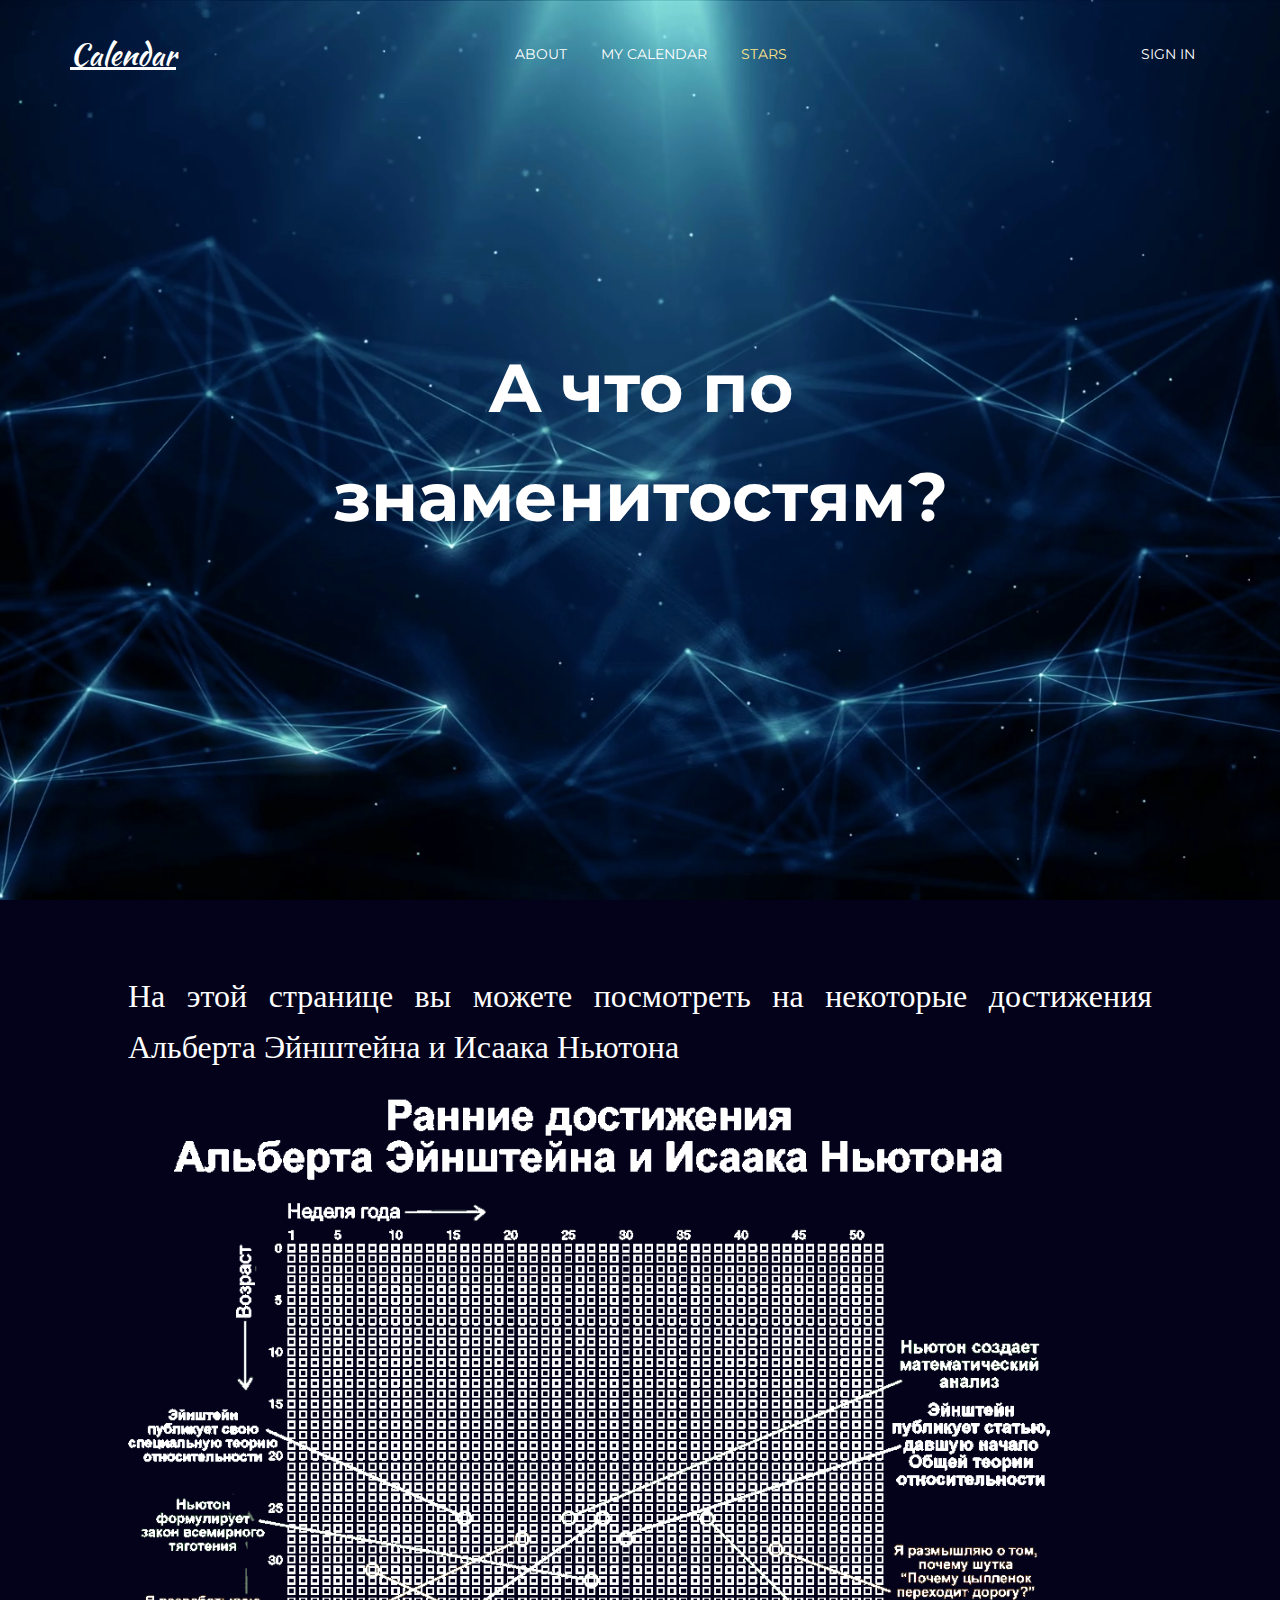
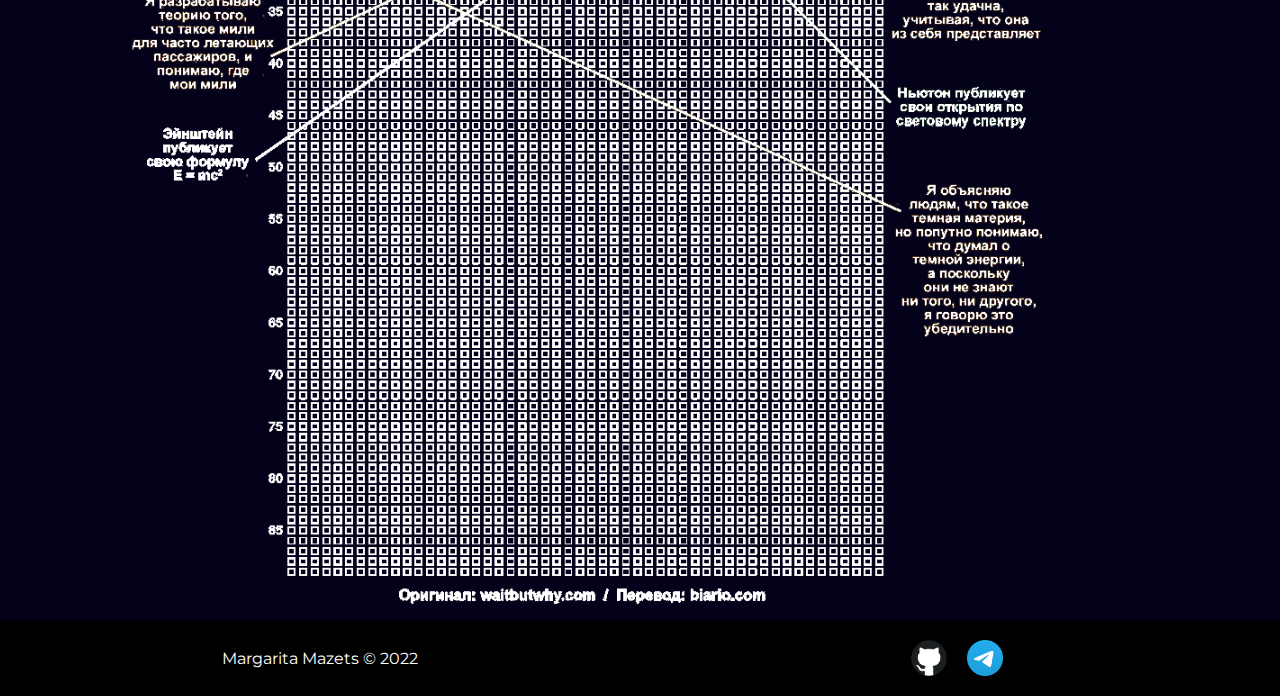
<file: stars.html>
<!DOCTYPE html>
<html lang="en">
<head>
    <meta charset="UTF-8">
    <link rel="stylesheet" href="assets/css/style.css">
    <link href="https://fonts.googleapis.com/css2?family=Kaushan+Script&family=Montserrat:wght@100;400;700&display=swap" rel="stylesheet">
    <title>Calendar</title>
</head>
<body class="color">
	<header class="header">
		<div class="container">
			<div class="header_inner">	
				<a href="index.html" class="header_logo">Calendar</a>				
				<nav class="nav">
					<a class="nav_link" href="about.html">About</a>
					<a class="nav_link" href="index.html">My calendar</a>
					<a class="nav_link active" href="stars.html">Stars</a>
				</nav>
				<div class="header_signin">
					<a class="nav_link " href="logIn.html">Sign in</a>
				</div>
			</div>
		</div>
	</header>
	<div class="intro">
		<div class="container">
			<div class="intro_inner">
				<h2 class="intro_suptitle" style="font-family: 'Montserrat', sans-serif;">А что по знаменитостям?</h2>
			</div>
		</div>
	</div>
	<main>
		<article>
			<div class="article_container">
				<p class="intro_littletitle">На этой странице вы можете посмотреть на некоторые достижения Альберта Эйнштейна и Исаака Ньютона</p>
				<img src="assets/images/starsa.png" alt="stars calendar" title="" width="90%"><br>
			</div>	
		</article>
	</main>
	<footer>
		<div class="footer">
			<div class="footer-content">
				<p class="copyright">Margarita Mazets © 2022</p>
				<nav class="options">
					<a href="https://github.com/rita-mazets"><img src="assets/images/github.png" alt="github logo" class="link-icon"></a>
					<a href="https://t.me/mmmska_k"><img src="assets/images/telegram.png" alt="telegram logo" class="link-icon" style="margin-right: 45px;"></a>
				</nav>
			</div>
		</div>
	</footer>
</body>
</html>
</file>
<file: assets/css/style.css>
body{
    margin: 0;
    font-family: 'Montserrat', sans-serif;
    line-height: 1.6;
    font-size: 15px;
    color: #333;
}

*,
*before,
*after
{
    box-sizing: border-box;
}

h1, h2, h3, h4,h5,h6{
    margin: 0;
}

h3{
	text-align: center;
}

dl{
	margin-top: 50px;
}

video{
	width: 100%;
}

.wrapper{
	min-height: 100%;
	overflow: hidden;	
	display: flex;
	flex-direction: column;
}

/* Container */
.container{
    width:100%;
    max-width: 1200px;
    margin: 0 auto;
}

/*HEADER--------------------------------------------------------------*/
/*.header{
	position: absolute;
	width: 100%;
	left: 0;
	top: 0;
	z-index:50;	
}

.header_container{
	display: flex;
	min-height: 104px;
	align-items: center;
}

@media(max-width: 479px)
{
	.header_container{
		min-height: 85px;
	}	
}

.header_logo{
	font-size: 24px;
	font-weight: 700;
	color: inherit;
}

.header_signin
{
    margin-left: 20px;
    float: right;
	margin-left: 30%;
}

.header_menu{
	margin: 0px 0px 0px 133px;
	padding: 5px 0px;
}

@media(max-width: 992px)
{
	.header_menu{
		margin: 0px 0px 0px 80px;
	}	
}

@media(max-width: 767px)
{
	.header_menu{
		margin: 0px 0px 0px 60px;
	}	
}
@media(max-width: 479px)
{
	.header_menu{
		margin: 0px 0px 0px 20px;
	}	
}

.menu_list{
	display: flex;
	flex-wrap: wrap;
}

.menu_item{
	margin: 0px 21px 0px 0px;
}

.menu_link{
	color: #737373;
	font-weight: 600;
	line-height: calc(24/14*100%);


    display: inline-block;
	vertical-align: top;
    position: relative;
    transition:color 0.2s linear;
}

.menu_link.active{
	color: #fce38a;	
}

.menu_link:hover{
	color: #fce38a;	
}

@media(max-width: 479px)
{
	.menu_link{
		font-size: 18px;
	}	
}*/

/* Intro*/
.intro{
	display: flex;
	flex-direction: column;
	justify-content: center;
    width: 100%;
    height: 100vh;

    background: url("../images/2.png") center no-repeat;
    -webkit-background-size: cover;
    background-size: cover;
}

.intro_title{
	font-size: 130px;
	font-weight: 700px;
	text-transform: uppercase;
	line-height: 1;
	color:#fff;
}



.intro_suptitle{
	margin-bottom: 15px;
	color: #fff;
	font-size: 68px;
	font-family: 'Kaushan Script', cursive;
}

.intro_littletitle{
	margin-bottom: 15px;
	color: #fff;
	font-size: 32px;
	font-family: 'Kaushan Script';
}

.intro_inner{
	width: 100%;
	max-width: 880px;
	margin: 0 auto;
	
	text-align: center;
}

/* Header*/
.header{
	width: 100%;
	position: absolute;
	top:0;
	left:0;
	right: 0;
	z-index: 1000;
	padding-top: 30px;
}

.header_inner{
	display: flex;
	justify-content: space-between;
	align-items: center;
	padding-left: 30px;
}

.header_logo{
	font-size: 30px;
	font-weight: 700px;
	color:#fff;
	font-family: 'Kaushan Script';
}

.header_signin
{
    float: right;
	padding-right: 30px;
	font-size: 14px;
	text-transform: uppercase;
}

/*Nav*/
.nav{
	font-size: 14px;
	text-transform: uppercase;
}

.nav_link{
	display: inline-block;
	vertical-align: top;
	margin: 0 15px;
	position: relative;
	
	color:#fff;
	text-decoration: none;
	
	transition:color 0.2s linear;
}

.nav_link.active{
	color: #fce38a;	
}

.nav_link:after{
	content:"";
	display:block;
	width:100%;
	height: 3px;
	
	background-color: #fce38a;
	top:100%;
	left: 0;
	z-index: 1;
	opacity: 0;
	
	position: absolute;
	transition: opacity 0.1s linear;
}

.nav_link:hover{
	color: #fce38a;	
}

.nav_link:hover:after
.nav_link.active:after{
	opacity: 1;
}

/*Button*/
.btn{
	display: inline-block;
	vertical-align: top;
	padding: 8px 30px;
	
	border: 3px solid #fff;
	
	font-size:  14px;
	font-weight: 700;
	color: #fff;
	text-transform: uppercase;
	text-decoration: none;
	transition: back .1s linear, color .1s linear;
}

.btn:hover{
	background-color: #fff;
	color: #fce38a;
}

h3
{
	font-size: 36px;
	font-weight: 200px;
	text-transform: uppercase;
	line-height: 1;
}

.article_container
{
    width:80%;
    margin: 0 auto;
	font-family: 'Kaushan Script';
	font-size: 20px;
	margin-top: 70px;
	text-align: justify;
	
}

main .article_container
{
	width:80%;
}

.button_container
{
    width:100%;
	max-width: 1200px;
    margin: 30px 10%;
	align-items:center;
}

.buttons{
	display: block;
}

.article_container .buttons{
	text-align: center;
}

.accesmant .buttons {
	display: flex;
	justify-content: flex-start;
  }
  
  .accesmant .buttons .custom-button {
	margin-right: 30px;
	float:left;
  }

/*SignIn-------------------------------------------------------------------------------------------*/
.sign_in {
	padding-top: 10%;
	width: 60%;
	display: flex;
	flex-direction: column;
	vertical-align: middle;
	margin-left: auto;
	margin-right: auto;
}

.sign_in span {
	color: #fff;
	font-family: 'Montserrat', sans-serif;
	font-size: 16px;
	text-align: left;
}

.sign-mini-text{
	vertical-align: top;
	position: relative;
	
	color: #fce38a;
	text-decoration: none;
	text-align: left;
	left: 0px;
	top: -10px;
}

.group {
position: relative;
margin: 25px 0;
}

.form-input {
	background: none;
	color: white;
	font-size: 16px;
	padding: 10px 10px 10px 5px;
	display: block;
	width: 100%;
	border: none;
	border-radius: 0;
	border-bottom: 1px solid white;
	margin: 45px 0;
	font-family: 'Montserrat', sans-serif;
	overflow: hidden;
}

.form-block-select {
	display: inline;
	margin: 30px 0;
	float: left;
	overflow: hidden;
	
}

.form-select{
	border: none;
	border-radius: 0;
	border-bottom: 1px solid white;
	background: none;
	color: white;
	font-family: 'Montserrat', sans-serif;
	font-size: 16px;
	float:left;
}

.form-input:focus {
	outline: none;
}

input[type='password'] {
	letter-spacing: 0.3rem;
}

.form-input-label {
	color: white;
	font-size: 14px;
	font-weight: normal;
	position: absolute;
	pointer-events: none;
	top: -20px;
	left: 3px;
	transition: 300ms ease all;
	padding-bottom: 10px;
}

.custom-button {
	min-width: 100px;
	width: auto;
	height: 40px;
	letter-spacing: 0.5px;
	line-height: 40px;
	padding: 0 35px 0 35px;
	font-size: 12px;
	background-color: rgb(10, 7, 51);
	color: white;
	text-transform: uppercase;
	border: solid;
	border-width: 1px;
	cursor: pointer;
	display: flex;
	justify-content: center;
	border-color: #fff;
	margin-left: auto;
	margin-right: auto;
  }

  /*footer-------------------------------------------------------------------*/
  .footer {
	background-color:#ffffff;
	color:#4b4c4d;
  }

  .options {
	width: 50%;
	height: 100%;
	display: flex;
	align-items: center;
	justify-content: flex-end;
  }
  .footer-content {
	width: 100%;
	position: absolute;
	display: flex;
	justify-content: center;
	background-color: black;
	color: white;
	padding:10px 0;
  }

  .link-icon {
	width: 56px;
	height: 56px;
	padding: 10px 10px;
	display: flex;
	align-items: center;
	justify-content: flex-end;
  }
  
  .copyright {
	margin-top:16px;
	margin-bottom: 5px;
	text-align:center;
	font-size:16px;
	color:#fff;
  }
/*--------------------------------------------------------*/
option{
	background-color: black;
	color: white;
}

/*img--------------------------------------------------*/
.center-pic{
	text-align:center;
	}

.color{
	background-color: rgb(4, 2, 27);
	color: white;
}

.birth-block{
	font-family: 'Kaushan Script';
	margin-left: auto;
	margin-right: auto;
	font-size: 40px;
}

.colendar-button{
	width: 10px;
	height: 15px;
	background: white;
	margin: 0;
}

.colendar-button:hover{
	background: rgb(175, 189, 234);
}

.colendar-button-active{
	background: rgb(86, 102, 150);
}

.colendar-button-now{
	background: #fcdf02;
}

.colendar-buttons{
	display:inline-block;
	margin-right: 10px;
	position: relative;
	padding-top: -100px;
}


.life-grid {
	display: block;
	margin: 0px auto 30px auto;
	position: relative;
	overflow: visible;
	padding: 2px 0 0 2px;
}

.accesmant
{
	position: relative;
	margin: 10px auto;
	display: block;
}

.accesment-text
{
	text-align: left;
	margin: 30px auto;
}

.accesment-mood{
	justify-content: center;
}

.accesment-textarea{
	width: 100%;
	height: 200px;
	margin: 30px auto;
	border:#fff;
	border-width: 2px;
	border-style: solid;
	background-color: black ;
	color: white;
	font-family: 'Montserrat', sans-serif;
	font-size: 16px;
	
}

.photos{
	display: inline-block;
	justify-content: center;
}

.photo{
	float: left;
    margin: 0 0 0 2%; 
	width: 21%;
	border:#fff;
	border-width: 5px;
	border-style: solid;
}

.main-text{
	text-align: center;
	font-size: 40px;
}

.row{
	display: block;
}

.calendar-ten{
	display:inline;
	margin-right: 10px;
}

.small-container {
	width: 80%;
	display: flex;
	flex-direction: column;
	vertical-align: middle;
	margin-left: auto;
	margin-right: auto;
}

.accesmant-button{
	margin-bottom: 5%;

}

/*animation*/
*{box-sizing:border-box}
/*body {
  margin: 0;
  display: flex;
  justify-content: center;
  align-items: center;
  height: 100vh;
}*/
@keyframes loader {
  0% {transform:rotate(-45deg)}
  50%{transform:rotate(-135deg)}
  100%{transform:rotate(-225deg)}}
@keyframes span-1 {
  0% {transform:translate(0);}
  50%{transform:translate(-50px, 0);border-color:#EE4D68}
  100%{transform:translate(0);}}
@keyframes span-2 {
  0%{transform:translate(0);}
  50%{transform:translate(50px, 0);border-color:#875678}
  100%{transform:translate(0);}}
@keyframes span-3 {
  0%{transform:translate(0);}
  50%{transform:translate(0, -50px);border-color:#FF9900}
  100%{transform:translate(0);}}
@keyframes span-4 {
  0%{transform:translate(0);}
  50%{transform:translate(0, 50px);border-color:#00E4F6}
  100%{transform:translate(0);}}
.loader {
  width: 50px;
  height: 50px;
  position: relative;
  animation: loader 2s infinite ease-in-out;
}
.loader span {
  width: 50px;
  height: 50px;
  position: absolute;
  left: 0;
  top: 0;
  border: 4px solid #0B1B48;
}
.loader span:nth-child(1) {
  animation: span-1 2s ease-in-out infinite;
}
.loader span:nth-child(2) {
  animation: span-2 2s ease-in-out infinite;
}
.loader span:nth-child(3) {
  animation: span-3 2s ease-in-out infinite;
}
.loader span:nth-child(4) {
  animation: span-4 2s ease-in-out infinite;
}
</file>
